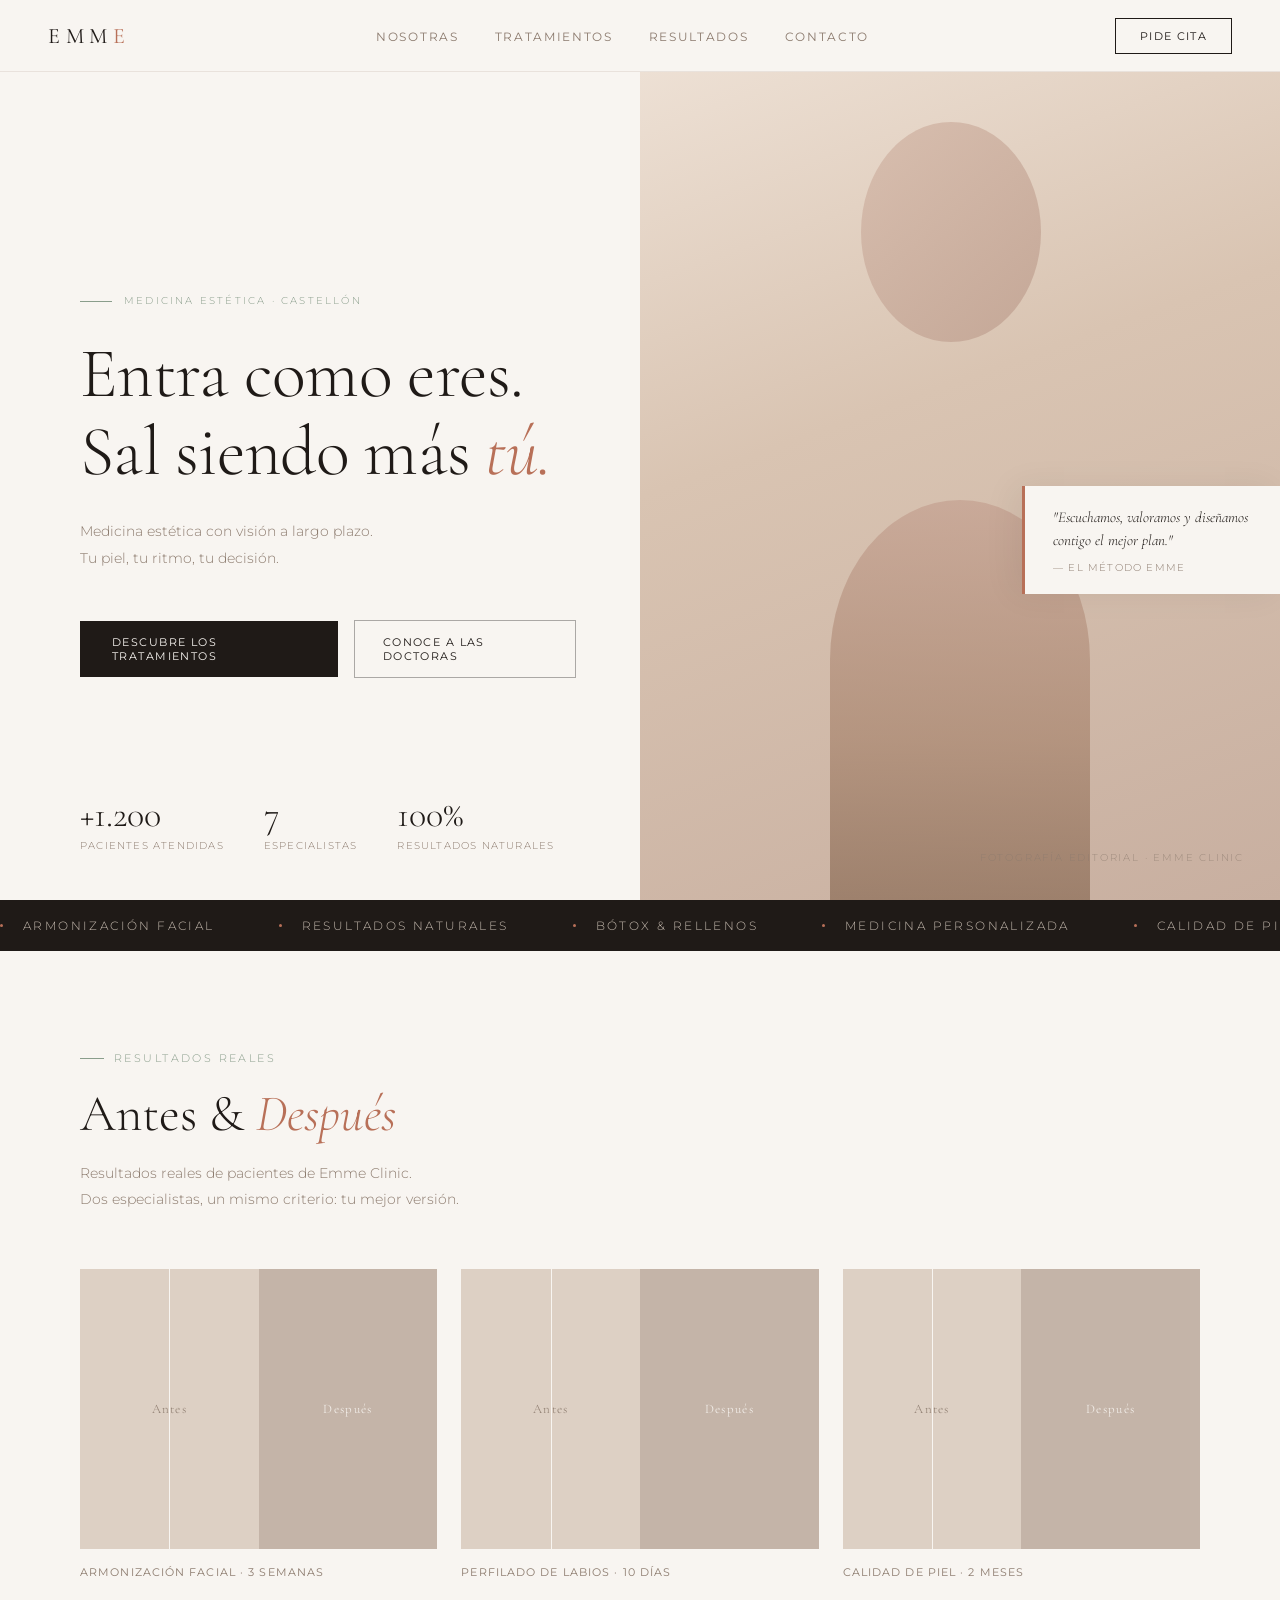
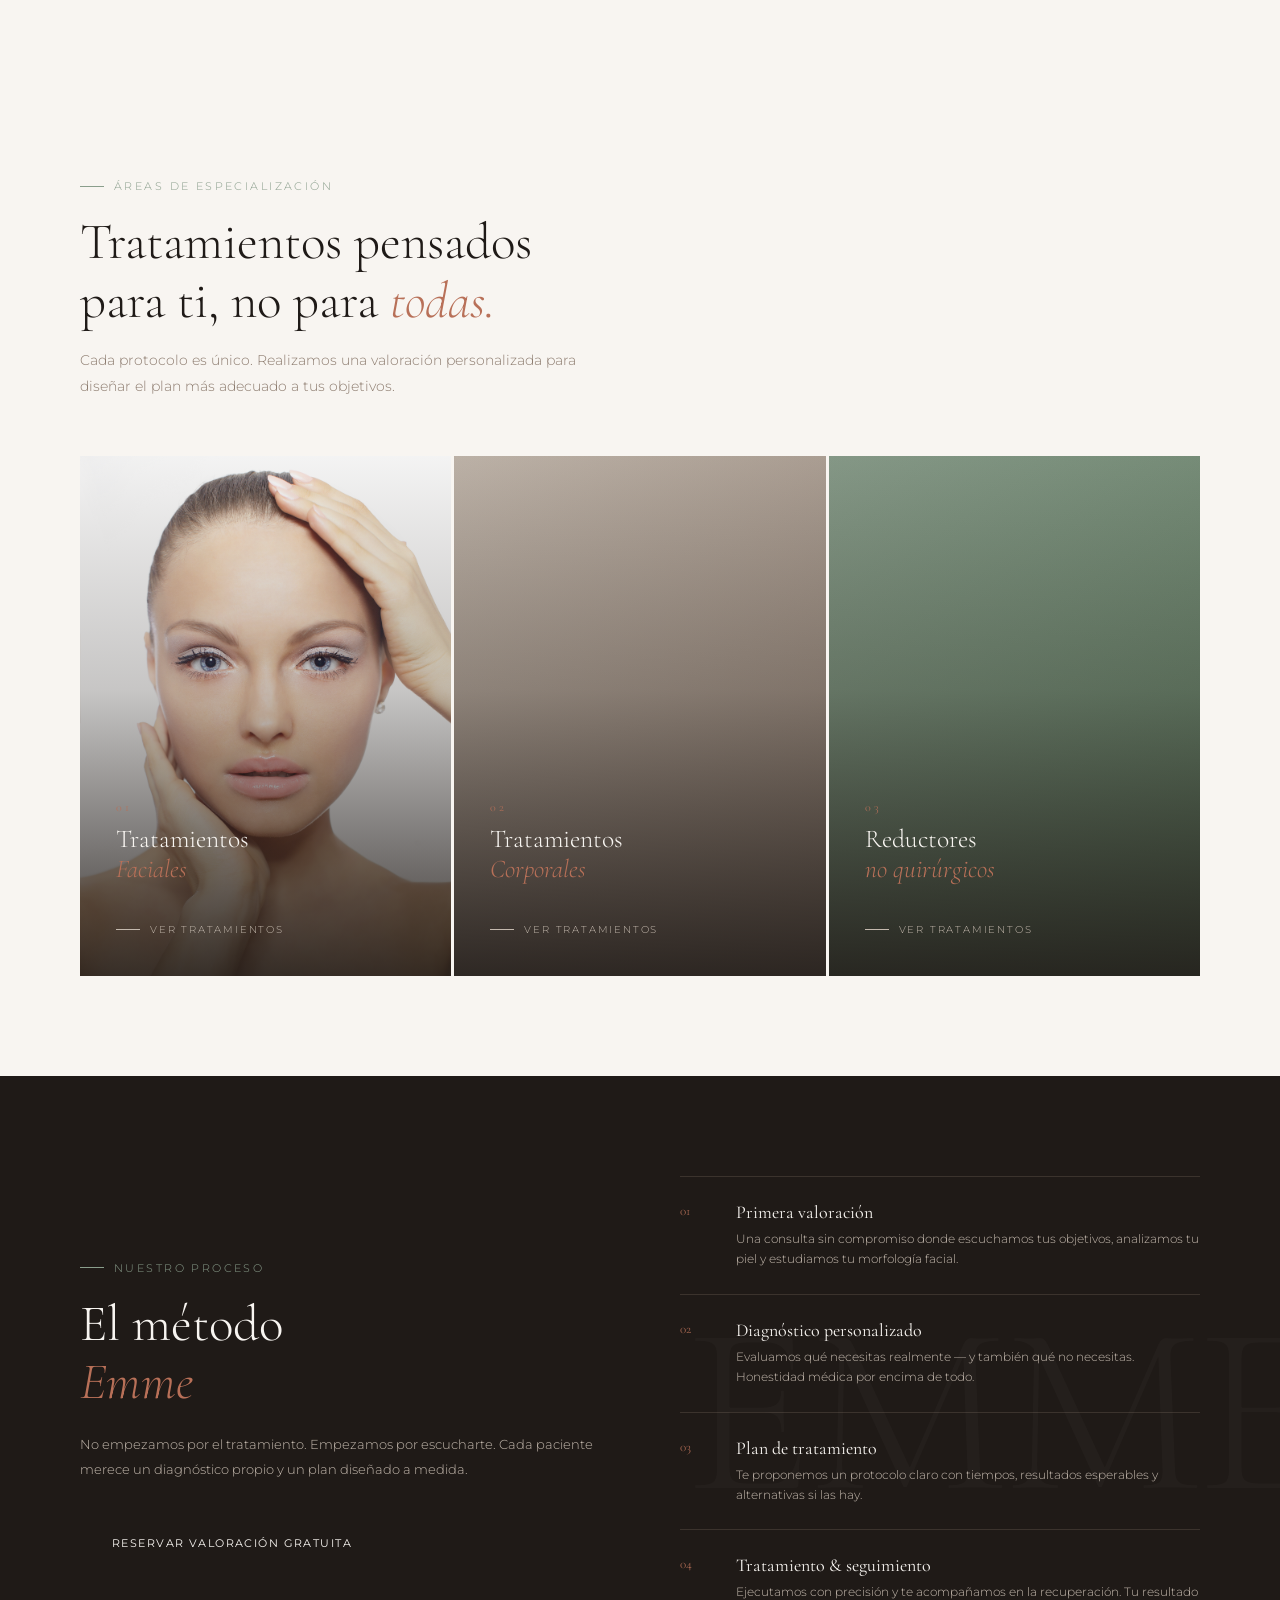
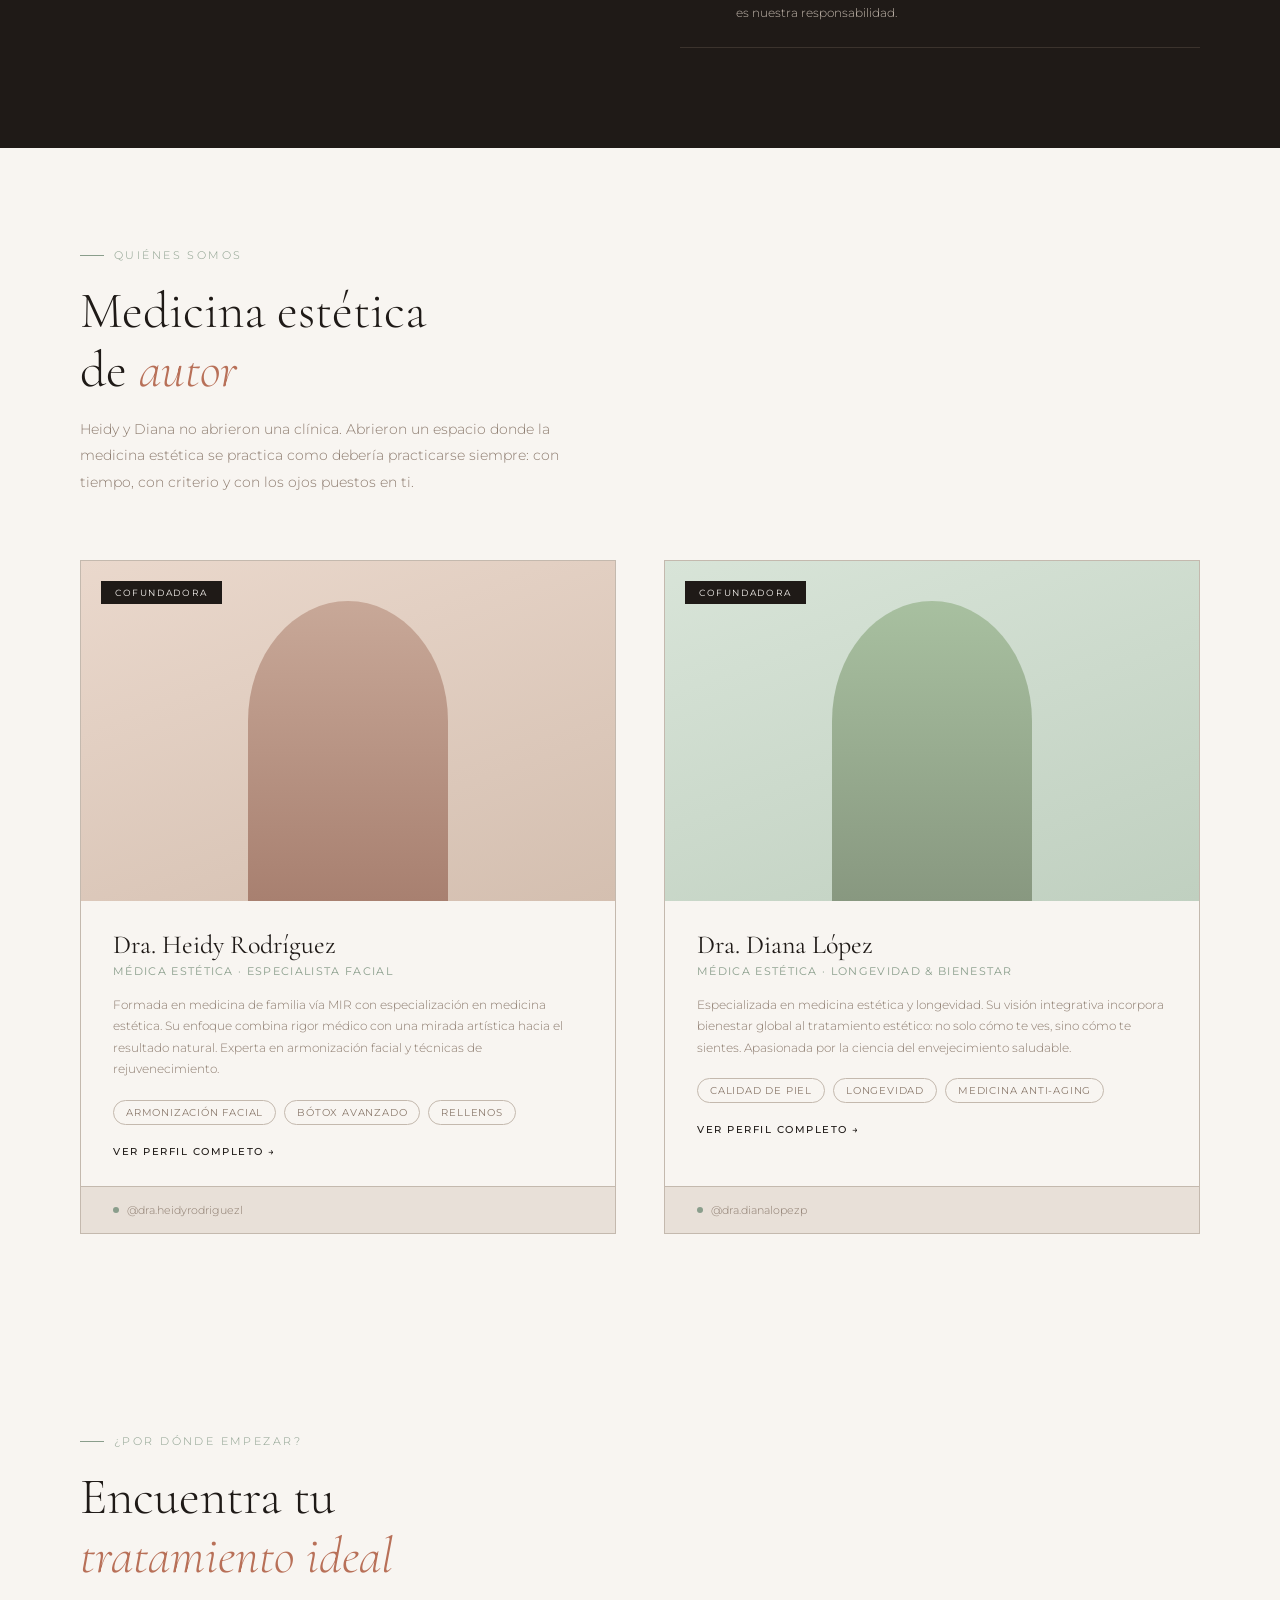
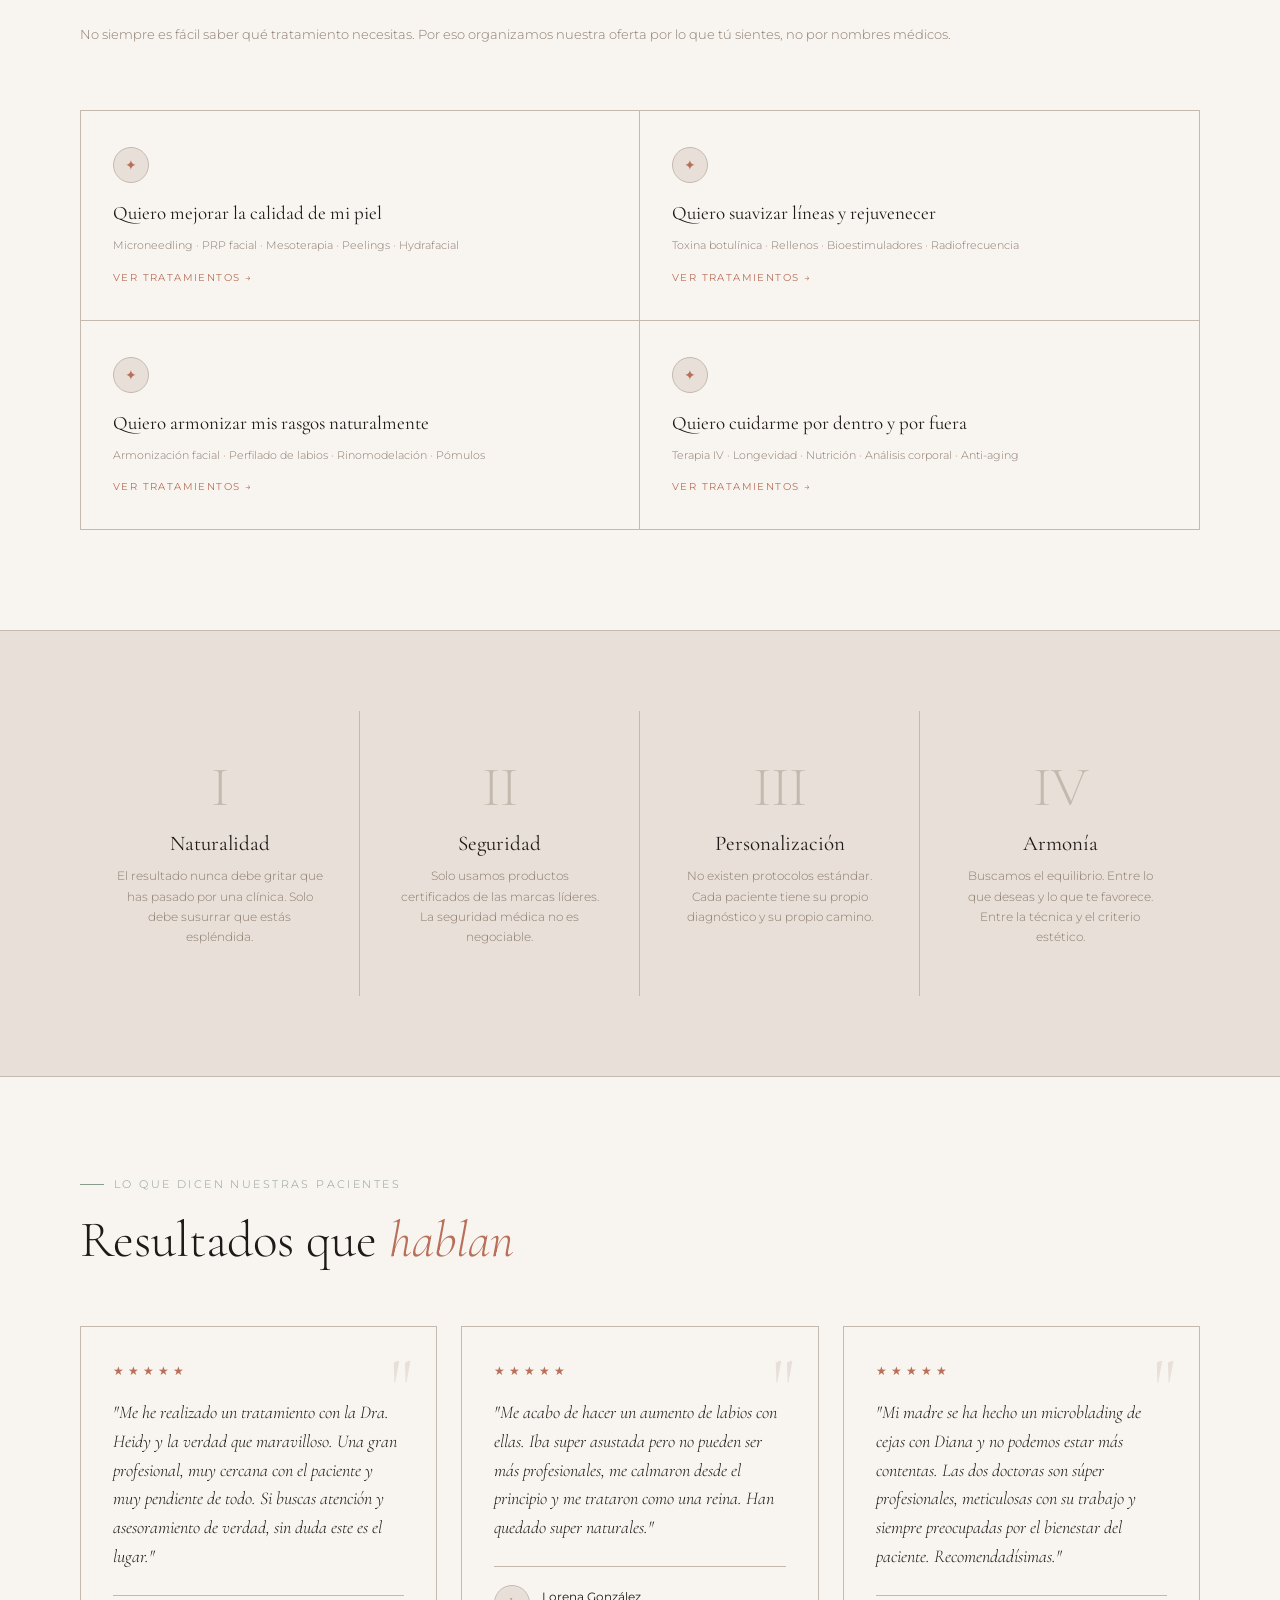
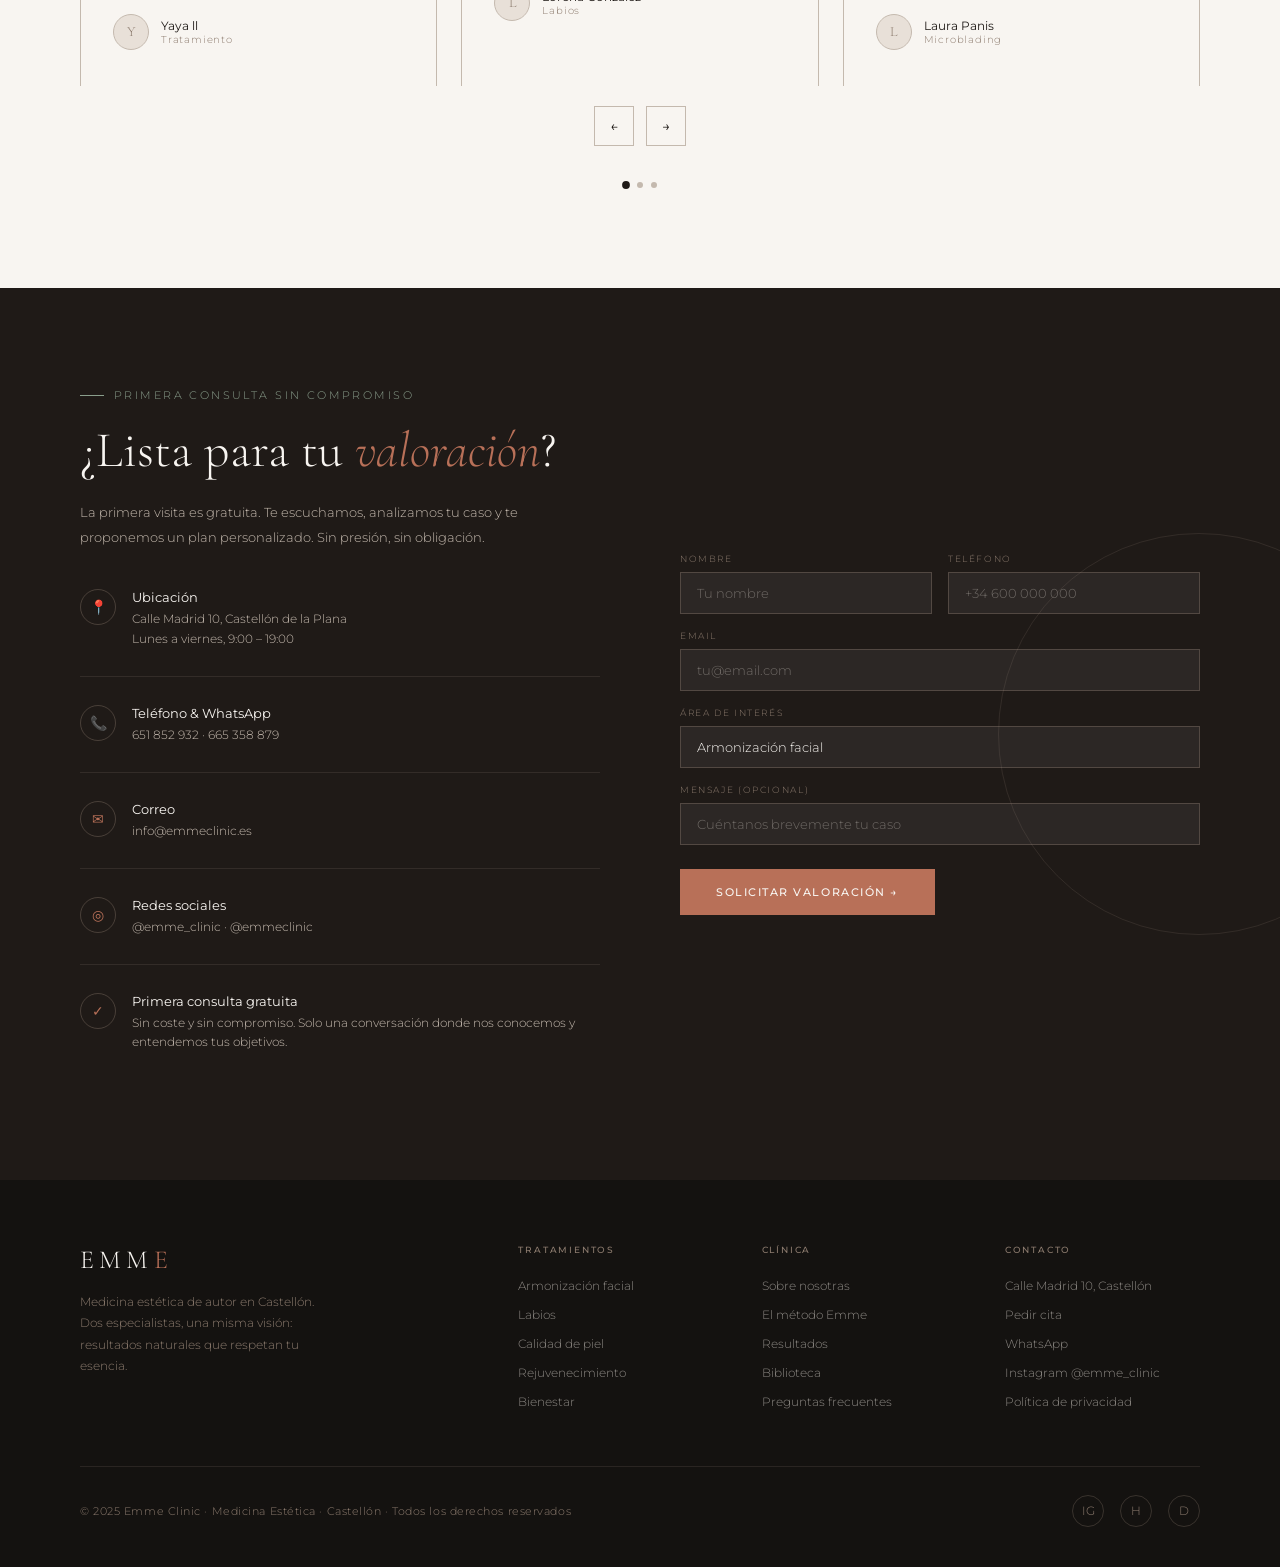
<file: index.html>
<!DOCTYPE html>
<html lang="es">
<head>
<meta charset="UTF-8">
<meta name="viewport" content="width=device-width, initial-scale=1.0">
<title>EMME CLINIC — Medicina Estética de Autor en Castellón de la Plana</title>
<meta name="description" content="Clínica de medicina estética en Castellón. Armonización facial, bótox, rellenos, calidad de piel y longevidad. Dra. Heidy Rodríguez y Dra. Diana López. Primera consulta gratuita.">
<meta name="keywords" content="clínica medicina estética Castellón, armonización facial Castellón, bótox Castellón, rellenos ácido hialurónico Castellón, microneedling Castellón, medicina estética natural Castellón">
<meta name="robots" content="index, follow">
<meta name="author" content="Emme Clinic">
<link rel="canonical" href="https://emmeclinic.es/">

<!-- Open Graph -->
<meta property="og:type" content="website">
<meta property="og:url" content="https://emmeclinic.es/">
<meta property="og:title" content="EMME CLINIC — Medicina Estética de Autor en Castellón">
<meta property="og:description" content="Medicina estética con criterio, escucha y resultados naturales. Armonización facial, bótox, calidad de piel y longevidad. Primera consulta gratuita en Castellón.">
<!-- TODO: Añadir imagen OG (1200x630px) -->
<meta property="og:image" content="https://emmeclinic.es/img/og-home.jpg">
<meta property="og:locale" content="es_ES">
<meta property="og:site_name" content="Emme Clinic">

<!-- Twitter Card -->
<meta name="twitter:card" content="summary_large_image">
<meta name="twitter:title" content="EMME CLINIC — Medicina Estética de Autor en Castellón">
<meta name="twitter:description" content="Medicina estética con criterio, escucha y resultados naturales. Primera consulta gratuita.">
<!-- TODO: Añadir imagen Twitter -->
<meta name="twitter:image" content="https://emmeclinic.es/img/og-home.jpg">

<!-- Schema.org: MedicalClinic -->
<script type="application/ld+json">
{
  "@context": "https://schema.org",
  "@type": "MedicalClinic",
  "name": "Emme Clinic",
  "description": "Clínica de medicina estética de autor en Castellón de la Plana. Armonización facial, bótox, rellenos, calidad de piel, tratamientos corporales y medicina de longevidad.",
  "url": "https://emmeclinic.es",
  "telephone": "+34600000000",
  "address": {
    "@type": "PostalAddress",
    "streetAddress": "Calle Madrid 10",
    "addressLocality": "Castellón de la Plana",
    "addressRegion": "Comunidad Valenciana",
    "postalCode": "12001",
    "addressCountry": "ES"
  },
  "geo": {
    "@type": "GeoCoordinates",
    "latitude": "39.9864",
    "longitude": "-0.0513"
  },
  "openingHoursSpecification": [
    {
      "@type": "OpeningHoursSpecification",
      "dayOfWeek": ["Monday","Tuesday","Wednesday","Thursday","Friday"],
      "opens": "09:00",
      "closes": "19:00"
    }
  ],
  "sameAs": [
    "https://www.instagram.com/emme_clinic/"
  ],
  "medicalSpecialty": "Aesthetic Medicine",
  "availableService": [
    {"@type": "MedicalProcedure", "name": "Armonización facial"},
    {"@type": "MedicalProcedure", "name": "Toxina botulínica (Bótox)"},
    {"@type": "MedicalProcedure", "name": "Rellenos de ácido hialurónico"},
    {"@type": "MedicalProcedure", "name": "Microneedling"},
    {"@type": "MedicalProcedure", "name": "PRP facial"},
    {"@type": "MedicalProcedure", "name": "Mesoterapia facial"},
    {"@type": "MedicalProcedure", "name": "Terapia IV vitamínica"},
    {"@type": "MedicalProcedure", "name": "Depilación láser"}
  ]
}
</script>

<!-- Schema.org: Physicians -->
<script type="application/ld+json">
[
  {
    "@context": "https://schema.org",
    "@type": "Physician",
    "name": "Dra. Heidy Rodríguez",
    "description": "Especialista en armonización facial, bótox avanzado y rellenos. Formación en medicina de familia vía MIR con especialización en medicina estética.",
    "worksFor": {"@type": "MedicalClinic", "name": "Emme Clinic"},
    "sameAs": ["https://www.instagram.com/dra.heidyrodriguezl/"],
    "medicalSpecialty": "Aesthetic Medicine"
  },
  {
    "@context": "https://schema.org",
    "@type": "Physician",
    "name": "Dra. Diana López",
    "description": "Especialista en calidad de piel, longevidad y medicina anti-aging. Enfoque integrativo que combina estética y bienestar global.",
    "worksFor": {"@type": "MedicalClinic", "name": "Emme Clinic"},
    "sameAs": ["https://www.instagram.com/dra.dianalopezp/"],
    "medicalSpecialty": "Aesthetic Medicine"
  }
]
</script>
<link href="https://fonts.googleapis.com/css2?family=Cormorant+Garamond:ital,wght@0,300;0,400;0,500;1,300;1,400&family=Montserrat:wght@300;400;500;600&display=swap" rel="stylesheet">
<style>
  :root {
    --crema: #F8F5F1;
    --marfil: #E8E0D8;
    --arena: #C4B9AE;
    --topo: #8C7B6E;
    --salvia: #8A9E8C;
    --burdeos: #7A4A38;
    --carbon: #1F1A17;
    --blanco: #F8F5F1;
    --gold: #B87058;
    --font-display: 'Cormorant Garamond', serif;
    --font-body: 'Montserrat', sans-serif;
  }

  * { margin: 0; padding: 0; box-sizing: border-box; }

  html { scroll-behavior: smooth; }

  body {
    background: var(--blanco);
    color: var(--carbon);
    font-family: var(--font-body);
    font-weight: 300;
    overflow-x: hidden;
  }

  /* ─── NAV ─── */
  nav {
    position: fixed; top: 0; left: 0; right: 0; z-index: 100;
    display: flex; align-items: center; justify-content: space-between;
    padding: 0 48px;
    height: 72px;
    background: rgba(248, 245, 241, 0.92);
    backdrop-filter: blur(12px);
    border-bottom: 0.5px solid rgba(168,149,133,0.2);
  }

  .nav-logo {
    font-family: var(--font-display);
    font-size: 22px;
    font-weight: 400;
    letter-spacing: 0.25em;
    color: var(--carbon);
    text-decoration: none;
  }
  .nav-logo span { color: var(--gold); }

  .nav-links {
    display: flex; gap: 36px; list-style: none;
  }
  .nav-links a {
    font-size: 12px; letter-spacing: 0.14em; text-transform: uppercase;
    color: var(--topo); text-decoration: none; font-weight: 400;
    transition: color .25s;
  }
  .nav-links a:hover { color: var(--carbon); }

  .nav-cta {
    font-size: 11px; letter-spacing: 0.12em; text-transform: uppercase;
    padding: 10px 24px; border: 0.5px solid var(--carbon);
    background: transparent; color: var(--carbon); cursor: pointer;
    font-family: var(--font-body); font-weight: 400;
    transition: all .25s; text-decoration: none;
  }
  .nav-cta:hover { background: var(--carbon); color: var(--blanco); }

  /* ─── HERO ─── */
  .hero {
    height: 100vh; min-height: 700px;
    display: grid; grid-template-columns: 1fr 1fr;
    padding-top: 72px;
    position: relative;
    overflow: hidden;
  }

  .hero-left {
    display: flex; flex-direction: column; justify-content: center;
    padding: 80px 64px 80px 80px;
    position: relative; z-index: 2;
  }

  .hero-tag {
    font-size: 10px; letter-spacing: 0.22em; text-transform: uppercase;
    color: var(--salvia); margin-bottom: 28px;
    display: flex; align-items: center; gap: 12px;
  }
  .hero-tag::before {
    content: ''; display: block; width: 32px; height: 0.5px; background: var(--salvia);
  }

  .hero-title {
    font-family: var(--font-display);
    font-size: clamp(46px, 5.5vw, 72px);
    font-weight: 300; line-height: 1.1;
    color: var(--carbon); margin-bottom: 28px;
    letter-spacing: -0.01em;
  }
  .hero-title em {
    font-style: italic; color: var(--gold);
  }

  .hero-sub {
    font-size: 14px; color: var(--topo); line-height: 1.9;
    max-width: 380px; margin-bottom: 48px; font-weight: 300;
  }

  .hero-actions { display: flex; gap: 16px; align-items: center; }

  .btn-primary {
    font-size: 11px; letter-spacing: 0.13em; text-transform: uppercase;
    padding: 14px 32px; background: var(--carbon); color: var(--blanco);
    border: none; cursor: pointer; font-family: var(--font-body);
    font-weight: 400; transition: all .3s; text-decoration: none; display: inline-block;
  }
  .btn-primary:hover { background: var(--burdeos); }

  .btn-ghost {
    font-size: 11px; letter-spacing: 0.13em; text-transform: uppercase;
    padding: 14px 28px; background: transparent; color: var(--carbon);
    border: 0.5px solid rgba(30,26,24,0.35); cursor: pointer;
    font-family: var(--font-body); font-weight: 400;
    transition: all .3s; text-decoration: none; display: inline-block;
  }
  .btn-ghost:hover { border-color: var(--carbon); }

  .hero-right {
    position: relative; overflow: hidden;
    background: var(--marfil);
  }

  .hero-img-placeholder {
    width: 100%; height: 100%;
    background: linear-gradient(160deg, #EDE0D4 0%, #D9C4B2 40%, #C8AFA0 100%);
    display: flex; flex-direction: column;
    align-items: center; justify-content: center;
    position: relative;
  }

  /* Foto simulada con formas abstractas */
  .hero-silhouette {
    width: 260px; height: 400px;
    background: linear-gradient(180deg, #C4A090 0%, #A8856E 60%, #8A6B55 100%);
    border-radius: 50% 50% 0 0 / 40% 40% 0 0;
    position: absolute; bottom: 0; left: 50%; transform: translateX(-50%);
    opacity: 0.7;
  }
  .hero-oval {
    width: 180px; height: 220px;
    background: linear-gradient(135deg, #D4B8A8 0%, #BFA090 100%);
    border-radius: 50%;
    position: absolute; top: 50px; left: 50%; transform: translateX(-55%);
    opacity: 0.8;
  }

  .hero-img-label {
    position: absolute; bottom: 36px; right: 36px;
    font-size: 10px; letter-spacing: 0.18em; text-transform: uppercase;
    color: var(--topo); opacity: 0.7;
  }

  .hero-stats {
    position: absolute; bottom: 48px; left: 80px;
    display: flex; gap: 40px;
  }
  .stat-item { }
  .stat-num {
    font-family: var(--font-display); font-size: 36px; font-weight: 300;
    color: var(--carbon); line-height: 1;
  }
  .stat-label {
    font-size: 10px; letter-spacing: 0.12em; text-transform: uppercase;
    color: var(--topo); margin-top: 6px;
  }

  .hero-badge {
    position: absolute; top: 50%; right: -1px;
    transform: translateY(-50%);
    background: var(--blanco);
    padding: 20px 28px;
    border-left: 3px solid var(--gold);
    z-index: 3;
    box-shadow: -8px 0 32px rgba(0,0,0,0.06);
  }
  .hero-badge p {
    font-family: var(--font-display); font-size: 15px; font-style: italic;
    color: var(--carbon); line-height: 1.5; max-width: 200px;
  }
  .hero-badge span {
    font-size: 10px; letter-spacing: 0.12em; text-transform: uppercase;
    color: var(--topo); margin-top: 10px; display: block;
  }

  /* ─── TAGLINE STRIP ─── */
  .strip {
    background: var(--carbon);
    padding: 18px 0;
    overflow: hidden;
  }
  .strip-inner {
    display: flex; gap: 64px;
    animation: marquee 28s linear infinite;
    white-space: nowrap;
  }
  @keyframes marquee {
    from { transform: translateX(0); }
    to { transform: translateX(-50%); }
  }
  @media (max-width: 900px) {
    .strip-inner { animation-duration: 14s; }
  }
  .strip-item {
    font-size: 12px; letter-spacing: 0.2em; text-transform: uppercase;
    color: var(--arena); display: flex; align-items: center; gap: 20px;
    flex-shrink: 0;
  }
  .strip-dot {
    width: 3px; height: 3px; border-radius: 50%; background: var(--gold);
  }

  /* ─── ESPECIALIDADES ─── */
  .section { padding: 100px 80px; }
  .section-sm { padding: 72px 80px; }

  .label-tag {
    font-size: 11px; letter-spacing: 0.22em; text-transform: uppercase;
    color: var(--salvia); margin-bottom: 20px;
    display: flex; align-items: center; gap: 10px;
  }
  .label-tag::before {
    content: ''; display: block; width: 24px; height: 0.5px; background: var(--salvia);
  }

  .section-title {
    font-family: var(--font-display); font-size: clamp(34px, 4vw, 54px);
    font-weight: 300; line-height: 1.15; color: var(--carbon);
    margin-bottom: 16px;
  }
  .section-title em { font-style: italic; color: var(--gold); }

  .section-sub {
    font-size: 14px; color: var(--topo); line-height: 1.9; max-width: 520px;
    margin-bottom: 56px; font-weight: 300;
  }

  /* Especialidades grid */
  .esp-grid {
    display: grid; grid-template-columns: repeat(4, 1fr); gap: 0;
    border: 0.5px solid var(--arena);
    margin-top: 56px;
  }

  .esp-card {
    padding: 40px 32px;
    border-right: 0.5px solid var(--arena);
    position: relative; overflow: hidden;
    cursor: pointer; transition: background .3s;
  }
  .esp-card:last-child { border-right: none; }
  .esp-card:hover { background: var(--marfil); }

  /* ─── Facial card: foto de fondo ─── */
  .esp-card:first-child {
    background-image: url('Fotos_tratamientos/foto_facial.jpg');
    background-size: cover; background-position: center top;
  }
  .esp-card:first-child::before {
    content: ''; position: absolute; inset: 0;
    background: rgba(248, 245, 241, 0.82); z-index: 0;
    transition: background .3s;
  }
  .esp-card:first-child:hover::before { background: rgba(232, 224, 216, 0.80); }
  .esp-card:first-child > * { position: relative; z-index: 1; }

  .esp-number {
    font-family: var(--font-display); font-size: 48px; font-weight: 300;
    color: var(--arena); line-height: 1; margin-bottom: 20px;
  }

  .esp-name {
    font-family: var(--font-display); font-size: 22px; font-weight: 400;
    color: var(--carbon); margin-bottom: 12px;
  }

  .esp-list {
    list-style: none; padding: 0;
  }
  .esp-list li {
    font-size: 11px; color: var(--topo); padding: 5px 0;
    border-bottom: 0.5px solid var(--arena);
    font-weight: 300; letter-spacing: 0.02em;
    display: flex; align-items: center; gap: 8px;
  }
  .esp-list li::before { content: '—'; color: var(--gold); font-size: 10px; }
  .esp-list li:last-child { border-bottom: none; }

  .esp-arrow {
    position: absolute; bottom: 28px; right: 28px;
    font-size: 18px; color: var(--arena); transition: all .3s;
  }
  .esp-card:hover .esp-arrow { color: var(--gold); transform: translate(4px, -4px); }

  /* ─── TRATAMIENTOS BLOQUES ─── */
  .trat-blocks {
    display: grid; grid-template-columns: repeat(3, 1fr);
    gap: 3px; margin-top: 52px;
  }
  .trat-block {
    position: relative; height: 520px; overflow: hidden;
    text-decoration: none; display: block;
  }
  .trat-block-img {
    position: absolute; inset: 0;
    background: var(--marfil); background-size: cover; background-position: center;
    transition: transform .7s ease;
  }
  .trat-block:hover .trat-block-img { transform: scale(1.06); }
  .trat-block-overlay {
    position: absolute; inset: 0;
    background: linear-gradient(to top, rgba(31,26,23,0.88) 0%, rgba(31,26,23,0.25) 55%, rgba(31,26,23,0.05) 100%);
    transition: background .4s;
  }
  .trat-block:hover .trat-block-overlay {
    background: linear-gradient(to top, rgba(31,26,23,0.92) 0%, rgba(31,26,23,0.45) 60%, rgba(31,26,23,0.15) 100%);
  }
  .trat-block-content {
    position: absolute; bottom: 0; left: 0; right: 0; padding: 40px 36px;
  }
  .trat-block-num {
    font-family: var(--font-display); font-size: 12px;
    letter-spacing: 0.25em; color: var(--gold); display: block; margin-bottom: 10px;
  }
  .trat-block-title {
    font-family: var(--font-display); font-size: clamp(22px, 2vw, 32px);
    font-weight: 300; color: var(--crema); line-height: 1.2; margin-bottom: 18px;
  }
  .trat-block-title em { font-style: italic; color: var(--gold); }
  .trat-block-tags {
    display: flex; flex-wrap: wrap; gap: 6px; margin-bottom: 20px;
    max-height: 0; overflow: hidden; transition: max-height .4s ease, opacity .4s;
    opacity: 0;
  }
  .trat-block:hover .trat-block-tags { max-height: 120px; opacity: 1; }
  .trat-block-tag {
    font-size: 9px; letter-spacing: 0.16em; text-transform: uppercase;
    color: var(--arena); border: 0.5px solid rgba(196,185,174,0.35);
    padding: 4px 10px;
  }
  .trat-block-cta {
    font-size: 10px; letter-spacing: 0.18em; text-transform: uppercase;
    color: var(--arena); display: flex; align-items: center; gap: 10px;
    transition: color .3s;
  }
  .trat-block:hover .trat-block-cta { color: var(--gold); }
  .trat-block-cta::before { content: ''; display: block; width: 24px; height: 0.5px; background: currentColor; }

  /* ─── MÉTODO EMME ─── */
  .metodo-section {
    padding: 100px 80px;
    background: var(--carbon); color: var(--crema);
    position: relative; overflow: hidden;
  }

  .metodo-section::before {
    content: 'EMME';
    font-family: var(--font-display); font-size: 240px; font-weight: 300;
    color: rgba(255,255,255,0.025);
    position: absolute; top: 50%; right: -40px; transform: translateY(-50%);
    letter-spacing: -0.02em; line-height: 1; pointer-events: none;
  }

  .metodo-grid {
    display: grid; grid-template-columns: 1fr 1fr; gap: 80px;
    align-items: center;
  }

  .metodo-label { color: var(--salvia); }
  .metodo-label::before { background: var(--salvia); }

  .metodo-title {
    font-family: var(--font-display); font-size: clamp(34px, 4vw, 52px);
    font-weight: 300; color: var(--crema); margin-bottom: 20px; line-height: 1.15;
  }
  .metodo-title em { font-style: italic; color: var(--gold); }

  .metodo-desc {
    font-size: 13px; color: var(--arena); line-height: 1.9; margin-bottom: 40px;
    font-weight: 300;
  }

  .metodo-steps {
    display: flex; flex-direction: column; gap: 0;
  }

  .step {
    display: flex; gap: 28px; padding: 24px 0;
    border-bottom: 0.5px solid rgba(168,149,133,0.2);
    position: relative;
  }
  .step:first-child { border-top: 0.5px solid rgba(168,149,133,0.2); }

  .step-num {
    font-family: var(--font-display); font-size: 13px; font-weight: 300;
    color: var(--gold); min-width: 28px; padding-top: 2px;
  }

  .step-content h4 {
    font-family: var(--font-display); font-size: 18px; font-weight: 400;
    color: var(--crema); margin-bottom: 6px;
  }
  .step-content p {
    font-size: 12px; color: var(--arena); line-height: 1.7; font-weight: 300;
  }

  /* ─── FUNDADORAS ─── */
  .fundadoras-section {
    padding: 100px 80px;
    background: var(--crema);
  }

  .fundadoras-grid {
    display: grid; grid-template-columns: 1fr 1fr; gap: 48px; margin-top: 64px;
  }

  .dra-card {
    display: grid; grid-template-rows: auto 1fr auto;
    border: 0.5px solid var(--arena); overflow: hidden;
    cursor: pointer; transition: all .3s;
    position: relative;
  }
  .dra-card:hover { box-shadow: 0 24px 64px rgba(0,0,0,0.08); }
  /* Stretched link — toda la card es clicable */
  .dra-link::after {
    content: ''; position: absolute; inset: 0; z-index: 0;
  }
  .dra-footer { position: relative; z-index: 1; }

  .dra-photo {
    height: 340px;
    position: relative; overflow: hidden;
  }

  .dra-photo-bg {
    width: 100%; height: 100%;
    display: flex; align-items: flex-end; justify-content: center;
    padding-bottom: 0;
  }

  .dra-silhouette {
    width: 200px; height: 300px;
    border-radius: 50% 50% 0 0 / 40% 40% 0 0;
    margin-bottom: 0;
  }

  .dra-tag {
    position: absolute; top: 20px; left: 20px;
    background: var(--carbon); color: var(--crema);
    font-size: 9px; letter-spacing: 0.18em; text-transform: uppercase;
    padding: 6px 14px; font-weight: 400;
  }

  .dra-info {
    padding: 28px 32px;
  }

  .dra-name {
    font-family: var(--font-display); font-size: 26px; font-weight: 400;
    color: var(--carbon); margin-bottom: 4px;
  }

  .dra-role {
    font-size: 11px; letter-spacing: 0.12em; text-transform: uppercase;
    color: var(--salvia); margin-bottom: 16px; font-weight: 400;
  }

  .dra-bio {
    font-size: 12px; color: var(--topo); line-height: 1.8; font-weight: 300;
    margin-bottom: 20px;
  }

  .dra-tags {
    display: flex; gap: 8px; flex-wrap: wrap; margin-bottom: 20px;
  }
  .dra-pill {
    font-size: 10px; letter-spacing: 0.08em; text-transform: uppercase;
    padding: 5px 12px; border: 0.5px solid var(--arena);
    color: var(--topo); font-weight: 400;
    border-radius: 20px;
  }

  .dra-link {
    font-size: 10px; letter-spacing: 0.15em; text-transform: uppercase;
    color: var(--carbon); text-decoration: none; font-weight: 500;
    display: flex; align-items: center; gap: 8px; transition: gap .25s;
  }
  .dra-link:hover { gap: 14px; }

  .dra-footer {
    padding: 16px 32px;
    background: var(--marfil);
    border-top: 0.5px solid var(--arena);
    display: flex; align-items: center; justify-content: space-between;
  }

  .dra-insta {
    font-size: 11px; color: var(--topo); font-weight: 300;
    text-decoration: none; display: flex; align-items: center; gap: 8px;
  }
  .insta-dot {
    width: 6px; height: 6px; border-radius: 50%; background: var(--salvia);
  }

  /* ─── DIAGNÓSTICO POR NECESIDAD ─── */
  .necesidad-section {
    padding: 100px 80px;
    background: var(--blanco);
  }

  .nec-header {
    display: flex; flex-direction: column; gap: 20px;
    margin-bottom: 64px;
  }

  .nec-grid {
    display: grid; grid-template-columns: repeat(2, 1fr); gap: 0;
    border: 0.5px solid var(--arena);
  }

  .nec-item {
    padding: 36px 32px;
    border-right: 0.5px solid var(--arena);
    border-bottom: 0.5px solid var(--arena);
    cursor: pointer; transition: background .3s;
    position: relative;
  }
  .nec-item:nth-child(2n) { border-right: none; }
  .nec-item:nth-child(3), .nec-item:nth-child(4) { border-bottom: none; }
  .nec-item:hover { background: var(--crema); }

  .nec-icon {
    width: 36px; height: 36px; border-radius: 50%;
    background: var(--marfil); border: 0.5px solid var(--arena);
    display: flex; align-items: center; justify-content: center;
    font-size: 14px; margin-bottom: 18px;
    color: var(--gold);
  }

  .nec-q {
    font-family: var(--font-display); font-size: 19px; font-weight: 400;
    color: var(--carbon); margin-bottom: 10px; line-height: 1.3;
  }

  .nec-tratamientos {
    font-size: 11px; color: var(--topo); line-height: 1.7; font-weight: 300;
  }

  .nec-cta {
    font-size: 10px; letter-spacing: 0.14em; text-transform: uppercase;
    color: var(--gold); margin-top: 16px; display: block;
    font-weight: 400;
  }

  /* ─── FILOSOFÍA PILARES ─── */
  .filosofia-section {
    padding: 80px;
    background: var(--marfil);
    display: grid; grid-template-columns: repeat(4,1fr); gap: 0;
    border-top: 0.5px solid var(--arena);
    border-bottom: 0.5px solid var(--arena);
  }

  .pilar {
    padding: 48px 36px;
    border-right: 0.5px solid var(--arena);
    text-align: center;
  }
  .pilar:last-child { border-right: none; }

  .pilar-num {
    font-family: var(--font-display); font-size: 56px; font-weight: 300;
    color: var(--arena); line-height: 1; margin-bottom: 16px;
  }

  .pilar-name {
    font-family: var(--font-display); font-size: 21px; font-weight: 400;
    color: var(--carbon); margin-bottom: 10px;
  }

  .pilar-desc {
    font-size: 12px; color: var(--topo); line-height: 1.7; font-weight: 300;
  }

  /* ─── TESTIMONIOS CARRUSEL ─── */
  .testi-section {
    padding: 100px 80px; background: var(--blanco); overflow: hidden;
  }
  .testi-carousel-wrap { position: relative; margin-top: 56px; }
  .testi-track-outer { overflow: hidden; }
  .testi-track {
    display: flex;
    transition: transform 0.6s cubic-bezier(0.25, 0.46, 0.45, 0.94);
    will-change: transform;
  }
  .testi-card {
    padding: 36px 32px;
    border: 0.5px solid var(--arena); position: relative;
    flex: 0 0 calc(33.333% - 16px);
    margin-right: 24px;
    box-sizing: border-box;
  }

  .testi-stars {
    color: var(--gold); font-size: 12px; letter-spacing: 4px; margin-bottom: 20px;
  }

  .testi-text {
    font-family: var(--font-display); font-size: 18px; font-style: italic;
    font-weight: 300; color: var(--carbon); line-height: 1.6; margin-bottom: 24px;
  }

  .testi-footer {
    display: flex; align-items: center; gap: 12px;
    border-top: 0.5px solid var(--arena); padding-top: 18px;
  }

  .testi-avatar {
    width: 36px; height: 36px; border-radius: 50%;
    background: var(--marfil); border: 0.5px solid var(--arena);
    display: flex; align-items: center; justify-content: center;
    font-family: var(--font-display); font-size: 14px; color: var(--topo);
  }

  .testi-name { font-size: 12px; font-weight: 400; color: var(--carbon); }
  .testi-tratamiento { font-size: 10px; color: var(--topo); letter-spacing: 0.08em; }

  .quote-mark {
    position: absolute; top: 20px; right: 24px;
    font-family: var(--font-display); font-size: 80px; font-weight: 300;
    color: var(--marfil); line-height: 1;
  }

  .testi-dots {
    display: flex; justify-content: center; gap: 8px; margin-top: 36px;
  }
  .testi-dot {
    width: 6px; height: 6px; border-radius: 50%;
    background: var(--arena); cursor: pointer;
    transition: background .3s, transform .3s;
    border: none; padding: 0;
  }
  .testi-dot.active { background: var(--carbon); transform: scale(1.3); }
  .testi-arrows {
    display: flex; justify-content: center; gap: 12px; margin-top: 20px;
  }
  .testi-arrow {
    width: 40px; height: 40px; border: 0.5px solid var(--arena);
    background: transparent; cursor: pointer; display: flex;
    align-items: center; justify-content: center;
    font-family: var(--font-body); font-size: 14px; color: var(--carbon);
    transition: all .25s;
  }
  .testi-arrow:hover { background: var(--carbon); color: var(--blanco); border-color: var(--carbon); }

  /* ─── ANTES / DESPUÉS ─── */
  .resultados-section {
    padding: 100px 80px; background: var(--crema);
  }

  .ab-grid {
    display: grid; grid-template-columns: repeat(3,1fr); gap: 24px; margin-top: 56px;
  }

  .ab-card {
    position: relative; overflow: hidden; cursor: pointer;
  }

  .ab-image {
    height: 280px;
    display: flex; overflow: hidden;
  }

  .ab-before, .ab-after {
    flex: 1; display: flex; align-items: center; justify-content: center;
    font-family: var(--font-display); font-size: 13px; letter-spacing: 0.1em;
    font-weight: 300; position: relative;
  }

  .ab-before {
    background: #DDD0C4;
    color: var(--topo);
  }

  .ab-after {
    background: #C4B4A8;
    color: var(--blanco);
  }

  .ab-divider {
    width: 1px; background: var(--blanco);
    position: absolute; left: 50%; top: 0; bottom: 0;
    z-index: 2;
  }

  .ab-tag {
    padding: 16px 0 0;
    font-size: 11px; letter-spacing: 0.1em; text-transform: uppercase;
    color: var(--topo); font-weight: 400;
  }

  /* ─── BLOG / BIBLIOTECA ─── */
  .blog-section {
    padding: 100px 80px; background: var(--blanco);
  }

  .blog-grid {
    display: grid; grid-template-columns: 2fr 1fr 1fr; gap: 24px;
    margin-top: 56px;
  }

  .blog-card {
    cursor: pointer; overflow: hidden; border: 0.5px solid var(--arena);
    transition: all .3s;
  }
  .blog-card:hover { box-shadow: 0 16px 40px rgba(0,0,0,0.07); }

  .blog-img {
    height: 220px;
    background: var(--marfil);
    display: flex; align-items: center; justify-content: center;
    font-family: var(--font-display); font-size: 13px;
    color: var(--topo); position: relative; overflow: hidden;
  }

  .blog-card.featured .blog-img { height: 320px; }

  .blog-img-pattern {
    position: absolute; inset: 0;
    background: repeating-linear-gradient(
      45deg, transparent, transparent 24px,
      rgba(168,149,133,0.08) 24px, rgba(168,149,133,0.08) 25px
    );
  }

  .blog-info { padding: 24px; }

  .blog-cat {
    font-size: 9px; letter-spacing: 0.2em; text-transform: uppercase;
    color: var(--salvia); margin-bottom: 10px; font-weight: 500;
  }

  .blog-title {
    font-family: var(--font-display); font-size: 19px; font-weight: 400;
    color: var(--carbon); line-height: 1.3; margin-bottom: 10px;
  }

  .blog-card.small .blog-title { font-size: 16px; }

  .blog-excerpt {
    font-size: 12px; color: var(--topo); line-height: 1.7; font-weight: 300;
    margin-bottom: 16px;
  }

  .blog-read {
    font-size: 10px; letter-spacing: 0.14em; text-transform: uppercase;
    color: var(--carbon); font-weight: 400; text-decoration: none;
    display: flex; align-items: center; gap: 8px;
    transition: gap .25s;
  }
  .blog-read:hover { gap: 14px; }

  /* ─── CTA RESERVA ─── */
  .reserva-section {
    padding: 100px 80px;
    background: var(--carbon); color: var(--crema);
    display: grid; grid-template-columns: 1fr 1fr; gap: 80px;
    align-items: center;
    position: relative; overflow: hidden;
  }

  .reserva-section::after {
    content: '';
    position: absolute; right: -120px; top: 50%; transform: translateY(-50%);
    width: 400px; height: 400px; border-radius: 50%;
    border: 0.5px solid rgba(168,149,133,0.15);
  }

  .reserva-title {
    font-family: var(--font-display); font-size: clamp(32px, 4vw, 50px);
    font-weight: 300; line-height: 1.15; margin-bottom: 20px;
  }
  .reserva-title em { font-style: italic; color: var(--gold); }

  .reserva-sub {
    font-size: 13px; color: var(--arena); line-height: 1.9; font-weight: 300;
    margin-bottom: 36px;
  }

  .form-grid { display: flex; flex-direction: column; gap: 16px; }

  .form-row { display: grid; grid-template-columns: 1fr 1fr; gap: 16px; }

  .form-field {
    display: flex; flex-direction: column; gap: 8px;
  }

  .form-label {
    font-size: 9px; letter-spacing: 0.18em; text-transform: uppercase;
    color: var(--topo);
  }

  .form-input, .form-select {
    background: rgba(255,255,255,0.06); border: 0.5px solid rgba(168,149,133,0.3);
    color: var(--crema); padding: 12px 16px; font-size: 13px;
    font-family: var(--font-body); font-weight: 300; outline: none;
    transition: border-color .25s;
    -webkit-appearance: none;
  }
  .form-input::placeholder { color: rgba(237,232,224,0.35); }
  .form-input:focus, .form-select:focus { border-color: var(--gold); }
  .form-select option { background: var(--carbon); }

  .form-submit {
    padding: 16px 36px; background: var(--gold); border: none;
    color: var(--blanco); font-size: 11px; letter-spacing: 0.14em;
    text-transform: uppercase; cursor: pointer; font-family: var(--font-body);
    font-weight: 500; transition: all .3s; align-self: flex-start;
    margin-top: 8px;
  }
  .form-submit:hover { background: #C9845A; }

  .reserva-info {
    display: flex; flex-direction: column; gap: 28px; margin-top: 40px;
  }

  .info-row {
    display: flex; gap: 16px; align-items: flex-start;
    padding-bottom: 28px; border-bottom: 0.5px solid rgba(168,149,133,0.15);
  }
  .info-row:last-child { border-bottom: none; }

  .info-icon {
    width: 36px; height: 36px; border-radius: 50%;
    border: 0.5px solid rgba(168,149,133,0.3);
    display: flex; align-items: center; justify-content: center;
    font-size: 14px; flex-shrink: 0; color: var(--gold);
  }

  .info-content h4 {
    font-size: 13px; font-weight: 400; color: var(--crema); margin-bottom: 4px;
  }
  .info-content p {
    font-size: 12px; color: var(--arena); line-height: 1.6; font-weight: 300;
  }

  /* ─── FOOTER ─── */
  footer {
    background: #141210;
    padding: 64px 80px 40px;
  }

  .footer-grid {
    display: grid; grid-template-columns: 2fr 1fr 1fr 1fr;
    gap: 48px; margin-bottom: 56px;
  }

  .footer-logo {
    font-family: var(--font-display); font-size: 26px; font-weight: 300;
    letter-spacing: 0.2em; color: var(--crema); margin-bottom: 16px;
    display: block;
  }
  .footer-logo span { color: var(--gold); }

  .footer-desc {
    font-size: 12px; color: var(--topo); line-height: 1.8; font-weight: 300;
    max-width: 240px;
  }

  .footer-col h5 {
    font-size: 9px; letter-spacing: 0.2em; text-transform: uppercase;
    color: var(--topo); margin-bottom: 20px; font-weight: 500;
  }

  .footer-col ul { list-style: none; display: flex; flex-direction: column; gap: 10px; }
  .footer-col a {
    font-size: 12px; color: rgba(237,232,224,0.55); text-decoration: none;
    font-weight: 300; transition: color .25s;
  }
  .footer-col a:hover { color: var(--crema); }

  .footer-bottom {
    border-top: 0.5px solid rgba(168,149,133,0.15);
    padding-top: 28px;
    display: flex; justify-content: space-between; align-items: center;
  }

  .footer-copy {
    font-size: 11px; color: var(--topo); font-weight: 300; letter-spacing: 0.05em;
  }

  .footer-social {
    display: flex; gap: 16px;
  }
  .social-link {
    width: 32px; height: 32px; border-radius: 50%;
    border: 0.5px solid rgba(168,149,133,0.25);
    display: flex; align-items: center; justify-content: center;
    font-size: 12px; color: var(--topo); text-decoration: none;
    transition: all .25s;
  }
  .social-link:hover { border-color: var(--gold); color: var(--gold); }

  /* ─── WHATSAPP FLOTANTE ─── */
  .wa-float {
    position: fixed; bottom: 28px; right: 28px; z-index: 200;
    width: 52px; height: 52px; border-radius: 50%;
    background: #25D366; color: white;
    display: flex; align-items: center; justify-content: center;
    font-size: 22px; cursor: pointer;
    box-shadow: 0 8px 24px rgba(37,211,102,0.35);
    transition: all .3s; text-decoration: none;
  }
  .wa-float:hover { transform: scale(1.1); box-shadow: 0 12px 32px rgba(37,211,102,0.45); }

  /* ─── ANIMATIONS ─── */
  @keyframes fadeUp {
    from { opacity: 0; transform: translateY(32px); }
    to { opacity: 1; transform: translateY(0); }
  }

  .hero-left > * {
    opacity: 0;
    animation: fadeUp 0.8s ease forwards;
  }
  .hero-tag { animation-delay: 0.1s; }
  .hero-title { animation-delay: 0.25s; }
  .hero-sub { animation-delay: 0.4s; }
  .hero-actions { animation-delay: 0.55s; }
  .hero-stats { animation-delay: 0.7s; }

  .hero-right, .hero-badge {
    opacity: 0;
    animation: fadeUp 1s ease 0.3s forwards;
  }

  /* ─── UTILES ─── */
  .text-right { text-align: right; }
  .mb0 { margin-bottom: 0; }

  /* ─── NAV HAMBURGER ─── */
  .nav-hamburger {
    display: none;
    flex-direction: column;
    gap: 5px;
    cursor: pointer;
    background: none;
    border: none;
    padding: 8px;
    z-index: 101;
  }
  .nav-hamburger span {
    display: block;
    width: 22px;
    height: 1px;
    background: var(--carbon);
    transition: all .3s;
  }
  .nav-hamburger.open span:nth-child(1) { transform: translateY(6px) rotate(45deg); }
  .nav-hamburger.open span:nth-child(2) { opacity: 0; }
  .nav-hamburger.open span:nth-child(3) { transform: translateY(-6px) rotate(-45deg); }

  .nav-mobile {
    display: none;
    position: fixed;
    top: 72px;
    left: 0; right: 0;
    height: auto !important;
    background: var(--carbon);
    z-index: 99;
    flex-direction: column;
    align-items: stretch;
    padding: 8px 0 16px;
    box-shadow: 0 12px 40px rgba(0,0,0,0.25);
  }
  .nav-mobile.open { display: flex; }
  .nav-mobile a {
    font-size: 12px; letter-spacing: 0.18em; text-transform: uppercase;
    color: var(--arena); text-decoration: none; font-weight: 300;
    padding: 18px 32px;
    border-bottom: 0.5px solid rgba(196,185,174,0.10);
    transition: all .2s;
    display: flex; align-items: center; justify-content: space-between;
  }
  .nav-mobile a::after { content: "—"; color: var(--gold); font-size: 10px; opacity: 0; transition: opacity .2s; }
  .nav-mobile a:hover { color: var(--blanco); padding-left: 40px; }
  .nav-mobile a:hover::after { opacity: 1; }
  .nav-mobile a:last-child { border-bottom: none; color: var(--gold); font-weight: 500; letter-spacing: 0.22em; }
  .nav-mobile a:last-child:hover { color: var(--blanco); }

  /* ─── RESPONSIVE ─── */
  /* ══════════════════════════════════════════
     MOBILE — diseño prioritario
     ══════════════════════════════════════════ */
  @media (max-width: 900px) {
    /* ─── NAV ─── */
    nav { padding: 0 20px; height: 64px; }
    .nav-links, .nav-cta { display: none; }
    .nav-hamburger { display: flex; }

    /* ─── HERO ─── */
    .hero {
      grid-template-columns: 1fr;
      height: auto; min-height: unset;
      padding-top: 64px;
    }
    /* Texto primero, imagen debajo, stats al final */
    .hero-left {
      padding: 40px 24px 32px;
      min-height: unset;
      justify-content: flex-start;
      order: 1;
    }
    .hero-right {
      display: flex;
      order: 2;
      height: 64vw;
      min-height: 240px;
      max-height: 320px;
      border-radius: 0;
    }
    .hero-img-placeholder { border-radius: 0; }
    .hero-oval {
      width: 44vw; height: 44vw;
      max-width: 165px; max-height: 165px;
    }
    .hero-silhouette {
      width: 36vw; max-width: 135px;
    }
    .hero-badge { display: none; }
    .hero-img-label { display: none; }

    .hero-tag { margin-bottom: 16px; }
    .hero-title { font-size: clamp(36px, 10vw, 52px); margin-bottom: 16px; line-height: 1.05; }
    .hero-sub { font-size: 13px; margin-bottom: 28px; max-width: 100%; }
    .hero-actions {
      flex-direction: column;
      gap: 10px;
      width: 100%;
    }
    .hero-actions .btn-primary,
    .hero-actions .btn-ghost {
      width: 100%; text-align: center;
      padding: 16px 24px; font-size: 11px;
    }

    .hero-stats {
      order: 3;
      position: static;
      display: grid;
      grid-template-columns: repeat(3, 1fr);
      padding: 0;
      background: var(--marfil);
      margin: 0;
      gap: 0;
    }
    .stat-item {
      text-align: center;
      padding: 20px 8px;
      border-right: 0.5px solid var(--arena);
    }
    .stat-item:last-child { border-right: none; }
    .stat-num { font-size: 22px; }
    .stat-label { font-size: 9px; }

    /* ─── SECCIONES — padding ─── */
    .section, .section-sm         { padding: 56px 20px; }
    .metodo-section                { padding: 60px 20px; }
    .fundadoras-section            { padding: 56px 20px; }
    .necesidad-section             { padding: 56px 20px; }
    .filosofia-section             { padding: 0; grid-template-columns: 1fr 1fr; }
    .testi-section                 { padding: 56px 20px; }
    .resultados-section            { padding: 56px 20px; }
    .blog-section                  { padding: 56px 20px; }
    .reserva-section               { grid-template-columns: 1fr; gap: 40px; padding: 60px 20px; }

    /* ─── TÍTULOS ─── */
    .section-title { font-size: clamp(30px, 8vw, 44px); }
    .section-sub   { font-size: 13px; }

    /* ─── RESULTADOS (antes/después) ─── */
    .ab-grid { grid-template-columns: 1fr; gap: 4px; }
    .ab-card { width: 100%; }
    .ab-image { height: 64vw; }

    /* ─── ESPECIALIDADES ─── */
    .esp-grid { grid-template-columns: 1fr 1fr; }
    .esp-card:nth-child(2) { border-right: none; }
    .esp-card:nth-child(1), .esp-card:nth-child(2) { border-bottom: 0.5px solid var(--arena); }

    /* ─── MÉTODO ─── */
    .metodo-grid { grid-template-columns: 1fr; gap: 40px; }
    .metodo-section::before { font-size: 120px; right: -20px; }
    .metodo-title { font-size: clamp(36px, 10vw, 52px); }

    /* ─── FUNDADORAS ─── */
    .fundadoras-grid { grid-template-columns: 1fr; gap: 24px; }
    .dra-card { border: 0.5px solid var(--arena); }
    .dra-photo { height: 56vw; min-height: 220px; max-height: 280px; }
    .dra-photo-bg { height: 100%; }
    .dra-info { padding: 24px 20px 16px; }
    .dra-name { font-size: 22px; }
    .dra-bio { font-size: 12px; line-height: 1.8; }
    .dra-footer { padding: 16px 20px; }

    /* ─── TRATAMIENTOS ─── */
    .trat-blocks { grid-template-columns: 1fr; gap: 3px; margin-top: 32px; }
    .trat-block { height: 300px; }
    .trat-block-content { padding: 28px 24px; }
    .trat-block-tags { max-height: none !important; opacity: 1 !important; }

    /* ─── DIAGNÓSTICO ─── */
    .nec-header { grid-template-columns: 1fr; gap: 16px; margin-bottom: 32px; }
    .nec-grid { grid-template-columns: 1fr 1fr; }

    /* ─── TESTIMONIOS ─── */
    .testi-card { padding: 28px 20px; flex: 0 0 100%; margin-right: 0; }

    /* ─── BLOG ─── */
    .blog-grid { grid-template-columns: 1fr; }
    .blog-card.featured .blog-img { height: 200px; }

    /* ─── RESERVA ─── */
    .reserva-title { font-size: clamp(30px, 8vw, 44px); }

    /* ─── FOOTER ─── */
    footer { padding: 48px 20px 32px; }
    .footer-grid { grid-template-columns: 1fr 1fr; gap: 28px; }
    .footer-bottom { flex-direction: column; gap: 12px; text-align: center; }
  }

  /* ══════════════════════════════════════════
     SMALL MOBILE — 375px y menos
     ══════════════════════════════════════════ */
  @media (max-width: 540px) {
    /* Especialidades: 1 columna */
    .esp-grid { grid-template-columns: 1fr; }
    .esp-card { border-right: none !important; border-bottom: 0.5px solid var(--arena); }
    .esp-card:last-child { border-bottom: none; }

    /* Filosofía: 1 columna */
    .filosofia-section { grid-template-columns: 1fr; }
    .pilar { border-right: none !important; border-bottom: 0.5px solid var(--arena); }
    .pilar:last-child { border-bottom: none; }

    /* Diagnóstico: 1 columna */
    .nec-grid { grid-template-columns: 1fr; }
    .nec-item { border-right: none !important; }
    .nec-item:nth-child(3) { border-bottom: 0.5px solid var(--arena) !important; }

    /* Formulario */
    .form-row { grid-template-columns: 1fr; }

    /* Footer */
    .footer-grid { grid-template-columns: 1fr 1fr; gap: 16px; }

    /* Hero imagen más compacta */
    .hero-right { height: 44vw; }
  }
</style>
</head>
<body>

<!-- NAV -->
<nav>
  <a href="#" class="nav-logo">EMM<span>E</span></a>
  <ul class="nav-links">
    <li><a href="#fundadoras">Nosotras</a></li>
    <li><a href="#tratamientos">Tratamientos</a></li>
    <li><a href="#resultados">Resultados</a></li>
    <li><a href="#reserva">Contacto</a></li>
  </ul>
  <a href="#reserva" class="nav-cta">Pide cita</a>
  <button class="nav-hamburger" id="hamburger" aria-label="Abrir menú">
    <span></span><span></span><span></span>
  </button>
</nav>
<nav class="nav-mobile" id="navMobile">
  <a href="#fundadoras" class="nav-mobile-close">Nosotras</a>
  <a href="#tratamientos" class="nav-mobile-close">Tratamientos</a>
  <a href="#resultados" class="nav-mobile-close">Resultados</a>
  <a href="#reserva" class="nav-mobile-close">Contacto</a>
  <a href="#reserva" class="nav-mobile-close">Pide cita →</a>
</nav>

<!-- HERO -->
<section class="hero">
  <div class="hero-left">
    <p class="hero-tag">Medicina Estética · Castellón</p>
    <h1 class="hero-title">
      Entra como eres.<br>Sal siendo más <em>tú.</em>
    </h1>
    <p class="hero-sub">
      Medicina estética con visión a largo plazo. <br> Tu piel, tu ritmo, tu decisión. 
    </p>
    <div class="hero-actions">
      <a href="#tratamientos" class="btn-primary">Descubre los tratamientos</a>
      <a href="#fundadoras" class="btn-ghost">Conoce a las doctoras</a>
    </div>
  </div>

  <div class="hero-right">
    <div class="hero-img-placeholder">
      <div class="hero-oval"></div>
      <div class="hero-silhouette"></div>
      <p class="hero-img-label">Fotografía editorial · Emme Clinic</p>
    </div>

    <div class="hero-badge">
      <p>"Escuchamos, valoramos y diseñamos contigo el mejor plan."</p>
      <span>— El método Emme</span>
    </div>
  </div>

  <div class="hero-stats">
    <div class="stat-item">
      <div class="stat-num">+1.200</div>
      <div class="stat-label">Pacientes atendidas</div>
    </div>
    <div class="stat-item">
      <div class="stat-num">7</div>
      <div class="stat-label">Especialistas</div>
    </div>
    <div class="stat-item">
      <div class="stat-num">100%</div>
      <div class="stat-label">Resultados naturales</div>
    </div>
  </div>
</section>

<!-- STRIP -->
<div class="strip">
  <div class="strip-inner">
    <span class="strip-item"><span class="strip-dot"></span> Armonización facial</span>
    <span class="strip-item"><span class="strip-dot"></span> Resultados naturales</span>
    <span class="strip-item"><span class="strip-dot"></span> Bótox & rellenos</span>
    <span class="strip-item"><span class="strip-dot"></span> Medicina personalizada</span>
    <span class="strip-item"><span class="strip-dot"></span> Calidad de piel</span>
    <span class="strip-item"><span class="strip-dot"></span> Longevidad & bienestar</span>
    <span class="strip-item"><span class="strip-dot"></span> Microneedling</span>
    <span class="strip-item"><span class="strip-dot"></span> Diagnóstico experto</span>
    <!-- duplicado para marquee infinito -->
    <span class="strip-item"><span class="strip-dot"></span> Armonización facial</span>
    <span class="strip-item"><span class="strip-dot"></span> Resultados naturales</span>
    <span class="strip-item"><span class="strip-dot"></span> Bótox & rellenos</span>
    <span class="strip-item"><span class="strip-dot"></span> Medicina personalizada</span>
    <span class="strip-item"><span class="strip-dot"></span> Calidad de piel</span>
    <span class="strip-item"><span class="strip-dot"></span> Longevidad & bienestar</span>
    <span class="strip-item"><span class="strip-dot"></span> Microneedling</span>
    <span class="strip-item"><span class="strip-dot"></span> Diagnóstico experto</span>
  </div>
</div>

<!-- ANTES / DESPUÉS -->
<section class="resultados-section" id="resultados">
  <div class="label-tag">Resultados reales</div>
  <h2 class="section-title">Antes & <em>Después</em></h2>
  <p class="section-sub">Resultados reales de pacientes de Emme Clinic.<br> Dos especialistas, un mismo criterio: tu mejor versión.</p>

  <div class="ab-grid">
    <div class="ab-card">
      <div class="ab-image">
        <div class="ab-before">Antes<div class="ab-divider"></div></div>
        <div class="ab-after">Después</div>
      </div>
      <p class="ab-tag">Armonización facial · 3 semanas</p>
    </div>
    <div class="ab-card">
      <div class="ab-image">
        <div class="ab-before">Antes<div class="ab-divider"></div></div>
        <div class="ab-after">Después</div>
      </div>
      <p class="ab-tag">Perfilado de labios · 10 días</p>
    </div>
    <div class="ab-card">
      <div class="ab-image">
        <div class="ab-before">Antes<div class="ab-divider"></div></div>
        <div class="ab-after">Después</div>
      </div>
      <p class="ab-tag">Calidad de piel · 2 meses</p>
    </div>
  </div>
</section>

<!-- ESPECIALIDADES -->
<section class="section" id="tratamientos">
  <div class="label-tag">Áreas de especialización</div>
  <h2 class="section-title">Tratamientos pensados<br>para ti, no para <em>todas.</em></h2>
  <p class="section-sub">Cada protocolo es único. Realizamos una valoración personalizada para diseñar el plan más adecuado a tus objetivos.</p>

  <div class="trat-blocks">

    <!-- BLOQUE 01: FACIAL -->
    <a href="tratamientos/facial.html" class="trat-block">
      <div class="trat-block-img" style="background-image:url('Fotos_tratamientos/foto_facial.jpg'); background-position: center top;"></div>
      <div class="trat-block-overlay"></div>
      <div class="trat-block-content">
        <span class="trat-block-num">01</span>
        <h3 class="trat-block-title">Tratamientos<br><em>Faciales</em></h3>
        <div class="trat-block-tags">
          <span class="trat-block-tag">Armonización</span>
          <span class="trat-block-tag">Bótox</span>
          <span class="trat-block-tag">Rellenos</span>
          <span class="trat-block-tag">Skinboosters</span>
          <span class="trat-block-tag">IPL · RF</span>
        </div>
        <span class="trat-block-cta">Ver tratamientos</span>
      </div>
    </a>

    <!-- BLOQUE 02: CORPORAL -->
    <a href="tratamientos/corporal.html" class="trat-block">
      <div class="trat-block-img" style="background: linear-gradient(145deg, #C4B9AE 0%, #8C7B6E 100%);"></div>
      <div class="trat-block-overlay"></div>
      <div class="trat-block-content">
        <span class="trat-block-num">02</span>
        <h3 class="trat-block-title">Tratamientos<br><em>Corporales</em></h3>
        <div class="trat-block-tags">
          <span class="trat-block-tag">Radiofrecuencia</span>
          <span class="trat-block-tag">Carboxiterapia</span>
          <span class="trat-block-tag">Endoliften</span>
        </div>
        <span class="trat-block-cta">Ver tratamientos</span>
      </div>
    </a>

    <!-- BLOQUE 03: REDUCTORES -->
    <a href="tratamientos/reductores.html" class="trat-block">
      <div class="trat-block-img" style="background: linear-gradient(145deg, #8A9E8C 0%, #5C7A5E 100%);"></div>
      <div class="trat-block-overlay"></div>
      <div class="trat-block-content">
        <span class="trat-block-num">03</span>
        <h3 class="trat-block-title">Reductores<br><em>no quirúrgicos</em></h3>
        <div class="trat-block-tags">
          <span class="trat-block-tag">Mesoterapia</span>
          <span class="trat-block-tag">Maderoterapia</span>
          <span class="trat-block-tag">Colombian Sculpting</span>
          <span class="trat-block-tag">Drenaje linfático</span>
        </div>
        <span class="trat-block-cta">Ver tratamientos</span>
      </div>
    </a>

  </div>
</section>

<!-- MÉTODO EMME -->
<section class="metodo-section">
  <div class="metodo-grid">
    <div>
      <p class="label-tag metodo-label">Nuestro proceso</p>
      <h2 class="metodo-title">El método<br><em>Emme</em></h2>
      <p class="metodo-desc">No empezamos por el tratamiento. Empezamos por escucharte. Cada paciente merece un diagnóstico propio y un plan diseñado a medida.</p>
      <a href="#reserva" class="btn-primary">Reservar valoración gratuita</a>
    </div>
    <div class="metodo-steps">
      <div class="step">
        <div class="step-num">01</div>
        <div class="step-content">
          <h4>Primera valoración</h4>
          <p>Una consulta sin compromiso donde escuchamos tus objetivos, analizamos tu piel y estudiamos tu morfología facial.</p>
        </div>
      </div>
      <div class="step">
        <div class="step-num">02</div>
        <div class="step-content">
          <h4>Diagnóstico personalizado</h4>
          <p>Evaluamos qué necesitas realmente — y también qué no necesitas. Honestidad médica por encima de todo.</p>
        </div>
      </div>
      <div class="step">
        <div class="step-num">03</div>
        <div class="step-content">
          <h4>Plan de tratamiento</h4>
          <p>Te proponemos un protocolo claro con tiempos, resultados esperables y alternativas si las hay.</p>
        </div>
      </div>
      <div class="step">
        <div class="step-num">04</div>
        <div class="step-content">
          <h4>Tratamiento & seguimiento</h4>
          <p>Ejecutamos con precisión y te acompañamos en la recuperación. Tu resultado es nuestra responsabilidad.</p>
        </div>
      </div>
    </div>
  </div>
</section>

<!-- FUNDADORAS -->
<section class="fundadoras-section" id="fundadoras">
  <div class="label-tag">Quiénes somos</div>
  <h2 class="section-title">Medicina estética<br>de <em>autor</em></h2>
  <p class="section-sub">Heidy y Diana no abrieron una clínica. Abrieron un espacio donde la medicina estética se practica como debería practicarse siempre: con tiempo, con criterio y con los ojos puestos en ti.
</p>

  <div class="fundadoras-grid">
    <!-- DRA 1 -->
    <div class="dra-card">
      <div class="dra-photo">
        <div class="dra-photo-bg" style="background: linear-gradient(160deg,#EAD8CC 0%,#D4BFB0 100%)">
          <div class="dra-silhouette" style="background: linear-gradient(180deg,#C8A898 0%,#A88070 100%)"></div>
        </div>
        <span class="dra-tag">Cofundadora</span>
      </div>
      <div class="dra-info">
        <h3 class="dra-name">Dra. Heidy Rodríguez</h3>
        <p class="dra-role">Médica Estética · Especialista Facial</p>
        <p class="dra-bio">Formada en medicina de familia vía MIR con especialización en medicina estética. Su enfoque combina rigor médico con una mirada artística hacia el resultado natural. Experta en armonización facial y técnicas de rejuvenecimiento.</p>
        <div class="dra-tags">
          <span class="dra-pill">Armonización facial</span>
          <span class="dra-pill">Bótox avanzado</span>
          <span class="dra-pill">Rellenos</span>
        </div>
        <a href="nosotras/heidy.html" class="dra-link">Ver perfil completo →</a>
      </div>
      <div class="dra-footer">
        <a href="https://www.instagram.com/dra.heidyrodriguezl/" class="dra-insta" target="_blank">
          <span class="insta-dot"></span> @dra.heidyrodriguezl
        </a>
      </div>
    </div>

    <!-- DRA 2 -->
    <div class="dra-card">
      <div class="dra-photo">
        <div class="dra-photo-bg" style="background: linear-gradient(160deg,#D8E4D8 0%,#C0D0C0 100%)">
          <div class="dra-silhouette" style="background: linear-gradient(180deg,#A8C0A0 0%,#889880 100%)"></div>
        </div>
        <span class="dra-tag">Cofundadora</span>
      </div>
      <div class="dra-info">
        <h3 class="dra-name">Dra. Diana López</h3>
        <p class="dra-role">Médica Estética · Longevidad & Bienestar</p>
        <p class="dra-bio">Especializada en medicina estética y longevidad. Su visión integrativa incorpora bienestar global al tratamiento estético: no solo cómo te ves, sino cómo te sientes. Apasionada por la ciencia del envejecimiento saludable.</p>
        <div class="dra-tags">
          <span class="dra-pill">Calidad de piel</span>
          <span class="dra-pill">Longevidad</span>
          <span class="dra-pill">Medicina anti-aging</span>
        </div>
        <a href="nosotras/diana.html" class="dra-link">Ver perfil completo →</a>
      </div>
      <div class="dra-footer">
        <a href="https://www.instagram.com/dra.dianalopezp/" class="dra-insta" target="_blank">
          <span class="insta-dot"></span> @dra.dianalopezp
        </a>
      </div>
    </div>
  </div>
</section>

<!-- DIAGNÓSTICO POR NECESIDAD -->
<section class="necesidad-section">
  <div class="nec-header">
    <div>
      <div class="label-tag">¿Por dónde empezar?</div>
      <h2 class="section-title">Encuentra tu<br><em>tratamiento ideal</em></h2>
    </div>
    <p style="font-size:13px;color:var(--topo);line-height:1.9;font-weight:300;">No siempre es fácil saber qué tratamiento necesitas. Por eso organizamos nuestra oferta por lo que tú sientes, no por nombres médicos.</p>
  </div>

  <div class="nec-grid">
    <div class="nec-item">
      <div class="nec-icon">✦</div>
      <p class="nec-q">Quiero mejorar la calidad de mi piel</p>
      <p class="nec-tratamientos">Microneedling · PRP facial · Mesoterapia · Peelings · Hydrafacial</p>
      <span class="nec-cta">Ver tratamientos →</span>
    </div>
    <div class="nec-item">
      <div class="nec-icon">✦</div>
      <p class="nec-q">Quiero suavizar líneas y rejuvenecer</p>
      <p class="nec-tratamientos">Toxina botulínica · Rellenos · Bioestimuladores · Radiofrecuencia</p>
      <span class="nec-cta">Ver tratamientos →</span>
    </div>
    <div class="nec-item">
      <div class="nec-icon">✦</div>
      <p class="nec-q">Quiero armonizar mis rasgos naturalmente</p>
      <p class="nec-tratamientos">Armonización facial · Perfilado de labios · Rinomodelación · Pómulos</p>
      <span class="nec-cta">Ver tratamientos →</span>
    </div>
    <div class="nec-item">
      <div class="nec-icon">✦</div>
      <p class="nec-q">Quiero cuidarme por dentro y por fuera</p>
      <p class="nec-tratamientos">Terapia IV · Longevidad · Nutrición · Análisis corporal · Anti-aging</p>
      <span class="nec-cta">Ver tratamientos →</span>
    </div>
  </div>
</section>

<!-- FILOSOFÍA -->
<div class="filosofia-section">
  <div class="pilar">
    <div class="pilar-num">I</div>
    <div class="pilar-name">Naturalidad</div>
    <p class="pilar-desc">El resultado nunca debe gritar que has pasado por una clínica. Solo debe susurrar que estás espléndida.</p>
  </div>
  <div class="pilar">
    <div class="pilar-num">II</div>
    <div class="pilar-name">Seguridad</div>
    <p class="pilar-desc">Solo usamos productos certificados de las marcas líderes. La seguridad médica no es negociable.</p>
  </div>
  <div class="pilar">
    <div class="pilar-num">III</div>
    <div class="pilar-name">Personalización</div>
    <p class="pilar-desc">No existen protocolos estándar. Cada paciente tiene su propio diagnóstico y su propio camino.</p>
  </div>
  <div class="pilar">
    <div class="pilar-num">IV</div>
    <div class="pilar-name">Armonía</div>
    <p class="pilar-desc">Buscamos el equilibrio. Entre lo que deseas y lo que te favorece. Entre la técnica y el criterio estético.</p>
  </div>
</div>

<!-- TESTIMONIOS -->
<section class="testi-section">
  <div class="label-tag">Lo que dicen nuestras pacientes</div>
  <h2 class="section-title">Resultados que <em>hablan</em></h2>

  <div class="testi-carousel-wrap">
    <div class="testi-track-outer">
      <div class="testi-track" id="testiTrack">

        <div class="testi-card">
          <div class="quote-mark">"</div>
          <div class="testi-stars">&#9733;&#9733;&#9733;&#9733;&#9733;</div>
          <p class="testi-text">"Me he realizado un tratamiento con la Dra. Heidy y la verdad que maravilloso. Una gran profesional, muy cercana con el paciente y muy pendiente de todo. Si buscas atenci&#243;n y asesoramiento de verdad, sin duda este es el lugar."</p>
          <div class="testi-footer">
            <div class="testi-avatar">Y</div>
            <div>
              <p class="testi-name">Yaya ll</p>
              <p class="testi-tratamiento">Tratamiento</p>
            </div>
          </div>
        </div>

        <div class="testi-card">
          <div class="quote-mark">"</div>
          <div class="testi-stars">&#9733;&#9733;&#9733;&#9733;&#9733;</div>
          <p class="testi-text">"Me acabo de hacer un aumento de labios con ellas. Iba super asustada pero no pueden ser m&#225;s profesionales, me calmaron desde el principio y me trataron como una reina. Han quedado super naturales."</p>
          <div class="testi-footer">
            <div class="testi-avatar">L</div>
            <div>
              <p class="testi-name">Lorena Gonz&#225;lez</p>
              <p class="testi-tratamiento">Labios</p>
            </div>
          </div>
        </div>

        <div class="testi-card">
          <div class="quote-mark">"</div>
          <div class="testi-stars">&#9733;&#9733;&#9733;&#9733;&#9733;</div>
          <p class="testi-text">"Mi madre se ha hecho un microblading de cejas con Diana y no podemos estar m&#225;s contentas. Las dos doctoras son s&#250;per profesionales, meticulosas con su trabajo y siempre preocupadas por el bienestar del paciente. Recomendad&#237;simas."</p>
          <div class="testi-footer">
            <div class="testi-avatar">L</div>
            <div>
              <p class="testi-name">Laura Panis</p>
              <p class="testi-tratamiento">Microblading</p>
            </div>
          </div>
        </div>

        <div class="testi-card">
          <div class="quote-mark">"</div>
          <div class="testi-stars">&#9733;&#9733;&#9733;&#9733;&#9733;</div>
          <p class="testi-text">"He ido ya unas 3 veces a hacerme peeling con dermapen y estoy encantada. La Dra. Heidy Rodr&#237;guez es muy profesional, cercana y est&#225; muy pendiente de que est&#233;s c&#243;moda. Los resultados: inmejorables."</p>
          <div class="testi-footer">
            <div class="testi-avatar">S</div>
            <div>
              <p class="testi-name">Sarita CD</p>
              <p class="testi-tratamiento">Peeling Dermapen</p>
            </div>
          </div>
        </div>

        <div class="testi-card">
          <div class="quote-mark">"</div>
          <div class="testi-stars">&#9733;&#9733;&#9733;&#9733;&#9733;</div>
          <p class="testi-text">"Una cl&#237;nica que ofrece varios servicios y tratamientos. Me ayudan con los temas de la piel, siempre tienen en cuenta tu caso y son muy atentas. Adem&#225;s de profesionales, por supuesto. Muchas gracias."</p>
          <div class="testi-footer">
            <div class="testi-avatar">O</div>
            <div>
              <p class="testi-name">Olga Malinauskaite</p>
              <p class="testi-tratamiento">Piel</p>
            </div>
          </div>
        </div>

      </div>
    </div>
    <div class="testi-arrows">
      <button class="testi-arrow" id="testiPrev">&#8592;</button>
      <button class="testi-arrow" id="testiNext">&#8594;</button>
    </div>
    <div class="testi-dots" id="testiDots"></div>
  </div>
</section>

<!-- CTA RESERVA -->
<section class="reserva-section" id="reserva">
  <div>
    <p class="label-tag" style="color:var(--salvia)">Primera consulta sin compromiso</p>
    <h2 class="reserva-title">¿Lista para tu <em>valoración</em>?</h2>
    <p class="reserva-sub">La primera visita es gratuita. Te escuchamos, analizamos tu caso y te proponemos un plan personalizado. Sin presión, sin obligación.</p>

    <div class="reserva-info">
      <div class="info-row">
        <div class="info-icon">📍</div>
        <div class="info-content">
          <h4>Ubicación</h4>
          <p>Calle Madrid 10, Castellón de la Plana<br>Lunes a viernes, 9:00 – 19:00</p>
        </div>
      </div>
      <div class="info-row">
        <div class="info-icon">📞</div>
        <div class="info-content">
          <h4>Teléfono &amp; WhatsApp</h4>
          <p><a href="tel:+34651852932" style="color:inherit;text-decoration:none">651 852 932</a> · <a href="tel:+34665358879" style="color:inherit;text-decoration:none">665 358 879</a></p>
        </div>
      </div>
      <div class="info-row">
        <div class="info-icon">✉</div>
        <div class="info-content">
          <h4>Correo</h4>
          <p><a href="mailto:info@emmeclinic.es" style="color:inherit;text-decoration:none">info@emmeclinic.es</a></p>
        </div>
      </div>
      <div class="info-row">
        <div class="info-icon">◎</div>
        <div class="info-content">
          <h4>Redes sociales</h4>
          <p><a href="https://www.instagram.com/emme_clinic/" target="_blank" style="color:inherit;text-decoration:none">@emme_clinic</a> · <a href="https://www.tiktok.com/@emmeclinic" target="_blank" style="color:inherit;text-decoration:none">@emmeclinic</a></p>
        </div>
      </div>
      <div class="info-row">
        <div class="info-icon">✓</div>
        <div class="info-content">
          <h4>Primera consulta gratuita</h4>
          <p>Sin coste y sin compromiso. Solo una conversación donde nos conocemos y entendemos tus objetivos.</p>
        </div>
      </div>
    </div>
  </div>

  <div>
    <div class="form-grid">
      <div class="form-row">
        <div class="form-field">
          <label class="form-label">Nombre</label>
          <input type="text" class="form-input" placeholder="Tu nombre">
        </div>
        <div class="form-field">
          <label class="form-label">Teléfono</label>
          <input type="tel" class="form-input" placeholder="+34 600 000 000">
        </div>
      </div>
      <div class="form-field">
        <label class="form-label">Email</label>
        <input type="email" class="form-input" placeholder="tu@email.com">
      </div>
      <div class="form-field">
        <label class="form-label">Área de interés</label>
        <select class="form-select form-input">
          <option>Armonización facial</option>
          <option>Labios & perfilado</option>
          <option>Calidad de piel</option>
          <option>Bótox & líneas</option>
          <option>Tratamientos corporales</option>
          <option>Bienestar & longevidad</option>
          <option>No lo sé todavía — necesito orientación</option>
        </select>
      </div>
      <div class="form-field">
        <label class="form-label">Mensaje (opcional)</label>
        <input type="text" class="form-input" placeholder="Cuéntanos brevemente tu caso">
      </div>
      <button class="form-submit">Solicitar valoración →</button>
    </div>
  </div>
</section>

<!-- FOOTER -->
<footer>
  <div class="footer-grid">
    <div>
      <span class="footer-logo">EMM<span>E</span></span>
      <p class="footer-desc">Medicina estética de autor en Castellón. Dos especialistas, una misma visión: resultados naturales que respetan tu esencia.</p>
    </div>
    <div class="footer-col">
      <h5>Tratamientos</h5>
      <ul>
        <li><a href="#">Armonización facial</a></li>
        <li><a href="#">Labios</a></li>
        <li><a href="#">Calidad de piel</a></li>
        <li><a href="#">Rejuvenecimiento</a></li>
        <li><a href="#">Bienestar</a></li>
      </ul>
    </div>
    <div class="footer-col">
      <h5>Clínica</h5>
      <ul>
        <li><a href="#">Sobre nosotras</a></li>
        <li><a href="#">El método Emme</a></li>
        <li><a href="#">Resultados</a></li>
        <li><a href="#">Biblioteca</a></li>
        <li><a href="#">Preguntas frecuentes</a></li>
      </ul>
    </div>
    <div class="footer-col">
      <h5>Contacto</h5>
      <ul>
        <li><a href="#">Calle Madrid 10, Castellón</a></li>
        <li><a href="#">Pedir cita</a></li>
        <li><a href="#">WhatsApp</a></li>
        <li><a href="#">Instagram @emme_clinic</a></li>
        <li><a href="#">Política de privacidad</a></li>
      </ul>
    </div>
  </div>
  <div class="footer-bottom">
    <p class="footer-copy">© 2025 Emme Clinic · Medicina Estética · Castellón · Todos los derechos reservados</p>
    <div class="footer-social">
      <a href="https://www.instagram.com/emme_clinic/" class="social-link" target="_blank">IG</a>
      <a href="https://www.instagram.com/dra.heidyrodriguezl/" class="social-link" target="_blank">H</a>
      <a href="https://www.instagram.com/dra.dianalopezp/" class="social-link" target="_blank">D</a>
    </div>
  </div>
</footer>



<script>

  // Carrusel testimonios
  (function() {
    var track   = document.getElementById('testiTrack');
    var dotsEl  = document.getElementById('testiDots');
    var prevBtn = document.getElementById('testiPrev');
    var nextBtn = document.getElementById('testiNext');
    if (!track) return;

    var cards   = Array.from(track.children);
    var total   = cards.length;
    var current = 0;
    var timer;
    var dots    = [];

    function perView() { return window.innerWidth <= 900 ? 1 : 3; }
    function maxIndex() { return Math.max(0, total - perView()); }
    function gap() { return window.innerWidth <= 900 ? 0 : 24; }
    function cardWidth() { return cards[0].offsetWidth + gap(); }

    function goTo(idx) {
      idx = Math.max(0, Math.min(idx, maxIndex()));
      current = idx;
      track.style.transform = 'translateX(-' + (cardWidth() * current) + 'px)';
      dots.forEach(function(d, i) { d.classList.toggle('active', i === current); });
    }

    function buildDots() {
      dotsEl.innerHTML = '';
      dots = [];
      for (var i = 0; i <= maxIndex(); i++) {
        (function(i) {
          var d = document.createElement('button');
          d.className = 'testi-dot' + (i === current ? ' active' : '');
          d.addEventListener('click', function() { goTo(i); resetTimer(); });
          dotsEl.appendChild(d);
          dots.push(d);
        })(i);
      }
    }

    prevBtn.addEventListener('click', function() { goTo(current - 1); resetTimer(); });
    nextBtn.addEventListener('click', function() { goTo(current + 1); resetTimer(); });

    function autoNext() { goTo(current >= maxIndex() ? 0 : current + 1); }
    function startTimer() { timer = setInterval(autoNext, 4500); }
    function resetTimer() { clearInterval(timer); startTimer(); }

    window.addEventListener('resize', function() { buildDots(); goTo(Math.min(current, maxIndex())); });

    var touchStartX = 0;
    track.addEventListener('touchstart', function(e) { touchStartX = e.touches[0].clientX; }, {passive:true});
    track.addEventListener('touchend', function(e) {
      var diff = touchStartX - e.changedTouches[0].clientX;
      if (Math.abs(diff) > 40) { diff > 0 ? goTo(current + 1) : goTo(current - 1); resetTimer(); }
    });

    buildDots();
    goTo(0);
    startTimer();
  })();

  const hamburger = document.getElementById('hamburger');
  const navMobile = document.getElementById('navMobile');
  hamburger.addEventListener('click', () => {
    hamburger.classList.toggle('open');
    navMobile.classList.toggle('open');
  });
  document.querySelectorAll('.nav-mobile-close').forEach(link => {
    link.addEventListener('click', () => {
      hamburger.classList.remove('open');
      navMobile.classList.remove('open');
    });
  });
</script>
</body>
</html>
</file>
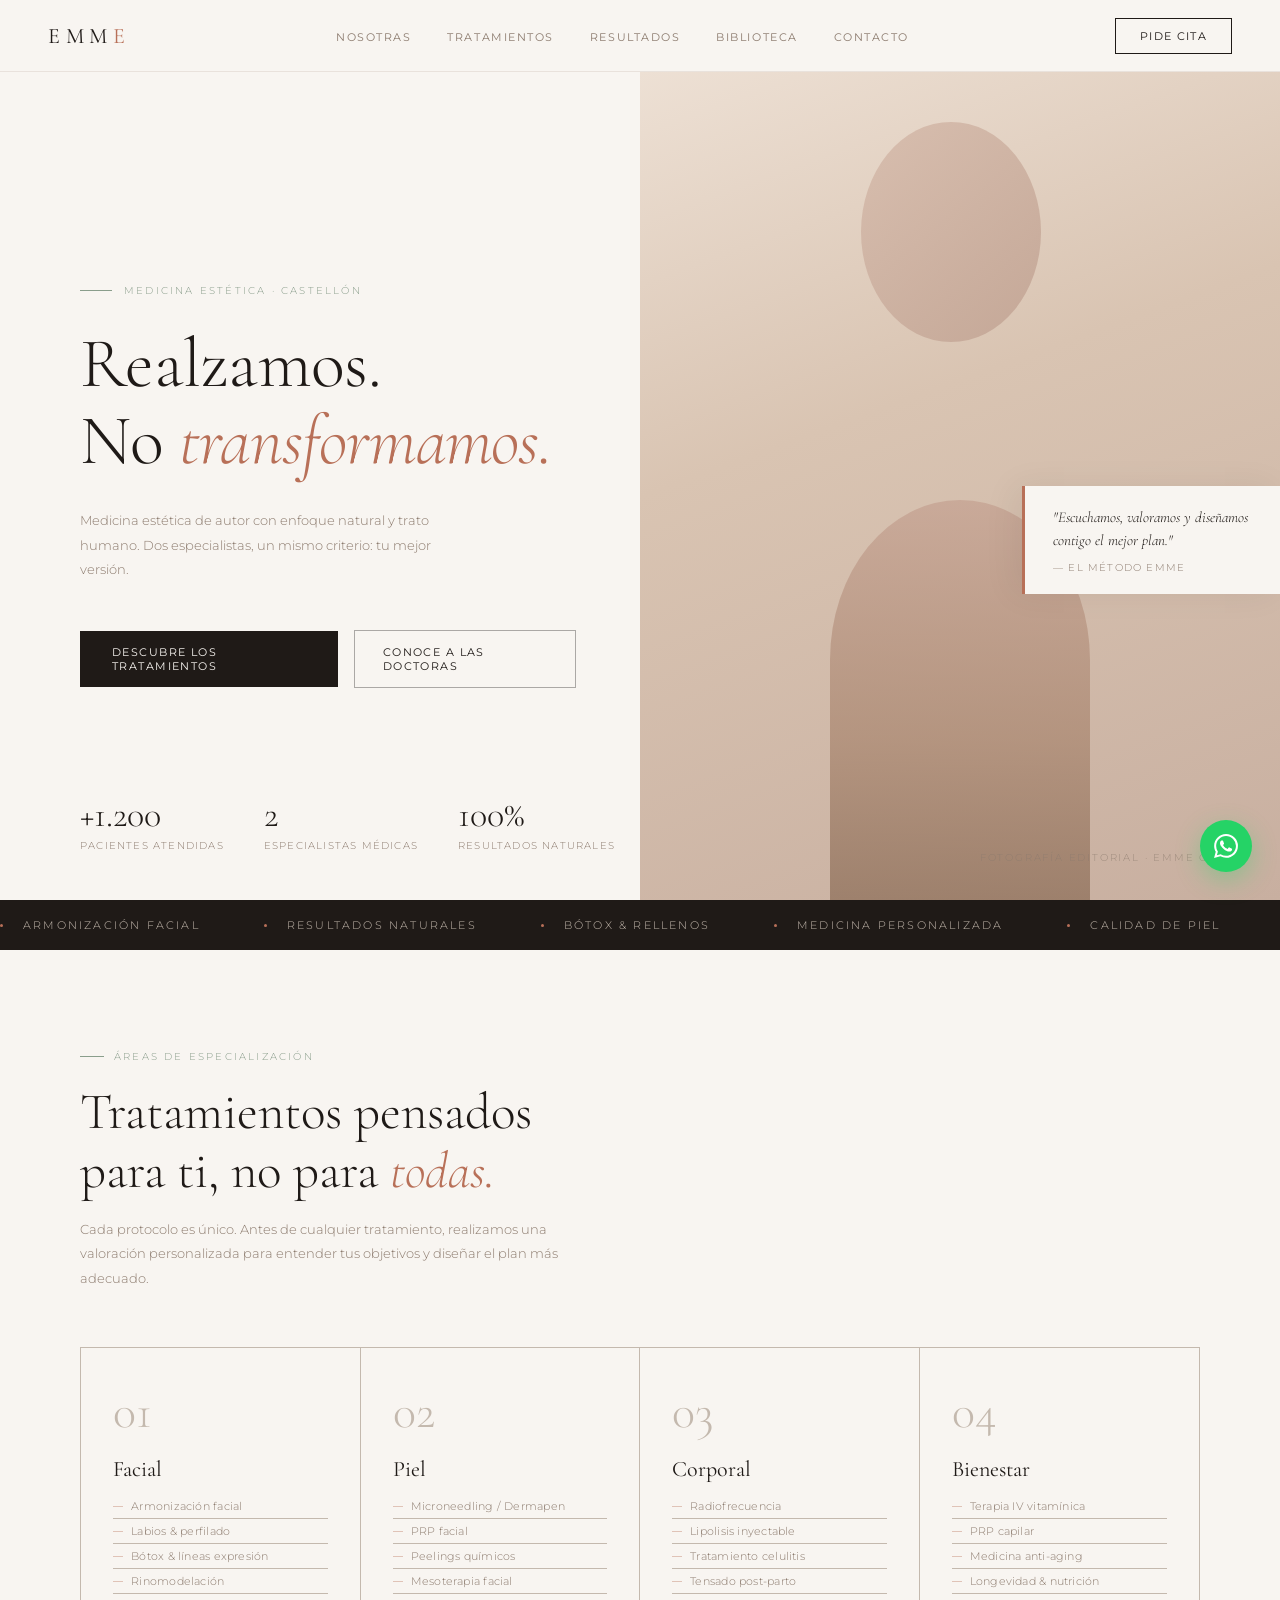
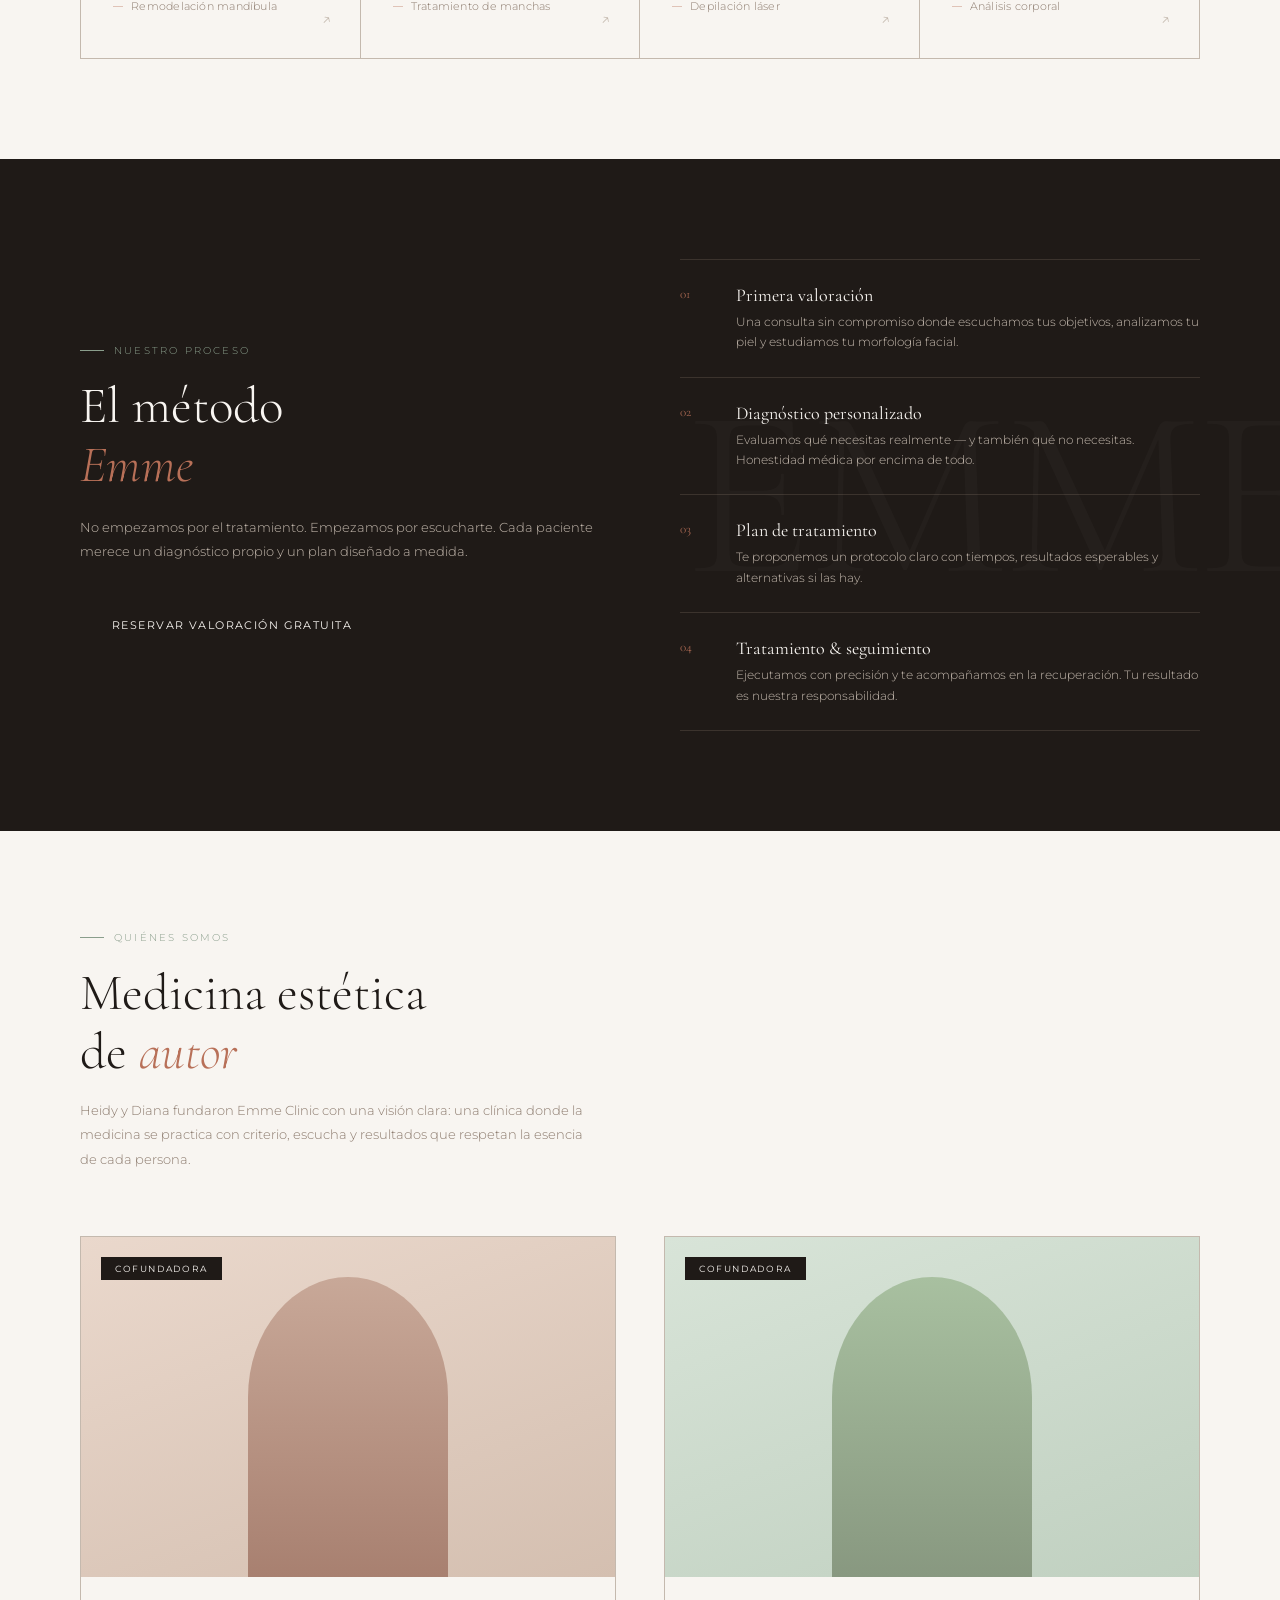
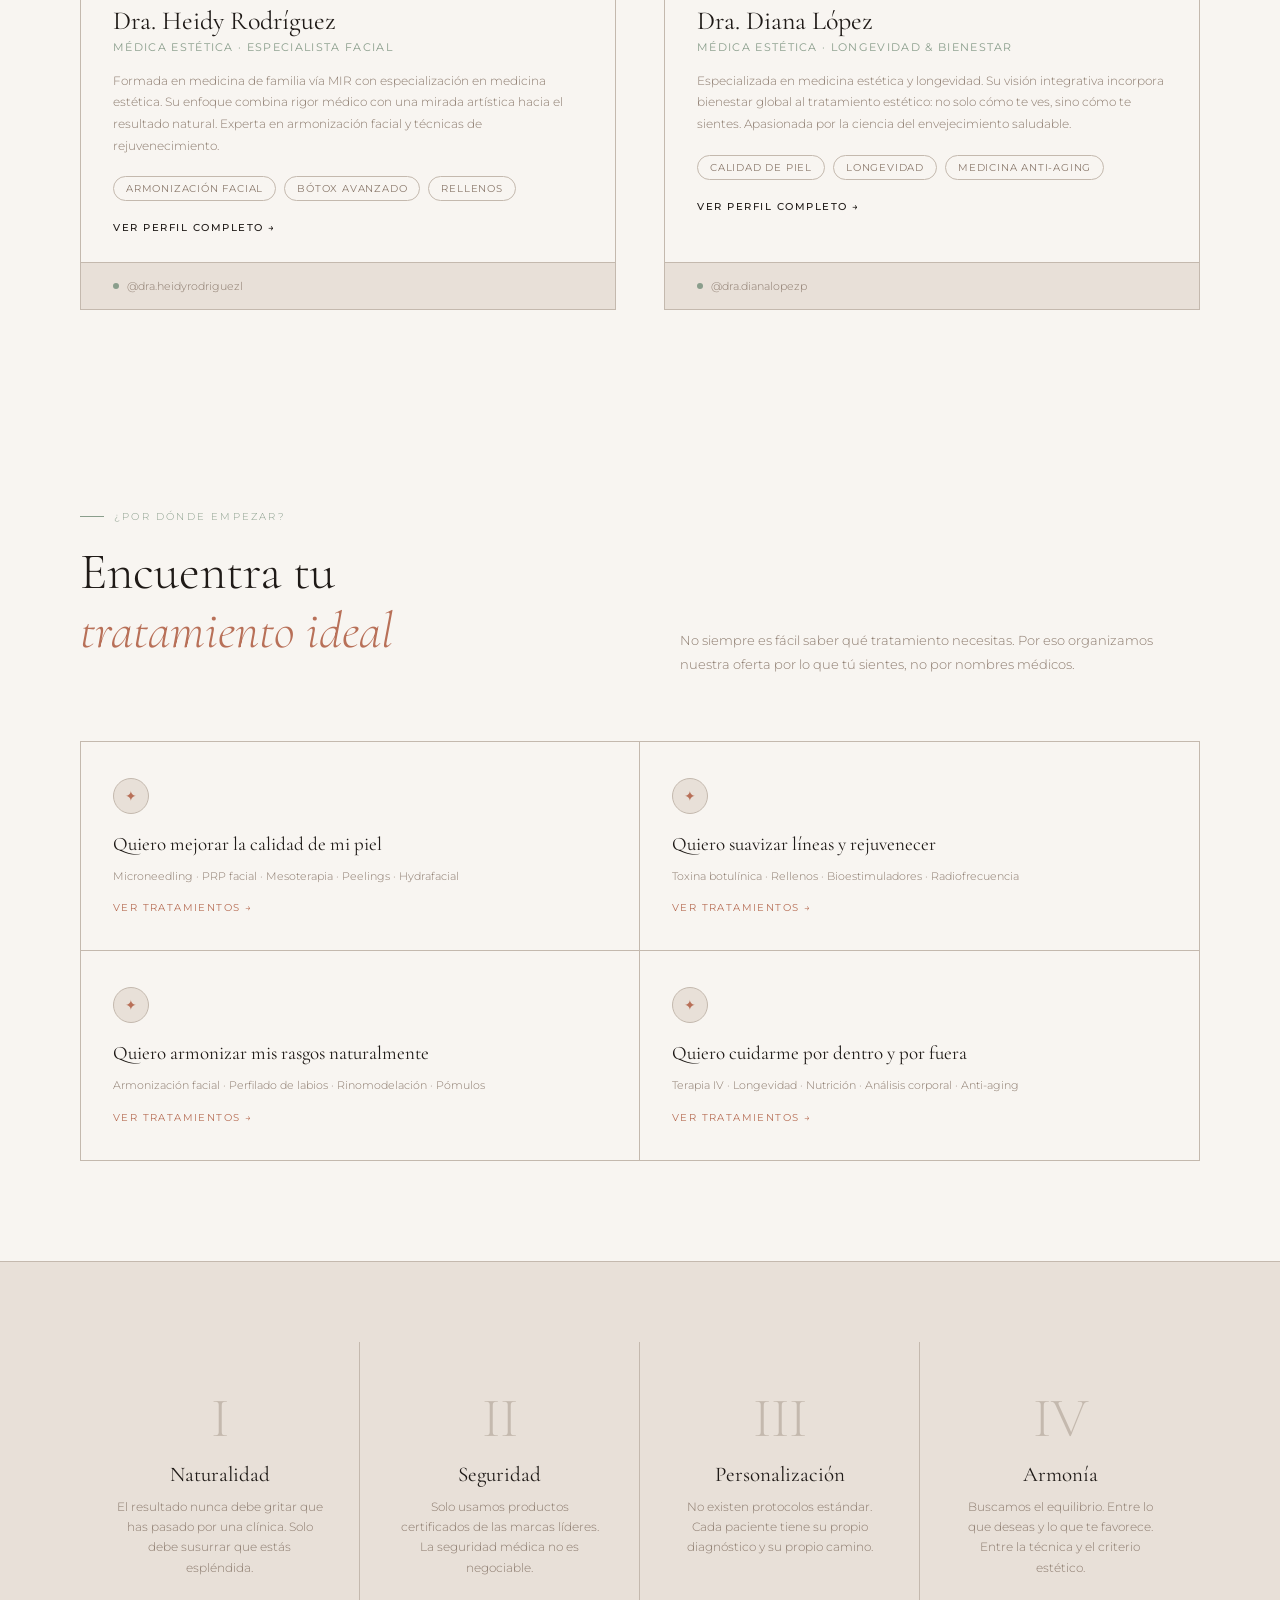
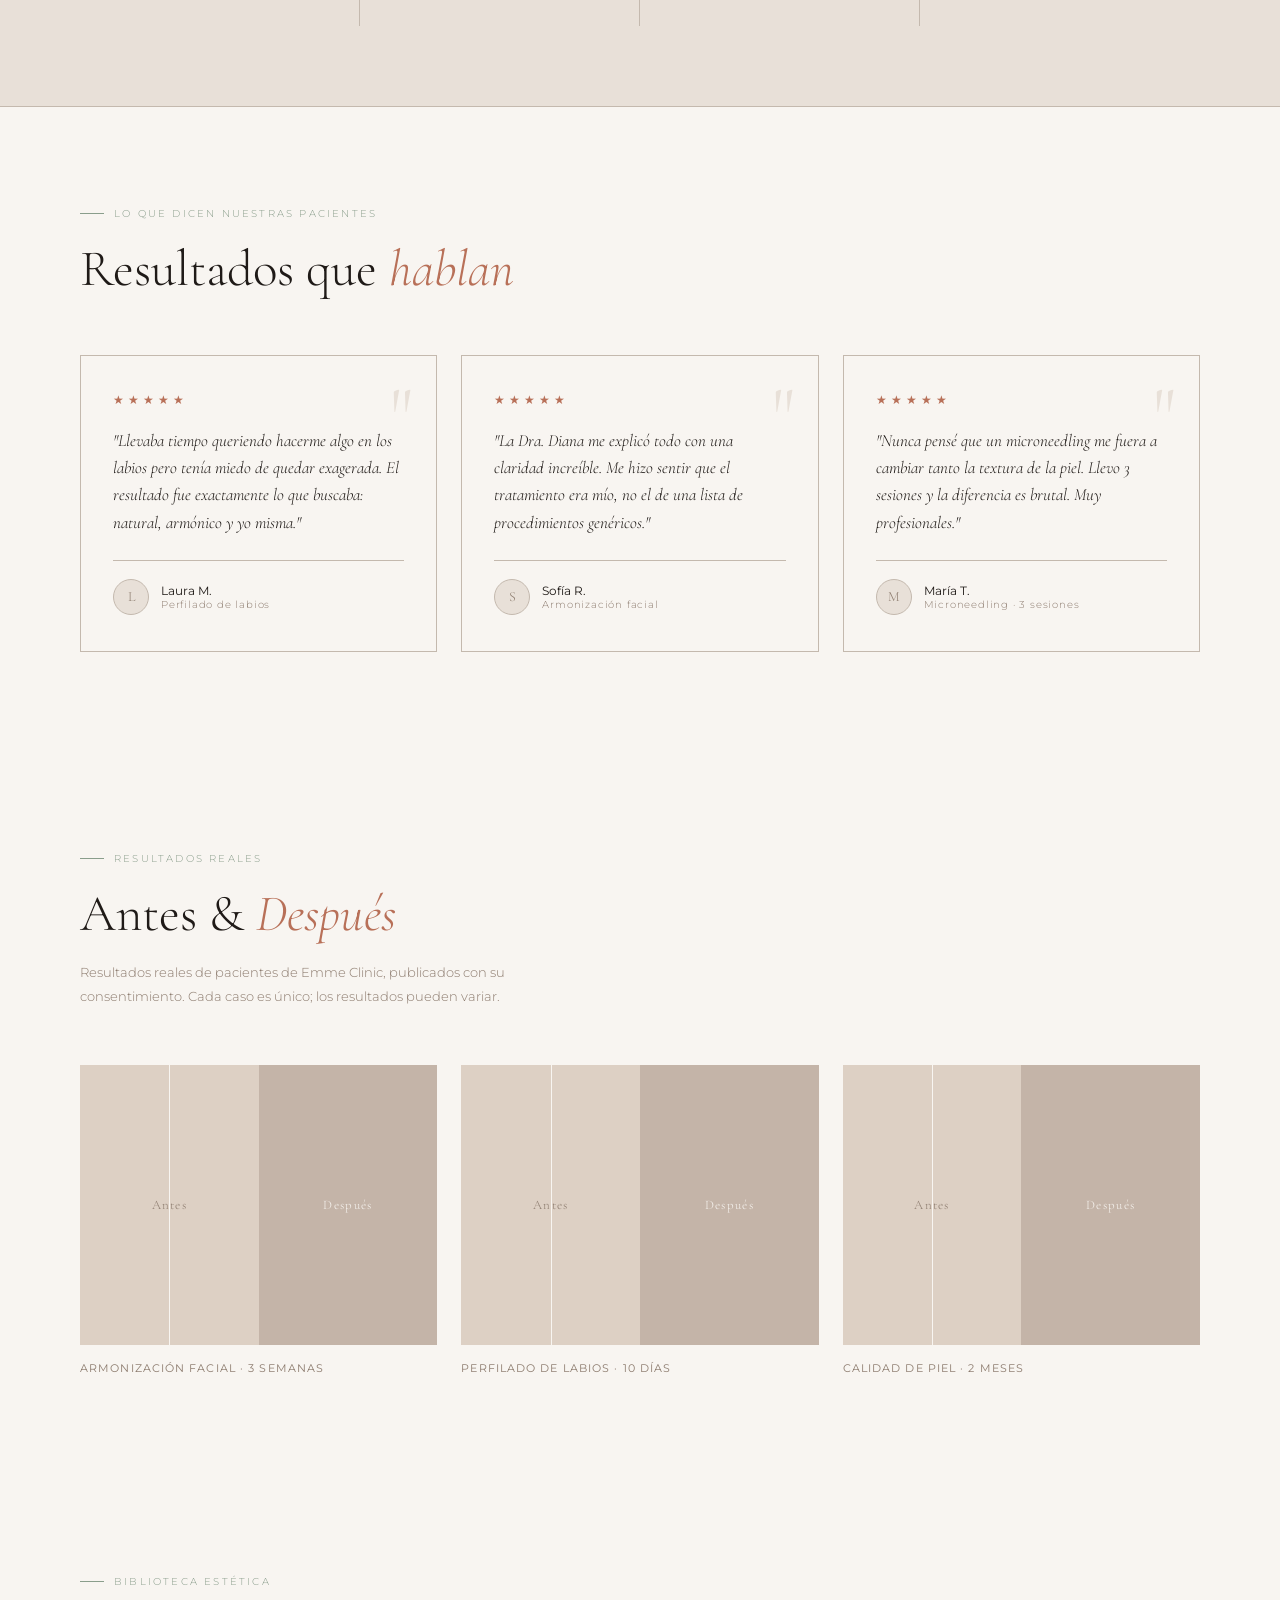
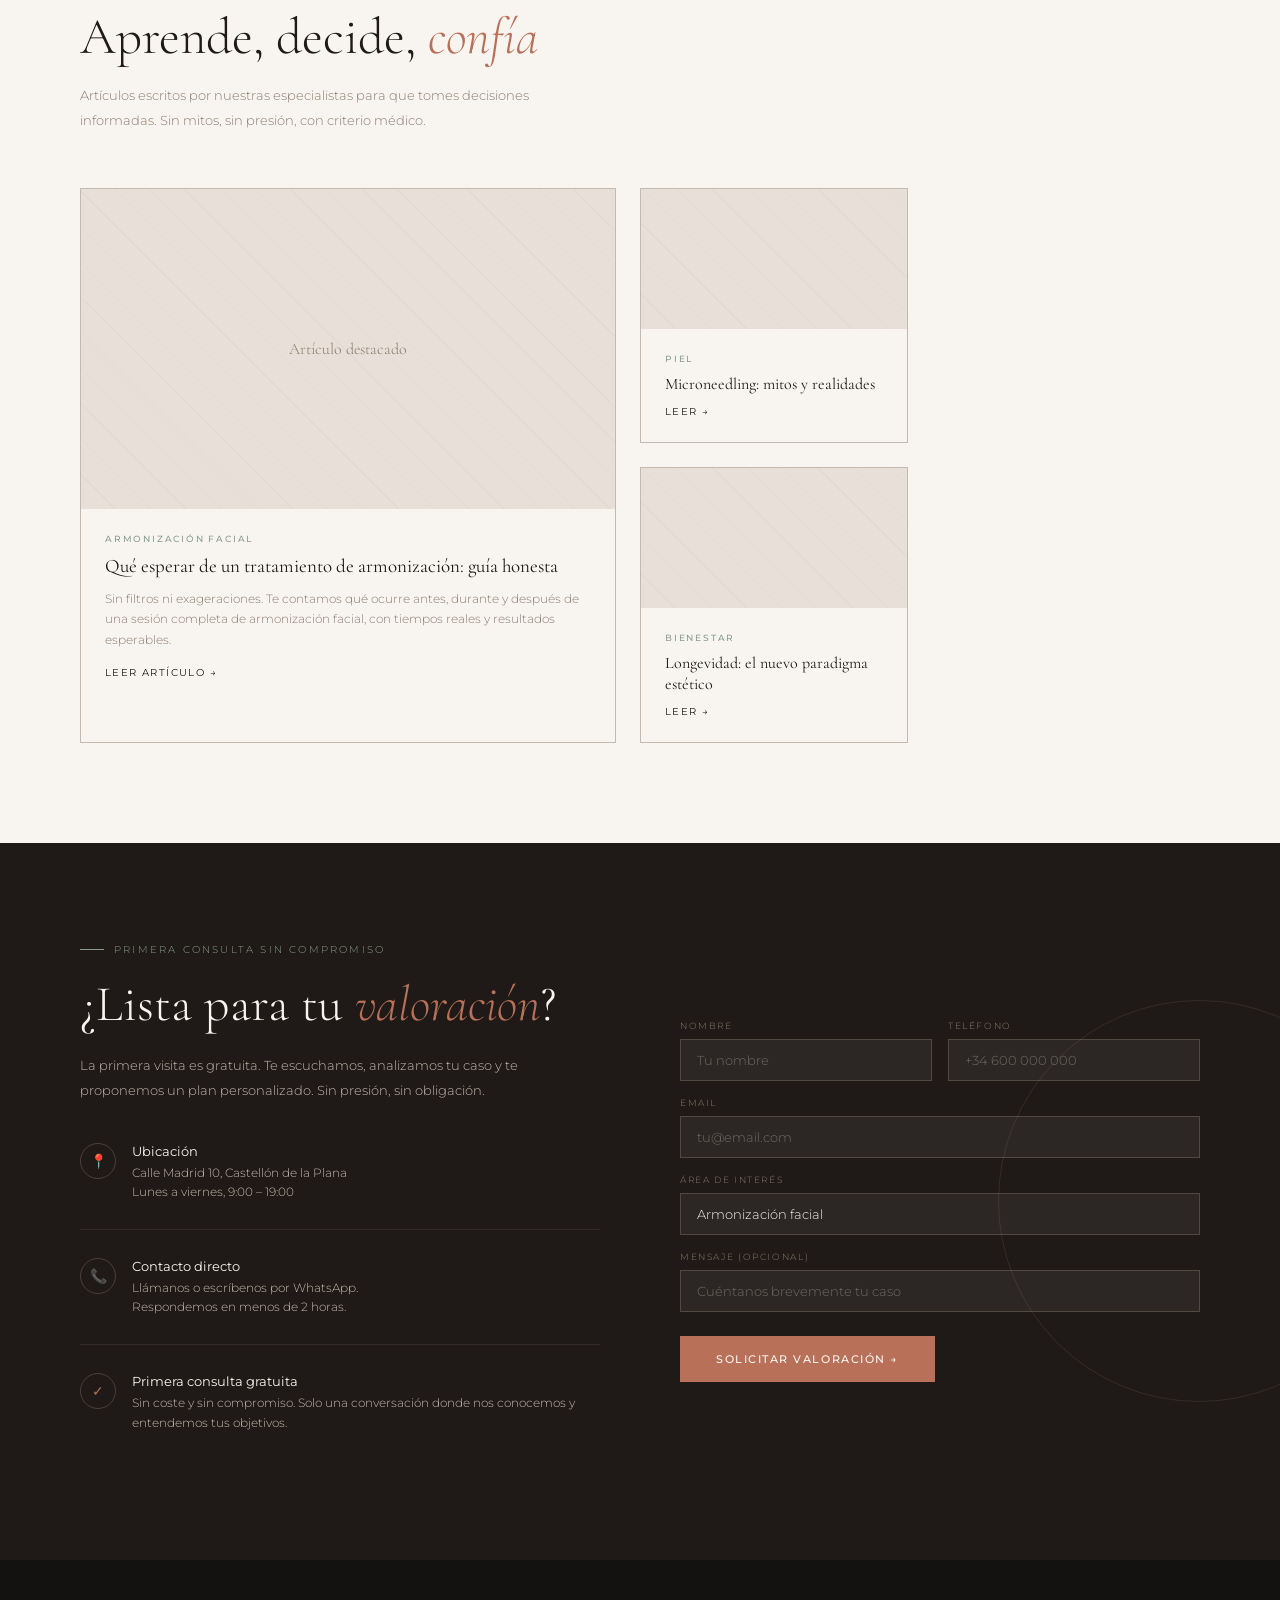
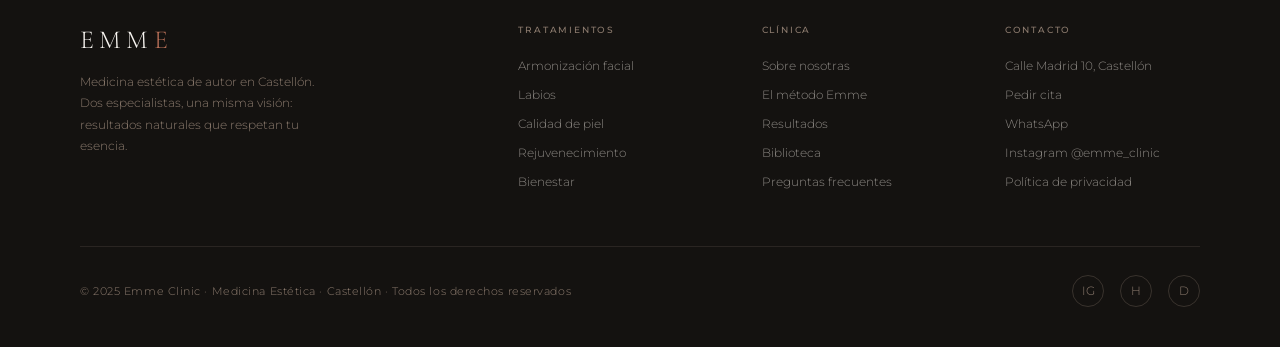
<file: emme-clinic-A.html>
<!DOCTYPE html>
<html lang="es">
<head>
<meta charset="UTF-8">
<meta name="viewport" content="width=device-width, initial-scale=1.0">
<title>EMME CLINIC — Medicina Estética de Autor en Castellón de la Plana</title>
<meta name="description" content="Clínica de medicina estética en Castellón. Armonización facial, bótox, rellenos, calidad de piel y longevidad. Dra. Heidy Rodríguez y Dra. Diana López. Primera consulta gratuita.">
<meta name="keywords" content="clínica medicina estética Castellón, armonización facial Castellón, bótox Castellón, rellenos ácido hialurónico Castellón, microneedling Castellón, medicina estética natural Castellón">
<meta name="robots" content="index, follow">
<meta name="author" content="Emme Clinic">
<link rel="canonical" href="https://emmeclinic.es/">

<!-- Open Graph -->
<meta property="og:type" content="website">
<meta property="og:url" content="https://emmeclinic.es/">
<meta property="og:title" content="EMME CLINIC — Medicina Estética de Autor en Castellón">
<meta property="og:description" content="Medicina estética con criterio, escucha y resultados naturales. Armonización facial, bótox, calidad de piel y longevidad. Primera consulta gratuita en Castellón.">
<!-- TODO: Añadir imagen OG (1200x630px) -->
<meta property="og:image" content="https://emmeclinic.es/img/og-home.jpg">
<meta property="og:locale" content="es_ES">
<meta property="og:site_name" content="Emme Clinic">

<!-- Twitter Card -->
<meta name="twitter:card" content="summary_large_image">
<meta name="twitter:title" content="EMME CLINIC — Medicina Estética de Autor en Castellón">
<meta name="twitter:description" content="Medicina estética con criterio, escucha y resultados naturales. Primera consulta gratuita.">
<!-- TODO: Añadir imagen Twitter -->
<meta name="twitter:image" content="https://emmeclinic.es/img/og-home.jpg">

<!-- Schema.org: MedicalClinic -->
<script type="application/ld+json">
{
  "@context": "https://schema.org",
  "@type": "MedicalClinic",
  "name": "Emme Clinic",
  "description": "Clínica de medicina estética de autor en Castellón de la Plana. Armonización facial, bótox, rellenos, calidad de piel, tratamientos corporales y medicina de longevidad.",
  "url": "https://emmeclinic.es",
  "telephone": "+34600000000",
  "address": {
    "@type": "PostalAddress",
    "streetAddress": "Calle Madrid 10",
    "addressLocality": "Castellón de la Plana",
    "addressRegion": "Comunidad Valenciana",
    "postalCode": "12001",
    "addressCountry": "ES"
  },
  "geo": {
    "@type": "GeoCoordinates",
    "latitude": "39.9864",
    "longitude": "-0.0513"
  },
  "openingHoursSpecification": [
    {
      "@type": "OpeningHoursSpecification",
      "dayOfWeek": ["Monday","Tuesday","Wednesday","Thursday","Friday"],
      "opens": "09:00",
      "closes": "19:00"
    }
  ],
  "sameAs": [
    "https://www.instagram.com/emme_clinic/"
  ],
  "medicalSpecialty": "Aesthetic Medicine",
  "availableService": [
    {"@type": "MedicalProcedure", "name": "Armonización facial"},
    {"@type": "MedicalProcedure", "name": "Toxina botulínica (Bótox)"},
    {"@type": "MedicalProcedure", "name": "Rellenos de ácido hialurónico"},
    {"@type": "MedicalProcedure", "name": "Microneedling"},
    {"@type": "MedicalProcedure", "name": "PRP facial"},
    {"@type": "MedicalProcedure", "name": "Mesoterapia facial"},
    {"@type": "MedicalProcedure", "name": "Terapia IV vitamínica"},
    {"@type": "MedicalProcedure", "name": "Depilación láser"}
  ]
}
</script>

<!-- Schema.org: Physicians -->
<script type="application/ld+json">
[
  {
    "@context": "https://schema.org",
    "@type": "Physician",
    "name": "Dra. Heidy Rodríguez",
    "description": "Especialista en armonización facial, bótox avanzado y rellenos. Formación en medicina de familia vía MIR con especialización en medicina estética.",
    "worksFor": {"@type": "MedicalClinic", "name": "Emme Clinic"},
    "sameAs": ["https://www.instagram.com/dra.heidyrodriguezl/"],
    "medicalSpecialty": "Aesthetic Medicine"
  },
  {
    "@context": "https://schema.org",
    "@type": "Physician",
    "name": "Dra. Diana López",
    "description": "Especialista en calidad de piel, longevidad y medicina anti-aging. Enfoque integrativo que combina estética y bienestar global.",
    "worksFor": {"@type": "MedicalClinic", "name": "Emme Clinic"},
    "sameAs": ["https://www.instagram.com/dra.dianalopezp/"],
    "medicalSpecialty": "Aesthetic Medicine"
  }
]
</script>
<link href="https://fonts.googleapis.com/css2?family=Cormorant+Garamond:ital,wght@0,300;0,400;0,500;1,300;1,400&family=Montserrat:wght@300;400;500;600&display=swap" rel="stylesheet">
<style>
  :root {
    --crema: #F8F5F1;
    --marfil: #E8E0D8;
    --arena: #C4B9AE;
    --topo: #8C7B6E;
    --salvia: #8A9E8C;
    --burdeos: #7A4A38;
    --carbon: #1F1A17;
    --blanco: #F8F5F1;
    --gold: #B87058;
    --font-display: 'Cormorant Garamond', serif;
    --font-body: 'Montserrat', sans-serif;
  }

  * { margin: 0; padding: 0; box-sizing: border-box; }

  html { scroll-behavior: smooth; }

  body {
    background: var(--blanco);
    color: var(--carbon);
    font-family: var(--font-body);
    font-weight: 300;
    overflow-x: hidden;
  }

  /* ─── NAV ─── */
  nav {
    position: fixed; top: 0; left: 0; right: 0; z-index: 100;
    display: flex; align-items: center; justify-content: space-between;
    padding: 0 48px;
    height: 72px;
    background: rgba(248, 245, 241, 0.92);
    backdrop-filter: blur(12px);
    border-bottom: 0.5px solid rgba(168,149,133,0.2);
  }

  .nav-logo {
    font-family: var(--font-display);
    font-size: 22px;
    font-weight: 400;
    letter-spacing: 0.25em;
    color: var(--carbon);
    text-decoration: none;
  }
  .nav-logo span { color: var(--gold); }

  .nav-links {
    display: flex; gap: 36px; list-style: none;
  }
  .nav-links a {
    font-size: 11px; letter-spacing: 0.14em; text-transform: uppercase;
    color: var(--topo); text-decoration: none; font-weight: 400;
    transition: color .25s;
  }
  .nav-links a:hover { color: var(--carbon); }

  .nav-cta {
    font-size: 11px; letter-spacing: 0.12em; text-transform: uppercase;
    padding: 10px 24px; border: 0.5px solid var(--carbon);
    background: transparent; color: var(--carbon); cursor: pointer;
    font-family: var(--font-body); font-weight: 400;
    transition: all .25s; text-decoration: none;
  }
  .nav-cta:hover { background: var(--carbon); color: var(--blanco); }

  /* ─── HERO ─── */
  .hero {
    height: 100vh; min-height: 700px;
    display: grid; grid-template-columns: 1fr 1fr;
    padding-top: 72px;
    position: relative;
    overflow: hidden;
  }

  .hero-left {
    display: flex; flex-direction: column; justify-content: center;
    padding: 80px 64px 80px 80px;
    position: relative; z-index: 2;
  }

  .hero-tag {
    font-size: 10px; letter-spacing: 0.22em; text-transform: uppercase;
    color: var(--salvia); margin-bottom: 28px;
    display: flex; align-items: center; gap: 12px;
  }
  .hero-tag::before {
    content: ''; display: block; width: 32px; height: 0.5px; background: var(--salvia);
  }

  .hero-title {
    font-family: var(--font-display);
    font-size: clamp(46px, 5.5vw, 72px);
    font-weight: 300; line-height: 1.1;
    color: var(--carbon); margin-bottom: 28px;
    letter-spacing: -0.01em;
  }
  .hero-title em {
    font-style: italic; color: var(--gold);
  }

  .hero-sub {
    font-size: 13px; color: var(--topo); line-height: 1.9;
    max-width: 380px; margin-bottom: 48px; font-weight: 300;
  }

  .hero-actions { display: flex; gap: 16px; align-items: center; }

  .btn-primary {
    font-size: 11px; letter-spacing: 0.13em; text-transform: uppercase;
    padding: 14px 32px; background: var(--carbon); color: var(--blanco);
    border: none; cursor: pointer; font-family: var(--font-body);
    font-weight: 400; transition: all .3s; text-decoration: none; display: inline-block;
  }
  .btn-primary:hover { background: var(--burdeos); }

  .btn-ghost {
    font-size: 11px; letter-spacing: 0.13em; text-transform: uppercase;
    padding: 14px 28px; background: transparent; color: var(--carbon);
    border: 0.5px solid rgba(30,26,24,0.35); cursor: pointer;
    font-family: var(--font-body); font-weight: 400;
    transition: all .3s; text-decoration: none; display: inline-block;
  }
  .btn-ghost:hover { border-color: var(--carbon); }

  .hero-right {
    position: relative; overflow: hidden;
    background: var(--marfil);
  }

  .hero-img-placeholder {
    width: 100%; height: 100%;
    background: linear-gradient(160deg, #EDE0D4 0%, #D9C4B2 40%, #C8AFA0 100%);
    display: flex; flex-direction: column;
    align-items: center; justify-content: center;
    position: relative;
  }

  /* Foto simulada con formas abstractas */
  .hero-silhouette {
    width: 260px; height: 400px;
    background: linear-gradient(180deg, #C4A090 0%, #A8856E 60%, #8A6B55 100%);
    border-radius: 50% 50% 0 0 / 40% 40% 0 0;
    position: absolute; bottom: 0; left: 50%; transform: translateX(-50%);
    opacity: 0.7;
  }
  .hero-oval {
    width: 180px; height: 220px;
    background: linear-gradient(135deg, #D4B8A8 0%, #BFA090 100%);
    border-radius: 50%;
    position: absolute; top: 50px; left: 50%; transform: translateX(-55%);
    opacity: 0.8;
  }

  .hero-img-label {
    position: absolute; bottom: 36px; right: 36px;
    font-size: 10px; letter-spacing: 0.18em; text-transform: uppercase;
    color: var(--topo); opacity: 0.7;
  }

  .hero-stats {
    position: absolute; bottom: 48px; left: 80px;
    display: flex; gap: 40px;
  }
  .stat-item { }
  .stat-num {
    font-family: var(--font-display); font-size: 36px; font-weight: 300;
    color: var(--carbon); line-height: 1;
  }
  .stat-label {
    font-size: 10px; letter-spacing: 0.12em; text-transform: uppercase;
    color: var(--topo); margin-top: 6px;
  }

  .hero-badge {
    position: absolute; top: 50%; right: -1px;
    transform: translateY(-50%);
    background: var(--blanco);
    padding: 20px 28px;
    border-left: 3px solid var(--gold);
    z-index: 3;
    box-shadow: -8px 0 32px rgba(0,0,0,0.06);
  }
  .hero-badge p {
    font-family: var(--font-display); font-size: 15px; font-style: italic;
    color: var(--carbon); line-height: 1.5; max-width: 200px;
  }
  .hero-badge span {
    font-size: 10px; letter-spacing: 0.12em; text-transform: uppercase;
    color: var(--topo); margin-top: 10px; display: block;
  }

  /* ─── TAGLINE STRIP ─── */
  .strip {
    background: var(--carbon);
    padding: 18px 0;
    overflow: hidden;
  }
  .strip-inner {
    display: flex; gap: 64px;
    animation: marquee 24s linear infinite;
    white-space: nowrap;
  }
  @keyframes marquee {
    from { transform: translateX(0); }
    to { transform: translateX(-50%); }
  }
  .strip-item {
    font-size: 11px; letter-spacing: 0.2em; text-transform: uppercase;
    color: var(--arena); display: flex; align-items: center; gap: 20px;
    flex-shrink: 0;
  }
  .strip-dot {
    width: 3px; height: 3px; border-radius: 50%; background: var(--gold);
  }

  /* ─── ESPECIALIDADES ─── */
  .section { padding: 100px 80px; }
  .section-sm { padding: 72px 80px; }

  .label-tag {
    font-size: 10px; letter-spacing: 0.22em; text-transform: uppercase;
    color: var(--salvia); margin-bottom: 20px;
    display: flex; align-items: center; gap: 10px;
  }
  .label-tag::before {
    content: ''; display: block; width: 24px; height: 0.5px; background: var(--salvia);
  }

  .section-title {
    font-family: var(--font-display); font-size: clamp(34px, 4vw, 54px);
    font-weight: 300; line-height: 1.15; color: var(--carbon);
    margin-bottom: 16px;
  }
  .section-title em { font-style: italic; color: var(--gold); }

  .section-sub {
    font-size: 13px; color: var(--topo); line-height: 1.9; max-width: 520px;
    margin-bottom: 56px; font-weight: 300;
  }

  /* Especialidades grid */
  .esp-grid {
    display: grid; grid-template-columns: repeat(4, 1fr); gap: 0;
    border: 0.5px solid var(--arena);
    margin-top: 56px;
  }

  .esp-card {
    padding: 40px 32px;
    border-right: 0.5px solid var(--arena);
    position: relative; overflow: hidden;
    cursor: pointer; transition: background .3s;
  }
  .esp-card:last-child { border-right: none; }
  .esp-card:hover { background: var(--marfil); }

  .esp-number {
    font-family: var(--font-display); font-size: 48px; font-weight: 300;
    color: var(--arena); line-height: 1; margin-bottom: 20px;
  }

  .esp-name {
    font-family: var(--font-display); font-size: 22px; font-weight: 400;
    color: var(--carbon); margin-bottom: 12px;
  }

  .esp-list {
    list-style: none; padding: 0;
  }
  .esp-list li {
    font-size: 11px; color: var(--topo); padding: 5px 0;
    border-bottom: 0.5px solid var(--arena);
    font-weight: 300; letter-spacing: 0.02em;
    display: flex; align-items: center; gap: 8px;
  }
  .esp-list li::before { content: '—'; color: var(--gold); font-size: 10px; }
  .esp-list li:last-child { border-bottom: none; }

  .esp-arrow {
    position: absolute; bottom: 28px; right: 28px;
    font-size: 18px; color: var(--arena); transition: all .3s;
  }
  .esp-card:hover .esp-arrow { color: var(--gold); transform: translate(4px, -4px); }

  /* ─── MÉTODO EMME ─── */
  .metodo-section {
    padding: 100px 80px;
    background: var(--carbon); color: var(--crema);
    position: relative; overflow: hidden;
  }

  .metodo-section::before {
    content: 'EMME';
    font-family: var(--font-display); font-size: 240px; font-weight: 300;
    color: rgba(255,255,255,0.025);
    position: absolute; top: 50%; right: -40px; transform: translateY(-50%);
    letter-spacing: -0.02em; line-height: 1; pointer-events: none;
  }

  .metodo-grid {
    display: grid; grid-template-columns: 1fr 1fr; gap: 80px;
    align-items: center;
  }

  .metodo-label { color: var(--salvia); }
  .metodo-label::before { background: var(--salvia); }

  .metodo-title {
    font-family: var(--font-display); font-size: clamp(34px, 4vw, 52px);
    font-weight: 300; color: var(--crema); margin-bottom: 20px; line-height: 1.15;
  }
  .metodo-title em { font-style: italic; color: var(--gold); }

  .metodo-desc {
    font-size: 13px; color: var(--arena); line-height: 1.9; margin-bottom: 40px;
    font-weight: 300;
  }

  .metodo-steps {
    display: flex; flex-direction: column; gap: 0;
  }

  .step {
    display: flex; gap: 28px; padding: 24px 0;
    border-bottom: 0.5px solid rgba(168,149,133,0.2);
    position: relative;
  }
  .step:first-child { border-top: 0.5px solid rgba(168,149,133,0.2); }

  .step-num {
    font-family: var(--font-display); font-size: 13px; font-weight: 300;
    color: var(--gold); min-width: 28px; padding-top: 2px;
  }

  .step-content h4 {
    font-family: var(--font-display); font-size: 18px; font-weight: 400;
    color: var(--crema); margin-bottom: 6px;
  }
  .step-content p {
    font-size: 12px; color: var(--arena); line-height: 1.7; font-weight: 300;
  }

  /* ─── FUNDADORAS ─── */
  .fundadoras-section {
    padding: 100px 80px;
    background: var(--crema);
  }

  .fundadoras-grid {
    display: grid; grid-template-columns: 1fr 1fr; gap: 48px; margin-top: 64px;
  }

  .dra-card {
    display: grid; grid-template-rows: auto 1fr auto;
    border: 0.5px solid var(--arena); overflow: hidden;
    cursor: pointer; transition: all .3s;
  }
  .dra-card:hover { box-shadow: 0 24px 64px rgba(0,0,0,0.08); }

  .dra-photo {
    height: 340px;
    position: relative; overflow: hidden;
  }

  .dra-photo-bg {
    width: 100%; height: 100%;
    display: flex; align-items: flex-end; justify-content: center;
    padding-bottom: 0;
  }

  .dra-silhouette {
    width: 200px; height: 300px;
    border-radius: 50% 50% 0 0 / 40% 40% 0 0;
    margin-bottom: 0;
  }

  .dra-tag {
    position: absolute; top: 20px; left: 20px;
    background: var(--carbon); color: var(--crema);
    font-size: 9px; letter-spacing: 0.18em; text-transform: uppercase;
    padding: 6px 14px; font-weight: 400;
  }

  .dra-info {
    padding: 28px 32px;
  }

  .dra-name {
    font-family: var(--font-display); font-size: 26px; font-weight: 400;
    color: var(--carbon); margin-bottom: 4px;
  }

  .dra-role {
    font-size: 11px; letter-spacing: 0.12em; text-transform: uppercase;
    color: var(--salvia); margin-bottom: 16px; font-weight: 400;
  }

  .dra-bio {
    font-size: 12px; color: var(--topo); line-height: 1.8; font-weight: 300;
    margin-bottom: 20px;
  }

  .dra-tags {
    display: flex; gap: 8px; flex-wrap: wrap; margin-bottom: 20px;
  }
  .dra-pill {
    font-size: 10px; letter-spacing: 0.08em; text-transform: uppercase;
    padding: 5px 12px; border: 0.5px solid var(--arena);
    color: var(--topo); font-weight: 400;
    border-radius: 20px;
  }

  .dra-link {
    font-size: 10px; letter-spacing: 0.15em; text-transform: uppercase;
    color: var(--carbon); text-decoration: none; font-weight: 500;
    display: flex; align-items: center; gap: 8px; transition: gap .25s;
  }
  .dra-link:hover { gap: 14px; }

  .dra-footer {
    padding: 16px 32px;
    background: var(--marfil);
    border-top: 0.5px solid var(--arena);
    display: flex; align-items: center; justify-content: space-between;
  }

  .dra-insta {
    font-size: 11px; color: var(--topo); font-weight: 300;
    text-decoration: none; display: flex; align-items: center; gap: 8px;
  }
  .insta-dot {
    width: 6px; height: 6px; border-radius: 50%; background: var(--salvia);
  }

  /* ─── DIAGNÓSTICO POR NECESIDAD ─── */
  .necesidad-section {
    padding: 100px 80px;
    background: var(--blanco);
  }

  .nec-header {
    display: grid; grid-template-columns: 1fr 1fr; gap: 80px;
    margin-bottom: 64px; align-items: end;
  }

  .nec-grid {
    display: grid; grid-template-columns: repeat(2, 1fr); gap: 0;
    border: 0.5px solid var(--arena);
  }

  .nec-item {
    padding: 36px 32px;
    border-right: 0.5px solid var(--arena);
    border-bottom: 0.5px solid var(--arena);
    cursor: pointer; transition: background .3s;
    position: relative;
  }
  .nec-item:nth-child(2n) { border-right: none; }
  .nec-item:nth-child(3), .nec-item:nth-child(4) { border-bottom: none; }
  .nec-item:hover { background: var(--crema); }

  .nec-icon {
    width: 36px; height: 36px; border-radius: 50%;
    background: var(--marfil); border: 0.5px solid var(--arena);
    display: flex; align-items: center; justify-content: center;
    font-size: 14px; margin-bottom: 18px;
    color: var(--gold);
  }

  .nec-q {
    font-family: var(--font-display); font-size: 19px; font-weight: 400;
    color: var(--carbon); margin-bottom: 10px; line-height: 1.3;
  }

  .nec-tratamientos {
    font-size: 11px; color: var(--topo); line-height: 1.7; font-weight: 300;
  }

  .nec-cta {
    font-size: 10px; letter-spacing: 0.14em; text-transform: uppercase;
    color: var(--gold); margin-top: 16px; display: block;
    font-weight: 400;
  }

  /* ─── FILOSOFÍA PILARES ─── */
  .filosofia-section {
    padding: 80px;
    background: var(--marfil);
    display: grid; grid-template-columns: repeat(4,1fr); gap: 0;
    border-top: 0.5px solid var(--arena);
    border-bottom: 0.5px solid var(--arena);
  }

  .pilar {
    padding: 48px 36px;
    border-right: 0.5px solid var(--arena);
    text-align: center;
  }
  .pilar:last-child { border-right: none; }

  .pilar-num {
    font-family: var(--font-display); font-size: 56px; font-weight: 300;
    color: var(--arena); line-height: 1; margin-bottom: 16px;
  }

  .pilar-name {
    font-family: var(--font-display); font-size: 21px; font-weight: 400;
    color: var(--carbon); margin-bottom: 10px;
  }

  .pilar-desc {
    font-size: 12px; color: var(--topo); line-height: 1.7; font-weight: 300;
  }

  /* ─── TESTIMONIOS ─── */
  .testi-section {
    padding: 100px 80px; background: var(--blanco);
  }

  .testi-grid {
    display: grid; grid-template-columns: repeat(3,1fr); gap: 24px;
    margin-top: 56px;
  }

  .testi-card {
    padding: 36px 32px;
    border: 0.5px solid var(--arena); position: relative;
  }

  .testi-stars {
    color: var(--gold); font-size: 12px; letter-spacing: 4px; margin-bottom: 20px;
  }

  .testi-text {
    font-family: var(--font-display); font-size: 17px; font-style: italic;
    font-weight: 300; color: var(--carbon); line-height: 1.6; margin-bottom: 24px;
  }

  .testi-footer {
    display: flex; align-items: center; gap: 12px;
    border-top: 0.5px solid var(--arena); padding-top: 18px;
  }

  .testi-avatar {
    width: 36px; height: 36px; border-radius: 50%;
    background: var(--marfil); border: 0.5px solid var(--arena);
    display: flex; align-items: center; justify-content: center;
    font-family: var(--font-display); font-size: 14px; color: var(--topo);
  }

  .testi-name { font-size: 12px; font-weight: 400; color: var(--carbon); }
  .testi-tratamiento { font-size: 10px; color: var(--topo); letter-spacing: 0.08em; }

  .quote-mark {
    position: absolute; top: 20px; right: 24px;
    font-family: var(--font-display); font-size: 80px; font-weight: 300;
    color: var(--marfil); line-height: 1;
  }

  /* ─── ANTES / DESPUÉS ─── */
  .resultados-section {
    padding: 100px 80px; background: var(--crema);
  }

  .ab-grid {
    display: grid; grid-template-columns: repeat(3,1fr); gap: 24px; margin-top: 56px;
  }

  .ab-card {
    position: relative; overflow: hidden; cursor: pointer;
  }

  .ab-image {
    height: 280px;
    display: flex; overflow: hidden;
  }

  .ab-before, .ab-after {
    flex: 1; display: flex; align-items: center; justify-content: center;
    font-family: var(--font-display); font-size: 13px; letter-spacing: 0.1em;
    font-weight: 300; position: relative;
  }

  .ab-before {
    background: #DDD0C4;
    color: var(--topo);
  }

  .ab-after {
    background: #C4B4A8;
    color: var(--blanco);
  }

  .ab-divider {
    width: 1px; background: var(--blanco);
    position: absolute; left: 50%; top: 0; bottom: 0;
    z-index: 2;
  }

  .ab-tag {
    padding: 16px 0 0;
    font-size: 11px; letter-spacing: 0.1em; text-transform: uppercase;
    color: var(--topo); font-weight: 400;
  }

  /* ─── BLOG / BIBLIOTECA ─── */
  .blog-section {
    padding: 100px 80px; background: var(--blanco);
  }

  .blog-grid {
    display: grid; grid-template-columns: 2fr 1fr 1fr; gap: 24px;
    margin-top: 56px;
  }

  .blog-card {
    cursor: pointer; overflow: hidden; border: 0.5px solid var(--arena);
    transition: all .3s;
  }
  .blog-card:hover { box-shadow: 0 16px 40px rgba(0,0,0,0.07); }

  .blog-img {
    height: 220px;
    background: var(--marfil);
    display: flex; align-items: center; justify-content: center;
    font-family: var(--font-display); font-size: 13px;
    color: var(--topo); position: relative; overflow: hidden;
  }

  .blog-card.featured .blog-img { height: 320px; }

  .blog-img-pattern {
    position: absolute; inset: 0;
    background: repeating-linear-gradient(
      45deg, transparent, transparent 24px,
      rgba(168,149,133,0.08) 24px, rgba(168,149,133,0.08) 25px
    );
  }

  .blog-info { padding: 24px; }

  .blog-cat {
    font-size: 9px; letter-spacing: 0.2em; text-transform: uppercase;
    color: var(--salvia); margin-bottom: 10px; font-weight: 500;
  }

  .blog-title {
    font-family: var(--font-display); font-size: 19px; font-weight: 400;
    color: var(--carbon); line-height: 1.3; margin-bottom: 10px;
  }

  .blog-card.small .blog-title { font-size: 16px; }

  .blog-excerpt {
    font-size: 12px; color: var(--topo); line-height: 1.7; font-weight: 300;
    margin-bottom: 16px;
  }

  .blog-read {
    font-size: 10px; letter-spacing: 0.14em; text-transform: uppercase;
    color: var(--carbon); font-weight: 400; text-decoration: none;
    display: flex; align-items: center; gap: 8px;
    transition: gap .25s;
  }
  .blog-read:hover { gap: 14px; }

  /* ─── CTA RESERVA ─── */
  .reserva-section {
    padding: 100px 80px;
    background: var(--carbon); color: var(--crema);
    display: grid; grid-template-columns: 1fr 1fr; gap: 80px;
    align-items: center;
    position: relative; overflow: hidden;
  }

  .reserva-section::after {
    content: '';
    position: absolute; right: -120px; top: 50%; transform: translateY(-50%);
    width: 400px; height: 400px; border-radius: 50%;
    border: 0.5px solid rgba(168,149,133,0.15);
  }

  .reserva-title {
    font-family: var(--font-display); font-size: clamp(32px, 4vw, 50px);
    font-weight: 300; line-height: 1.15; margin-bottom: 20px;
  }
  .reserva-title em { font-style: italic; color: var(--gold); }

  .reserva-sub {
    font-size: 13px; color: var(--arena); line-height: 1.9; font-weight: 300;
    margin-bottom: 36px;
  }

  .form-grid { display: flex; flex-direction: column; gap: 16px; }

  .form-row { display: grid; grid-template-columns: 1fr 1fr; gap: 16px; }

  .form-field {
    display: flex; flex-direction: column; gap: 8px;
  }

  .form-label {
    font-size: 9px; letter-spacing: 0.18em; text-transform: uppercase;
    color: var(--topo);
  }

  .form-input, .form-select {
    background: rgba(255,255,255,0.06); border: 0.5px solid rgba(168,149,133,0.3);
    color: var(--crema); padding: 12px 16px; font-size: 13px;
    font-family: var(--font-body); font-weight: 300; outline: none;
    transition: border-color .25s;
    -webkit-appearance: none;
  }
  .form-input::placeholder { color: rgba(237,232,224,0.35); }
  .form-input:focus, .form-select:focus { border-color: var(--gold); }
  .form-select option { background: var(--carbon); }

  .form-submit {
    padding: 16px 36px; background: var(--gold); border: none;
    color: var(--blanco); font-size: 11px; letter-spacing: 0.14em;
    text-transform: uppercase; cursor: pointer; font-family: var(--font-body);
    font-weight: 500; transition: all .3s; align-self: flex-start;
    margin-top: 8px;
  }
  .form-submit:hover { background: #C9845A; }

  .reserva-info {
    display: flex; flex-direction: column; gap: 28px; margin-top: 40px;
  }

  .info-row {
    display: flex; gap: 16px; align-items: flex-start;
    padding-bottom: 28px; border-bottom: 0.5px solid rgba(168,149,133,0.15);
  }
  .info-row:last-child { border-bottom: none; }

  .info-icon {
    width: 36px; height: 36px; border-radius: 50%;
    border: 0.5px solid rgba(168,149,133,0.3);
    display: flex; align-items: center; justify-content: center;
    font-size: 14px; flex-shrink: 0; color: var(--gold);
  }

  .info-content h4 {
    font-size: 13px; font-weight: 400; color: var(--crema); margin-bottom: 4px;
  }
  .info-content p {
    font-size: 12px; color: var(--arena); line-height: 1.6; font-weight: 300;
  }

  /* ─── FOOTER ─── */
  footer {
    background: #141210;
    padding: 64px 80px 40px;
  }

  .footer-grid {
    display: grid; grid-template-columns: 2fr 1fr 1fr 1fr;
    gap: 48px; margin-bottom: 56px;
  }

  .footer-logo {
    font-family: var(--font-display); font-size: 26px; font-weight: 300;
    letter-spacing: 0.2em; color: var(--crema); margin-bottom: 16px;
    display: block;
  }
  .footer-logo span { color: var(--gold); }

  .footer-desc {
    font-size: 12px; color: var(--topo); line-height: 1.8; font-weight: 300;
    max-width: 240px;
  }

  .footer-col h5 {
    font-size: 9px; letter-spacing: 0.2em; text-transform: uppercase;
    color: var(--topo); margin-bottom: 20px; font-weight: 500;
  }

  .footer-col ul { list-style: none; display: flex; flex-direction: column; gap: 10px; }
  .footer-col a {
    font-size: 12px; color: rgba(237,232,224,0.55); text-decoration: none;
    font-weight: 300; transition: color .25s;
  }
  .footer-col a:hover { color: var(--crema); }

  .footer-bottom {
    border-top: 0.5px solid rgba(168,149,133,0.15);
    padding-top: 28px;
    display: flex; justify-content: space-between; align-items: center;
  }

  .footer-copy {
    font-size: 11px; color: var(--topo); font-weight: 300; letter-spacing: 0.05em;
  }

  .footer-social {
    display: flex; gap: 16px;
  }
  .social-link {
    width: 32px; height: 32px; border-radius: 50%;
    border: 0.5px solid rgba(168,149,133,0.25);
    display: flex; align-items: center; justify-content: center;
    font-size: 12px; color: var(--topo); text-decoration: none;
    transition: all .25s;
  }
  .social-link:hover { border-color: var(--gold); color: var(--gold); }

  /* ─── WHATSAPP FLOTANTE ─── */
  .wa-float {
    position: fixed; bottom: 28px; right: 28px; z-index: 200;
    width: 52px; height: 52px; border-radius: 50%;
    background: #25D366; color: white;
    display: flex; align-items: center; justify-content: center;
    font-size: 22px; cursor: pointer;
    box-shadow: 0 8px 24px rgba(37,211,102,0.35);
    transition: all .3s; text-decoration: none;
  }
  .wa-float:hover { transform: scale(1.1); box-shadow: 0 12px 32px rgba(37,211,102,0.45); }

  /* ─── ANIMATIONS ─── */
  @keyframes fadeUp {
    from { opacity: 0; transform: translateY(32px); }
    to { opacity: 1; transform: translateY(0); }
  }

  .hero-left > * {
    opacity: 0;
    animation: fadeUp 0.8s ease forwards;
  }
  .hero-tag { animation-delay: 0.1s; }
  .hero-title { animation-delay: 0.25s; }
  .hero-sub { animation-delay: 0.4s; }
  .hero-actions { animation-delay: 0.55s; }
  .hero-stats { animation-delay: 0.7s; }

  .hero-right, .hero-badge {
    opacity: 0;
    animation: fadeUp 1s ease 0.3s forwards;
  }

  /* ─── UTILES ─── */
  .text-right { text-align: right; }
  .mb0 { margin-bottom: 0; }

  /* ─── NAV HAMBURGER ─── */
  .nav-hamburger {
    display: none;
    flex-direction: column;
    gap: 5px;
    cursor: pointer;
    background: none;
    border: none;
    padding: 8px;
    z-index: 101;
  }
  .nav-hamburger span {
    display: block;
    width: 22px;
    height: 1px;
    background: var(--carbon);
    transition: all .3s;
  }
  .nav-hamburger.open span:nth-child(1) { transform: translateY(6px) rotate(45deg); }
  .nav-hamburger.open span:nth-child(2) { opacity: 0; }
  .nav-hamburger.open span:nth-child(3) { transform: translateY(-6px) rotate(-45deg); }

  .nav-mobile {
    display: none;
    position: fixed;
    top: 72px;
    left: 0; right: 0;
    background: rgba(253,250,247,0.97);
    backdrop-filter: blur(16px);
    padding: 16px 24px 24px;
    border-bottom: 0.5px solid rgba(168,149,133,0.2);
    z-index: 99;
    flex-direction: column;
    gap: 0;
  }
  .nav-mobile.open { display: flex; }
  .nav-mobile a {
    font-size: 12px; letter-spacing: 0.14em; text-transform: uppercase;
    color: var(--topo); text-decoration: none; font-weight: 400;
    padding: 14px 0; border-bottom: 0.5px solid rgba(168,149,133,0.15);
    transition: color .25s;
  }
  .nav-mobile a:last-child { border-bottom: none; color: var(--carbon); font-weight: 500; }
  .nav-mobile a:hover { color: var(--carbon); }

  /* ─── RESPONSIVE ─── */
  @media (max-width: 900px) {
    nav { padding: 0 24px; }
    .nav-links, .nav-cta { display: none; }
    .nav-hamburger { display: flex; }

    .section, .section-sm { padding: 64px 24px; }
    .metodo-section { padding: 72px 24px; }
    .fundadoras-section { padding: 72px 24px; }
    .necesidad-section { padding: 72px 24px; }
    .filosofia-section { padding: 40px 24px; grid-template-columns: 1fr 1fr; }
    .testi-section { padding: 72px 24px; }
    .resultados-section { padding: 72px 24px; }
    .blog-section { padding: 72px 24px; }
    footer { padding: 48px 24px 32px; }

    /* Hero */
    .hero { grid-template-columns: 1fr; height: auto; min-height: 100svh; }
    .hero-right { display: none; }
    .hero-badge { display: none; }
    .hero-left { padding: 120px 24px 100px; min-height: 100svh; justify-content: center; }
    .hero-stats { position: static; margin-top: 48px; gap: 24px; flex-wrap: wrap; }

    /* Especialidades */
    .esp-grid { grid-template-columns: 1fr 1fr; }
    .esp-card:nth-child(2) { border-right: none; }
    .esp-card:nth-child(1), .esp-card:nth-child(2) { border-bottom: 0.5px solid var(--arena); }

    /* Método */
    .metodo-grid { grid-template-columns: 1fr; gap: 48px; }
    .metodo-section::before { font-size: 120px; right: -20px; }

    /* Fundadoras */
    .fundadoras-grid { grid-template-columns: 1fr; }

    /* Diagnóstico */
    .nec-header { grid-template-columns: 1fr; gap: 20px; margin-bottom: 40px; }

    /* Testimonios */
    .testi-grid { grid-template-columns: 1fr; }

    /* Antes/después */
    .ab-grid { grid-template-columns: 1fr; }

    /* Blog */
    .blog-grid { grid-template-columns: 1fr; }
    .blog-card.featured .blog-img { height: 220px; }

    /* Reserva */
    .reserva-section { grid-template-columns: 1fr; gap: 48px; padding: 72px 24px; }

    /* Footer */
    .footer-grid { grid-template-columns: 1fr 1fr; gap: 32px; }
    .footer-bottom { flex-direction: column; gap: 16px; text-align: center; }
  }

  @media (max-width: 540px) {
    .esp-grid { grid-template-columns: 1fr; }
    .esp-card:nth-child(2) { border-right: none; }
    .esp-card { border-right: none !important; border-bottom: 0.5px solid var(--arena); }
    .esp-card:last-child { border-bottom: none; }

    .filosofia-section { grid-template-columns: 1fr; }
    .pilar { border-right: none !important; border-bottom: 0.5px solid var(--arena); }
    .pilar:last-child { border-bottom: none; }

    .nec-grid { grid-template-columns: 1fr; }
    .nec-item { border-right: none !important; }
    .nec-item:nth-child(3) { border-bottom: 0.5px solid var(--arena) !important; }

    .form-row { grid-template-columns: 1fr; }
    .hero-actions { flex-direction: column; align-items: flex-start; gap: 12px; }
    .hero-actions .btn-primary, .hero-actions .btn-ghost { width: 100%; text-align: center; }
    .stat-num { font-size: 28px; }

    .footer-grid { grid-template-columns: 1fr; }
  }
</style>
</head>
<body>

<!-- NAV -->
<nav>
  <a href="#" class="nav-logo">EMM<span>E</span></a>
  <ul class="nav-links">
    <li><a href="nosotras.html">Nosotras</a></li>
    <li><a href="#tratamientos">Tratamientos</a></li>
    <li><a href="#resultados">Resultados</a></li>
    <li><a href="#biblioteca">Biblioteca</a></li>
    <li><a href="#reserva">Contacto</a></li>
  </ul>
  <a href="#reserva" class="nav-cta">Pide cita</a>
  <button class="nav-hamburger" id="hamburger" aria-label="Abrir menú">
    <span></span><span></span><span></span>
  </button>
</nav>
<nav class="nav-mobile" id="navMobile">
  <a href="nosotras.html">Nosotras</a>
  <a href="#tratamientos" class="nav-mobile-close">Tratamientos</a>
  <a href="#resultados" class="nav-mobile-close">Resultados</a>
  <a href="#biblioteca" class="nav-mobile-close">Biblioteca</a>
  <a href="#reserva" class="nav-mobile-close">Contacto</a>
  <a href="#reserva" class="nav-mobile-close">Pide cita →</a>
</nav>

<!-- HERO -->
<section class="hero">
  <div class="hero-left">
    <p class="hero-tag">Medicina Estética · Castellón</p>
    <h1 class="hero-title">
      Realzamos.<br>No <em>transformamos.</em>
    </h1>
    <p class="hero-sub">
      Medicina estética de autor con enfoque natural y trato humano. 
      Dos especialistas, un mismo criterio: tu mejor versión.
    </p>
    <div class="hero-actions">
      <a href="#tratamientos" class="btn-primary">Descubre los tratamientos</a>
      <a href="#fundadoras" class="btn-ghost">Conoce a las doctoras</a>
    </div>
  </div>

  <div class="hero-right">
    <div class="hero-img-placeholder">
      <div class="hero-oval"></div>
      <div class="hero-silhouette"></div>
      <p class="hero-img-label">Fotografía editorial · Emme Clinic</p>
    </div>

    <div class="hero-badge">
      <p>"Escuchamos, valoramos y diseñamos contigo el mejor plan."</p>
      <span>— El método Emme</span>
    </div>
  </div>

  <div class="hero-stats">
    <div class="stat-item">
      <div class="stat-num">+1.200</div>
      <div class="stat-label">Pacientes atendidas</div>
    </div>
    <div class="stat-item">
      <div class="stat-num">2</div>
      <div class="stat-label">Especialistas médicas</div>
    </div>
    <div class="stat-item">
      <div class="stat-num">100%</div>
      <div class="stat-label">Resultados naturales</div>
    </div>
  </div>
</section>

<!-- STRIP -->
<div class="strip">
  <div class="strip-inner">
    <span class="strip-item"><span class="strip-dot"></span> Armonización facial</span>
    <span class="strip-item"><span class="strip-dot"></span> Resultados naturales</span>
    <span class="strip-item"><span class="strip-dot"></span> Bótox & rellenos</span>
    <span class="strip-item"><span class="strip-dot"></span> Medicina personalizada</span>
    <span class="strip-item"><span class="strip-dot"></span> Calidad de piel</span>
    <span class="strip-item"><span class="strip-dot"></span> Longevidad & bienestar</span>
    <span class="strip-item"><span class="strip-dot"></span> Microneedling</span>
    <span class="strip-item"><span class="strip-dot"></span> Diagnóstico experto</span>
    <!-- duplicado para marquee infinito -->
    <span class="strip-item"><span class="strip-dot"></span> Armonización facial</span>
    <span class="strip-item"><span class="strip-dot"></span> Resultados naturales</span>
    <span class="strip-item"><span class="strip-dot"></span> Bótox & rellenos</span>
    <span class="strip-item"><span class="strip-dot"></span> Medicina personalizada</span>
    <span class="strip-item"><span class="strip-dot"></span> Calidad de piel</span>
    <span class="strip-item"><span class="strip-dot"></span> Longevidad & bienestar</span>
    <span class="strip-item"><span class="strip-dot"></span> Microneedling</span>
    <span class="strip-item"><span class="strip-dot"></span> Diagnóstico experto</span>
  </div>
</div>

<!-- ESPECIALIDADES -->
<section class="section" id="tratamientos">
  <div class="label-tag">Áreas de especialización</div>
  <h2 class="section-title">Tratamientos pensados<br>para ti, no para <em>todas.</em></h2>
  <p class="section-sub">Cada protocolo es único. Antes de cualquier tratamiento, realizamos una valoración personalizada para entender tus objetivos y diseñar el plan más adecuado.</p>

  <div class="esp-grid">
    <a class="esp-card" href="tratamientos/facial.html" style="text-decoration:none;color:inherit">
      <div class="esp-number">01</div>
      <div class="esp-name">Facial</div>
      <ul class="esp-list">
        <li>Armonización facial</li>
        <li>Labios & perfilado</li>
        <li>Bótox & líneas expresión</li>
        <li>Rinomodelación</li>
        <li>Remodelación mandíbula</li>
      </ul>
      <div class="esp-arrow">↗</div>
    </a>
    <a class="esp-card" href="tratamientos/piel.html" style="text-decoration:none;color:inherit">
      <div class="esp-number">02</div>
      <div class="esp-name">Piel</div>
      <ul class="esp-list">
        <li>Microneedling / Dermapen</li>
        <li>PRP facial</li>
        <li>Peelings químicos</li>
        <li>Mesoterapia facial</li>
        <li>Tratamiento de manchas</li>
      </ul>
      <div class="esp-arrow">↗</div>
    </a>
    <a class="esp-card" href="tratamientos/corporal.html" style="text-decoration:none;color:inherit">
      <div class="esp-number">03</div>
      <div class="esp-name">Corporal</div>
      <ul class="esp-list">
        <li>Radiofrecuencia</li>
        <li>Lipolisis inyectable</li>
        <li>Tratamiento celulitis</li>
        <li>Tensado post-parto</li>
        <li>Depilación láser</li>
      </ul>
      <div class="esp-arrow">↗</div>
    </a>
    <a class="esp-card" href="tratamientos/bienestar.html" style="text-decoration:none;color:inherit">
      <div class="esp-number">04</div>
      <div class="esp-name">Bienestar</div>
      <ul class="esp-list">
        <li>Terapia IV vitamínica</li>
        <li>PRP capilar</li>
        <li>Medicina anti-aging</li>
        <li>Longevidad & nutrición</li>
        <li>Análisis corporal</li>
      </ul>
      <div class="esp-arrow">↗</div>
    </a>
  </div>
</section>

<!-- MÉTODO EMME -->
<section class="metodo-section">
  <div class="metodo-grid">
    <div>
      <p class="label-tag metodo-label">Nuestro proceso</p>
      <h2 class="metodo-title">El método<br><em>Emme</em></h2>
      <p class="metodo-desc">No empezamos por el tratamiento. Empezamos por escucharte. Cada paciente merece un diagnóstico propio y un plan diseñado a medida.</p>
      <a href="#reserva" class="btn-primary">Reservar valoración gratuita</a>
    </div>
    <div class="metodo-steps">
      <div class="step">
        <div class="step-num">01</div>
        <div class="step-content">
          <h4>Primera valoración</h4>
          <p>Una consulta sin compromiso donde escuchamos tus objetivos, analizamos tu piel y estudiamos tu morfología facial.</p>
        </div>
      </div>
      <div class="step">
        <div class="step-num">02</div>
        <div class="step-content">
          <h4>Diagnóstico personalizado</h4>
          <p>Evaluamos qué necesitas realmente — y también qué no necesitas. Honestidad médica por encima de todo.</p>
        </div>
      </div>
      <div class="step">
        <div class="step-num">03</div>
        <div class="step-content">
          <h4>Plan de tratamiento</h4>
          <p>Te proponemos un protocolo claro con tiempos, resultados esperables y alternativas si las hay.</p>
        </div>
      </div>
      <div class="step">
        <div class="step-num">04</div>
        <div class="step-content">
          <h4>Tratamiento & seguimiento</h4>
          <p>Ejecutamos con precisión y te acompañamos en la recuperación. Tu resultado es nuestra responsabilidad.</p>
        </div>
      </div>
    </div>
  </div>
</section>

<!-- FUNDADORAS -->
<section class="fundadoras-section" id="fundadoras">
  <div class="label-tag">Quiénes somos</div>
  <h2 class="section-title">Medicina estética<br>de <em>autor</em></h2>
  <p class="section-sub">Heidy y Diana fundaron Emme Clinic con una visión clara: una clínica donde la medicina se practica con criterio, escucha y resultados que respetan la esencia de cada persona.</p>

  <div class="fundadoras-grid">
    <!-- DRA 1 -->
    <div class="dra-card">
      <div class="dra-photo">
        <div class="dra-photo-bg" style="background: linear-gradient(160deg,#EAD8CC 0%,#D4BFB0 100%)">
          <div class="dra-silhouette" style="background: linear-gradient(180deg,#C8A898 0%,#A88070 100%)"></div>
        </div>
        <span class="dra-tag">Cofundadora</span>
      </div>
      <div class="dra-info">
        <h3 class="dra-name">Dra. Heidy Rodríguez</h3>
        <p class="dra-role">Médica Estética · Especialista Facial</p>
        <p class="dra-bio">Formada en medicina de familia vía MIR con especialización en medicina estética. Su enfoque combina rigor médico con una mirada artística hacia el resultado natural. Experta en armonización facial y técnicas de rejuvenecimiento.</p>
        <div class="dra-tags">
          <span class="dra-pill">Armonización facial</span>
          <span class="dra-pill">Bótox avanzado</span>
          <span class="dra-pill">Rellenos</span>
        </div>
        <a href="#" class="dra-link">Ver perfil completo →</a>
      </div>
      <div class="dra-footer">
        <a href="https://www.instagram.com/dra.heidyrodriguezl/" class="dra-insta" target="_blank">
          <span class="insta-dot"></span> @dra.heidyrodriguezl
        </a>
      </div>
    </div>

    <!-- DRA 2 -->
    <div class="dra-card">
      <div class="dra-photo">
        <div class="dra-photo-bg" style="background: linear-gradient(160deg,#D8E4D8 0%,#C0D0C0 100%)">
          <div class="dra-silhouette" style="background: linear-gradient(180deg,#A8C0A0 0%,#889880 100%)"></div>
        </div>
        <span class="dra-tag">Cofundadora</span>
      </div>
      <div class="dra-info">
        <h3 class="dra-name">Dra. Diana López</h3>
        <p class="dra-role">Médica Estética · Longevidad & Bienestar</p>
        <p class="dra-bio">Especializada en medicina estética y longevidad. Su visión integrativa incorpora bienestar global al tratamiento estético: no solo cómo te ves, sino cómo te sientes. Apasionada por la ciencia del envejecimiento saludable.</p>
        <div class="dra-tags">
          <span class="dra-pill">Calidad de piel</span>
          <span class="dra-pill">Longevidad</span>
          <span class="dra-pill">Medicina anti-aging</span>
        </div>
        <a href="#" class="dra-link">Ver perfil completo →</a>
      </div>
      <div class="dra-footer">
        <a href="https://www.instagram.com/dra.dianalopezp/" class="dra-insta" target="_blank">
          <span class="insta-dot"></span> @dra.dianalopezp
        </a>
      </div>
    </div>
  </div>
</section>

<!-- DIAGNÓSTICO POR NECESIDAD -->
<section class="necesidad-section">
  <div class="nec-header">
    <div>
      <div class="label-tag">¿Por dónde empezar?</div>
      <h2 class="section-title">Encuentra tu<br><em>tratamiento ideal</em></h2>
    </div>
    <p style="font-size:13px;color:var(--topo);line-height:1.9;font-weight:300;">No siempre es fácil saber qué tratamiento necesitas. Por eso organizamos nuestra oferta por lo que tú sientes, no por nombres médicos.</p>
  </div>

  <div class="nec-grid">
    <div class="nec-item">
      <div class="nec-icon">✦</div>
      <p class="nec-q">Quiero mejorar la calidad de mi piel</p>
      <p class="nec-tratamientos">Microneedling · PRP facial · Mesoterapia · Peelings · Hydrafacial</p>
      <span class="nec-cta">Ver tratamientos →</span>
    </div>
    <div class="nec-item">
      <div class="nec-icon">✦</div>
      <p class="nec-q">Quiero suavizar líneas y rejuvenecer</p>
      <p class="nec-tratamientos">Toxina botulínica · Rellenos · Bioestimuladores · Radiofrecuencia</p>
      <span class="nec-cta">Ver tratamientos →</span>
    </div>
    <div class="nec-item">
      <div class="nec-icon">✦</div>
      <p class="nec-q">Quiero armonizar mis rasgos naturalmente</p>
      <p class="nec-tratamientos">Armonización facial · Perfilado de labios · Rinomodelación · Pómulos</p>
      <span class="nec-cta">Ver tratamientos →</span>
    </div>
    <div class="nec-item">
      <div class="nec-icon">✦</div>
      <p class="nec-q">Quiero cuidarme por dentro y por fuera</p>
      <p class="nec-tratamientos">Terapia IV · Longevidad · Nutrición · Análisis corporal · Anti-aging</p>
      <span class="nec-cta">Ver tratamientos →</span>
    </div>
  </div>
</section>

<!-- FILOSOFÍA -->
<div class="filosofia-section">
  <div class="pilar">
    <div class="pilar-num">I</div>
    <div class="pilar-name">Naturalidad</div>
    <p class="pilar-desc">El resultado nunca debe gritar que has pasado por una clínica. Solo debe susurrar que estás espléndida.</p>
  </div>
  <div class="pilar">
    <div class="pilar-num">II</div>
    <div class="pilar-name">Seguridad</div>
    <p class="pilar-desc">Solo usamos productos certificados de las marcas líderes. La seguridad médica no es negociable.</p>
  </div>
  <div class="pilar">
    <div class="pilar-num">III</div>
    <div class="pilar-name">Personalización</div>
    <p class="pilar-desc">No existen protocolos estándar. Cada paciente tiene su propio diagnóstico y su propio camino.</p>
  </div>
  <div class="pilar">
    <div class="pilar-num">IV</div>
    <div class="pilar-name">Armonía</div>
    <p class="pilar-desc">Buscamos el equilibrio. Entre lo que deseas y lo que te favorece. Entre la técnica y el criterio estético.</p>
  </div>
</div>

<!-- TESTIMONIOS -->
<section class="testi-section">
  <div class="label-tag">Lo que dicen nuestras pacientes</div>
  <h2 class="section-title">Resultados que <em>hablan</em></h2>

  <div class="testi-grid">
    <div class="testi-card">
      <div class="quote-mark">"</div>
      <div class="testi-stars">★★★★★</div>
      <p class="testi-text">"Llevaba tiempo queriendo hacerme algo en los labios pero tenía miedo de quedar exagerada. El resultado fue exactamente lo que buscaba: natural, armónico y yo misma."</p>
      <div class="testi-footer">
        <div class="testi-avatar">L</div>
        <div>
          <p class="testi-name">Laura M.</p>
          <p class="testi-tratamiento">Perfilado de labios</p>
        </div>
      </div>
    </div>
    <div class="testi-card">
      <div class="quote-mark">"</div>
      <div class="testi-stars">★★★★★</div>
      <p class="testi-text">"La Dra. Diana me explicó todo con una claridad increíble. Me hizo sentir que el tratamiento era mío, no el de una lista de procedimientos genéricos."</p>
      <div class="testi-footer">
        <div class="testi-avatar">S</div>
        <div>
          <p class="testi-name">Sofía R.</p>
          <p class="testi-tratamiento">Armonización facial</p>
        </div>
      </div>
    </div>
    <div class="testi-card">
      <div class="quote-mark">"</div>
      <div class="testi-stars">★★★★★</div>
      <p class="testi-text">"Nunca pensé que un microneedling me fuera a cambiar tanto la textura de la piel. Llevo 3 sesiones y la diferencia es brutal. Muy profesionales."</p>
      <div class="testi-footer">
        <div class="testi-avatar">M</div>
        <div>
          <p class="testi-name">María T.</p>
          <p class="testi-tratamiento">Microneedling · 3 sesiones</p>
        </div>
      </div>
    </div>
  </div>
</section>

<!-- ANTES / DESPUÉS -->
<section class="resultados-section" id="resultados">
  <div class="label-tag">Resultados reales</div>
  <h2 class="section-title">Antes & <em>Después</em></h2>
  <p class="section-sub">Resultados reales de pacientes de Emme Clinic, publicados con su consentimiento. Cada caso es único; los resultados pueden variar.</p>

  <div class="ab-grid">
    <div class="ab-card">
      <div class="ab-image">
        <div class="ab-before">Antes<div class="ab-divider"></div></div>
        <div class="ab-after">Después</div>
      </div>
      <p class="ab-tag">Armonización facial · 3 semanas</p>
    </div>
    <div class="ab-card">
      <div class="ab-image">
        <div class="ab-before">Antes<div class="ab-divider"></div></div>
        <div class="ab-after">Después</div>
      </div>
      <p class="ab-tag">Perfilado de labios · 10 días</p>
    </div>
    <div class="ab-card">
      <div class="ab-image">
        <div class="ab-before">Antes<div class="ab-divider"></div></div>
        <div class="ab-after">Después</div>
      </div>
      <p class="ab-tag">Calidad de piel · 2 meses</p>
    </div>
  </div>
</section>

<!-- BIBLIOTECA -->
<section class="blog-section" id="biblioteca">
  <div class="label-tag">Biblioteca estética</div>
  <h2 class="section-title">Aprende, decide, <em>confía</em></h2>
  <p class="section-sub">Artículos escritos por nuestras especialistas para que tomes decisiones informadas. Sin mitos, sin presión, con criterio médico.</p>

  <div class="blog-grid">
    <div class="blog-card featured">
      <div class="blog-img">
        <div class="blog-img-pattern"></div>
        <span style="position:relative;z-index:1;font-family:var(--font-display);font-size:16px;color:var(--topo)">Artículo destacado</span>
      </div>
      <div class="blog-info">
        <p class="blog-cat">Armonización facial</p>
        <h3 class="blog-title">Qué esperar de un tratamiento de armonización: guía honesta</h3>
        <p class="blog-excerpt">Sin filtros ni exageraciones. Te contamos qué ocurre antes, durante y después de una sesión completa de armonización facial, con tiempos reales y resultados esperables.</p>
        <a href="#" class="blog-read">Leer artículo →</a>
      </div>
    </div>
    <div>
      <div class="blog-card small" style="margin-bottom:24px">
        <div class="blog-img" style="height:140px">
          <div class="blog-img-pattern"></div>
        </div>
        <div class="blog-info">
          <p class="blog-cat">Piel</p>
          <h3 class="blog-title">Microneedling: mitos y realidades</h3>
          <a href="#" class="blog-read" style="margin-top:8px;display:flex">Leer →</a>
        </div>
      </div>
      <div class="blog-card small">
        <div class="blog-img" style="height:140px">
          <div class="blog-img-pattern"></div>
        </div>
        <div class="blog-info">
          <p class="blog-cat">Bienestar</p>
          <h3 class="blog-title">Longevidad: el nuevo paradigma estético</h3>
          <a href="#" class="blog-read" style="margin-top:8px;display:flex">Leer →</a>
        </div>
      </div>
    </div>
  </div>
</section>

<!-- CTA RESERVA -->
<section class="reserva-section" id="reserva">
  <div>
    <p class="label-tag" style="color:var(--salvia)">Primera consulta sin compromiso</p>
    <h2 class="reserva-title">¿Lista para tu <em>valoración</em>?</h2>
    <p class="reserva-sub">La primera visita es gratuita. Te escuchamos, analizamos tu caso y te proponemos un plan personalizado. Sin presión, sin obligación.</p>

    <div class="reserva-info">
      <div class="info-row">
        <div class="info-icon">📍</div>
        <div class="info-content">
          <h4>Ubicación</h4>
          <p>Calle Madrid 10, Castellón de la Plana<br>Lunes a viernes, 9:00 – 19:00</p>
        </div>
      </div>
      <div class="info-row">
        <div class="info-icon">📞</div>
        <div class="info-content">
          <h4>Contacto directo</h4>
          <p>Llámanos o escríbenos por WhatsApp.<br>Respondemos en menos de 2 horas.</p>
        </div>
      </div>
      <div class="info-row">
        <div class="info-icon">✓</div>
        <div class="info-content">
          <h4>Primera consulta gratuita</h4>
          <p>Sin coste y sin compromiso. Solo una conversación donde nos conocemos y entendemos tus objetivos.</p>
        </div>
      </div>
    </div>
  </div>

  <div>
    <div class="form-grid">
      <div class="form-row">
        <div class="form-field">
          <label class="form-label">Nombre</label>
          <input type="text" class="form-input" placeholder="Tu nombre">
        </div>
        <div class="form-field">
          <label class="form-label">Teléfono</label>
          <input type="tel" class="form-input" placeholder="+34 600 000 000">
        </div>
      </div>
      <div class="form-field">
        <label class="form-label">Email</label>
        <input type="email" class="form-input" placeholder="tu@email.com">
      </div>
      <div class="form-field">
        <label class="form-label">Área de interés</label>
        <select class="form-select form-input">
          <option>Armonización facial</option>
          <option>Labios & perfilado</option>
          <option>Calidad de piel</option>
          <option>Bótox & líneas</option>
          <option>Tratamientos corporales</option>
          <option>Bienestar & longevidad</option>
          <option>No lo sé todavía — necesito orientación</option>
        </select>
      </div>
      <div class="form-field">
        <label class="form-label">Mensaje (opcional)</label>
        <input type="text" class="form-input" placeholder="Cuéntanos brevemente tu caso">
      </div>
      <button class="form-submit">Solicitar valoración →</button>
    </div>
  </div>
</section>

<!-- FOOTER -->
<footer>
  <div class="footer-grid">
    <div>
      <span class="footer-logo">EMM<span>E</span></span>
      <p class="footer-desc">Medicina estética de autor en Castellón. Dos especialistas, una misma visión: resultados naturales que respetan tu esencia.</p>
    </div>
    <div class="footer-col">
      <h5>Tratamientos</h5>
      <ul>
        <li><a href="#">Armonización facial</a></li>
        <li><a href="#">Labios</a></li>
        <li><a href="#">Calidad de piel</a></li>
        <li><a href="#">Rejuvenecimiento</a></li>
        <li><a href="#">Bienestar</a></li>
      </ul>
    </div>
    <div class="footer-col">
      <h5>Clínica</h5>
      <ul>
        <li><a href="#">Sobre nosotras</a></li>
        <li><a href="#">El método Emme</a></li>
        <li><a href="#">Resultados</a></li>
        <li><a href="#">Biblioteca</a></li>
        <li><a href="#">Preguntas frecuentes</a></li>
      </ul>
    </div>
    <div class="footer-col">
      <h5>Contacto</h5>
      <ul>
        <li><a href="#">Calle Madrid 10, Castellón</a></li>
        <li><a href="#">Pedir cita</a></li>
        <li><a href="#">WhatsApp</a></li>
        <li><a href="#">Instagram @emme_clinic</a></li>
        <li><a href="#">Política de privacidad</a></li>
      </ul>
    </div>
  </div>
  <div class="footer-bottom">
    <p class="footer-copy">© 2025 Emme Clinic · Medicina Estética · Castellón · Todos los derechos reservados</p>
    <div class="footer-social">
      <a href="https://www.instagram.com/emme_clinic/" class="social-link" target="_blank">IG</a>
      <a href="https://www.instagram.com/dra.heidyrodriguezl/" class="social-link" target="_blank">H</a>
      <a href="https://www.instagram.com/dra.dianalopezp/" class="social-link" target="_blank">D</a>
    </div>
  </div>
</footer>

<!-- WHATSAPP FLOTANTE -->
<a href="https://wa.me/34600000000" class="wa-float" target="_blank" title="Escríbenos por WhatsApp">
  <svg width="24" height="24" viewBox="0 0 24 24" fill="white"><path d="M17.472 14.382c-.297-.149-1.758-.867-2.03-.967-.273-.099-.471-.148-.67.15-.197.297-.767.966-.94 1.164-.173.199-.347.223-.644.075-.297-.15-1.255-.463-2.39-1.475-.883-.788-1.48-1.761-1.653-2.059-.173-.297-.018-.458.13-.606.134-.133.298-.347.446-.52.149-.174.198-.298.298-.497.099-.198.05-.371-.025-.52-.075-.149-.669-1.612-.916-2.207-.242-.579-.487-.5-.669-.51-.173-.008-.371-.01-.57-.01-.198 0-.52.074-.792.372-.272.297-1.04 1.016-1.04 2.479 0 1.462 1.065 2.875 1.213 3.074.149.198 2.096 3.2 5.077 4.487.709.306 1.262.489 1.694.625.712.227 1.36.195 1.871.118.571-.085 1.758-.719 2.006-1.413.248-.694.248-1.289.173-1.413-.074-.124-.272-.198-.57-.347m-5.421 7.403h-.004a9.87 9.87 0 01-5.031-1.378l-.361-.214-3.741.982.998-3.648-.235-.374a9.86 9.86 0 01-1.51-5.26c.001-5.45 4.436-9.884 9.888-9.884 2.64 0 5.122 1.03 6.988 2.898a9.825 9.825 0 012.893 6.994c-.003 5.45-4.437 9.884-9.885 9.884m8.413-18.297A11.815 11.815 0 0012.05 0C5.495 0 .16 5.335.157 11.892c0 2.096.547 4.142 1.588 5.945L.057 24l6.305-1.654a11.882 11.882 0 005.683 1.448h.005c6.554 0 11.89-5.335 11.893-11.893a11.821 11.821 0 00-3.48-8.413Z"/></svg>
</a>

<script>
  const hamburger = document.getElementById('hamburger');
  const navMobile = document.getElementById('navMobile');
  hamburger.addEventListener('click', () => {
    hamburger.classList.toggle('open');
    navMobile.classList.toggle('open');
  });
  document.querySelectorAll('.nav-mobile-close').forEach(link => {
    link.addEventListener('click', () => {
      hamburger.classList.remove('open');
      navMobile.classList.remove('open');
    });
  });
</script>
</body>
</html>
</file>
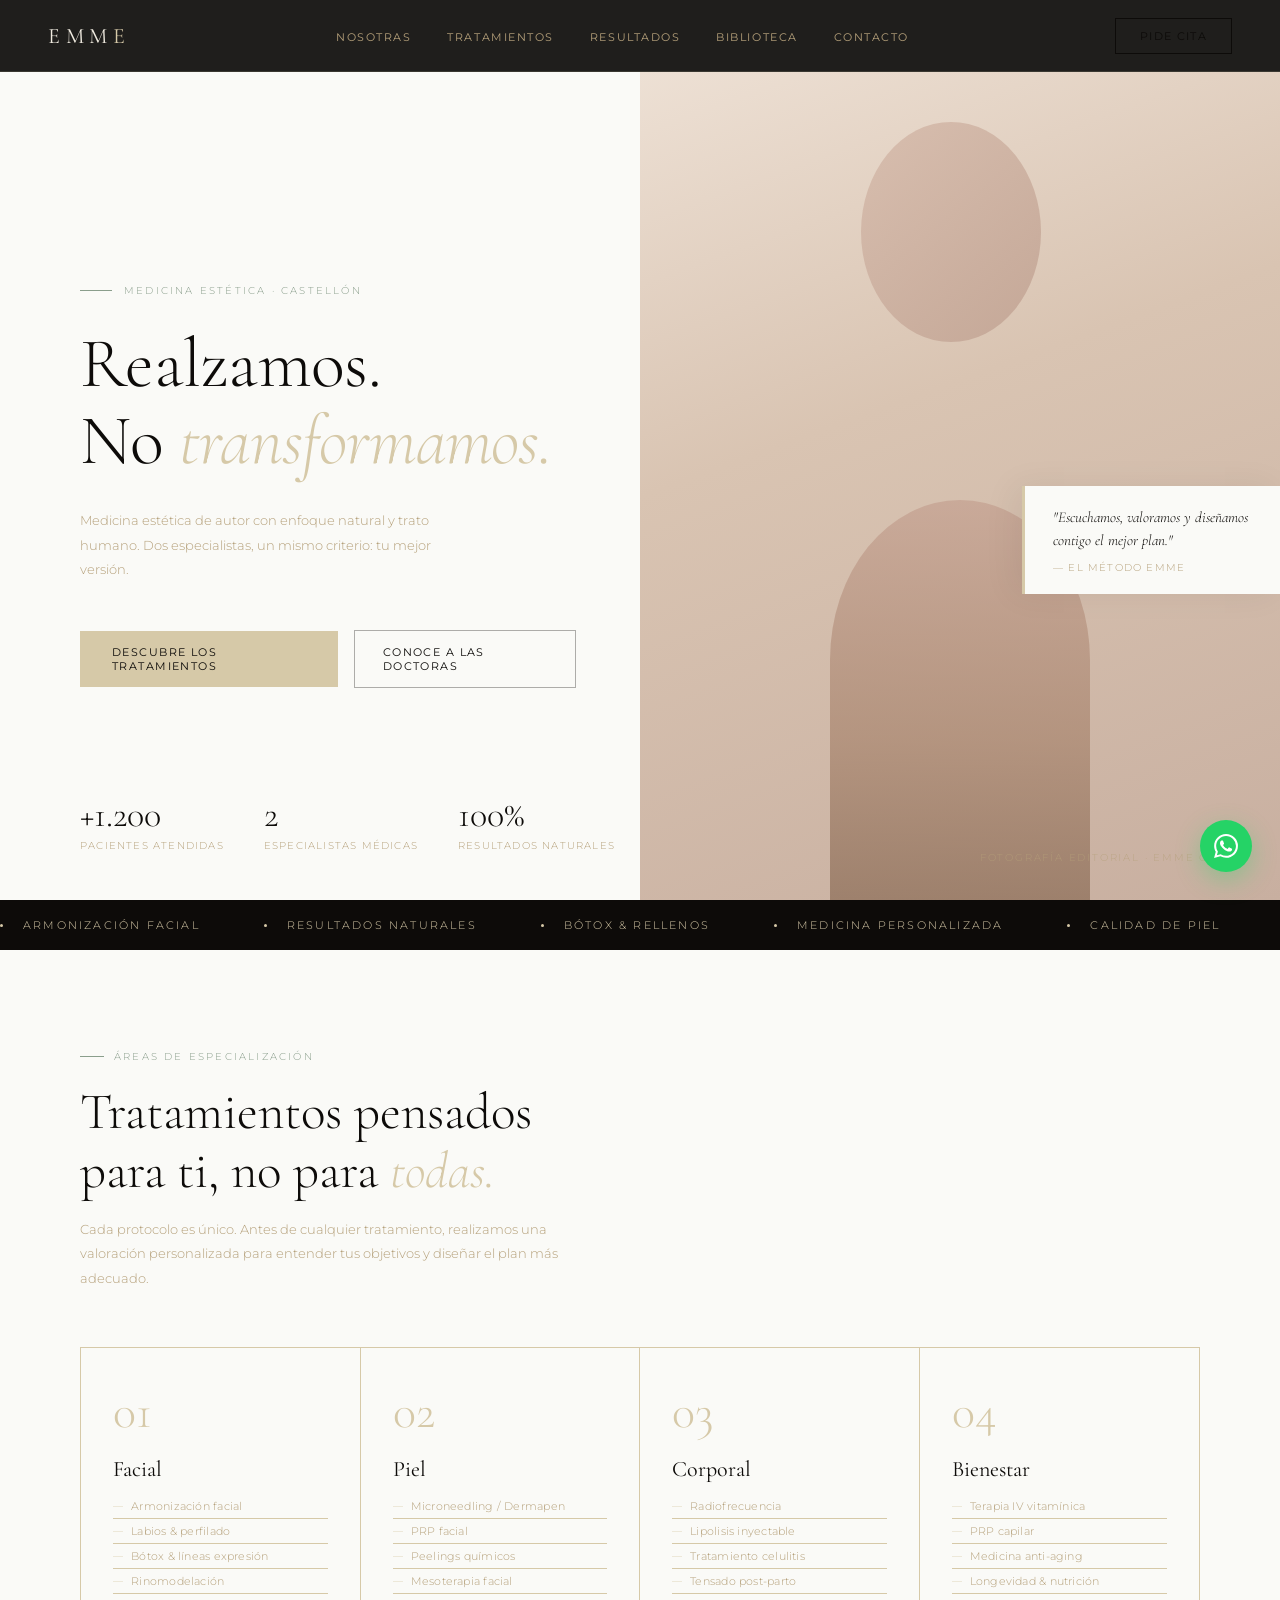
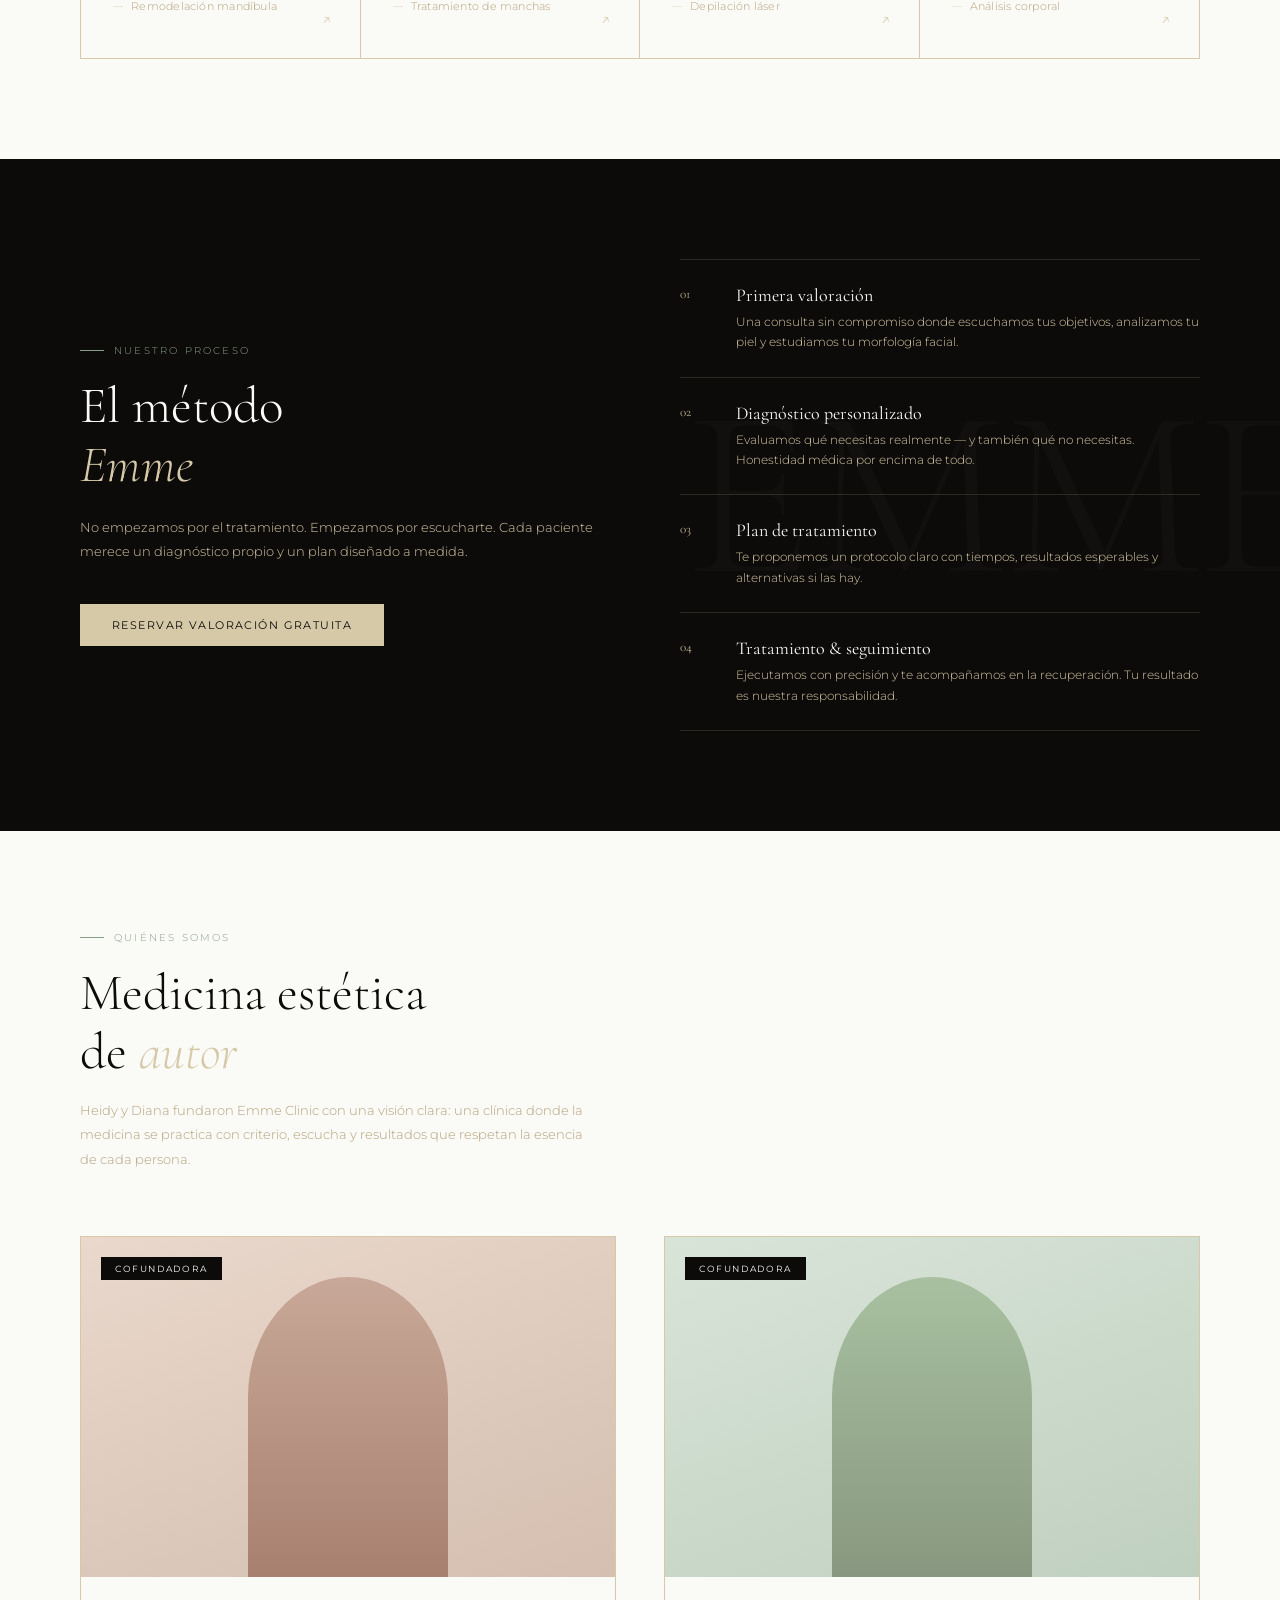
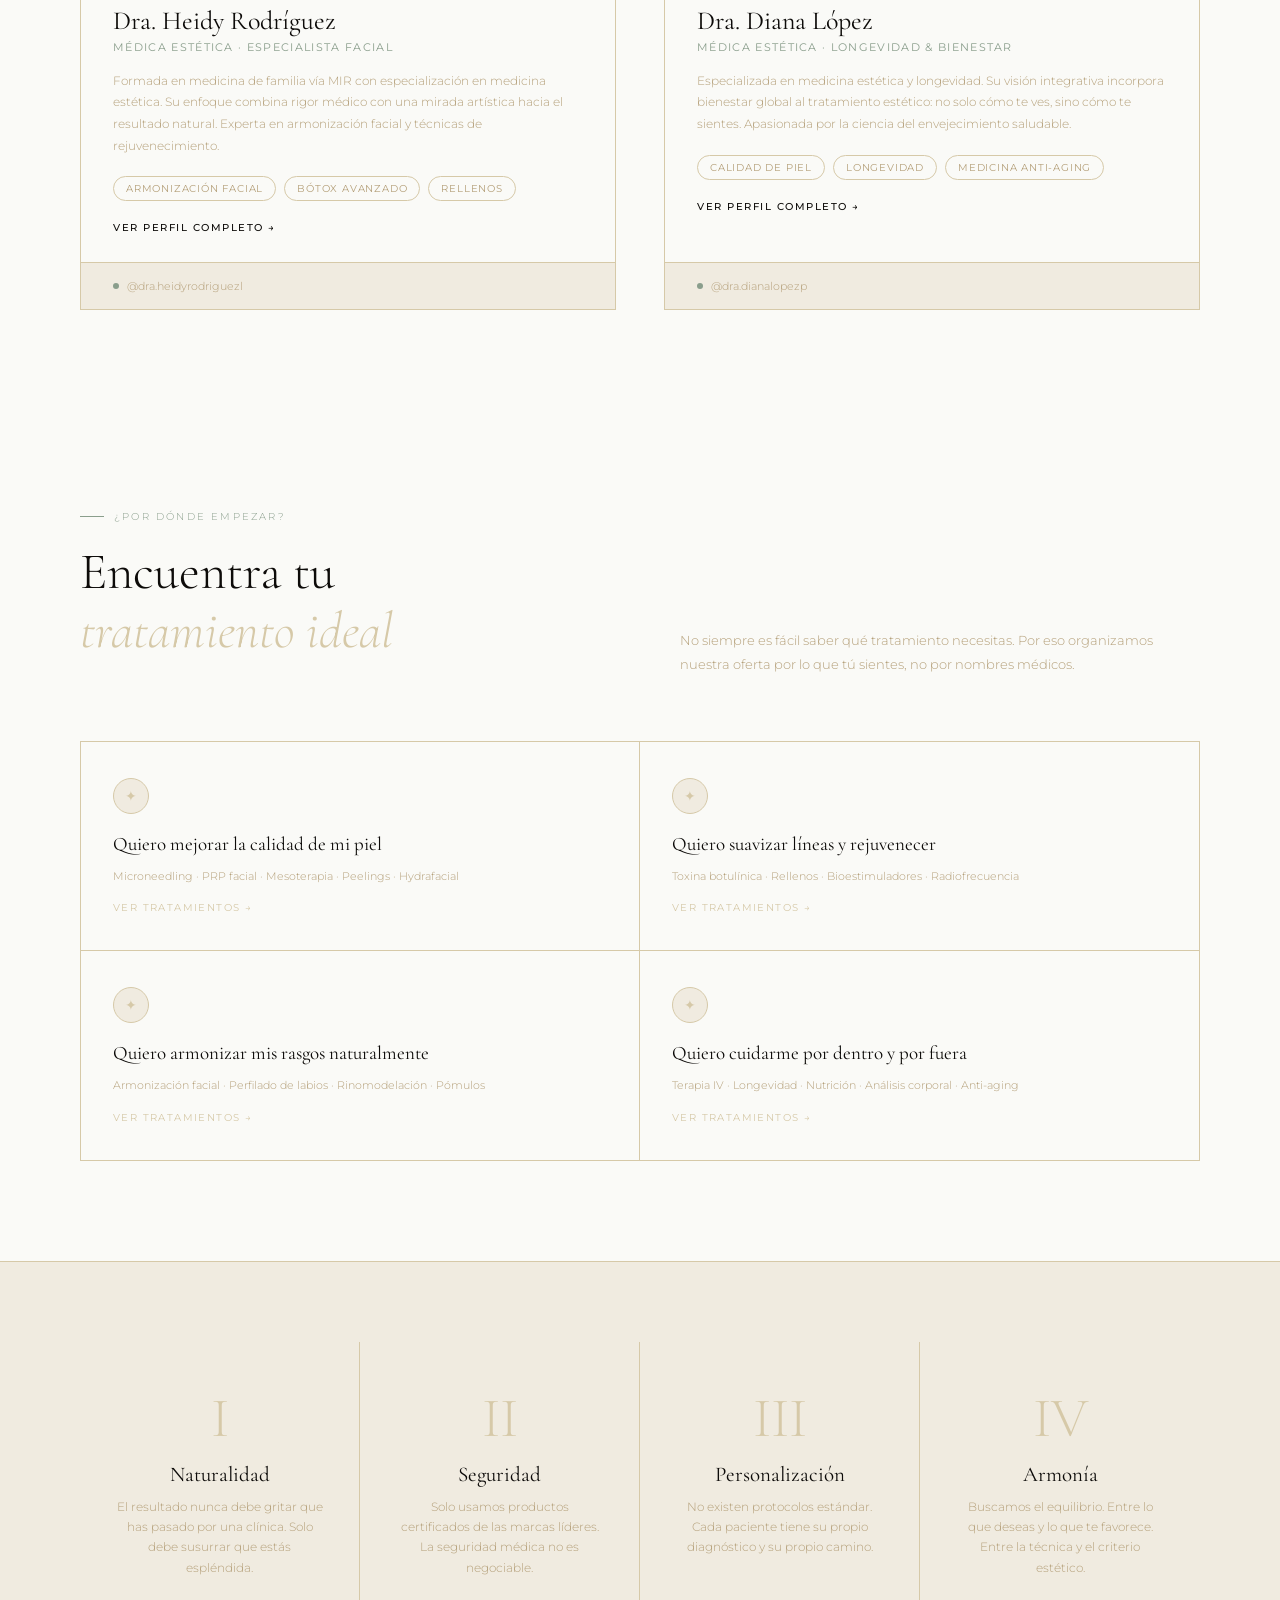
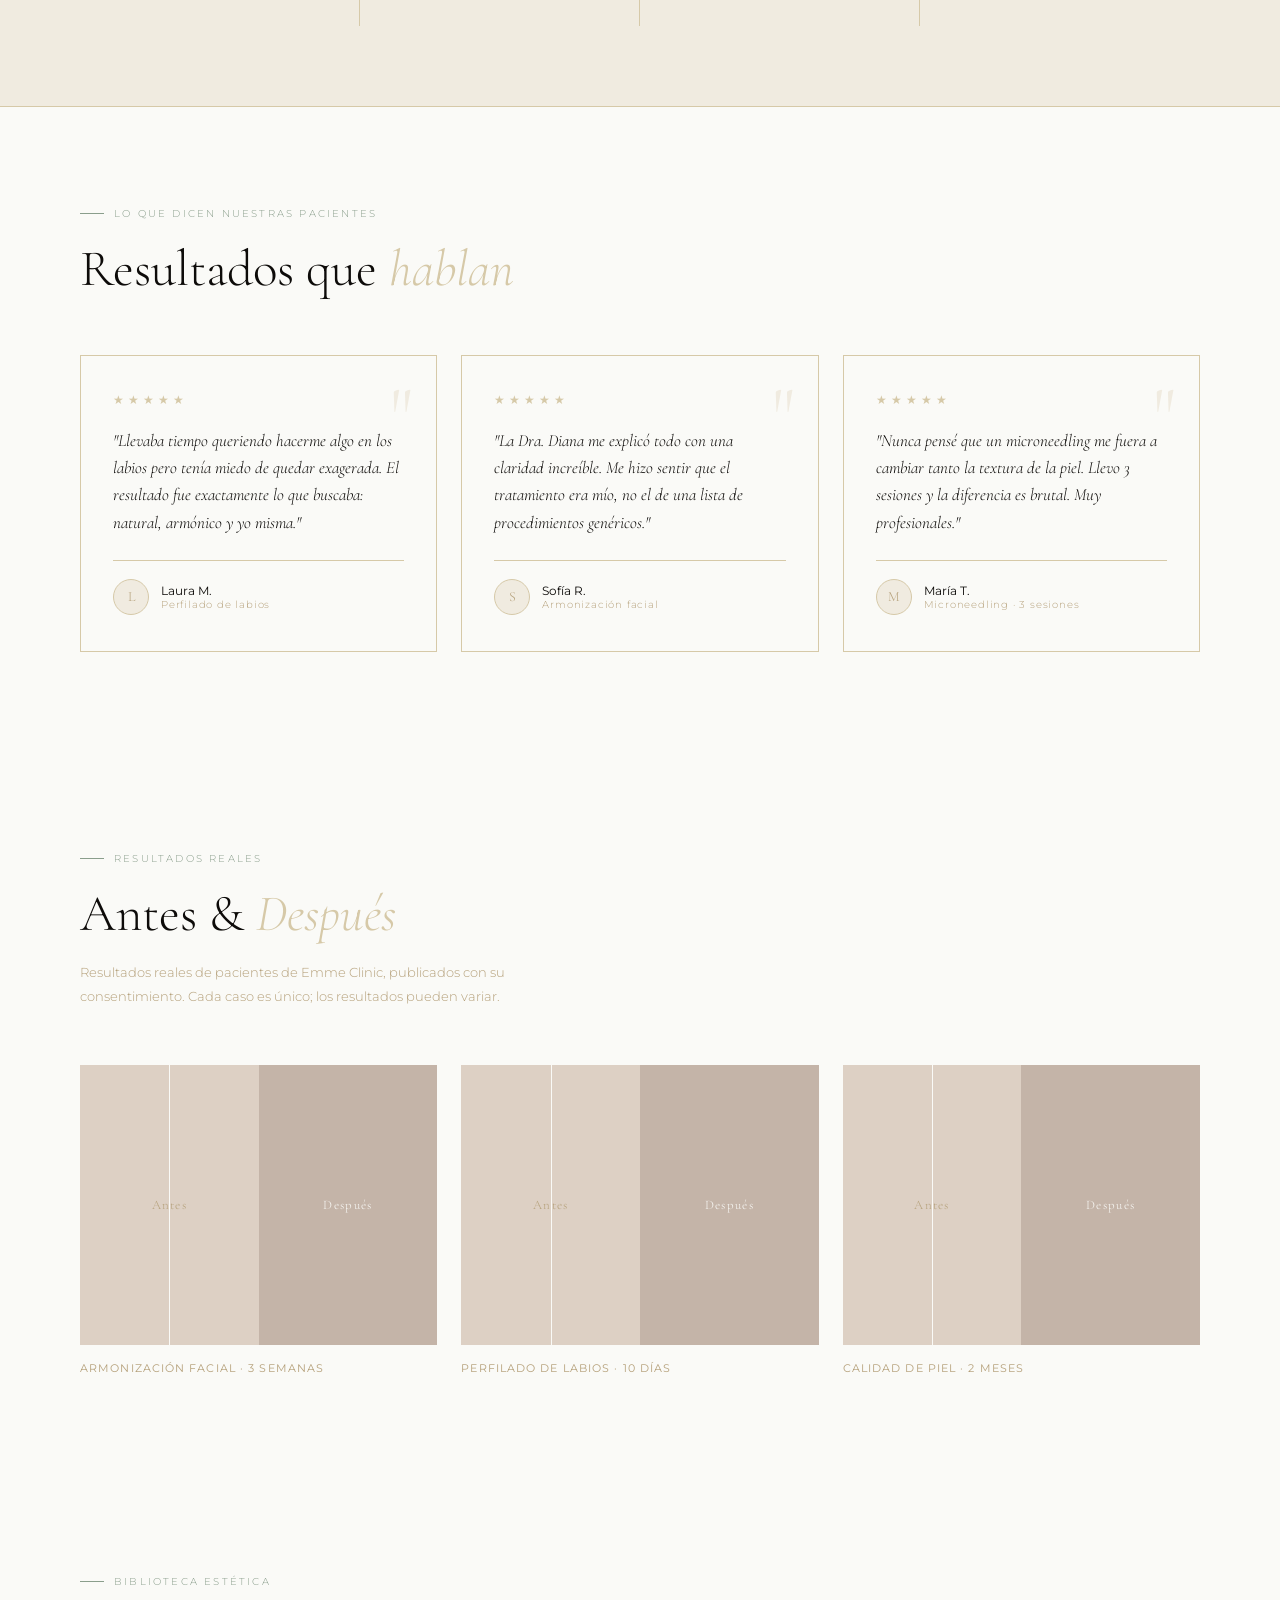
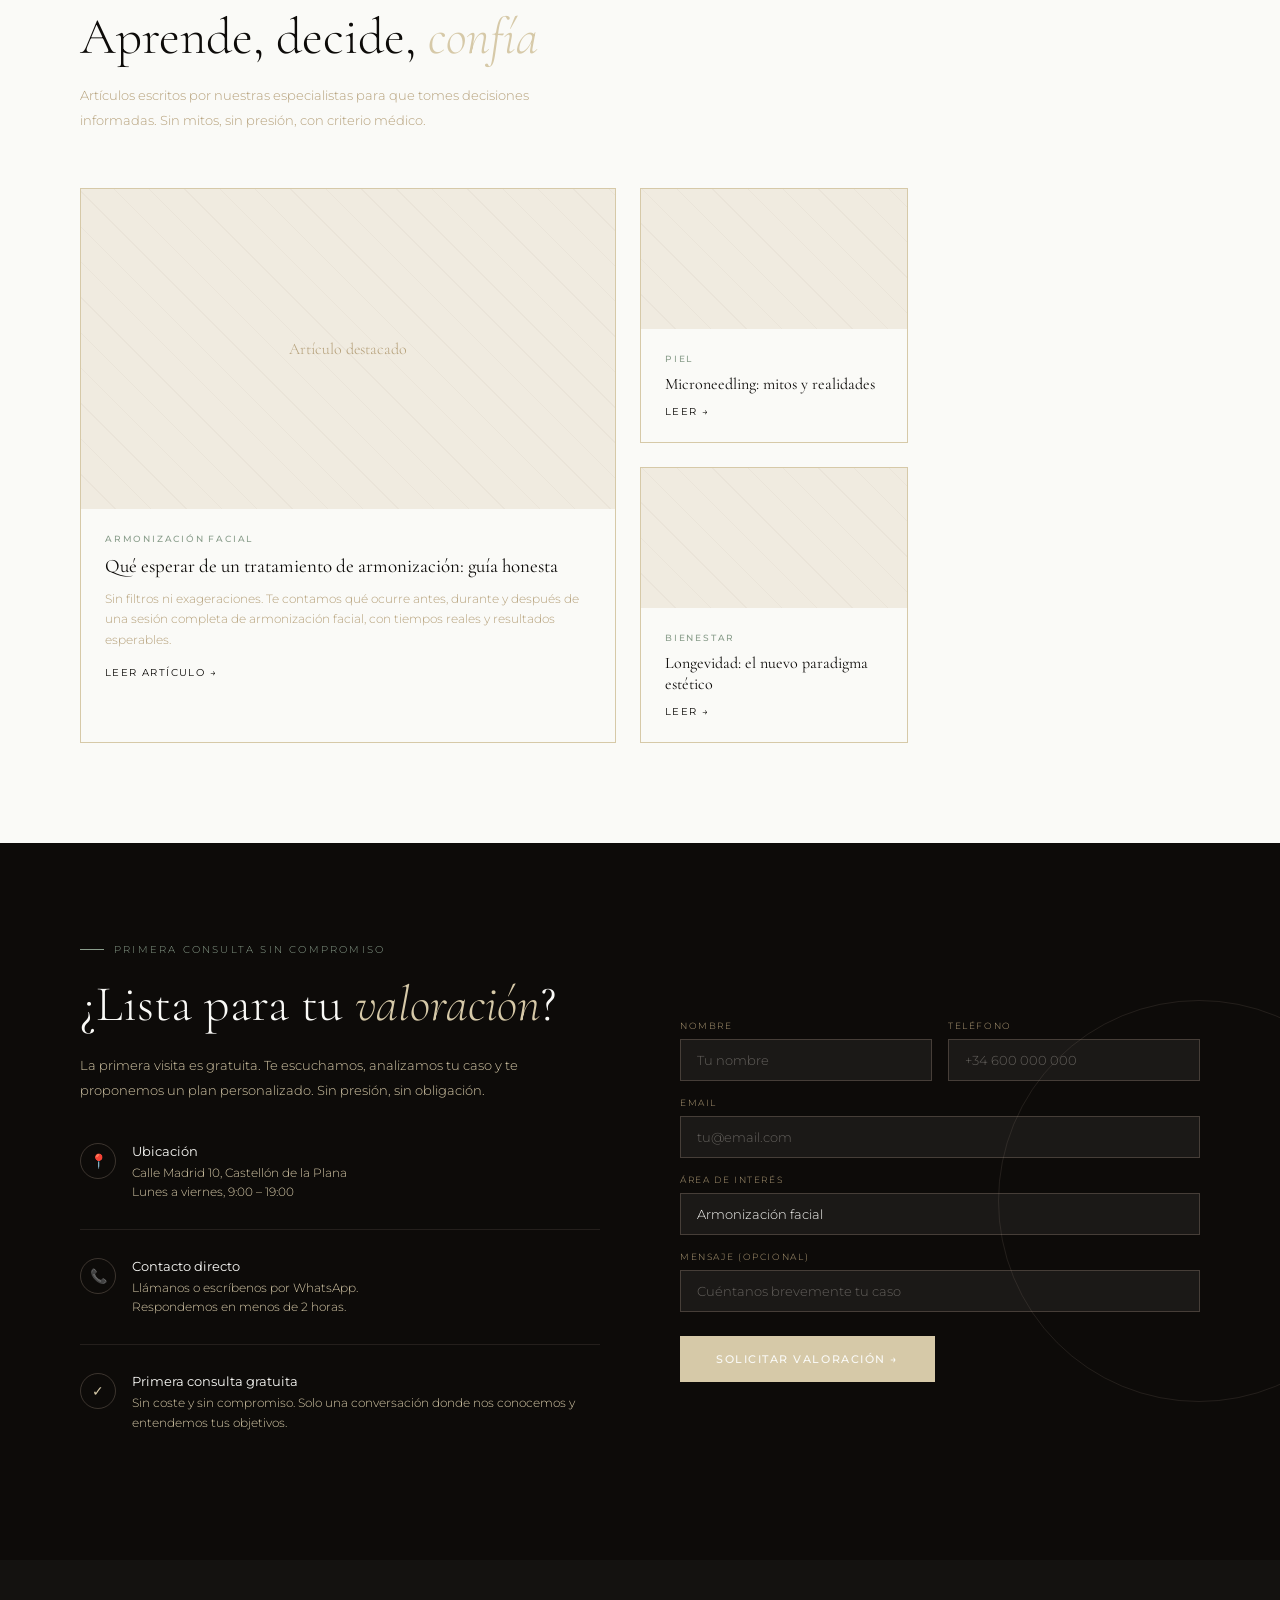
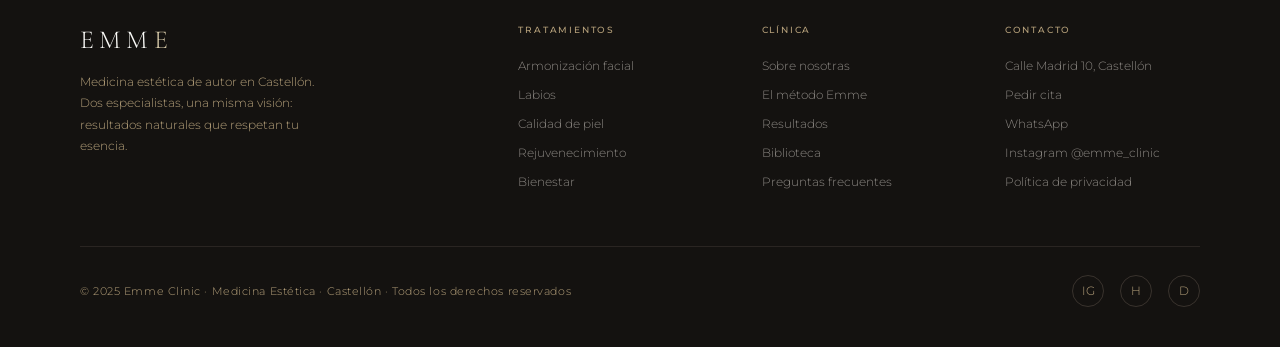
<file: emme-clinic-B.html>
<!DOCTYPE html>
<html lang="es">
<head>
<meta charset="UTF-8">
<meta name="viewport" content="width=device-width, initial-scale=1.0">
<title>EMME CLINIC — Medicina Estética de Autor en Castellón de la Plana</title>
<meta name="description" content="Clínica de medicina estética en Castellón. Armonización facial, bótox, rellenos, calidad de piel y longevidad. Dra. Heidy Rodríguez y Dra. Diana López. Primera consulta gratuita.">
<meta name="keywords" content="clínica medicina estética Castellón, armonización facial Castellón, bótox Castellón, rellenos ácido hialurónico Castellón, microneedling Castellón, medicina estética natural Castellón">
<meta name="robots" content="index, follow">
<meta name="author" content="Emme Clinic">
<link rel="canonical" href="https://emmeclinic.es/">

<!-- Open Graph -->
<meta property="og:type" content="website">
<meta property="og:url" content="https://emmeclinic.es/">
<meta property="og:title" content="EMME CLINIC — Medicina Estética de Autor en Castellón">
<meta property="og:description" content="Medicina estética con criterio, escucha y resultados naturales. Armonización facial, bótox, calidad de piel y longevidad. Primera consulta gratuita en Castellón.">
<!-- TODO: Añadir imagen OG (1200x630px) -->
<meta property="og:image" content="https://emmeclinic.es/img/og-home.jpg">
<meta property="og:locale" content="es_ES">
<meta property="og:site_name" content="Emme Clinic">

<!-- Twitter Card -->
<meta name="twitter:card" content="summary_large_image">
<meta name="twitter:title" content="EMME CLINIC — Medicina Estética de Autor en Castellón">
<meta name="twitter:description" content="Medicina estética con criterio, escucha y resultados naturales. Primera consulta gratuita.">
<!-- TODO: Añadir imagen Twitter -->
<meta name="twitter:image" content="https://emmeclinic.es/img/og-home.jpg">

<!-- Schema.org: MedicalClinic -->
<script type="application/ld+json">
{
  "@context": "https://schema.org",
  "@type": "MedicalClinic",
  "name": "Emme Clinic",
  "description": "Clínica de medicina estética de autor en Castellón de la Plana. Armonización facial, bótox, rellenos, calidad de piel, tratamientos corporales y medicina de longevidad.",
  "url": "https://emmeclinic.es",
  "telephone": "+34600000000",
  "address": {
    "@type": "PostalAddress",
    "streetAddress": "Calle Madrid 10",
    "addressLocality": "Castellón de la Plana",
    "addressRegion": "Comunidad Valenciana",
    "postalCode": "12001",
    "addressCountry": "ES"
  },
  "geo": {
    "@type": "GeoCoordinates",
    "latitude": "39.9864",
    "longitude": "-0.0513"
  },
  "openingHoursSpecification": [
    {
      "@type": "OpeningHoursSpecification",
      "dayOfWeek": ["Monday","Tuesday","Wednesday","Thursday","Friday"],
      "opens": "09:00",
      "closes": "19:00"
    }
  ],
  "sameAs": [
    "https://www.instagram.com/emme_clinic/"
  ],
  "medicalSpecialty": "Aesthetic Medicine",
  "availableService": [
    {"@type": "MedicalProcedure", "name": "Armonización facial"},
    {"@type": "MedicalProcedure", "name": "Toxina botulínica (Bótox)"},
    {"@type": "MedicalProcedure", "name": "Rellenos de ácido hialurónico"},
    {"@type": "MedicalProcedure", "name": "Microneedling"},
    {"@type": "MedicalProcedure", "name": "PRP facial"},
    {"@type": "MedicalProcedure", "name": "Mesoterapia facial"},
    {"@type": "MedicalProcedure", "name": "Terapia IV vitamínica"},
    {"@type": "MedicalProcedure", "name": "Depilación láser"}
  ]
}
</script>

<!-- Schema.org: Physicians -->
<script type="application/ld+json">
[
  {
    "@context": "https://schema.org",
    "@type": "Physician",
    "name": "Dra. Heidy Rodríguez",
    "description": "Especialista en armonización facial, bótox avanzado y rellenos. Formación en medicina de familia vía MIR con especialización en medicina estética.",
    "worksFor": {"@type": "MedicalClinic", "name": "Emme Clinic"},
    "sameAs": ["https://www.instagram.com/dra.heidyrodriguezl/"],
    "medicalSpecialty": "Aesthetic Medicine"
  },
  {
    "@context": "https://schema.org",
    "@type": "Physician",
    "name": "Dra. Diana López",
    "description": "Especialista en calidad de piel, longevidad y medicina anti-aging. Enfoque integrativo que combina estética y bienestar global.",
    "worksFor": {"@type": "MedicalClinic", "name": "Emme Clinic"},
    "sameAs": ["https://www.instagram.com/dra.dianalopezp/"],
    "medicalSpecialty": "Aesthetic Medicine"
  }
]
</script>
<link href="https://fonts.googleapis.com/css2?family=Cormorant+Garamond:ital,wght@0,300;0,400;0,500;1,300;1,400&family=Montserrat:wght@300;400;500;600&display=swap" rel="stylesheet">
<style>
  :root {
    --crema: #FAFAF7;
    --marfil: #F0EBE0;
    --arena: #D6C9A8;
    --topo: #B5A07A;
    --salvia: #8A9E8C;
    --burdeos: #3D3830;
    --carbon: #0D0B09;
    --blanco: #FAFAF7;
    --gold: #D6C9A8;
    --font-display: 'Cormorant Garamond', serif;
    --font-body: 'Montserrat', sans-serif;
  }

  * { margin: 0; padding: 0; box-sizing: border-box; }

  html { scroll-behavior: smooth; }

  body {
    background: var(--blanco);
    color: var(--marfil);
    font-family: var(--font-body);
    font-weight: 300;
    overflow-x: hidden;
  }

  /* ─── NAV ─── */
  nav {
    position: fixed; top: 0; left: 0; right: 0; z-index: 100;
    display: flex; align-items: center; justify-content: space-between;
    padding: 0 48px;
    height: 72px;
    background: rgba(13, 11, 9, 0.92);
    backdrop-filter: blur(12px);
    border-bottom: 0.5px solid rgba(214,201,168,0.15);
  }

  .nav-logo {
    font-family: var(--font-display);
    font-size: 22px;
    font-weight: 400;
    letter-spacing: 0.25em;
    color: var(--carbon);
    text-decoration: none;
  }
  .nav-logo span { color: var(--gold); }
  .nav-logo { color: var(--marfil); }
  .nav-links a { color: var(--topo); }

  .nav-links {
    display: flex; gap: 36px; list-style: none;
  }
  .nav-links a {
    font-size: 11px; letter-spacing: 0.14em; text-transform: uppercase;
    color: var(--topo); text-decoration: none; font-weight: 400;
    transition: color .25s;
  }
  .nav-links a:hover { color: var(--carbon); }

  .nav-cta {
    font-size: 11px; letter-spacing: 0.12em; text-transform: uppercase;
    padding: 10px 24px; border: 0.5px solid var(--carbon);
    background: transparent; color: var(--carbon); cursor: pointer;
    font-family: var(--font-body); font-weight: 400;
    transition: all .25s; text-decoration: none;
  }
  .nav-cta:hover { background: var(--carbon); color: var(--blanco); }

  /* ─── HERO ─── */
  .hero {
    height: 100vh; min-height: 700px;
    display: grid; grid-template-columns: 1fr 1fr;
    padding-top: 72px;
    position: relative;
    overflow: hidden;
  }

  .hero-left {
    display: flex; flex-direction: column; justify-content: center;
    padding: 80px 64px 80px 80px;
    position: relative; z-index: 2;
  }

  .hero-tag {
    font-size: 10px; letter-spacing: 0.22em; text-transform: uppercase;
    color: var(--salvia); margin-bottom: 28px;
    display: flex; align-items: center; gap: 12px;
  }
  .hero-tag::before {
    content: ''; display: block; width: 32px; height: 0.5px; background: var(--salvia);
  }

  .hero-title {
    font-family: var(--font-display);
    font-size: clamp(46px, 5.5vw, 72px);
    font-weight: 300; line-height: 1.1;
    color: var(--carbon); margin-bottom: 28px;
    letter-spacing: -0.01em;
  }
  .hero-title em {
    font-style: italic; color: var(--gold);
  }

  .hero-sub {
    font-size: 13px; color: var(--topo); line-height: 1.9;
    max-width: 380px; margin-bottom: 48px; font-weight: 300;
  }

  .hero-actions { display: flex; gap: 16px; align-items: center; }

  .btn-primary {
    font-size: 11px; letter-spacing: 0.13em; text-transform: uppercase;
    padding: 14px 32px; background: var(--gold); color: #0D0B09;
    border: none; cursor: pointer; font-family: var(--font-body);
    font-weight: 400; transition: all .3s; text-decoration: none; display: inline-block;
  }
  .btn-primary:hover { background: var(--burdeos); }

  .btn-ghost {
    font-size: 11px; letter-spacing: 0.13em; text-transform: uppercase;
    padding: 14px 28px; background: transparent; color: var(--carbon);
    border: 0.5px solid rgba(30,26,24,0.35); cursor: pointer;
    font-family: var(--font-body); font-weight: 400;
    transition: all .3s; text-decoration: none; display: inline-block;
  }
  .btn-ghost:hover { border-color: var(--carbon); }

  .hero-right {
    position: relative; overflow: hidden;
    background: var(--marfil);
  }

  .hero-img-placeholder {
    width: 100%; height: 100%;
    background: linear-gradient(160deg, #EDE0D4 0%, #D9C4B2 40%, #C8AFA0 100%);
    display: flex; flex-direction: column;
    align-items: center; justify-content: center;
    position: relative;
  }

  /* Foto simulada con formas abstractas */
  .hero-silhouette {
    width: 260px; height: 400px;
    background: linear-gradient(180deg, #C4A090 0%, #A8856E 60%, #8A6B55 100%);
    border-radius: 50% 50% 0 0 / 40% 40% 0 0;
    position: absolute; bottom: 0; left: 50%; transform: translateX(-50%);
    opacity: 0.7;
  }
  .hero-oval {
    width: 180px; height: 220px;
    background: linear-gradient(135deg, #D4B8A8 0%, #BFA090 100%);
    border-radius: 50%;
    position: absolute; top: 50px; left: 50%; transform: translateX(-55%);
    opacity: 0.8;
  }

  .hero-img-label {
    position: absolute; bottom: 36px; right: 36px;
    font-size: 10px; letter-spacing: 0.18em; text-transform: uppercase;
    color: var(--topo); opacity: 0.7;
  }

  .hero-stats {
    position: absolute; bottom: 48px; left: 80px;
    display: flex; gap: 40px;
  }
  .stat-item { }
  .stat-num {
    font-family: var(--font-display); font-size: 36px; font-weight: 300;
    color: var(--carbon); line-height: 1;
  }
  .stat-label {
    font-size: 10px; letter-spacing: 0.12em; text-transform: uppercase;
    color: var(--topo); margin-top: 6px;
  }

  .hero-badge {
    position: absolute; top: 50%; right: -1px;
    transform: translateY(-50%);
    background: var(--blanco);
    padding: 20px 28px;
    border-left: 3px solid var(--gold);
    z-index: 3;
    box-shadow: -8px 0 32px rgba(0,0,0,0.06);
  }
  .hero-badge p {
    font-family: var(--font-display); font-size: 15px; font-style: italic;
    color: var(--carbon); line-height: 1.5; max-width: 200px;
  }
  .hero-badge span {
    font-size: 10px; letter-spacing: 0.12em; text-transform: uppercase;
    color: var(--topo); margin-top: 10px; display: block;
  }

  /* ─── TAGLINE STRIP ─── */
  .strip {
    background: var(--carbon);
    padding: 18px 0;
    overflow: hidden;
  }
  .strip-inner {
    display: flex; gap: 64px;
    animation: marquee 24s linear infinite;
    white-space: nowrap;
  }
  @keyframes marquee {
    from { transform: translateX(0); }
    to { transform: translateX(-50%); }
  }
  .strip-item {
    font-size: 11px; letter-spacing: 0.2em; text-transform: uppercase;
    color: var(--arena); display: flex; align-items: center; gap: 20px;
    flex-shrink: 0;
  }
  .strip-dot {
    width: 3px; height: 3px; border-radius: 50%; background: var(--gold);
  }

  /* ─── ESPECIALIDADES ─── */
  .section { padding: 100px 80px; }
  .section-sm { padding: 72px 80px; }

  .label-tag {
    font-size: 10px; letter-spacing: 0.22em; text-transform: uppercase;
    color: var(--salvia); margin-bottom: 20px;
    display: flex; align-items: center; gap: 10px;
  }
  .label-tag::before {
    content: ''; display: block; width: 24px; height: 0.5px; background: var(--salvia);
  }

  .section-title {
    font-family: var(--font-display); font-size: clamp(34px, 4vw, 54px);
    font-weight: 300; line-height: 1.15; color: var(--carbon);
    margin-bottom: 16px;
  }
  .section-title em { font-style: italic; color: var(--gold); }

  .section-sub {
    font-size: 13px; color: var(--topo); line-height: 1.9; max-width: 520px;
    margin-bottom: 56px; font-weight: 300;
  }

  /* Especialidades grid */
  .esp-grid {
    display: grid; grid-template-columns: repeat(4, 1fr); gap: 0;
    border: 0.5px solid var(--arena);
    margin-top: 56px;
  }

  .esp-card {
    padding: 40px 32px;
    border-right: 0.5px solid var(--arena);
    position: relative; overflow: hidden;
    cursor: pointer; transition: background .3s;
  }
  .esp-card:last-child { border-right: none; }
  .esp-card:hover { background: var(--marfil); }

  .esp-number {
    font-family: var(--font-display); font-size: 48px; font-weight: 300;
    color: var(--arena); line-height: 1; margin-bottom: 20px;
  }

  .esp-name {
    font-family: var(--font-display); font-size: 22px; font-weight: 400;
    color: var(--carbon); margin-bottom: 12px;
  }

  .esp-list {
    list-style: none; padding: 0;
  }
  .esp-list li {
    font-size: 11px; color: var(--topo); padding: 5px 0;
    border-bottom: 0.5px solid var(--arena);
    font-weight: 300; letter-spacing: 0.02em;
    display: flex; align-items: center; gap: 8px;
  }
  .esp-list li::before { content: '—'; color: var(--gold); font-size: 10px; }
  .esp-list li:last-child { border-bottom: none; }

  .esp-arrow {
    position: absolute; bottom: 28px; right: 28px;
    font-size: 18px; color: var(--arena); transition: all .3s;
  }
  .esp-card:hover .esp-arrow { color: var(--gold); transform: translate(4px, -4px); }

  /* ─── MÉTODO EMME ─── */
  .metodo-section {
    padding: 100px 80px;
    background: var(--carbon); color: var(--crema);
    position: relative; overflow: hidden;
  }

  .metodo-section::before {
    content: 'EMME';
    font-family: var(--font-display); font-size: 240px; font-weight: 300;
    color: rgba(255,255,255,0.025);
    position: absolute; top: 50%; right: -40px; transform: translateY(-50%);
    letter-spacing: -0.02em; line-height: 1; pointer-events: none;
  }

  .metodo-grid {
    display: grid; grid-template-columns: 1fr 1fr; gap: 80px;
    align-items: center;
  }

  .metodo-label { color: var(--salvia); }
  .metodo-label::before { background: var(--salvia); }

  .metodo-title {
    font-family: var(--font-display); font-size: clamp(34px, 4vw, 52px);
    font-weight: 300; color: var(--crema); margin-bottom: 20px; line-height: 1.15;
  }
  .metodo-title em { font-style: italic; color: var(--gold); }

  .metodo-desc {
    font-size: 13px; color: var(--arena); line-height: 1.9; margin-bottom: 40px;
    font-weight: 300;
  }

  .metodo-steps {
    display: flex; flex-direction: column; gap: 0;
  }

  .step {
    display: flex; gap: 28px; padding: 24px 0;
    border-bottom: 0.5px solid rgba(214,201,168,0.15);
    position: relative;
  }
  .step:first-child { border-top: 0.5px solid rgba(168,149,133,0.2); }

  .step-num {
    font-family: var(--font-display); font-size: 13px; font-weight: 300;
    color: var(--gold); min-width: 28px; padding-top: 2px;
  }

  .step-content h4 {
    font-family: var(--font-display); font-size: 18px; font-weight: 400;
    color: var(--crema); margin-bottom: 6px;
  }
  .step-content p {
    font-size: 12px; color: var(--arena); line-height: 1.7; font-weight: 300;
  }

  /* ─── FUNDADORAS ─── */
  .fundadoras-section {
    padding: 100px 80px;
    background: var(--crema);
  }

  .fundadoras-grid {
    display: grid; grid-template-columns: 1fr 1fr; gap: 48px; margin-top: 64px;
  }

  .dra-card {
    display: grid; grid-template-rows: auto 1fr auto;
    border: 0.5px solid var(--arena); overflow: hidden;
    cursor: pointer; transition: all .3s;
  }
  .dra-card:hover { box-shadow: 0 24px 64px rgba(0,0,0,0.08); }

  .dra-photo {
    height: 340px;
    position: relative; overflow: hidden;
  }

  .dra-photo-bg {
    width: 100%; height: 100%;
    display: flex; align-items: flex-end; justify-content: center;
    padding-bottom: 0;
  }

  .dra-silhouette {
    width: 200px; height: 300px;
    border-radius: 50% 50% 0 0 / 40% 40% 0 0;
    margin-bottom: 0;
  }

  .dra-tag {
    position: absolute; top: 20px; left: 20px;
    background: var(--carbon); color: var(--crema);
    font-size: 9px; letter-spacing: 0.18em; text-transform: uppercase;
    padding: 6px 14px; font-weight: 400;
  }

  .dra-info {
    padding: 28px 32px;
  }

  .dra-name {
    font-family: var(--font-display); font-size: 26px; font-weight: 400;
    color: var(--carbon); margin-bottom: 4px;
  }

  .dra-role {
    font-size: 11px; letter-spacing: 0.12em; text-transform: uppercase;
    color: var(--salvia); margin-bottom: 16px; font-weight: 400;
  }

  .dra-bio {
    font-size: 12px; color: var(--topo); line-height: 1.8; font-weight: 300;
    margin-bottom: 20px;
  }

  .dra-tags {
    display: flex; gap: 8px; flex-wrap: wrap; margin-bottom: 20px;
  }
  .dra-pill {
    font-size: 10px; letter-spacing: 0.08em; text-transform: uppercase;
    padding: 5px 12px; border: 0.5px solid var(--arena);
    color: var(--topo); font-weight: 400;
    border-radius: 20px;
  }

  .dra-link {
    font-size: 10px; letter-spacing: 0.15em; text-transform: uppercase;
    color: var(--carbon); text-decoration: none; font-weight: 500;
    display: flex; align-items: center; gap: 8px; transition: gap .25s;
  }
  .dra-link:hover { gap: 14px; }

  .dra-footer {
    padding: 16px 32px;
    background: var(--marfil);
    border-top: 0.5px solid var(--arena);
    display: flex; align-items: center; justify-content: space-between;
  }

  .dra-insta {
    font-size: 11px; color: var(--topo); font-weight: 300;
    text-decoration: none; display: flex; align-items: center; gap: 8px;
  }
  .insta-dot {
    width: 6px; height: 6px; border-radius: 50%; background: var(--salvia);
  }

  /* ─── DIAGNÓSTICO POR NECESIDAD ─── */
  .necesidad-section {
    padding: 100px 80px;
    background: var(--blanco);
  }

  .nec-header {
    display: grid; grid-template-columns: 1fr 1fr; gap: 80px;
    margin-bottom: 64px; align-items: end;
  }

  .nec-grid {
    display: grid; grid-template-columns: repeat(2, 1fr); gap: 0;
    border: 0.5px solid var(--arena);
  }

  .nec-item {
    padding: 36px 32px;
    border-right: 0.5px solid var(--arena);
    border-bottom: 0.5px solid var(--arena);
    cursor: pointer; transition: background .3s;
    position: relative;
  }
  .nec-item:nth-child(2n) { border-right: none; }
  .nec-item:nth-child(3), .nec-item:nth-child(4) { border-bottom: none; }
  .nec-item:hover { background: var(--crema); }

  .nec-icon {
    width: 36px; height: 36px; border-radius: 50%;
    background: var(--marfil); border: 0.5px solid var(--arena);
    display: flex; align-items: center; justify-content: center;
    font-size: 14px; margin-bottom: 18px;
    color: var(--gold);
  }

  .nec-q {
    font-family: var(--font-display); font-size: 19px; font-weight: 400;
    color: var(--carbon); margin-bottom: 10px; line-height: 1.3;
  }

  .nec-tratamientos {
    font-size: 11px; color: var(--topo); line-height: 1.7; font-weight: 300;
  }

  .nec-cta {
    font-size: 10px; letter-spacing: 0.14em; text-transform: uppercase;
    color: var(--gold); margin-top: 16px; display: block;
    font-weight: 400;
  }

  /* ─── FILOSOFÍA PILARES ─── */
  .filosofia-section {
    padding: 80px;
    background: var(--marfil);
    display: grid; grid-template-columns: repeat(4,1fr); gap: 0;
    border-top: 0.5px solid var(--arena);
    border-bottom: 0.5px solid var(--arena);
  }

  .pilar {
    padding: 48px 36px;
    border-right: 0.5px solid var(--arena);
    text-align: center;
  }
  .pilar:last-child { border-right: none; }

  .pilar-num {
    font-family: var(--font-display); font-size: 56px; font-weight: 300;
    color: var(--arena); line-height: 1; margin-bottom: 16px;
  }

  .pilar-name {
    font-family: var(--font-display); font-size: 21px; font-weight: 400;
    color: var(--carbon); margin-bottom: 10px;
  }

  .pilar-desc {
    font-size: 12px; color: var(--topo); line-height: 1.7; font-weight: 300;
  }

  /* ─── TESTIMONIOS ─── */
  .testi-section {
    padding: 100px 80px; background: var(--blanco);
  }

  .testi-grid {
    display: grid; grid-template-columns: repeat(3,1fr); gap: 24px;
    margin-top: 56px;
  }

  .testi-card {
    padding: 36px 32px;
    border: 0.5px solid var(--arena); position: relative;
  }

  .testi-stars {
    color: var(--gold); font-size: 12px; letter-spacing: 4px; margin-bottom: 20px;
  }

  .testi-text {
    font-family: var(--font-display); font-size: 17px; font-style: italic;
    font-weight: 300; color: var(--carbon); line-height: 1.6; margin-bottom: 24px;
  }

  .testi-footer {
    display: flex; align-items: center; gap: 12px;
    border-top: 0.5px solid var(--arena); padding-top: 18px;
  }

  .testi-avatar {
    width: 36px; height: 36px; border-radius: 50%;
    background: var(--marfil); border: 0.5px solid var(--arena);
    display: flex; align-items: center; justify-content: center;
    font-family: var(--font-display); font-size: 14px; color: var(--topo);
  }

  .testi-name { font-size: 12px; font-weight: 400; color: var(--carbon); }
  .testi-tratamiento { font-size: 10px; color: var(--topo); letter-spacing: 0.08em; }

  .quote-mark {
    position: absolute; top: 20px; right: 24px;
    font-family: var(--font-display); font-size: 80px; font-weight: 300;
    color: var(--marfil); line-height: 1;
  }

  /* ─── ANTES / DESPUÉS ─── */
  .resultados-section {
    padding: 100px 80px; background: var(--crema);
  }

  .ab-grid {
    display: grid; grid-template-columns: repeat(3,1fr); gap: 24px; margin-top: 56px;
  }

  .ab-card {
    position: relative; overflow: hidden; cursor: pointer;
  }

  .ab-image {
    height: 280px;
    display: flex; overflow: hidden;
  }

  .ab-before, .ab-after {
    flex: 1; display: flex; align-items: center; justify-content: center;
    font-family: var(--font-display); font-size: 13px; letter-spacing: 0.1em;
    font-weight: 300; position: relative;
  }

  .ab-before {
    background: #DDD0C4;
    color: var(--topo);
  }

  .ab-after {
    background: #C4B4A8;
    color: var(--blanco);
  }

  .ab-divider {
    width: 1px; background: var(--blanco);
    position: absolute; left: 50%; top: 0; bottom: 0;
    z-index: 2;
  }

  .ab-tag {
    padding: 16px 0 0;
    font-size: 11px; letter-spacing: 0.1em; text-transform: uppercase;
    color: var(--topo); font-weight: 400;
  }

  /* ─── BLOG / BIBLIOTECA ─── */
  .blog-section {
    padding: 100px 80px; background: var(--blanco);
  }

  .blog-grid {
    display: grid; grid-template-columns: 2fr 1fr 1fr; gap: 24px;
    margin-top: 56px;
  }

  .blog-card {
    cursor: pointer; overflow: hidden; border: 0.5px solid var(--arena);
    transition: all .3s;
  }
  .blog-card:hover { box-shadow: 0 16px 40px rgba(0,0,0,0.07); }

  .blog-img {
    height: 220px;
    background: var(--marfil);
    display: flex; align-items: center; justify-content: center;
    font-family: var(--font-display); font-size: 13px;
    color: var(--topo); position: relative; overflow: hidden;
  }

  .blog-card.featured .blog-img { height: 320px; }

  .blog-img-pattern {
    position: absolute; inset: 0;
    background: repeating-linear-gradient(
      45deg, transparent, transparent 24px,
      rgba(168,149,133,0.08) 24px, rgba(168,149,133,0.08) 25px
    );
  }

  .blog-info { padding: 24px; }

  .blog-cat {
    font-size: 9px; letter-spacing: 0.2em; text-transform: uppercase;
    color: var(--salvia); margin-bottom: 10px; font-weight: 500;
  }

  .blog-title {
    font-family: var(--font-display); font-size: 19px; font-weight: 400;
    color: var(--carbon); line-height: 1.3; margin-bottom: 10px;
  }

  .blog-card.small .blog-title { font-size: 16px; }

  .blog-excerpt {
    font-size: 12px; color: var(--topo); line-height: 1.7; font-weight: 300;
    margin-bottom: 16px;
  }

  .blog-read {
    font-size: 10px; letter-spacing: 0.14em; text-transform: uppercase;
    color: var(--carbon); font-weight: 400; text-decoration: none;
    display: flex; align-items: center; gap: 8px;
    transition: gap .25s;
  }
  .blog-read:hover { gap: 14px; }

  /* ─── CTA RESERVA ─── */
  .reserva-section {
    padding: 100px 80px;
    background: var(--carbon); color: var(--crema);
    display: grid; grid-template-columns: 1fr 1fr; gap: 80px;
    align-items: center;
    position: relative; overflow: hidden;
  }

  .reserva-section::after {
    content: '';
    position: absolute; right: -120px; top: 50%; transform: translateY(-50%);
    width: 400px; height: 400px; border-radius: 50%;
    border: 0.5px solid rgba(168,149,133,0.15);
  }

  .reserva-title {
    font-family: var(--font-display); font-size: clamp(32px, 4vw, 50px);
    font-weight: 300; line-height: 1.15; margin-bottom: 20px;
  }
  .reserva-title em { font-style: italic; color: var(--gold); }

  .reserva-sub {
    font-size: 13px; color: var(--arena); line-height: 1.9; font-weight: 300;
    margin-bottom: 36px;
  }

  .form-grid { display: flex; flex-direction: column; gap: 16px; }

  .form-row { display: grid; grid-template-columns: 1fr 1fr; gap: 16px; }

  .form-field {
    display: flex; flex-direction: column; gap: 8px;
  }

  .form-label {
    font-size: 9px; letter-spacing: 0.18em; text-transform: uppercase;
    color: var(--topo);
  }

  .form-input, .form-select {
    background: rgba(255,255,255,0.06); border: 0.5px solid rgba(168,149,133,0.3);
    color: var(--crema); padding: 12px 16px; font-size: 13px;
    font-family: var(--font-body); font-weight: 300; outline: none;
    transition: border-color .25s;
    -webkit-appearance: none;
  }
  .form-input::placeholder { color: rgba(237,232,224,0.35); }
  .form-input:focus, .form-select:focus { border-color: var(--gold); }
  .form-select option { background: var(--carbon); }

  .form-submit {
    padding: 16px 36px; background: var(--gold); border: none;
    color: var(--blanco); font-size: 11px; letter-spacing: 0.14em;
    text-transform: uppercase; cursor: pointer; font-family: var(--font-body);
    font-weight: 500; transition: all .3s; align-self: flex-start;
    margin-top: 8px;
  }
  .form-submit:hover { background: #B5A07A; }

  .reserva-info {
    display: flex; flex-direction: column; gap: 28px; margin-top: 40px;
  }

  .info-row {
    display: flex; gap: 16px; align-items: flex-start;
    padding-bottom: 28px; border-bottom: 0.5px solid rgba(168,149,133,0.15);
  }
  .info-row:last-child { border-bottom: none; }

  .info-icon {
    width: 36px; height: 36px; border-radius: 50%;
    border: 0.5px solid rgba(168,149,133,0.3);
    display: flex; align-items: center; justify-content: center;
    font-size: 14px; flex-shrink: 0; color: var(--gold);
  }

  .info-content h4 {
    font-size: 13px; font-weight: 400; color: var(--crema); margin-bottom: 4px;
  }
  .info-content p {
    font-size: 12px; color: var(--arena); line-height: 1.6; font-weight: 300;
  }

  /* ─── FOOTER ─── */
  footer {
    background: #141210;
    padding: 64px 80px 40px;
  }

  .footer-grid {
    display: grid; grid-template-columns: 2fr 1fr 1fr 1fr;
    gap: 48px; margin-bottom: 56px;
  }

  .footer-logo {
    font-family: var(--font-display); font-size: 26px; font-weight: 300;
    letter-spacing: 0.2em; color: var(--crema); margin-bottom: 16px;
    display: block;
  }
  .footer-logo span { color: var(--gold); }

  .footer-desc {
    font-size: 12px; color: var(--topo); line-height: 1.8; font-weight: 300;
    max-width: 240px;
  }

  .footer-col h5 {
    font-size: 9px; letter-spacing: 0.2em; text-transform: uppercase;
    color: var(--topo); margin-bottom: 20px; font-weight: 500;
  }

  .footer-col ul { list-style: none; display: flex; flex-direction: column; gap: 10px; }
  .footer-col a {
    font-size: 12px; color: rgba(237,232,224,0.55); text-decoration: none;
    font-weight: 300; transition: color .25s;
  }
  .footer-col a:hover { color: var(--crema); }

  .footer-bottom {
    border-top: 0.5px solid rgba(168,149,133,0.15);
    padding-top: 28px;
    display: flex; justify-content: space-between; align-items: center;
  }

  .footer-copy {
    font-size: 11px; color: var(--topo); font-weight: 300; letter-spacing: 0.05em;
  }

  .footer-social {
    display: flex; gap: 16px;
  }
  .social-link {
    width: 32px; height: 32px; border-radius: 50%;
    border: 0.5px solid rgba(168,149,133,0.25);
    display: flex; align-items: center; justify-content: center;
    font-size: 12px; color: var(--topo); text-decoration: none;
    transition: all .25s;
  }
  .social-link:hover { border-color: var(--gold); color: var(--gold); }

  /* ─── WHATSAPP FLOTANTE ─── */
  .wa-float {
    position: fixed; bottom: 28px; right: 28px; z-index: 200;
    width: 52px; height: 52px; border-radius: 50%;
    background: #25D366; color: white;
    display: flex; align-items: center; justify-content: center;
    font-size: 22px; cursor: pointer;
    box-shadow: 0 8px 24px rgba(37,211,102,0.35);
    transition: all .3s; text-decoration: none;
  }
  .wa-float:hover { transform: scale(1.1); box-shadow: 0 12px 32px rgba(37,211,102,0.45); }

  /* ─── ANIMATIONS ─── */
  @keyframes fadeUp {
    from { opacity: 0; transform: translateY(32px); }
    to { opacity: 1; transform: translateY(0); }
  }

  .hero-left > * {
    opacity: 0;
    animation: fadeUp 0.8s ease forwards;
  }
  .hero-tag { animation-delay: 0.1s; }
  .hero-title { animation-delay: 0.25s; }
  .hero-sub { animation-delay: 0.4s; }
  .hero-actions { animation-delay: 0.55s; }
  .hero-stats { animation-delay: 0.7s; }

  .hero-right, .hero-badge {
    opacity: 0;
    animation: fadeUp 1s ease 0.3s forwards;
  }

  /* ─── UTILES ─── */
  .text-right { text-align: right; }
  .mb0 { margin-bottom: 0; }

  /* ─── NAV HAMBURGER ─── */
  .nav-hamburger {
    display: none;
    flex-direction: column;
    gap: 5px;
    cursor: pointer;
    background: none;
    border: none;
    padding: 8px;
    z-index: 101;
  }
  .nav-hamburger span {
    display: block;
    width: 22px;
    height: 1px;
    background: var(--carbon);
    transition: all .3s;
  }
  .nav-hamburger.open span:nth-child(1) { transform: translateY(6px) rotate(45deg); }
  .nav-hamburger.open span:nth-child(2) { opacity: 0; }
  .nav-hamburger.open span:nth-child(3) { transform: translateY(-6px) rotate(-45deg); }

  .nav-mobile {
    display: none;
    position: fixed;
    top: 72px;
    left: 0; right: 0;
    background: rgba(253,250,247,0.97);
    backdrop-filter: blur(16px);
    padding: 16px 24px 24px;
    border-bottom: 0.5px solid rgba(214,201,168,0.15);
    z-index: 99;
    flex-direction: column;
    gap: 0;
  }
  .nav-mobile.open { display: flex; }
  .nav-mobile a {
    font-size: 12px; letter-spacing: 0.14em; text-transform: uppercase;
    color: var(--topo); text-decoration: none; font-weight: 400;
    padding: 14px 0; border-bottom: 0.5px solid rgba(168,149,133,0.15);
    transition: color .25s;
  }
  .nav-mobile a:last-child { border-bottom: none; color: var(--carbon); font-weight: 500; }
  .nav-mobile a:hover { color: var(--carbon); }

  /* ─── RESPONSIVE ─── */
  @media (max-width: 900px) {
    nav { padding: 0 24px; }
    .nav-links, .nav-cta { display: none; }
    .nav-hamburger { display: flex; }

    .section, .section-sm { padding: 64px 24px; }
    .metodo-section { padding: 72px 24px; }
    .fundadoras-section { padding: 72px 24px; }
    .necesidad-section { padding: 72px 24px; }
    .filosofia-section { padding: 40px 24px; grid-template-columns: 1fr 1fr; }
    .testi-section { padding: 72px 24px; }
    .resultados-section { padding: 72px 24px; }
    .blog-section { padding: 72px 24px; }
    footer { padding: 48px 24px 32px; }

    /* Hero */
    .hero { grid-template-columns: 1fr; height: auto; min-height: 100svh; }
    .hero-right { display: none; }
    .hero-badge { display: none; }
    .hero-left { padding: 120px 24px 100px; min-height: 100svh; justify-content: center; }
    .hero-stats { position: static; margin-top: 48px; gap: 24px; flex-wrap: wrap; }

    /* Especialidades */
    .esp-grid { grid-template-columns: 1fr 1fr; }
    .esp-card:nth-child(2) { border-right: none; }
    .esp-card:nth-child(1), .esp-card:nth-child(2) { border-bottom: 0.5px solid var(--arena); }

    /* Método */
    .metodo-grid { grid-template-columns: 1fr; gap: 48px; }
    .metodo-section::before { font-size: 120px; right: -20px; }

    /* Fundadoras */
    .fundadoras-grid { grid-template-columns: 1fr; }

    /* Diagnóstico */
    .nec-header { grid-template-columns: 1fr; gap: 20px; margin-bottom: 40px; }

    /* Testimonios */
    .testi-grid { grid-template-columns: 1fr; }

    /* Antes/después */
    .ab-grid { grid-template-columns: 1fr; }

    /* Blog */
    .blog-grid { grid-template-columns: 1fr; }
    .blog-card.featured .blog-img { height: 220px; }

    /* Reserva */
    .reserva-section { grid-template-columns: 1fr; gap: 48px; padding: 72px 24px; }

    /* Footer */
    .footer-grid { grid-template-columns: 1fr 1fr; gap: 32px; }
    .footer-bottom { flex-direction: column; gap: 16px; text-align: center; }
  }

  @media (max-width: 540px) {
    .esp-grid { grid-template-columns: 1fr; }
    .esp-card:nth-child(2) { border-right: none; }
    .esp-card { border-right: none !important; border-bottom: 0.5px solid var(--arena); }
    .esp-card:last-child { border-bottom: none; }

    .filosofia-section { grid-template-columns: 1fr; }
    .pilar { border-right: none !important; border-bottom: 0.5px solid var(--arena); }
    .pilar:last-child { border-bottom: none; }

    .nec-grid { grid-template-columns: 1fr; }
    .nec-item { border-right: none !important; }
    .nec-item:nth-child(3) { border-bottom: 0.5px solid var(--arena) !important; }

    .form-row { grid-template-columns: 1fr; }
    .hero-actions { flex-direction: column; align-items: flex-start; gap: 12px; }
    .hero-actions .btn-primary, .hero-actions .btn-ghost { width: 100%; text-align: center; }
    .stat-num { font-size: 28px; }

    .footer-grid { grid-template-columns: 1fr; }
  }
</style>
</head>
<body>

<!-- NAV -->
<nav>
  <a href="#" class="nav-logo">EMM<span>E</span></a>
  <ul class="nav-links">
    <li><a href="nosotras.html">Nosotras</a></li>
    <li><a href="#tratamientos">Tratamientos</a></li>
    <li><a href="#resultados">Resultados</a></li>
    <li><a href="#biblioteca">Biblioteca</a></li>
    <li><a href="#reserva">Contacto</a></li>
  </ul>
  <a href="#reserva" class="nav-cta">Pide cita</a>
  <button class="nav-hamburger" id="hamburger" aria-label="Abrir menú">
    <span></span><span></span><span></span>
  </button>
</nav>
<nav class="nav-mobile" id="navMobile">
  <a href="nosotras.html">Nosotras</a>
  <a href="#tratamientos" class="nav-mobile-close">Tratamientos</a>
  <a href="#resultados" class="nav-mobile-close">Resultados</a>
  <a href="#biblioteca" class="nav-mobile-close">Biblioteca</a>
  <a href="#reserva" class="nav-mobile-close">Contacto</a>
  <a href="#reserva" class="nav-mobile-close">Pide cita →</a>
</nav>

<!-- HERO -->
<section class="hero">
  <div class="hero-left">
    <p class="hero-tag">Medicina Estética · Castellón</p>
    <h1 class="hero-title">
      Realzamos.<br>No <em>transformamos.</em>
    </h1>
    <p class="hero-sub">
      Medicina estética de autor con enfoque natural y trato humano. 
      Dos especialistas, un mismo criterio: tu mejor versión.
    </p>
    <div class="hero-actions">
      <a href="#tratamientos" class="btn-primary">Descubre los tratamientos</a>
      <a href="#fundadoras" class="btn-ghost">Conoce a las doctoras</a>
    </div>
  </div>

  <div class="hero-right">
    <div class="hero-img-placeholder">
      <div class="hero-oval"></div>
      <div class="hero-silhouette"></div>
      <p class="hero-img-label">Fotografía editorial · Emme Clinic</p>
    </div>

    <div class="hero-badge">
      <p>"Escuchamos, valoramos y diseñamos contigo el mejor plan."</p>
      <span>— El método Emme</span>
    </div>
  </div>

  <div class="hero-stats">
    <div class="stat-item">
      <div class="stat-num">+1.200</div>
      <div class="stat-label">Pacientes atendidas</div>
    </div>
    <div class="stat-item">
      <div class="stat-num">2</div>
      <div class="stat-label">Especialistas médicas</div>
    </div>
    <div class="stat-item">
      <div class="stat-num">100%</div>
      <div class="stat-label">Resultados naturales</div>
    </div>
  </div>
</section>

<!-- STRIP -->
<div class="strip">
  <div class="strip-inner">
    <span class="strip-item"><span class="strip-dot"></span> Armonización facial</span>
    <span class="strip-item"><span class="strip-dot"></span> Resultados naturales</span>
    <span class="strip-item"><span class="strip-dot"></span> Bótox & rellenos</span>
    <span class="strip-item"><span class="strip-dot"></span> Medicina personalizada</span>
    <span class="strip-item"><span class="strip-dot"></span> Calidad de piel</span>
    <span class="strip-item"><span class="strip-dot"></span> Longevidad & bienestar</span>
    <span class="strip-item"><span class="strip-dot"></span> Microneedling</span>
    <span class="strip-item"><span class="strip-dot"></span> Diagnóstico experto</span>
    <!-- duplicado para marquee infinito -->
    <span class="strip-item"><span class="strip-dot"></span> Armonización facial</span>
    <span class="strip-item"><span class="strip-dot"></span> Resultados naturales</span>
    <span class="strip-item"><span class="strip-dot"></span> Bótox & rellenos</span>
    <span class="strip-item"><span class="strip-dot"></span> Medicina personalizada</span>
    <span class="strip-item"><span class="strip-dot"></span> Calidad de piel</span>
    <span class="strip-item"><span class="strip-dot"></span> Longevidad & bienestar</span>
    <span class="strip-item"><span class="strip-dot"></span> Microneedling</span>
    <span class="strip-item"><span class="strip-dot"></span> Diagnóstico experto</span>
  </div>
</div>

<!-- ESPECIALIDADES -->
<section class="section" id="tratamientos">
  <div class="label-tag">Áreas de especialización</div>
  <h2 class="section-title">Tratamientos pensados<br>para ti, no para <em>todas.</em></h2>
  <p class="section-sub">Cada protocolo es único. Antes de cualquier tratamiento, realizamos una valoración personalizada para entender tus objetivos y diseñar el plan más adecuado.</p>

  <div class="esp-grid">
    <a class="esp-card" href="tratamientos/facial.html" style="text-decoration:none;color:inherit">
      <div class="esp-number">01</div>
      <div class="esp-name">Facial</div>
      <ul class="esp-list">
        <li>Armonización facial</li>
        <li>Labios & perfilado</li>
        <li>Bótox & líneas expresión</li>
        <li>Rinomodelación</li>
        <li>Remodelación mandíbula</li>
      </ul>
      <div class="esp-arrow">↗</div>
    </a>
    <a class="esp-card" href="tratamientos/piel.html" style="text-decoration:none;color:inherit">
      <div class="esp-number">02</div>
      <div class="esp-name">Piel</div>
      <ul class="esp-list">
        <li>Microneedling / Dermapen</li>
        <li>PRP facial</li>
        <li>Peelings químicos</li>
        <li>Mesoterapia facial</li>
        <li>Tratamiento de manchas</li>
      </ul>
      <div class="esp-arrow">↗</div>
    </a>
    <a class="esp-card" href="tratamientos/corporal.html" style="text-decoration:none;color:inherit">
      <div class="esp-number">03</div>
      <div class="esp-name">Corporal</div>
      <ul class="esp-list">
        <li>Radiofrecuencia</li>
        <li>Lipolisis inyectable</li>
        <li>Tratamiento celulitis</li>
        <li>Tensado post-parto</li>
        <li>Depilación láser</li>
      </ul>
      <div class="esp-arrow">↗</div>
    </a>
    <a class="esp-card" href="tratamientos/bienestar.html" style="text-decoration:none;color:inherit">
      <div class="esp-number">04</div>
      <div class="esp-name">Bienestar</div>
      <ul class="esp-list">
        <li>Terapia IV vitamínica</li>
        <li>PRP capilar</li>
        <li>Medicina anti-aging</li>
        <li>Longevidad & nutrición</li>
        <li>Análisis corporal</li>
      </ul>
      <div class="esp-arrow">↗</div>
    </a>
  </div>
</section>

<!-- MÉTODO EMME -->
<section class="metodo-section">
  <div class="metodo-grid">
    <div>
      <p class="label-tag metodo-label">Nuestro proceso</p>
      <h2 class="metodo-title">El método<br><em>Emme</em></h2>
      <p class="metodo-desc">No empezamos por el tratamiento. Empezamos por escucharte. Cada paciente merece un diagnóstico propio y un plan diseñado a medida.</p>
      <a href="#reserva" class="btn-primary">Reservar valoración gratuita</a>
    </div>
    <div class="metodo-steps">
      <div class="step">
        <div class="step-num">01</div>
        <div class="step-content">
          <h4>Primera valoración</h4>
          <p>Una consulta sin compromiso donde escuchamos tus objetivos, analizamos tu piel y estudiamos tu morfología facial.</p>
        </div>
      </div>
      <div class="step">
        <div class="step-num">02</div>
        <div class="step-content">
          <h4>Diagnóstico personalizado</h4>
          <p>Evaluamos qué necesitas realmente — y también qué no necesitas. Honestidad médica por encima de todo.</p>
        </div>
      </div>
      <div class="step">
        <div class="step-num">03</div>
        <div class="step-content">
          <h4>Plan de tratamiento</h4>
          <p>Te proponemos un protocolo claro con tiempos, resultados esperables y alternativas si las hay.</p>
        </div>
      </div>
      <div class="step">
        <div class="step-num">04</div>
        <div class="step-content">
          <h4>Tratamiento & seguimiento</h4>
          <p>Ejecutamos con precisión y te acompañamos en la recuperación. Tu resultado es nuestra responsabilidad.</p>
        </div>
      </div>
    </div>
  </div>
</section>

<!-- FUNDADORAS -->
<section class="fundadoras-section" id="fundadoras">
  <div class="label-tag">Quiénes somos</div>
  <h2 class="section-title">Medicina estética<br>de <em>autor</em></h2>
  <p class="section-sub">Heidy y Diana fundaron Emme Clinic con una visión clara: una clínica donde la medicina se practica con criterio, escucha y resultados que respetan la esencia de cada persona.</p>

  <div class="fundadoras-grid">
    <!-- DRA 1 -->
    <div class="dra-card">
      <div class="dra-photo">
        <div class="dra-photo-bg" style="background: linear-gradient(160deg,#EAD8CC 0%,#D4BFB0 100%)">
          <div class="dra-silhouette" style="background: linear-gradient(180deg,#C8A898 0%,#A88070 100%)"></div>
        </div>
        <span class="dra-tag">Cofundadora</span>
      </div>
      <div class="dra-info">
        <h3 class="dra-name">Dra. Heidy Rodríguez</h3>
        <p class="dra-role">Médica Estética · Especialista Facial</p>
        <p class="dra-bio">Formada en medicina de familia vía MIR con especialización en medicina estética. Su enfoque combina rigor médico con una mirada artística hacia el resultado natural. Experta en armonización facial y técnicas de rejuvenecimiento.</p>
        <div class="dra-tags">
          <span class="dra-pill">Armonización facial</span>
          <span class="dra-pill">Bótox avanzado</span>
          <span class="dra-pill">Rellenos</span>
        </div>
        <a href="#" class="dra-link">Ver perfil completo →</a>
      </div>
      <div class="dra-footer">
        <a href="https://www.instagram.com/dra.heidyrodriguezl/" class="dra-insta" target="_blank">
          <span class="insta-dot"></span> @dra.heidyrodriguezl
        </a>
      </div>
    </div>

    <!-- DRA 2 -->
    <div class="dra-card">
      <div class="dra-photo">
        <div class="dra-photo-bg" style="background: linear-gradient(160deg,#D8E4D8 0%,#C0D0C0 100%)">
          <div class="dra-silhouette" style="background: linear-gradient(180deg,#A8C0A0 0%,#889880 100%)"></div>
        </div>
        <span class="dra-tag">Cofundadora</span>
      </div>
      <div class="dra-info">
        <h3 class="dra-name">Dra. Diana López</h3>
        <p class="dra-role">Médica Estética · Longevidad & Bienestar</p>
        <p class="dra-bio">Especializada en medicina estética y longevidad. Su visión integrativa incorpora bienestar global al tratamiento estético: no solo cómo te ves, sino cómo te sientes. Apasionada por la ciencia del envejecimiento saludable.</p>
        <div class="dra-tags">
          <span class="dra-pill">Calidad de piel</span>
          <span class="dra-pill">Longevidad</span>
          <span class="dra-pill">Medicina anti-aging</span>
        </div>
        <a href="#" class="dra-link">Ver perfil completo →</a>
      </div>
      <div class="dra-footer">
        <a href="https://www.instagram.com/dra.dianalopezp/" class="dra-insta" target="_blank">
          <span class="insta-dot"></span> @dra.dianalopezp
        </a>
      </div>
    </div>
  </div>
</section>

<!-- DIAGNÓSTICO POR NECESIDAD -->
<section class="necesidad-section">
  <div class="nec-header">
    <div>
      <div class="label-tag">¿Por dónde empezar?</div>
      <h2 class="section-title">Encuentra tu<br><em>tratamiento ideal</em></h2>
    </div>
    <p style="font-size:13px;color:var(--topo);line-height:1.9;font-weight:300;">No siempre es fácil saber qué tratamiento necesitas. Por eso organizamos nuestra oferta por lo que tú sientes, no por nombres médicos.</p>
  </div>

  <div class="nec-grid">
    <div class="nec-item">
      <div class="nec-icon">✦</div>
      <p class="nec-q">Quiero mejorar la calidad de mi piel</p>
      <p class="nec-tratamientos">Microneedling · PRP facial · Mesoterapia · Peelings · Hydrafacial</p>
      <span class="nec-cta">Ver tratamientos →</span>
    </div>
    <div class="nec-item">
      <div class="nec-icon">✦</div>
      <p class="nec-q">Quiero suavizar líneas y rejuvenecer</p>
      <p class="nec-tratamientos">Toxina botulínica · Rellenos · Bioestimuladores · Radiofrecuencia</p>
      <span class="nec-cta">Ver tratamientos →</span>
    </div>
    <div class="nec-item">
      <div class="nec-icon">✦</div>
      <p class="nec-q">Quiero armonizar mis rasgos naturalmente</p>
      <p class="nec-tratamientos">Armonización facial · Perfilado de labios · Rinomodelación · Pómulos</p>
      <span class="nec-cta">Ver tratamientos →</span>
    </div>
    <div class="nec-item">
      <div class="nec-icon">✦</div>
      <p class="nec-q">Quiero cuidarme por dentro y por fuera</p>
      <p class="nec-tratamientos">Terapia IV · Longevidad · Nutrición · Análisis corporal · Anti-aging</p>
      <span class="nec-cta">Ver tratamientos →</span>
    </div>
  </div>
</section>

<!-- FILOSOFÍA -->
<div class="filosofia-section">
  <div class="pilar">
    <div class="pilar-num">I</div>
    <div class="pilar-name">Naturalidad</div>
    <p class="pilar-desc">El resultado nunca debe gritar que has pasado por una clínica. Solo debe susurrar que estás espléndida.</p>
  </div>
  <div class="pilar">
    <div class="pilar-num">II</div>
    <div class="pilar-name">Seguridad</div>
    <p class="pilar-desc">Solo usamos productos certificados de las marcas líderes. La seguridad médica no es negociable.</p>
  </div>
  <div class="pilar">
    <div class="pilar-num">III</div>
    <div class="pilar-name">Personalización</div>
    <p class="pilar-desc">No existen protocolos estándar. Cada paciente tiene su propio diagnóstico y su propio camino.</p>
  </div>
  <div class="pilar">
    <div class="pilar-num">IV</div>
    <div class="pilar-name">Armonía</div>
    <p class="pilar-desc">Buscamos el equilibrio. Entre lo que deseas y lo que te favorece. Entre la técnica y el criterio estético.</p>
  </div>
</div>

<!-- TESTIMONIOS -->
<section class="testi-section">
  <div class="label-tag">Lo que dicen nuestras pacientes</div>
  <h2 class="section-title">Resultados que <em>hablan</em></h2>

  <div class="testi-grid">
    <div class="testi-card">
      <div class="quote-mark">"</div>
      <div class="testi-stars">★★★★★</div>
      <p class="testi-text">"Llevaba tiempo queriendo hacerme algo en los labios pero tenía miedo de quedar exagerada. El resultado fue exactamente lo que buscaba: natural, armónico y yo misma."</p>
      <div class="testi-footer">
        <div class="testi-avatar">L</div>
        <div>
          <p class="testi-name">Laura M.</p>
          <p class="testi-tratamiento">Perfilado de labios</p>
        </div>
      </div>
    </div>
    <div class="testi-card">
      <div class="quote-mark">"</div>
      <div class="testi-stars">★★★★★</div>
      <p class="testi-text">"La Dra. Diana me explicó todo con una claridad increíble. Me hizo sentir que el tratamiento era mío, no el de una lista de procedimientos genéricos."</p>
      <div class="testi-footer">
        <div class="testi-avatar">S</div>
        <div>
          <p class="testi-name">Sofía R.</p>
          <p class="testi-tratamiento">Armonización facial</p>
        </div>
      </div>
    </div>
    <div class="testi-card">
      <div class="quote-mark">"</div>
      <div class="testi-stars">★★★★★</div>
      <p class="testi-text">"Nunca pensé que un microneedling me fuera a cambiar tanto la textura de la piel. Llevo 3 sesiones y la diferencia es brutal. Muy profesionales."</p>
      <div class="testi-footer">
        <div class="testi-avatar">M</div>
        <div>
          <p class="testi-name">María T.</p>
          <p class="testi-tratamiento">Microneedling · 3 sesiones</p>
        </div>
      </div>
    </div>
  </div>
</section>

<!-- ANTES / DESPUÉS -->
<section class="resultados-section" id="resultados">
  <div class="label-tag">Resultados reales</div>
  <h2 class="section-title">Antes & <em>Después</em></h2>
  <p class="section-sub">Resultados reales de pacientes de Emme Clinic, publicados con su consentimiento. Cada caso es único; los resultados pueden variar.</p>

  <div class="ab-grid">
    <div class="ab-card">
      <div class="ab-image">
        <div class="ab-before">Antes<div class="ab-divider"></div></div>
        <div class="ab-after">Después</div>
      </div>
      <p class="ab-tag">Armonización facial · 3 semanas</p>
    </div>
    <div class="ab-card">
      <div class="ab-image">
        <div class="ab-before">Antes<div class="ab-divider"></div></div>
        <div class="ab-after">Después</div>
      </div>
      <p class="ab-tag">Perfilado de labios · 10 días</p>
    </div>
    <div class="ab-card">
      <div class="ab-image">
        <div class="ab-before">Antes<div class="ab-divider"></div></div>
        <div class="ab-after">Después</div>
      </div>
      <p class="ab-tag">Calidad de piel · 2 meses</p>
    </div>
  </div>
</section>

<!-- BIBLIOTECA -->
<section class="blog-section" id="biblioteca">
  <div class="label-tag">Biblioteca estética</div>
  <h2 class="section-title">Aprende, decide, <em>confía</em></h2>
  <p class="section-sub">Artículos escritos por nuestras especialistas para que tomes decisiones informadas. Sin mitos, sin presión, con criterio médico.</p>

  <div class="blog-grid">
    <div class="blog-card featured">
      <div class="blog-img">
        <div class="blog-img-pattern"></div>
        <span style="position:relative;z-index:1;font-family:var(--font-display);font-size:16px;color:var(--topo)">Artículo destacado</span>
      </div>
      <div class="blog-info">
        <p class="blog-cat">Armonización facial</p>
        <h3 class="blog-title">Qué esperar de un tratamiento de armonización: guía honesta</h3>
        <p class="blog-excerpt">Sin filtros ni exageraciones. Te contamos qué ocurre antes, durante y después de una sesión completa de armonización facial, con tiempos reales y resultados esperables.</p>
        <a href="#" class="blog-read">Leer artículo →</a>
      </div>
    </div>
    <div>
      <div class="blog-card small" style="margin-bottom:24px">
        <div class="blog-img" style="height:140px">
          <div class="blog-img-pattern"></div>
        </div>
        <div class="blog-info">
          <p class="blog-cat">Piel</p>
          <h3 class="blog-title">Microneedling: mitos y realidades</h3>
          <a href="#" class="blog-read" style="margin-top:8px;display:flex">Leer →</a>
        </div>
      </div>
      <div class="blog-card small">
        <div class="blog-img" style="height:140px">
          <div class="blog-img-pattern"></div>
        </div>
        <div class="blog-info">
          <p class="blog-cat">Bienestar</p>
          <h3 class="blog-title">Longevidad: el nuevo paradigma estético</h3>
          <a href="#" class="blog-read" style="margin-top:8px;display:flex">Leer →</a>
        </div>
      </div>
    </div>
  </div>
</section>

<!-- CTA RESERVA -->
<section class="reserva-section" id="reserva">
  <div>
    <p class="label-tag" style="color:var(--salvia)">Primera consulta sin compromiso</p>
    <h2 class="reserva-title">¿Lista para tu <em>valoración</em>?</h2>
    <p class="reserva-sub">La primera visita es gratuita. Te escuchamos, analizamos tu caso y te proponemos un plan personalizado. Sin presión, sin obligación.</p>

    <div class="reserva-info">
      <div class="info-row">
        <div class="info-icon">📍</div>
        <div class="info-content">
          <h4>Ubicación</h4>
          <p>Calle Madrid 10, Castellón de la Plana<br>Lunes a viernes, 9:00 – 19:00</p>
        </div>
      </div>
      <div class="info-row">
        <div class="info-icon">📞</div>
        <div class="info-content">
          <h4>Contacto directo</h4>
          <p>Llámanos o escríbenos por WhatsApp.<br>Respondemos en menos de 2 horas.</p>
        </div>
      </div>
      <div class="info-row">
        <div class="info-icon">✓</div>
        <div class="info-content">
          <h4>Primera consulta gratuita</h4>
          <p>Sin coste y sin compromiso. Solo una conversación donde nos conocemos y entendemos tus objetivos.</p>
        </div>
      </div>
    </div>
  </div>

  <div>
    <div class="form-grid">
      <div class="form-row">
        <div class="form-field">
          <label class="form-label">Nombre</label>
          <input type="text" class="form-input" placeholder="Tu nombre">
        </div>
        <div class="form-field">
          <label class="form-label">Teléfono</label>
          <input type="tel" class="form-input" placeholder="+34 600 000 000">
        </div>
      </div>
      <div class="form-field">
        <label class="form-label">Email</label>
        <input type="email" class="form-input" placeholder="tu@email.com">
      </div>
      <div class="form-field">
        <label class="form-label">Área de interés</label>
        <select class="form-select form-input">
          <option>Armonización facial</option>
          <option>Labios & perfilado</option>
          <option>Calidad de piel</option>
          <option>Bótox & líneas</option>
          <option>Tratamientos corporales</option>
          <option>Bienestar & longevidad</option>
          <option>No lo sé todavía — necesito orientación</option>
        </select>
      </div>
      <div class="form-field">
        <label class="form-label">Mensaje (opcional)</label>
        <input type="text" class="form-input" placeholder="Cuéntanos brevemente tu caso">
      </div>
      <button class="form-submit">Solicitar valoración →</button>
    </div>
  </div>
</section>

<!-- FOOTER -->
<footer>
  <div class="footer-grid">
    <div>
      <span class="footer-logo">EMM<span>E</span></span>
      <p class="footer-desc">Medicina estética de autor en Castellón. Dos especialistas, una misma visión: resultados naturales que respetan tu esencia.</p>
    </div>
    <div class="footer-col">
      <h5>Tratamientos</h5>
      <ul>
        <li><a href="#">Armonización facial</a></li>
        <li><a href="#">Labios</a></li>
        <li><a href="#">Calidad de piel</a></li>
        <li><a href="#">Rejuvenecimiento</a></li>
        <li><a href="#">Bienestar</a></li>
      </ul>
    </div>
    <div class="footer-col">
      <h5>Clínica</h5>
      <ul>
        <li><a href="#">Sobre nosotras</a></li>
        <li><a href="#">El método Emme</a></li>
        <li><a href="#">Resultados</a></li>
        <li><a href="#">Biblioteca</a></li>
        <li><a href="#">Preguntas frecuentes</a></li>
      </ul>
    </div>
    <div class="footer-col">
      <h5>Contacto</h5>
      <ul>
        <li><a href="#">Calle Madrid 10, Castellón</a></li>
        <li><a href="#">Pedir cita</a></li>
        <li><a href="#">WhatsApp</a></li>
        <li><a href="#">Instagram @emme_clinic</a></li>
        <li><a href="#">Política de privacidad</a></li>
      </ul>
    </div>
  </div>
  <div class="footer-bottom">
    <p class="footer-copy">© 2025 Emme Clinic · Medicina Estética · Castellón · Todos los derechos reservados</p>
    <div class="footer-social">
      <a href="https://www.instagram.com/emme_clinic/" class="social-link" target="_blank">IG</a>
      <a href="https://www.instagram.com/dra.heidyrodriguezl/" class="social-link" target="_blank">H</a>
      <a href="https://www.instagram.com/dra.dianalopezp/" class="social-link" target="_blank">D</a>
    </div>
  </div>
</footer>

<!-- WHATSAPP FLOTANTE -->
<a href="https://wa.me/34600000000" class="wa-float" target="_blank" title="Escríbenos por WhatsApp">
  <svg width="24" height="24" viewBox="0 0 24 24" fill="white"><path d="M17.472 14.382c-.297-.149-1.758-.867-2.03-.967-.273-.099-.471-.148-.67.15-.197.297-.767.966-.94 1.164-.173.199-.347.223-.644.075-.297-.15-1.255-.463-2.39-1.475-.883-.788-1.48-1.761-1.653-2.059-.173-.297-.018-.458.13-.606.134-.133.298-.347.446-.52.149-.174.198-.298.298-.497.099-.198.05-.371-.025-.52-.075-.149-.669-1.612-.916-2.207-.242-.579-.487-.5-.669-.51-.173-.008-.371-.01-.57-.01-.198 0-.52.074-.792.372-.272.297-1.04 1.016-1.04 2.479 0 1.462 1.065 2.875 1.213 3.074.149.198 2.096 3.2 5.077 4.487.709.306 1.262.489 1.694.625.712.227 1.36.195 1.871.118.571-.085 1.758-.719 2.006-1.413.248-.694.248-1.289.173-1.413-.074-.124-.272-.198-.57-.347m-5.421 7.403h-.004a9.87 9.87 0 01-5.031-1.378l-.361-.214-3.741.982.998-3.648-.235-.374a9.86 9.86 0 01-1.51-5.26c.001-5.45 4.436-9.884 9.888-9.884 2.64 0 5.122 1.03 6.988 2.898a9.825 9.825 0 012.893 6.994c-.003 5.45-4.437 9.884-9.885 9.884m8.413-18.297A11.815 11.815 0 0012.05 0C5.495 0 .16 5.335.157 11.892c0 2.096.547 4.142 1.588 5.945L.057 24l6.305-1.654a11.882 11.882 0 005.683 1.448h.005c6.554 0 11.89-5.335 11.893-11.893a11.821 11.821 0 00-3.48-8.413Z"/></svg>
</a>

<script>
  const hamburger = document.getElementById('hamburger');
  const navMobile = document.getElementById('navMobile');
  hamburger.addEventListener('click', () => {
    hamburger.classList.toggle('open');
    navMobile.classList.toggle('open');
  });
  document.querySelectorAll('.nav-mobile-close').forEach(link => {
    link.addEventListener('click', () => {
      hamburger.classList.remove('open');
      navMobile.classList.remove('open');
    });
  });
</script>
</body>
</html>
</file>
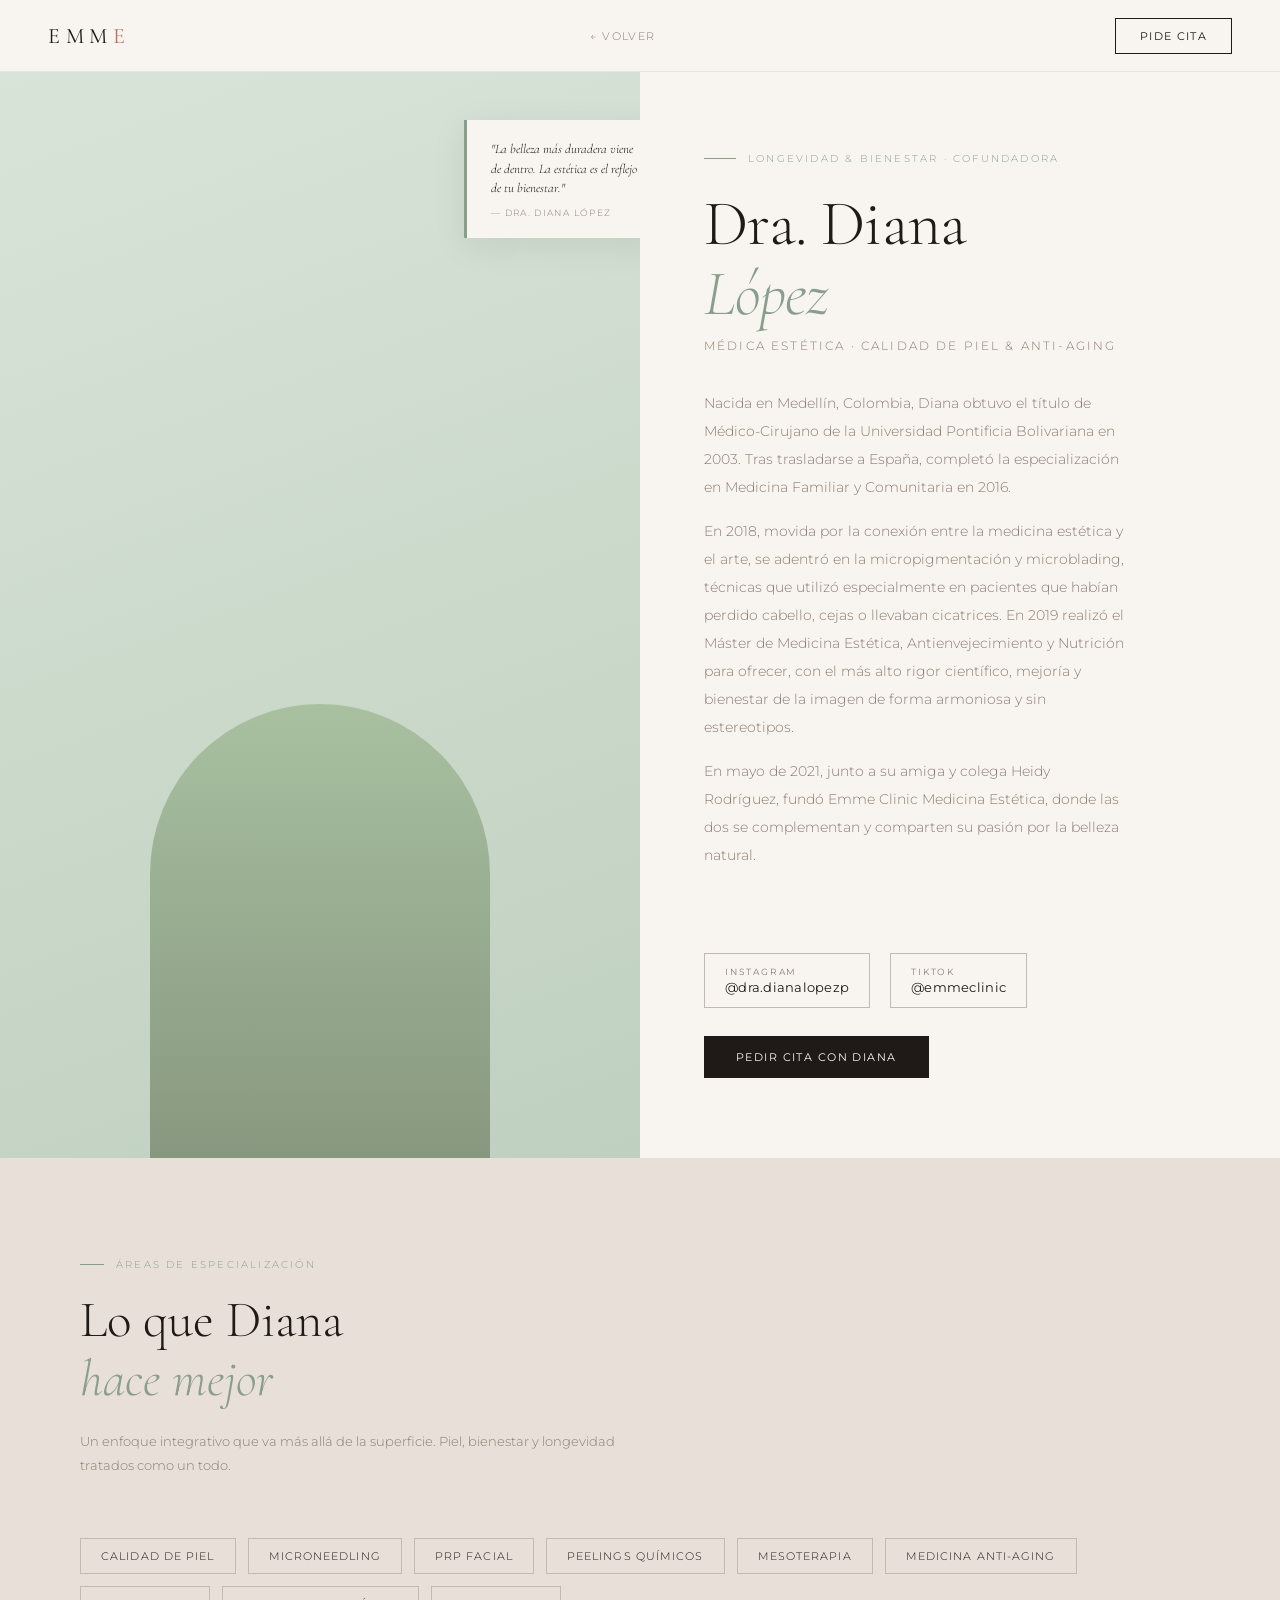
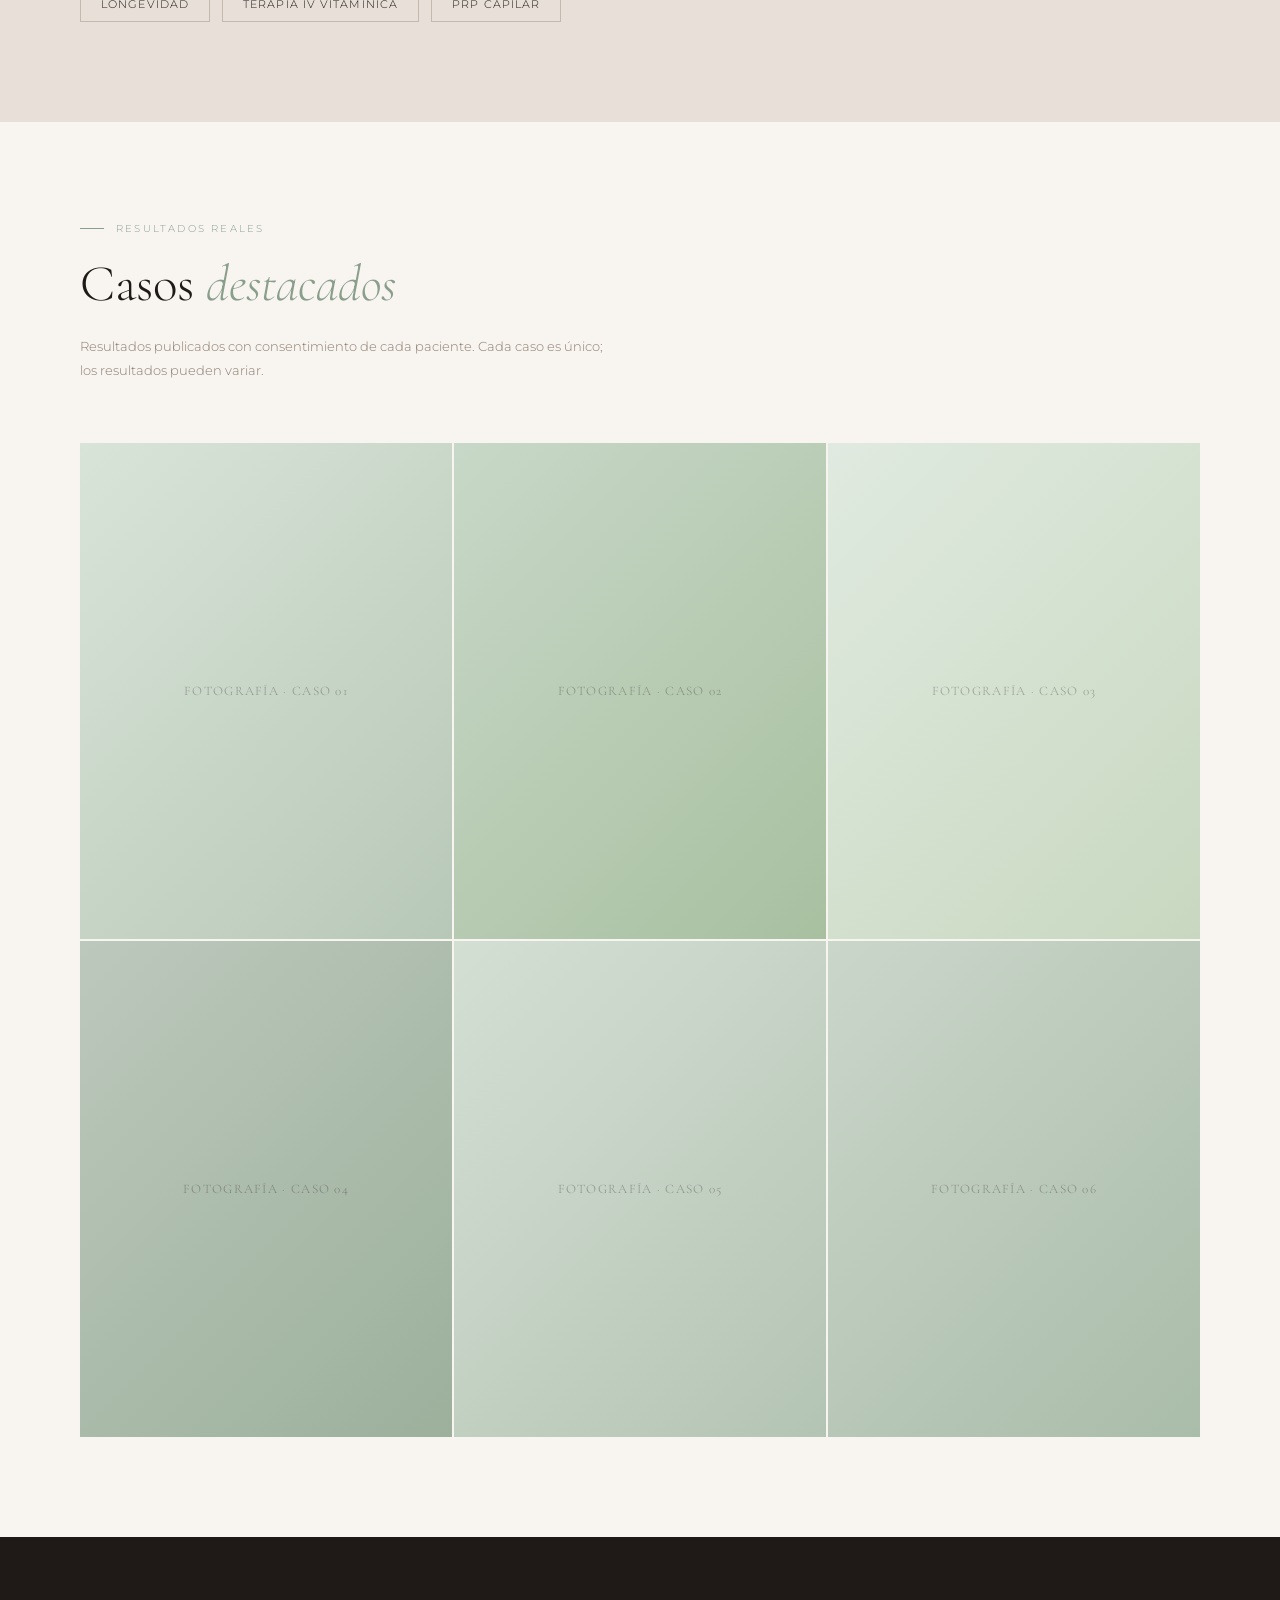
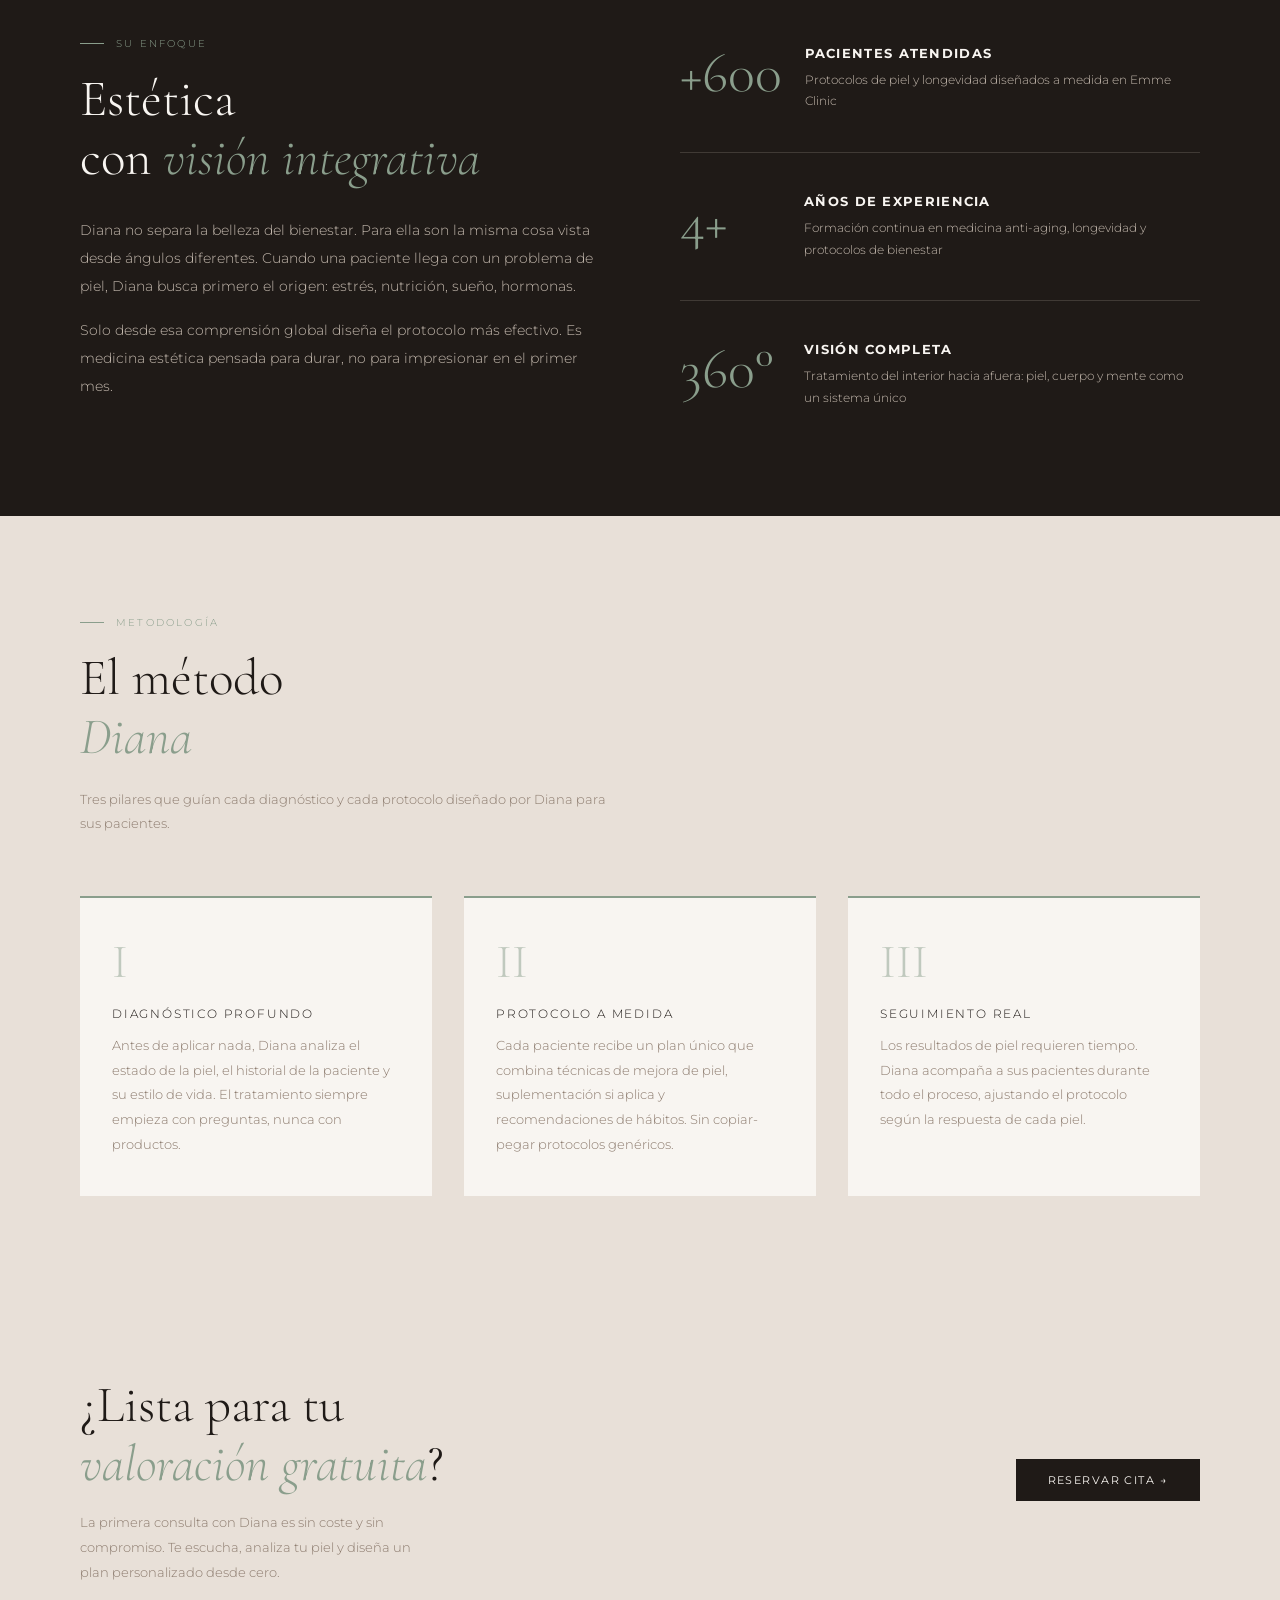
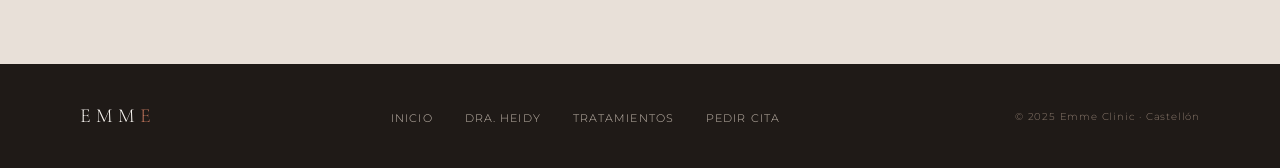
<file: nosotras/diana.html>
<!DOCTYPE html>
<html lang="es">
<head>
<meta charset="UTF-8">
<meta name="viewport" content="width=device-width, initial-scale=1.0">
<title>Dra. Diana López — Emme Clinic</title>
<meta name="description" content="Conoce a la Dra. Diana López, especialista en calidad de piel, longevidad y medicina anti-aging en Emme Clinic, Castellón.">
<link href="https://fonts.googleapis.com/css2?family=Cormorant+Garamond:ital,wght@0,300;0,400;0,500;1,300;1,400&family=Montserrat:wght@300;400;500;600&display=swap" rel="stylesheet">
<style>
  :root {
    --crema:   #F8F5F1;
    --marfil:  #E8E0D8;
    --arena:   #C4B9AE;
    --topo:    #8C7B6E;
    --salvia:  #8A9E8C;
    --burdeos: #7A4A38;
    --carbon:  #1F1A17;
    --blanco:  #F8F5F1;
    --gold:    #B87058;
    --font-display: 'Cormorant Garamond', serif;
    --font-body:    'Montserrat', sans-serif;
  }

  *, *::before, *::after { margin: 0; padding: 0; box-sizing: border-box; }
  html { scroll-behavior: smooth; }
  body {
    background: var(--blanco);
    color: var(--carbon);
    font-family: var(--font-body);
    font-weight: 300;
    overflow-x: hidden;
  }

  /* ─── NAV ─── */
  nav {
    position: fixed; top: 0; left: 0; right: 0; z-index: 100;
    display: flex; align-items: center; justify-content: space-between;
    padding: 0 48px; height: 72px;
    background: rgba(248, 245, 241, 0.95);
    backdrop-filter: blur(12px);
    border-bottom: 0.5px solid rgba(196,185,174,0.3);
  }
  .nav-logo {
    font-family: var(--font-display); font-size: 22px;
    font-weight: 400; letter-spacing: 0.25em;
    color: var(--carbon); text-decoration: none;
  }
  .nav-logo span { color: var(--gold); }
  .nav-back {
    font-size: 11px; letter-spacing: 0.12em; text-transform: uppercase;
    color: var(--topo); text-decoration: none;
    display: flex; align-items: center; gap: 8px;
    transition: color .25s;
  }
  .nav-back:hover { color: var(--carbon); }
  .nav-cta {
    font-size: 11px; letter-spacing: 0.12em; text-transform: uppercase;
    padding: 10px 24px; border: 0.5px solid var(--carbon);
    background: transparent; color: var(--carbon);
    font-family: var(--font-body); font-weight: 400;
    transition: all .25s; text-decoration: none;
  }
  .nav-cta:hover { background: var(--carbon); color: var(--blanco); }

  /* ─── HERO DOCTORA ─── */
  .dra-hero {
    min-height: 100vh;
    display: grid; grid-template-columns: 1fr 1fr;
    padding-top: 72px;
  }
  /* Diana: foto a la izquierda, texto a la derecha */
  .dra-hero-img {
    background: linear-gradient(160deg, #D8E4D8 0%, #C0D0C0 100%);
    position: relative; overflow: hidden;
    display: flex; align-items: flex-end; justify-content: center;
    order: -1;
  }
  .dra-photo-main {
    width: 70%; max-width: 340px;
    aspect-ratio: 3/4;
    background: linear-gradient(180deg, #A8C0A0 0%, #889880 100%);
    border-radius: 200px 200px 0 0;
    position: relative; z-index: 2;
  }
  .dra-hero-badge {
    position: absolute; top: 48px; right: -24px; z-index: 3;
    background: var(--blanco); padding: 20px 24px;
    border-left: 3px solid var(--salvia);
    max-width: 200px;
    box-shadow: 0 8px 32px rgba(31,26,23,0.08);
  }
  .dra-hero-badge p {
    font-family: var(--font-display); font-size: 13px;
    font-style: italic; color: var(--carbon); line-height: 1.5;
  }
  .dra-hero-badge span {
    font-size: 9px; letter-spacing: 0.15em; text-transform: uppercase;
    color: var(--topo); display: block; margin-top: 8px;
  }
  .dra-hero-left {
    display: flex; flex-direction: column; justify-content: center;
    padding: 80px 80px 80px 64px;
  }
  .dra-label {
    font-size: 10px; letter-spacing: 0.22em; text-transform: uppercase;
    color: var(--salvia); margin-bottom: 24px;
    display: flex; align-items: center; gap: 12px;
  }
  .dra-label::before {
    content: ''; display: block; width: 32px; height: 0.5px; background: var(--salvia);
  }
  .dra-hero h1 {
    font-family: var(--font-display); font-size: clamp(42px, 5vw, 68px);
    font-weight: 300; line-height: 1.1; letter-spacing: -0.01em;
    margin-bottom: 8px;
  }
  .dra-hero h1 em { font-style: italic; color: var(--salvia); }
  .dra-role-title {
    font-size: 12px; letter-spacing: 0.18em; text-transform: uppercase;
    color: var(--topo); margin-bottom: 36px;
  }
  .dra-bio-long {
    font-size: 14px; color: var(--topo); line-height: 2;
    max-width: 420px; margin-bottom: 48px;
  }
  .dra-bio-long p { margin-bottom: 16px; }
  .dra-social-links {
    display: flex; gap: 20px; margin: 20px 0 28px;
    flex-wrap: wrap;
  }
  .dra-social-link {
    display: flex; flex-direction: column; gap: 2px;
    text-decoration: none; padding: 12px 20px;
    border: 0.5px solid var(--arena);
    transition: all .25s;
  }
  .dra-social-link:hover { border-color: var(--gold); background: var(--marfil); }
  .dra-social-label {
    font-size: 9px; letter-spacing: 0.2em; text-transform: uppercase;
    color: var(--topo); font-weight: 400;
  }
  .dra-social-handle {
    font-size: 13px; color: var(--carbon); font-weight: 400;
    letter-spacing: 0.02em;
  }
  .contacto-info {
    margin-top: 28px; display: flex; flex-direction: column; gap: 12px;
  }
  .contacto-row {
    display: flex; align-items: baseline; gap: 16px;
  }
  .contacto-label {
    font-size: 9px; letter-spacing: 0.2em; text-transform: uppercase;
    color: var(--topo); min-width: 72px; flex-shrink: 0;
  }
  .contacto-val {
    font-size: 13px; color: var(--carbon); font-weight: 400;
    text-decoration: none;
  }
  .contacto-val:hover { color: var(--gold); }
  .dra-hero-actions { display: flex; gap: 16px; align-items: center; }
  .btn-primary {
    font-size: 11px; letter-spacing: 0.13em; text-transform: uppercase;
    padding: 14px 32px; background: var(--carbon); color: var(--blanco);
    border: none; cursor: pointer; font-family: var(--font-body);
    font-weight: 400; transition: all .3s; text-decoration: none; display: inline-block;
  }
  .btn-primary:hover { background: var(--burdeos); }
  .btn-ghost {
    font-size: 11px; letter-spacing: 0.12em; text-transform: uppercase;
    padding: 14px 28px; background: transparent; color: var(--carbon);
    border: 0.5px solid var(--arena); font-family: var(--font-body);
    font-weight: 400; transition: all .25s; text-decoration: none; display: inline-block;
  }
  .btn-ghost:hover { border-color: var(--carbon); }

  /* ─── ESPECIALIDADES ─── */
  .esp-section {
    padding: 100px 80px;
    background: var(--marfil);
  }
  .label-tag {
    font-size: 10px; letter-spacing: 0.22em; text-transform: uppercase;
    color: var(--salvia); margin-bottom: 20px;
    display: flex; align-items: center; gap: 12px;
  }
  .label-tag::before {
    content: ''; display: block; width: 24px; height: 0.5px; background: var(--salvia);
  }
  .section-title {
    font-family: var(--font-display); font-size: clamp(34px, 4vw, 54px);
    font-weight: 300; line-height: 1.15; margin-bottom: 20px;
  }
  .section-title em { font-style: italic; color: var(--salvia); }
  .section-sub {
    font-size: 13px; color: var(--topo); line-height: 1.9;
    max-width: 540px; margin-bottom: 60px;
  }
  .esp-pills {
    display: flex; flex-wrap: wrap; gap: 12px;
  }
  .esp-pill {
    padding: 10px 20px; border: 0.5px solid var(--arena);
    font-size: 11px; letter-spacing: 0.1em; text-transform: uppercase;
    color: var(--carbon); background: transparent;
    transition: all .25s;
  }
  .esp-pill:hover { background: var(--carbon); color: var(--blanco); border-color: var(--carbon); }

  /* ─── TRABAJOS ─── */
  .trabajos-section {
    padding: 100px 80px;
    background: var(--blanco);
  }
  .trabajos-grid {
    display: grid; grid-template-columns: repeat(3, 1fr);
    gap: 2px; margin-top: 60px;
  }
  .trabajo-card {
    aspect-ratio: 3/4; position: relative; overflow: hidden;
    cursor: pointer;
  }
  .trabajo-bg {
    width: 100%; height: 100%;
    display: flex; align-items: center; justify-content: center;
    transition: transform .5s ease;
  }
  .trabajo-card:hover .trabajo-bg { transform: scale(1.03); }
  .trabajo-overlay {
    position: absolute; inset: 0;
    background: linear-gradient(to top, rgba(31,26,23,0.7) 0%, transparent 50%);
    opacity: 0; transition: opacity .35s;
    display: flex; flex-direction: column;
    justify-content: flex-end; padding: 28px;
  }
  .trabajo-card:hover .trabajo-overlay { opacity: 1; }
  .trabajo-tag {
    font-size: 11px; letter-spacing: 0.14em; text-transform: uppercase;
    color: var(--blanco); margin-bottom: 4px;
  }
  .trabajo-desc {
    font-family: var(--font-display); font-size: 18px;
    font-style: italic; color: rgba(248,245,241,0.85);
  }
  /* Paleta verde-salvia para Diana */
  .t1 { background: linear-gradient(135deg,#D8E4D8,#B8C8B8); }
  .t2 { background: linear-gradient(135deg,#C8D8C8,#A8C0A0); }
  .t3 { background: linear-gradient(135deg,#E0EAE0,#C8D8C0); }
  .t4 { background: linear-gradient(135deg,#BCC8BC,#9CB09C); }
  .t5 { background: linear-gradient(135deg,#D4DFD4,#B4C4B4); }
  .t6 { background: linear-gradient(135deg,#CAD6CA,#AABCAA); }
  .trabajo-inner {
    width: 100%; height: 100%;
    display: flex; align-items: center; justify-content: center;
  }
  .trabajo-placeholder {
    font-family: var(--font-display); font-size: 13px;
    color: rgba(31,26,23,0.35); letter-spacing: 0.1em; text-transform: uppercase;
  }

  /* ─── FILOSOFÍA ─── */
  .filosofia-section {
    padding: 100px 80px;
    background: var(--carbon);
    display: grid; grid-template-columns: 1fr 1fr;
    gap: 80px; align-items: center;
  }
  .filosofia-text .label-tag { color: var(--salvia); }
  .filosofia-text .label-tag::before { background: var(--salvia); }
  .filosofia-title {
    font-family: var(--font-display); font-size: clamp(34px, 4vw, 54px);
    font-weight: 300; color: var(--blanco); line-height: 1.15; margin-bottom: 28px;
  }
  .filosofia-title em { color: var(--salvia); font-style: italic; }
  .filosofia-body {
    font-size: 14px; color: var(--arena); line-height: 2;
  }
  .filosofia-body p { margin-bottom: 16px; }
  .filosofia-stat {
    display: flex; flex-direction: column; gap: 40px;
  }
  .stat-row {
    display: flex; align-items: flex-start; gap: 24px;
    padding-bottom: 40px; border-bottom: 0.5px solid rgba(196,185,174,0.2);
  }
  .stat-row:last-child { border-bottom: none; padding-bottom: 0; }
  .stat-num-big {
    font-family: var(--font-display); font-size: 56px; font-weight: 300;
    color: var(--salvia); line-height: 1; min-width: 100px;
  }
  .stat-info h4 {
    font-size: 13px; letter-spacing: 0.1em; text-transform: uppercase;
    color: var(--blanco); margin-bottom: 8px;
  }
  .stat-info p {
    font-size: 12px; color: var(--arena); line-height: 1.8;
  }

  /* ─── ENFOQUE INTEGRATIVO (sección extra para Diana) ─── */
  .integrativo-section {
    padding: 100px 80px;
    background: var(--marfil);
  }
  .integrativo-grid {
    display: grid; grid-template-columns: repeat(3, 1fr);
    gap: 32px; margin-top: 60px;
  }
  .integrativo-card {
    padding: 40px 32px;
    background: var(--blanco);
    border-top: 2px solid var(--salvia);
  }
  .integrativo-num {
    font-family: var(--font-display); font-size: 48px; font-weight: 300;
    color: var(--salvia); line-height: 1; margin-bottom: 20px; opacity: 0.5;
  }
  .integrativo-name {
    font-size: 12px; letter-spacing: 0.15em; text-transform: uppercase;
    color: var(--carbon); margin-bottom: 12px;
  }
  .integrativo-desc {
    font-size: 13px; color: var(--topo); line-height: 1.9;
  }

  /* ─── REDES ─── */
  .social-section {
    padding: 100px 80px;
    background: var(--blanco);
    text-align: center;
  }
  .social-section .label-tag { justify-content: center; }
  .social-section .label-tag::before { display: none; }
  .social-section .section-title { text-align: center; }
  .social-section .section-sub { text-align: center; margin: 0 auto 60px; }
  .social-grid {
    display: flex; justify-content: center; gap: 24px;
    flex-wrap: wrap; margin-bottom: 60px;
  }
  .social-card {
    display: flex; flex-direction: column; align-items: center; gap: 12px;
    padding: 32px 40px; border: 0.5px solid var(--arena);
    text-decoration: none; color: var(--carbon);
    transition: all .25s; min-width: 160px;
  }
  .social-card:hover { background: var(--carbon); color: var(--blanco); border-color: var(--carbon); }
  .social-icon { font-size: 28px; line-height: 1; }
  .social-name { font-size: 11px; letter-spacing: 0.14em; text-transform: uppercase; }
  .social-handle { font-size: 12px; color: var(--topo); transition: color .25s; }
  .social-card:hover .social-handle { color: var(--arena); }

  .insta-feed-placeholder {
    display: grid; grid-template-columns: repeat(4, 1fr);
    gap: 2px; max-width: 800px; margin: 0 auto;
  }
  .insta-item {
    aspect-ratio: 1; overflow: hidden; position: relative;
  }
  .insta-item-inner { width: 100%; height: 100%; }
  .ip1 { background: linear-gradient(135deg,#D8E4D8,#B8C8B8); }
  .ip2 { background: linear-gradient(135deg,#C8D8C8,#A8C0A0); }
  .ip3 { background: linear-gradient(135deg,#E0EAE0,#C8D8C0); }
  .ip4 { background: linear-gradient(135deg,#BCC8BC,#9CB09C); }

  /* ─── CTA ─── */
  .cta-section {
    padding: 80px; background: var(--marfil);
    display: flex; align-items: center; justify-content: space-between; gap: 48px;
  }
  .cta-section h2 {
    font-family: var(--font-display); font-size: clamp(32px, 4vw, 52px);
    font-weight: 300; line-height: 1.15;
  }
  .cta-section h2 em { font-style: italic; color: var(--salvia); }
  .cta-section p {
    font-size: 13px; color: var(--topo); line-height: 1.9;
    max-width: 360px; margin-top: 16px;
  }

  /* ─── FOOTER ─── */
  footer {
    padding: 40px 80px;
    background: var(--carbon);
    display: flex; align-items: center; justify-content: space-between;
  }
  .footer-logo {
    font-family: var(--font-display); font-size: 20px;
    letter-spacing: 0.25em; color: var(--blanco); text-decoration: none;
  }
  .footer-logo span { color: var(--gold); }
  .footer-links {
    display: flex; gap: 32px; list-style: none;
  }
  .footer-links a {
    font-size: 11px; letter-spacing: 0.1em; text-transform: uppercase;
    color: var(--arena); text-decoration: none; transition: color .25s;
  }
  .footer-links a:hover { color: var(--blanco); }
  .footer-copy {
    font-size: 10px; letter-spacing: 0.08em; color: var(--topo);
  }

  /* ─── RESPONSIVE ─── */
  @media (max-width: 900px) {
    /* Nav */
    nav { padding: 0 16px; height: 60px; gap: 8px; }
    .nav-logo { font-size: 18px; letter-spacing: 0.18em; }
    .nav-back { font-size: 10px; }
    .nav-cta { padding: 8px 14px; font-size: 10px; }

    /* Hero: imagen arriba (mantiene order natural), texto abajo */
    .dra-hero { grid-template-columns: 1fr; padding-top: 60px; }
    .dra-hero-img { height: 72vw; min-height: 260px; max-height: 340px; order: 1; }
    .dra-hero-left { padding: 36px 20px 32px; order: 2; }
    /* Badge dentro del viewport */
    .dra-hero-badge {
      right: 16px !important;
      left: auto !important;
      top: 16px;
      max-width: 180px;
    }
    .dra-label { margin-bottom: 14px; }
    .dra-hero h1 { font-size: clamp(34px, 10vw, 52px); margin-bottom: 8px; }
    .dra-role-title { margin-bottom: 20px; }
    .dra-bio-long { font-size: 13px; margin-bottom: 28px; }
    .dra-hero-actions { flex-direction: column; gap: 10px; }
    .dra-hero-actions .btn-primary,
    .dra-hero-actions .btn-ghost { width: 100%; text-align: center; padding: 15px 20px; }

    /* Especialidades */
    .esp-section { padding: 56px 20px; }
    .section-title { font-size: clamp(28px, 8vw, 42px); }
    .esp-pills { gap: 8px; }
    .esp-pill { font-size: 10px; padding: 9px 14px; }

    /* Galería */
    .trabajos-section { padding: 56px 20px; }
    .trabajos-grid { grid-template-columns: 1fr 1fr; gap: 2px; }

    /* Filosofía oscura */
    .filosofia-section { grid-template-columns: 1fr; padding: 56px 20px; gap: 40px; }
    .stat-row { gap: 16px; padding-bottom: 28px; }
    .stat-num-big { font-size: 42px; min-width: 80px; }

    /* Metodología */
    .integrativo-section { padding: 56px 20px; }
    .integrativo-grid { grid-template-columns: 1fr; gap: 16px; }
    .integrativo-card { padding: 28px 24px; }

    /* Redes */
    .social-section { padding: 56px 20px; }
    .social-grid { gap: 12px; }
    .social-card { padding: 24px 20px; min-width: 100px; }
    .insta-feed-placeholder { grid-template-columns: repeat(2, 1fr); }

    /* Social links */
    .dra-social-links { flex-direction: column; gap: 8px; }

    /* CTA / Contacto */
    .cta-section { flex-direction: column; padding: 56px 20px; align-items: flex-start; gap: 28px; }
    .cta-section h2 { font-size: clamp(28px, 8vw, 42px); }
    .cta-section .btn-primary { width: 100%; text-align: center; }
    .contacto-info { margin-top: 24px; }
    .contacto-row { flex-direction: column; gap: 2px; }

    /* Footer */
    footer { flex-direction: column; gap: 20px; padding: 36px 20px; text-align: center; }
    .footer-links { flex-wrap: wrap; justify-content: center; gap: 16px; }
  }
</style>
</head>
<body>

<!-- NAV -->
<nav>
  <a href="../index.html" class="nav-logo">EMM<span>E</span></a>
  <a href="../index.html#fundadoras" class="nav-back">← Volver</a>
  <a href="../index.html#reserva" class="nav-cta">Pide cita</a>
</nav>

<!-- HERO DOCTORA -->
<section class="dra-hero">
  <div class="dra-hero-img">
    <div class="dra-photo-main"></div>
    <div class="dra-hero-badge">
      <p>"La belleza más duradera viene de dentro. La estética es el reflejo de tu bienestar."</p>
      <span>— Dra. Diana López</span>
    </div>
  </div>
  <div class="dra-hero-left">
    <p class="dra-label">Longevidad & Bienestar · Cofundadora</p>
    <h1>Dra. Diana<br><em>López</em></h1>
    <p class="dra-role-title">Médica Estética · Calidad de Piel & Anti-aging</p>
    <div class="dra-bio-long">
      <p>Nacida en Medellín, Colombia, Diana obtuvo el título de Médico-Cirujano de la Universidad Pontificia Bolivariana en 2003. Tras trasladarse a España, completó la especialización en Medicina Familiar y Comunitaria en 2016.</p>
      <p>En 2018, movida por la conexión entre la medicina estética y el arte, se adentró en la micropigmentación y microblading, técnicas que utilizó especialmente en pacientes que habían perdido cabello, cejas o llevaban cicatrices. En 2019 realizó el Máster de Medicina Estética, Antienvejecimiento y Nutrición para ofrecer, con el más alto rigor científico, mejoría y bienestar de la imagen de forma armoniosa y sin estereotipos.</p>
      <p>En mayo de 2021, junto a su amiga y colega Heidy Rodríguez, fundó Emme Clinic Medicina Estética, donde las dos se complementan y comparten su pasión por la belleza natural.</p>
    </div>
    <div class="dra-social-links">
      <a href="https://www.instagram.com/dra.dianalopezp/" target="_blank" class="dra-social-link">
        <span class="dra-social-label">Instagram</span>
        <span class="dra-social-handle">@dra.dianalopezp</span>
      </a>
      <a href="https://www.tiktok.com/@emmeclinic" target="_blank" class="dra-social-link">
        <span class="dra-social-label">TikTok</span>
        <span class="dra-social-handle">@emmeclinic</span>
      </a>
    </div>
    <div class="dra-hero-actions">
      <a href="../index.html#reserva" class="btn-primary">Pedir cita con Diana</a>
    </div>
  </div>
</section>

<!-- ESPECIALIDADES -->
<section class="esp-section">
  <div class="label-tag">Áreas de especialización</div>
  <h2 class="section-title">Lo que Diana<br><em>hace mejor</em></h2>
  <p class="section-sub">Un enfoque integrativo que va más allá de la superficie. Piel, bienestar y longevidad tratados como un todo.</p>
  <div class="esp-pills">
    <div class="esp-pill">Calidad de piel</div>
    <div class="esp-pill">Microneedling</div>
    <div class="esp-pill">PRP facial</div>
    <div class="esp-pill">Peelings químicos</div>
    <div class="esp-pill">Mesoterapia</div>
    <div class="esp-pill">Medicina anti-aging</div>
    <div class="esp-pill">Longevidad</div>
    <div class="esp-pill">Terapia IV vitamínica</div>
    <div class="esp-pill">PRP capilar</div>
  </div>
</section>

<!-- TRABAJOS -->
<section class="trabajos-section">
  <div class="label-tag">Resultados reales</div>
  <h2 class="section-title">Casos <em>destacados</em></h2>
  <p class="section-sub">Resultados publicados con consentimiento de cada paciente. Cada caso es único; los resultados pueden variar.</p>

  <div class="trabajos-grid">
    <div class="trabajo-card">
      <div class="trabajo-bg t1">
        <div class="trabajo-inner">
          <span class="trabajo-placeholder">Fotografía · Caso 01</span>
        </div>
      </div>
      <div class="trabajo-overlay">
        <p class="trabajo-tag">Calidad de piel</p>
        <p class="trabajo-desc">Resultado a 2 meses</p>
      </div>
    </div>
    <div class="trabajo-card">
      <div class="trabajo-bg t2">
        <div class="trabajo-inner">
          <span class="trabajo-placeholder">Fotografía · Caso 02</span>
        </div>
      </div>
      <div class="trabajo-overlay">
        <p class="trabajo-tag">Microneedling · 3 sesiones</p>
        <p class="trabajo-desc">Resultado a 6 semanas</p>
      </div>
    </div>
    <div class="trabajo-card">
      <div class="trabajo-bg t3">
        <div class="trabajo-inner">
          <span class="trabajo-placeholder">Fotografía · Caso 03</span>
        </div>
      </div>
      <div class="trabajo-overlay">
        <p class="trabajo-tag">PRP facial</p>
        <p class="trabajo-desc">Resultado a 4 semanas</p>
      </div>
    </div>
    <div class="trabajo-card">
      <div class="trabajo-bg t4">
        <div class="trabajo-inner">
          <span class="trabajo-placeholder">Fotografía · Caso 04</span>
        </div>
      </div>
      <div class="trabajo-overlay">
        <p class="trabajo-tag">Mesoterapia</p>
        <p class="trabajo-desc">Resultado a 3 semanas</p>
      </div>
    </div>
    <div class="trabajo-card">
      <div class="trabajo-bg t5">
        <div class="trabajo-inner">
          <span class="trabajo-placeholder">Fotografía · Caso 05</span>
        </div>
      </div>
      <div class="trabajo-overlay">
        <p class="trabajo-tag">Peeling químico</p>
        <p class="trabajo-desc">Resultado a 2 semanas</p>
      </div>
    </div>
    <div class="trabajo-card">
      <div class="trabajo-bg t6">
        <div class="trabajo-inner">
          <span class="trabajo-placeholder">Fotografía · Caso 06</span>
        </div>
      </div>
      <div class="trabajo-overlay">
        <p class="trabajo-tag">Terapia anti-aging</p>
        <p class="trabajo-desc">Resultado a 3 meses</p>
      </div>
    </div>
  </div>
</section>

<!-- FILOSOFÍA -->
<section class="filosofia-section">
  <div class="filosofia-text">
    <div class="label-tag">Su enfoque</div>
    <h2 class="filosofia-title">Estética<br>con <em>visión integrativa</em></h2>
    <div class="filosofia-body">
      <p>Diana no separa la belleza del bienestar. Para ella son la misma cosa vista desde ángulos diferentes. Cuando una paciente llega con un problema de piel, Diana busca primero el origen: estrés, nutrición, sueño, hormonas.</p>
      <p>Solo desde esa comprensión global diseña el protocolo más efectivo. Es medicina estética pensada para durar, no para impresionar en el primer mes.</p>
    </div>
  </div>
  <div class="filosofia-stat">
    <div class="stat-row">
      <div class="stat-num-big">+600</div>
      <div class="stat-info">
        <h4>Pacientes atendidas</h4>
        <p>Protocolos de piel y longevidad diseñados a medida en Emme Clinic</p>
      </div>
    </div>
    <div class="stat-row">
      <div class="stat-num-big">4+</div>
      <div class="stat-info">
        <h4>Años de experiencia</h4>
        <p>Formación continua en medicina anti-aging, longevidad y protocolos de bienestar</p>
      </div>
    </div>
    <div class="stat-row">
      <div class="stat-num-big">360°</div>
      <div class="stat-info">
        <h4>Visión completa</h4>
        <p>Tratamiento del interior hacia afuera: piel, cuerpo y mente como un sistema único</p>
      </div>
    </div>
  </div>
</section>

<!-- ENFOQUE INTEGRATIVO -->
<section class="integrativo-section">
  <div class="label-tag">Metodología</div>
  <h2 class="section-title">El método<br><em>Diana</em></h2>
  <p class="section-sub">Tres pilares que guían cada diagnóstico y cada protocolo diseñado por Diana para sus pacientes.</p>
  <div class="integrativo-grid">
    <div class="integrativo-card">
      <div class="integrativo-num">I</div>
      <div class="integrativo-name">Diagnóstico profundo</div>
      <p class="integrativo-desc">Antes de aplicar nada, Diana analiza el estado de la piel, el historial de la paciente y su estilo de vida. El tratamiento siempre empieza con preguntas, nunca con productos.</p>
    </div>
    <div class="integrativo-card">
      <div class="integrativo-num">II</div>
      <div class="integrativo-name">Protocolo a medida</div>
      <p class="integrativo-desc">Cada paciente recibe un plan único que combina técnicas de mejora de piel, suplementación si aplica y recomendaciones de hábitos. Sin copiar-pegar protocolos genéricos.</p>
    </div>
    <div class="integrativo-card">
      <div class="integrativo-num">III</div>
      <div class="integrativo-name">Seguimiento real</div>
      <p class="integrativo-desc">Los resultados de piel requieren tiempo. Diana acompaña a sus pacientes durante todo el proceso, ajustando el protocolo según la respuesta de cada piel.</p>
    </div>
  </div>
</section>

<!-- CONTACTO -->
<section class="cta-section" id="contacto">
  <div>
    <h2>¿Lista para tu<br><em>valoración gratuita</em>?</h2>
    <p>La primera consulta con Diana es sin coste y sin compromiso. Te escucha, analiza tu piel y diseña un plan personalizado desde cero.</p>
  </div>
  <a href="../index.html#reserva" class="btn-primary" style="white-space:nowrap">Reservar cita →</a>
</section>

<!-- FOOTER -->
<footer>
  <a href="../index.html" class="footer-logo">EMM<span>E</span></a>
  <ul class="footer-links">
    <li><a href="../index.html">Inicio</a></li>
    <li><a href="heidy.html">Dra. Heidy</a></li>
    <li><a href="../index.html#tratamientos">Tratamientos</a></li>
    <li><a href="../index.html#reserva">Pedir cita</a></li>
  </ul>
  <span class="footer-copy">© 2025 Emme Clinic · Castellón</span>
</footer>

</body>
</html>
</file>
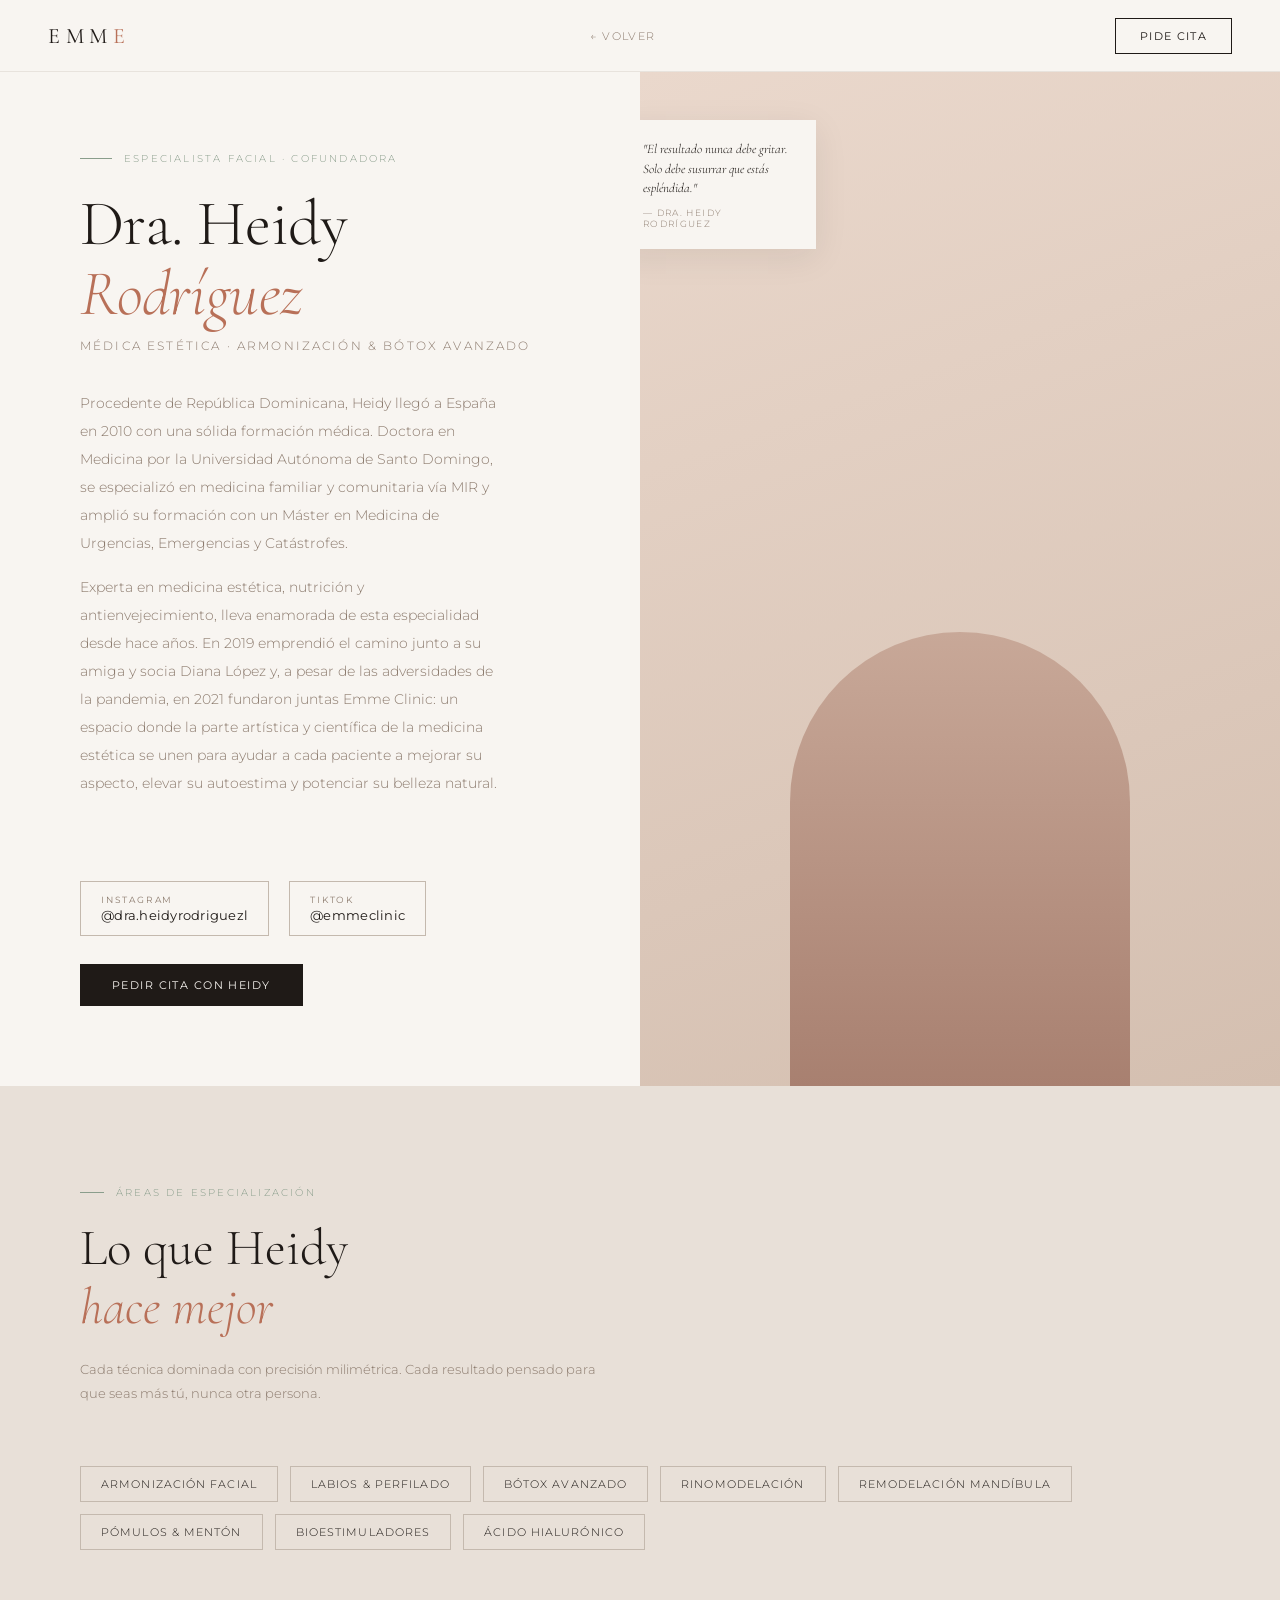
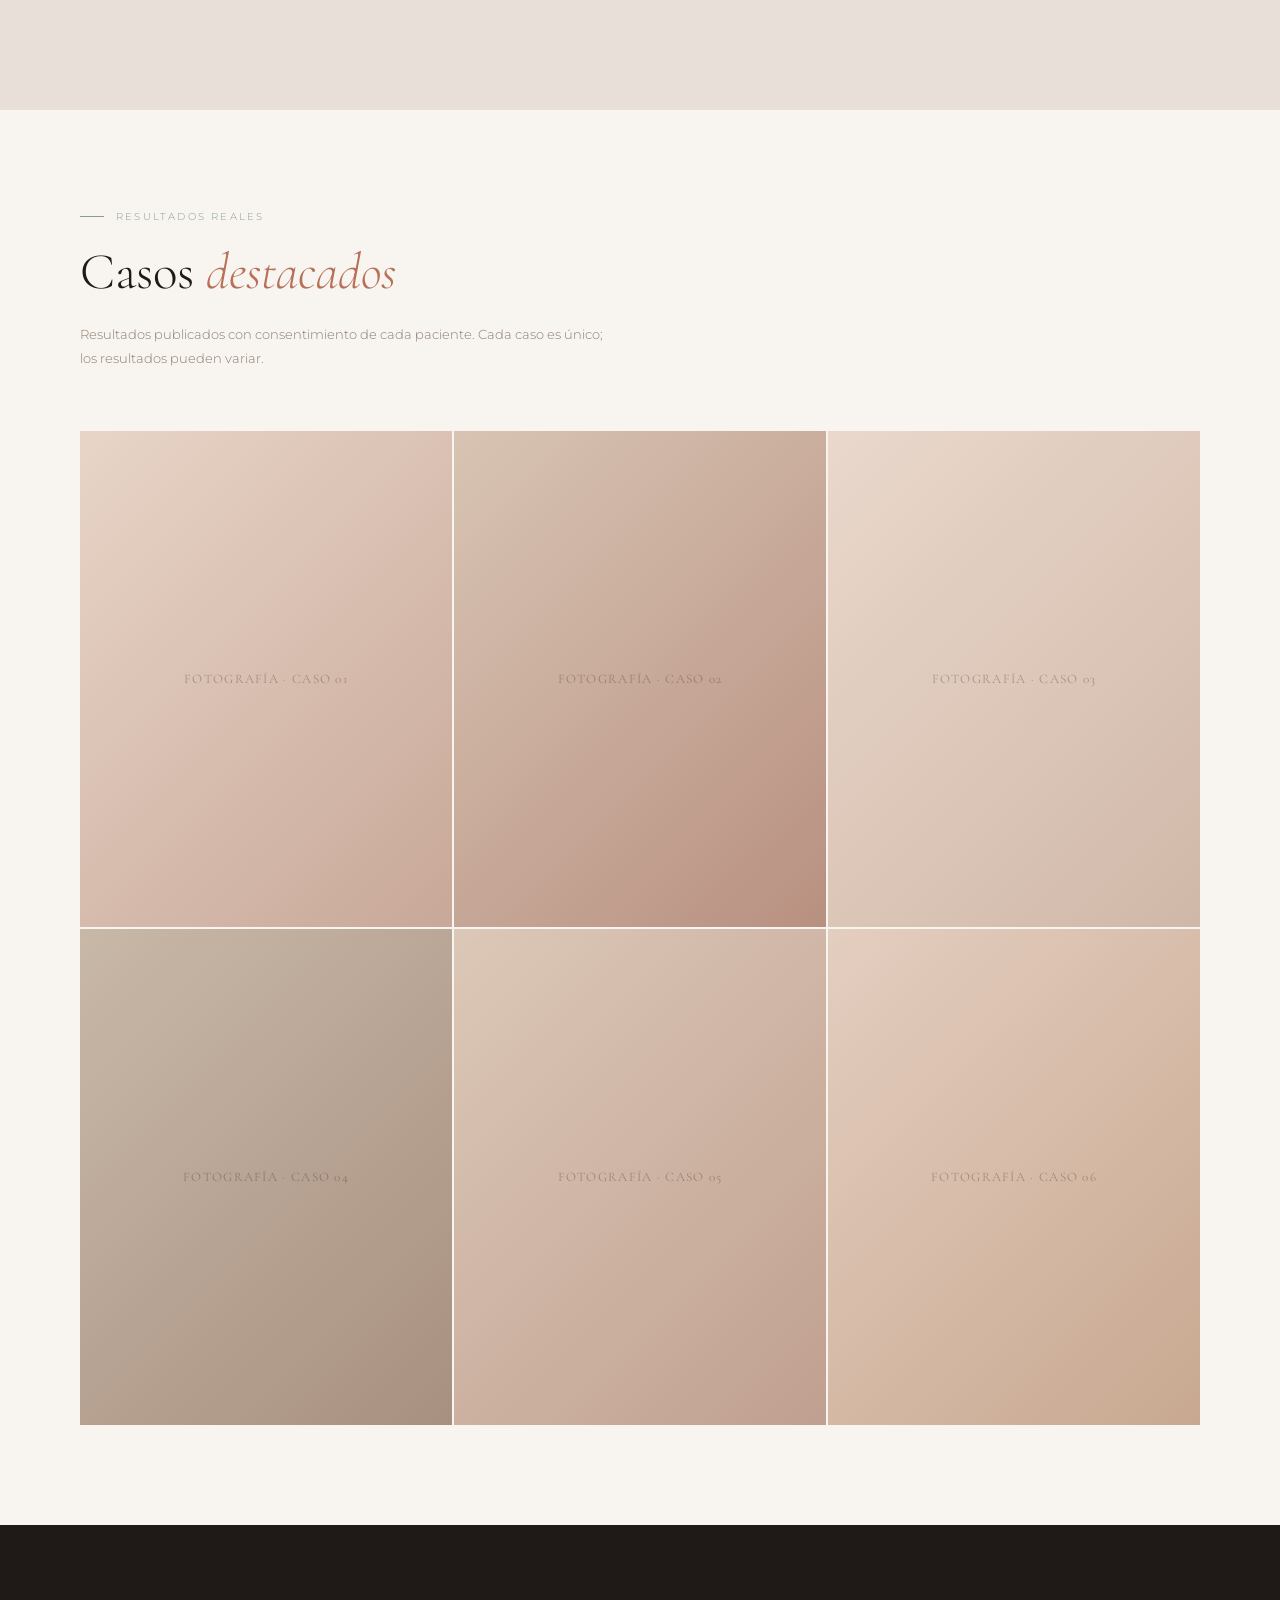
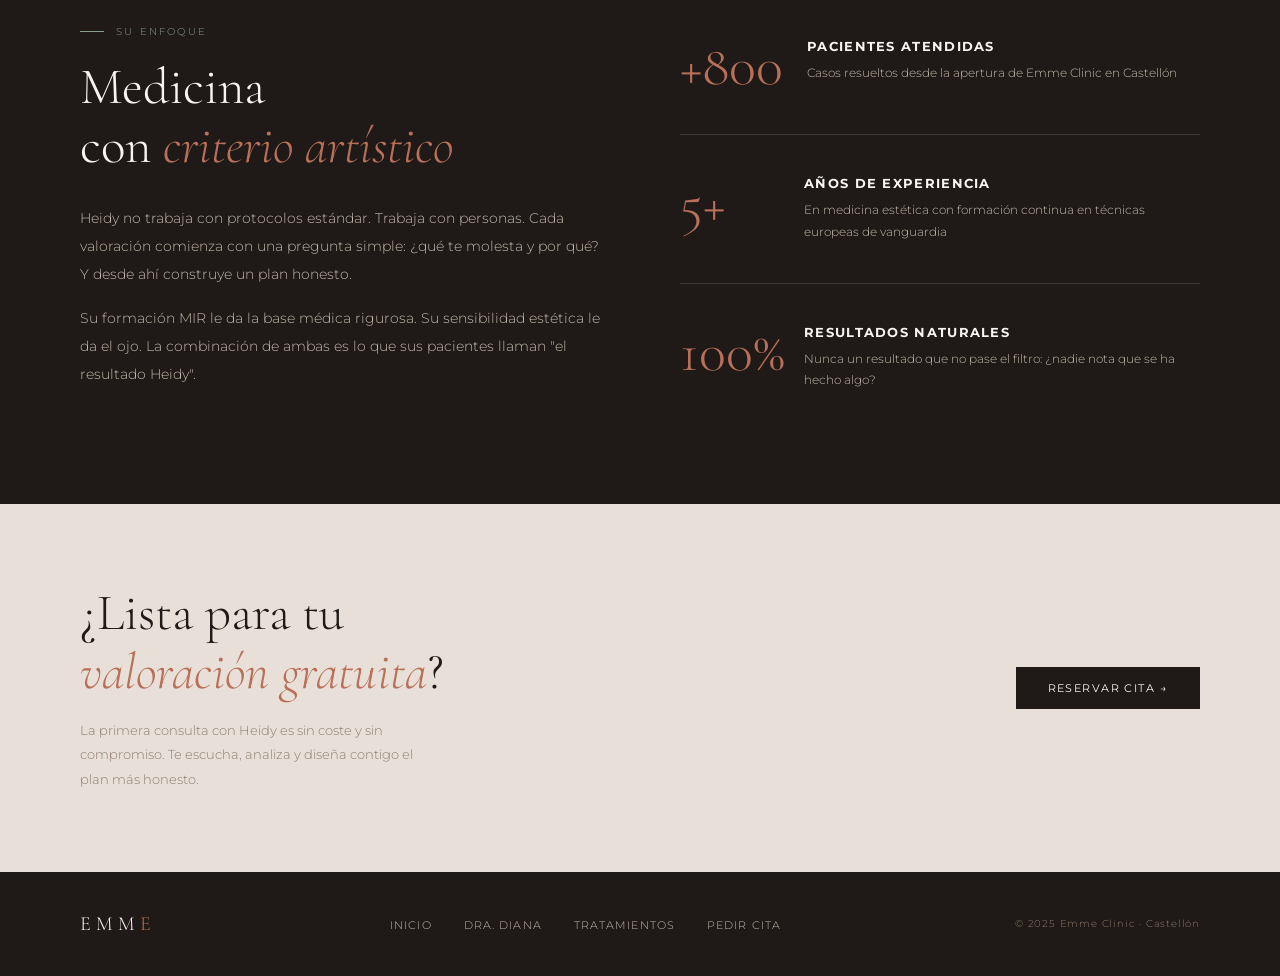
<file: nosotras/heidy.html>
<!DOCTYPE html>
<html lang="es">
<head>
<meta charset="UTF-8">
<meta name="viewport" content="width=device-width, initial-scale=1.0">
<title>Dra. Heidy Rodríguez — Emme Clinic</title>
<meta name="description" content="Conoce a la Dra. Heidy Rodríguez, especialista en armonización facial, bótox avanzado y rellenos en Emme Clinic, Castellón.">
<link href="https://fonts.googleapis.com/css2?family=Cormorant+Garamond:ital,wght@0,300;0,400;0,500;1,300;1,400&family=Montserrat:wght@300;400;500;600&display=swap" rel="stylesheet">
<style>
  :root {
    --crema:   #F8F5F1;
    --marfil:  #E8E0D8;
    --arena:   #C4B9AE;
    --topo:    #8C7B6E;
    --salvia:  #8A9E8C;
    --burdeos: #7A4A38;
    --carbon:  #1F1A17;
    --blanco:  #F8F5F1;
    --gold:    #B87058;
    --font-display: 'Cormorant Garamond', serif;
    --font-body:    'Montserrat', sans-serif;
  }

  *, *::before, *::after { margin: 0; padding: 0; box-sizing: border-box; }
  html { scroll-behavior: smooth; }
  body {
    background: var(--blanco);
    color: var(--carbon);
    font-family: var(--font-body);
    font-weight: 300;
    overflow-x: hidden;
  }

  /* ─── NAV ─── */
  nav {
    position: fixed; top: 0; left: 0; right: 0; z-index: 100;
    display: flex; align-items: center; justify-content: space-between;
    padding: 0 48px; height: 72px;
    background: rgba(248, 245, 241, 0.95);
    backdrop-filter: blur(12px);
    border-bottom: 0.5px solid rgba(196,185,174,0.3);
  }
  .nav-logo {
    font-family: var(--font-display); font-size: 22px;
    font-weight: 400; letter-spacing: 0.25em;
    color: var(--carbon); text-decoration: none;
  }
  .nav-logo span { color: var(--gold); }
  .nav-back {
    font-size: 11px; letter-spacing: 0.12em; text-transform: uppercase;
    color: var(--topo); text-decoration: none;
    display: flex; align-items: center; gap: 8px;
    transition: color .25s;
  }
  .nav-back:hover { color: var(--carbon); }
  .nav-cta {
    font-size: 11px; letter-spacing: 0.12em; text-transform: uppercase;
    padding: 10px 24px; border: 0.5px solid var(--carbon);
    background: transparent; color: var(--carbon);
    font-family: var(--font-body); font-weight: 400;
    transition: all .25s; text-decoration: none;
  }
  .nav-cta:hover { background: var(--carbon); color: var(--blanco); }

  /* ─── HERO DOCTORA ─── */
  .dra-hero {
    min-height: 100vh;
    display: grid; grid-template-columns: 1fr 1fr;
    padding-top: 72px;
  }
  .dra-hero-left {
    display: flex; flex-direction: column; justify-content: center;
    padding: 80px 64px 80px 80px;
  }
  .dra-label {
    font-size: 10px; letter-spacing: 0.22em; text-transform: uppercase;
    color: var(--salvia); margin-bottom: 24px;
    display: flex; align-items: center; gap: 12px;
  }
  .dra-label::before {
    content: ''; display: block; width: 32px; height: 0.5px; background: var(--salvia);
  }
  .dra-hero h1 {
    font-family: var(--font-display); font-size: clamp(42px, 5vw, 68px);
    font-weight: 300; line-height: 1.1; letter-spacing: -0.01em;
    margin-bottom: 8px;
  }
  .dra-hero h1 em { font-style: italic; color: var(--gold); }
  .dra-role-title {
    font-size: 12px; letter-spacing: 0.18em; text-transform: uppercase;
    color: var(--topo); margin-bottom: 36px;
  }
  .dra-bio-long {
    font-size: 14px; color: var(--topo); line-height: 2;
    max-width: 420px; margin-bottom: 48px;
  }
  .dra-bio-long p { margin-bottom: 16px; }
  .dra-social-links {
    display: flex; gap: 20px; margin: 20px 0 28px;
    flex-wrap: wrap;
  }
  .dra-social-link {
    display: flex; flex-direction: column; gap: 2px;
    text-decoration: none; padding: 12px 20px;
    border: 0.5px solid var(--arena);
    transition: all .25s;
  }
  .dra-social-link:hover { border-color: var(--gold); background: var(--marfil); }
  .dra-social-label {
    font-size: 9px; letter-spacing: 0.2em; text-transform: uppercase;
    color: var(--topo); font-weight: 400;
  }
  .dra-social-handle {
    font-size: 13px; color: var(--carbon); font-weight: 400;
    letter-spacing: 0.02em;
  }
  .contacto-info {
    margin-top: 28px; display: flex; flex-direction: column; gap: 12px;
  }
  .contacto-row {
    display: flex; align-items: baseline; gap: 16px;
  }
  .contacto-label {
    font-size: 9px; letter-spacing: 0.2em; text-transform: uppercase;
    color: var(--topo); min-width: 72px; flex-shrink: 0;
  }
  .contacto-val {
    font-size: 13px; color: var(--carbon); font-weight: 400;
    text-decoration: none;
  }
  .contacto-val:hover { color: var(--gold); }
  .dra-hero-actions { display: flex; gap: 16px; align-items: center; }
  .btn-primary {
    font-size: 11px; letter-spacing: 0.13em; text-transform: uppercase;
    padding: 14px 32px; background: var(--carbon); color: var(--blanco);
    border: none; cursor: pointer; font-family: var(--font-body);
    font-weight: 400; transition: all .3s; text-decoration: none; display: inline-block;
  }
  .btn-primary:hover { background: var(--burdeos); }
  .btn-ghost {
    font-size: 11px; letter-spacing: 0.12em; text-transform: uppercase;
    padding: 14px 28px; background: transparent; color: var(--carbon);
    border: 0.5px solid var(--arena); font-family: var(--font-body);
    font-weight: 400; transition: all .25s; text-decoration: none; display: inline-block;
  }
  .btn-ghost:hover { border-color: var(--carbon); }

  .dra-hero-right {
    background: linear-gradient(160deg, #EAD8CC 0%, #D4BFB0 100%);
    position: relative; overflow: hidden;
    display: flex; align-items: flex-end; justify-content: center;
  }
  .dra-photo-main {
    width: 70%; max-width: 340px;
    aspect-ratio: 3/4;
    background: linear-gradient(180deg, #C8A898 0%, #A88070 100%);
    border-radius: 200px 200px 0 0;
    position: relative; z-index: 2;
    margin-bottom: 0;
  }
  .dra-hero-badge {
    position: absolute; top: 48px; left: -24px; z-index: 3;
    background: var(--blanco); padding: 20px 24px;
    border-left: 3px solid var(--gold);
    max-width: 200px;
    box-shadow: 0 8px 32px rgba(31,26,23,0.08);
  }
  .dra-hero-badge p {
    font-family: var(--font-display); font-size: 13px;
    font-style: italic; color: var(--carbon); line-height: 1.5;
  }
  .dra-hero-badge span {
    font-size: 9px; letter-spacing: 0.15em; text-transform: uppercase;
    color: var(--topo); display: block; margin-top: 8px;
  }

  /* ─── ESPECIALIDADES ─── */
  .esp-section {
    padding: 100px 80px;
    background: var(--marfil);
  }
  .label-tag {
    font-size: 10px; letter-spacing: 0.22em; text-transform: uppercase;
    color: var(--salvia); margin-bottom: 20px;
    display: flex; align-items: center; gap: 12px;
  }
  .label-tag::before {
    content: ''; display: block; width: 24px; height: 0.5px; background: var(--salvia);
  }
  .section-title {
    font-family: var(--font-display); font-size: clamp(34px, 4vw, 54px);
    font-weight: 300; line-height: 1.15; margin-bottom: 20px;
  }
  .section-title em { font-style: italic; color: var(--gold); }
  .section-sub {
    font-size: 13px; color: var(--topo); line-height: 1.9;
    max-width: 540px; margin-bottom: 60px;
  }
  .esp-pills {
    display: flex; flex-wrap: wrap; gap: 12px; margin-bottom: 60px;
  }
  .esp-pill {
    padding: 10px 20px; border: 0.5px solid var(--arena);
    font-size: 11px; letter-spacing: 0.1em; text-transform: uppercase;
    color: var(--carbon); background: transparent;
    transition: all .25s;
  }
  .esp-pill:hover { background: var(--carbon); color: var(--blanco); border-color: var(--carbon); }

  /* ─── TRABAJOS / GALERÍA ─── */
  .trabajos-section {
    padding: 100px 80px;
    background: var(--blanco);
  }
  .trabajos-grid {
    display: grid; grid-template-columns: repeat(3, 1fr);
    gap: 2px; margin-top: 60px;
  }
  .trabajo-card {
    aspect-ratio: 3/4; position: relative; overflow: hidden;
    background: var(--marfil);
    cursor: pointer;
  }
  .trabajo-bg {
    width: 100%; height: 100%;
    display: flex; align-items: center; justify-content: center;
    transition: transform .5s ease;
  }
  .trabajo-card:hover .trabajo-bg { transform: scale(1.03); }
  .trabajo-overlay {
    position: absolute; inset: 0;
    background: linear-gradient(to top, rgba(31,26,23,0.7) 0%, transparent 50%);
    opacity: 0; transition: opacity .35s;
    display: flex; flex-direction: column;
    justify-content: flex-end; padding: 28px;
  }
  .trabajo-card:hover .trabajo-overlay { opacity: 1; }
  .trabajo-tag {
    font-size: 11px; letter-spacing: 0.14em; text-transform: uppercase;
    color: var(--blanco); margin-bottom: 4px;
  }
  .trabajo-desc {
    font-family: var(--font-display); font-size: 18px;
    font-style: italic; color: rgba(248,245,241,0.85);
  }
  /* Placeholders con gradientes diferentes para cada trabajo */
  .t1 { background: linear-gradient(135deg,#E8D5C8 0%,#C8A898 100%); }
  .t2 { background: linear-gradient(135deg,#D8C4B4 0%,#B89080 100%); }
  .t3 { background: linear-gradient(135deg,#EAD8CC 0%,#D0B8A8 100%); }
  .t4 { background: linear-gradient(135deg,#C8B8A8 0%,#A89080 100%); }
  .t5 { background: linear-gradient(135deg,#DCC8B8 0%,#C0A090 100%); }
  .t6 { background: linear-gradient(135deg,#E4CEC0 0%,#C8A890 100%); }
  .trabajo-inner {
    width: 100%; height: 100%;
    display: flex; align-items: center; justify-content: center;
  }
  .trabajo-placeholder {
    font-family: var(--font-display); font-size: 13px;
    color: rgba(31,26,23,0.35); letter-spacing: 0.1em;
    text-transform: uppercase;
  }

  /* ─── FILOSOFÍA PERSONAL ─── */
  .filosofia-section {
    padding: 100px 80px;
    background: var(--carbon);
    display: grid; grid-template-columns: 1fr 1fr;
    gap: 80px; align-items: center;
  }
  .filosofia-text .label-tag { color: var(--salvia); }
  .filosofia-text .label-tag::before { background: var(--salvia); }
  .filosofia-title {
    font-family: var(--font-display); font-size: clamp(34px, 4vw, 54px);
    font-weight: 300; color: var(--blanco); line-height: 1.15; margin-bottom: 28px;
  }
  .filosofia-title em { color: var(--gold); font-style: italic; }
  .filosofia-body {
    font-size: 14px; color: var(--arena); line-height: 2;
  }
  .filosofia-body p { margin-bottom: 16px; }
  .filosofia-stat {
    display: flex; flex-direction: column; gap: 40px;
  }
  .stat-row {
    display: flex; align-items: flex-start; gap: 24px;
    padding-bottom: 40px; border-bottom: 0.5px solid rgba(196,185,174,0.2);
  }
  .stat-row:last-child { border-bottom: none; padding-bottom: 0; }
  .stat-num-big {
    font-family: var(--font-display); font-size: 56px; font-weight: 300;
    color: var(--gold); line-height: 1; min-width: 100px;
  }
  .stat-info h4 {
    font-size: 13px; letter-spacing: 0.1em; text-transform: uppercase;
    color: var(--blanco); margin-bottom: 8px;
  }
  .stat-info p {
    font-size: 12px; color: var(--arena); line-height: 1.8;
  }

  /* ─── REDES SOCIALES ─── */
  .social-section {
    padding: 100px 80px;
    background: var(--blanco);
    text-align: center;
  }
  .social-section .label-tag { justify-content: center; }
  .social-section .label-tag::before { display: none; }
  .social-section .section-title { text-align: center; }
  .social-section .section-sub { text-align: center; margin: 0 auto 60px; }

  .social-grid {
    display: flex; justify-content: center; gap: 24px;
    flex-wrap: wrap; margin-bottom: 60px;
  }
  .social-card {
    display: flex; flex-direction: column; align-items: center; gap: 12px;
    padding: 32px 40px; border: 0.5px solid var(--arena);
    text-decoration: none; color: var(--carbon);
    transition: all .25s; min-width: 160px;
  }
  .social-card:hover { background: var(--carbon); color: var(--blanco); border-color: var(--carbon); }
  .social-icon {
    font-size: 28px; line-height: 1;
  }
  .social-name {
    font-size: 11px; letter-spacing: 0.14em; text-transform: uppercase;
  }
  .social-handle {
    font-size: 12px; color: var(--topo);
    transition: color .25s;
  }
  .social-card:hover .social-handle { color: var(--arena); }

  .insta-feed-placeholder {
    display: grid; grid-template-columns: repeat(4, 1fr);
    gap: 2px; max-width: 800px; margin: 0 auto;
  }
  .insta-item {
    aspect-ratio: 1; background: var(--marfil);
    display: flex; align-items: center; justify-content: center;
    overflow: hidden; position: relative;
  }
  .insta-item-inner {
    width: 100%; height: 100%;
    display: flex; align-items: center; justify-content: center;
  }
  .ip1 { background: linear-gradient(135deg,#E8D5C8,#C8A898); }
  .ip2 { background: linear-gradient(135deg,#D8C4B4,#B89080); }
  .ip3 { background: linear-gradient(135deg,#EAD8CC,#D0B8A8); }
  .ip4 { background: linear-gradient(135deg,#C8B8A8,#A89080); }

  /* ─── CTA ─── */
  .cta-section {
    padding: 80px; background: var(--marfil);
    display: flex; align-items: center; justify-content: space-between; gap: 48px;
  }
  .cta-section h2 {
    font-family: var(--font-display); font-size: clamp(32px, 4vw, 52px);
    font-weight: 300; line-height: 1.15;
  }
  .cta-section h2 em { font-style: italic; color: var(--gold); }
  .cta-section p {
    font-size: 13px; color: var(--topo); line-height: 1.9;
    max-width: 360px; margin-top: 16px;
  }

  /* ─── FOOTER MÍNIMO ─── */
  footer {
    padding: 40px 80px;
    background: var(--carbon);
    display: flex; align-items: center; justify-content: space-between;
  }
  .footer-logo {
    font-family: var(--font-display); font-size: 20px;
    letter-spacing: 0.25em; color: var(--blanco); text-decoration: none;
  }
  .footer-logo span { color: var(--gold); }
  .footer-links {
    display: flex; gap: 32px; list-style: none;
  }
  .footer-links a {
    font-size: 11px; letter-spacing: 0.1em; text-transform: uppercase;
    color: var(--arena); text-decoration: none; transition: color .25s;
  }
  .footer-links a:hover { color: var(--blanco); }
  .footer-copy {
    font-size: 10px; letter-spacing: 0.08em; color: var(--topo);
  }

  /* ─── RESPONSIVE ─── */
  @media (max-width: 900px) {
    /* Nav */
    nav { padding: 0 16px; height: 60px; gap: 8px; }
    .nav-logo { font-size: 18px; letter-spacing: 0.18em; }
    .nav-back { font-size: 10px; }
    .nav-cta { padding: 8px 14px; font-size: 10px; }

    /* Hero: texto arriba, imagen debajo */
    .dra-hero { grid-template-columns: 1fr; padding-top: 60px; }
    .dra-hero-left { padding: 36px 20px 32px; order: 1; }
    .dra-hero-right { height: 72vw; min-height: 260px; max-height: 340px; order: 2; }
    /* Badge visible y dentro del viewport */
    .dra-hero-badge {
      left: 16px !important;
      right: auto !important;
      top: 16px;
      max-width: 200px;
    }
    .dra-label { margin-bottom: 14px; }
    .dra-hero h1 { font-size: clamp(34px, 10vw, 52px); margin-bottom: 8px; }
    .dra-role-title { margin-bottom: 20px; }
    .dra-bio-long { font-size: 13px; margin-bottom: 28px; }
    .dra-hero-actions { flex-direction: column; gap: 10px; }
    .dra-hero-actions .btn-primary,
    .dra-hero-actions .btn-ghost { width: 100%; text-align: center; padding: 15px 20px; }

    /* Especialidades */
    .esp-section { padding: 56px 20px; }
    .section-title { font-size: clamp(28px, 8vw, 42px); }
    .esp-pills { gap: 8px; }
    .esp-pill { font-size: 10px; padding: 9px 14px; }

    /* Galería de trabajos */
    .trabajos-section { padding: 56px 20px; }
    .trabajos-grid { grid-template-columns: 1fr 1fr; gap: 2px; }

    /* Filosofía oscura */
    .filosofia-section { grid-template-columns: 1fr; padding: 56px 20px; gap: 40px; }
    .stat-row { gap: 16px; padding-bottom: 28px; }
    .stat-num-big { font-size: 42px; min-width: 80px; }

    /* Redes sociales */
    .social-section { padding: 56px 20px; }
    .social-grid { gap: 12px; }
    .social-card { padding: 24px 20px; min-width: 100px; }
    .insta-feed-placeholder { grid-template-columns: repeat(2, 1fr); }

    /* Social links */
    .dra-social-links { flex-direction: column; gap: 8px; }

    /* CTA */
    .cta-section { flex-direction: column; padding: 56px 20px; align-items: flex-start; gap: 28px; }
    .cta-section h2 { font-size: clamp(28px, 8vw, 42px); }
    .cta-section .btn-primary { width: 100%; text-align: center; }
    .contacto-info { margin-top: 24px; }
    .contacto-row { flex-direction: column; gap: 2px; }

    /* Footer */
    footer { flex-direction: column; gap: 20px; padding: 36px 20px; text-align: center; }
    .footer-links { flex-wrap: wrap; justify-content: center; gap: 16px; }
  }
</style>
</head>
<body>

<!-- NAV -->
<nav>
  <a href="../index.html" class="nav-logo">EMM<span>E</span></a>
  <a href="../index.html#fundadoras" class="nav-back">← Volver</a>
  <a href="../index.html#reserva" class="nav-cta">Pide cita</a>
</nav>

<!-- HERO DOCTORA -->
<section class="dra-hero">
  <div class="dra-hero-left">
    <p class="dra-label">Especialista Facial · Cofundadora</p>
    <h1>Dra. Heidy<br><em>Rodríguez</em></h1>
    <p class="dra-role-title">Médica Estética · Armonización & Bótox Avanzado</p>
    <div class="dra-bio-long">
      <p>Procedente de República Dominicana, Heidy llegó a España en 2010 con una sólida formación médica. Doctora en Medicina por la Universidad Autónoma de Santo Domingo, se especializó en medicina familiar y comunitaria vía MIR y amplió su formación con un Máster en Medicina de Urgencias, Emergencias y Catástrofes.</p>
      <p>Experta en medicina estética, nutrición y antienvejecimiento, lleva enamorada de esta especialidad desde hace años. En 2019 emprendió el camino junto a su amiga y socia Diana López y, a pesar de las adversidades de la pandemia, en 2021 fundaron juntas Emme Clinic: un espacio donde la parte artística y científica de la medicina estética se unen para ayudar a cada paciente a mejorar su aspecto, elevar su autoestima y potenciar su belleza natural.</p>
    </div>
    <div class="dra-social-links">
      <a href="https://www.instagram.com/dra.heidyrodriguezl/" target="_blank" class="dra-social-link">
        <span class="dra-social-label">Instagram</span>
        <span class="dra-social-handle">@dra.heidyrodriguezl</span>
      </a>
      <a href="https://www.tiktok.com/@emmeclinic" target="_blank" class="dra-social-link">
        <span class="dra-social-label">TikTok</span>
        <span class="dra-social-handle">@emmeclinic</span>
      </a>
    </div>
    <div class="dra-hero-actions">
      <a href="../index.html#reserva" class="btn-primary">Pedir cita con Heidy</a>
    </div>
  </div>
  <div class="dra-hero-right">
    <div class="dra-photo-main"></div>
    <div class="dra-hero-badge">
      <p>"El resultado nunca debe gritar. Solo debe susurrar que estás espléndida."</p>
      <span>— Dra. Heidy Rodríguez</span>
    </div>
  </div>
</section>

<!-- ESPECIALIDADES -->
<section class="esp-section">
  <div class="label-tag">Áreas de especialización</div>
  <h2 class="section-title">Lo que Heidy<br><em>hace mejor</em></h2>
  <p class="section-sub">Cada técnica dominada con precisión milimétrica. Cada resultado pensado para que seas más tú, nunca otra persona.</p>
  <div class="esp-pills">
    <div class="esp-pill">Armonización facial</div>
    <div class="esp-pill">Labios & perfilado</div>
    <div class="esp-pill">Bótox avanzado</div>
    <div class="esp-pill">Rinomodelación</div>
    <div class="esp-pill">Remodelación mandíbula</div>
    <div class="esp-pill">Pómulos & mentón</div>
    <div class="esp-pill">Bioestimuladores</div>
    <div class="esp-pill">Ácido hialurónico</div>
  </div>
</section>

<!-- TRABAJOS -->
<section class="trabajos-section">
  <div class="label-tag">Resultados reales</div>
  <h2 class="section-title">Casos <em>destacados</em></h2>
  <p class="section-sub">Resultados publicados con consentimiento de cada paciente. Cada caso es único; los resultados pueden variar.</p>

  <div class="trabajos-grid">
    <div class="trabajo-card">
      <div class="trabajo-bg t1">
        <div class="trabajo-inner">
          <span class="trabajo-placeholder">Fotografía · Caso 01</span>
        </div>
      </div>
      <div class="trabajo-overlay">
        <p class="trabajo-tag">Armonización facial</p>
        <p class="trabajo-desc">Resultado a 3 semanas</p>
      </div>
    </div>
    <div class="trabajo-card">
      <div class="trabajo-bg t2">
        <div class="trabajo-inner">
          <span class="trabajo-placeholder">Fotografía · Caso 02</span>
        </div>
      </div>
      <div class="trabajo-overlay">
        <p class="trabajo-tag">Perfilado de labios</p>
        <p class="trabajo-desc">Resultado a 10 días</p>
      </div>
    </div>
    <div class="trabajo-card">
      <div class="trabajo-bg t3">
        <div class="trabajo-inner">
          <span class="trabajo-placeholder">Fotografía · Caso 03</span>
        </div>
      </div>
      <div class="trabajo-overlay">
        <p class="trabajo-tag">Rinomodelación</p>
        <p class="trabajo-desc">Resultado inmediato</p>
      </div>
    </div>
    <div class="trabajo-card">
      <div class="trabajo-bg t4">
        <div class="trabajo-inner">
          <span class="trabajo-placeholder">Fotografía · Caso 04</span>
        </div>
      </div>
      <div class="trabajo-overlay">
        <p class="trabajo-tag">Bótox avanzado</p>
        <p class="trabajo-desc">Resultado a 2 semanas</p>
      </div>
    </div>
    <div class="trabajo-card">
      <div class="trabajo-bg t5">
        <div class="trabajo-inner">
          <span class="trabajo-placeholder">Fotografía · Caso 05</span>
        </div>
      </div>
      <div class="trabajo-overlay">
        <p class="trabajo-tag">Pómulos & mentón</p>
        <p class="trabajo-desc">Resultado a 3 semanas</p>
      </div>
    </div>
    <div class="trabajo-card">
      <div class="trabajo-bg t6">
        <div class="trabajo-inner">
          <span class="trabajo-placeholder">Fotografía · Caso 06</span>
        </div>
      </div>
      <div class="trabajo-overlay">
        <p class="trabajo-tag">Mandíbula & jawline</p>
        <p class="trabajo-desc">Resultado a 1 mes</p>
      </div>
    </div>
  </div>
</section>

<!-- FILOSOFÍA -->
<section class="filosofia-section">
  <div class="filosofia-text">
    <div class="label-tag">Su enfoque</div>
    <h2 class="filosofia-title">Medicina<br>con <em>criterio artístico</em></h2>
    <div class="filosofia-body">
      <p>Heidy no trabaja con protocolos estándar. Trabaja con personas. Cada valoración comienza con una pregunta simple: ¿qué te molesta y por qué? Y desde ahí construye un plan honesto.</p>
      <p>Su formación MIR le da la base médica rigurosa. Su sensibilidad estética le da el ojo. La combinación de ambas es lo que sus pacientes llaman "el resultado Heidy".</p>
    </div>
  </div>
  <div class="filosofia-stat">
    <div class="stat-row">
      <div class="stat-num-big">+800</div>
      <div class="stat-info">
        <h4>Pacientes atendidas</h4>
        <p>Casos resueltos desde la apertura de Emme Clinic en Castellón</p>
      </div>
    </div>
    <div class="stat-row">
      <div class="stat-num-big">5+</div>
      <div class="stat-info">
        <h4>Años de experiencia</h4>
        <p>En medicina estética con formación continua en técnicas europeas de vanguardia</p>
      </div>
    </div>
    <div class="stat-row">
      <div class="stat-num-big">100%</div>
      <div class="stat-info">
        <h4>Resultados naturales</h4>
        <p>Nunca un resultado que no pase el filtro: ¿nadie nota que se ha hecho algo?</p>
      </div>
    </div>
  </div>
</section>

<!-- CONTACTO -->
<section class="cta-section" id="contacto">
  <div>
    <h2>¿Lista para tu<br><em>valoración gratuita</em>?</h2>
    <p>La primera consulta con Heidy es sin coste y sin compromiso. Te escucha, analiza y diseña contigo el plan más honesto.</p>
  </div>
  <a href="../index.html#reserva" class="btn-primary" style="white-space:nowrap">Reservar cita →</a>
</section>

<!-- FOOTER -->
<footer>
  <a href="../index.html" class="footer-logo">EMM<span>E</span></a>
  <ul class="footer-links">
    <li><a href="../index.html">Inicio</a></li>
    <li><a href="diana.html">Dra. Diana</a></li>
    <li><a href="../index.html#tratamientos">Tratamientos</a></li>
    <li><a href="../index.html#reserva">Pedir cita</a></li>
  </ul>
  <span class="footer-copy">© 2025 Emme Clinic · Castellón</span>
</footer>

</body>
</html>
</file>
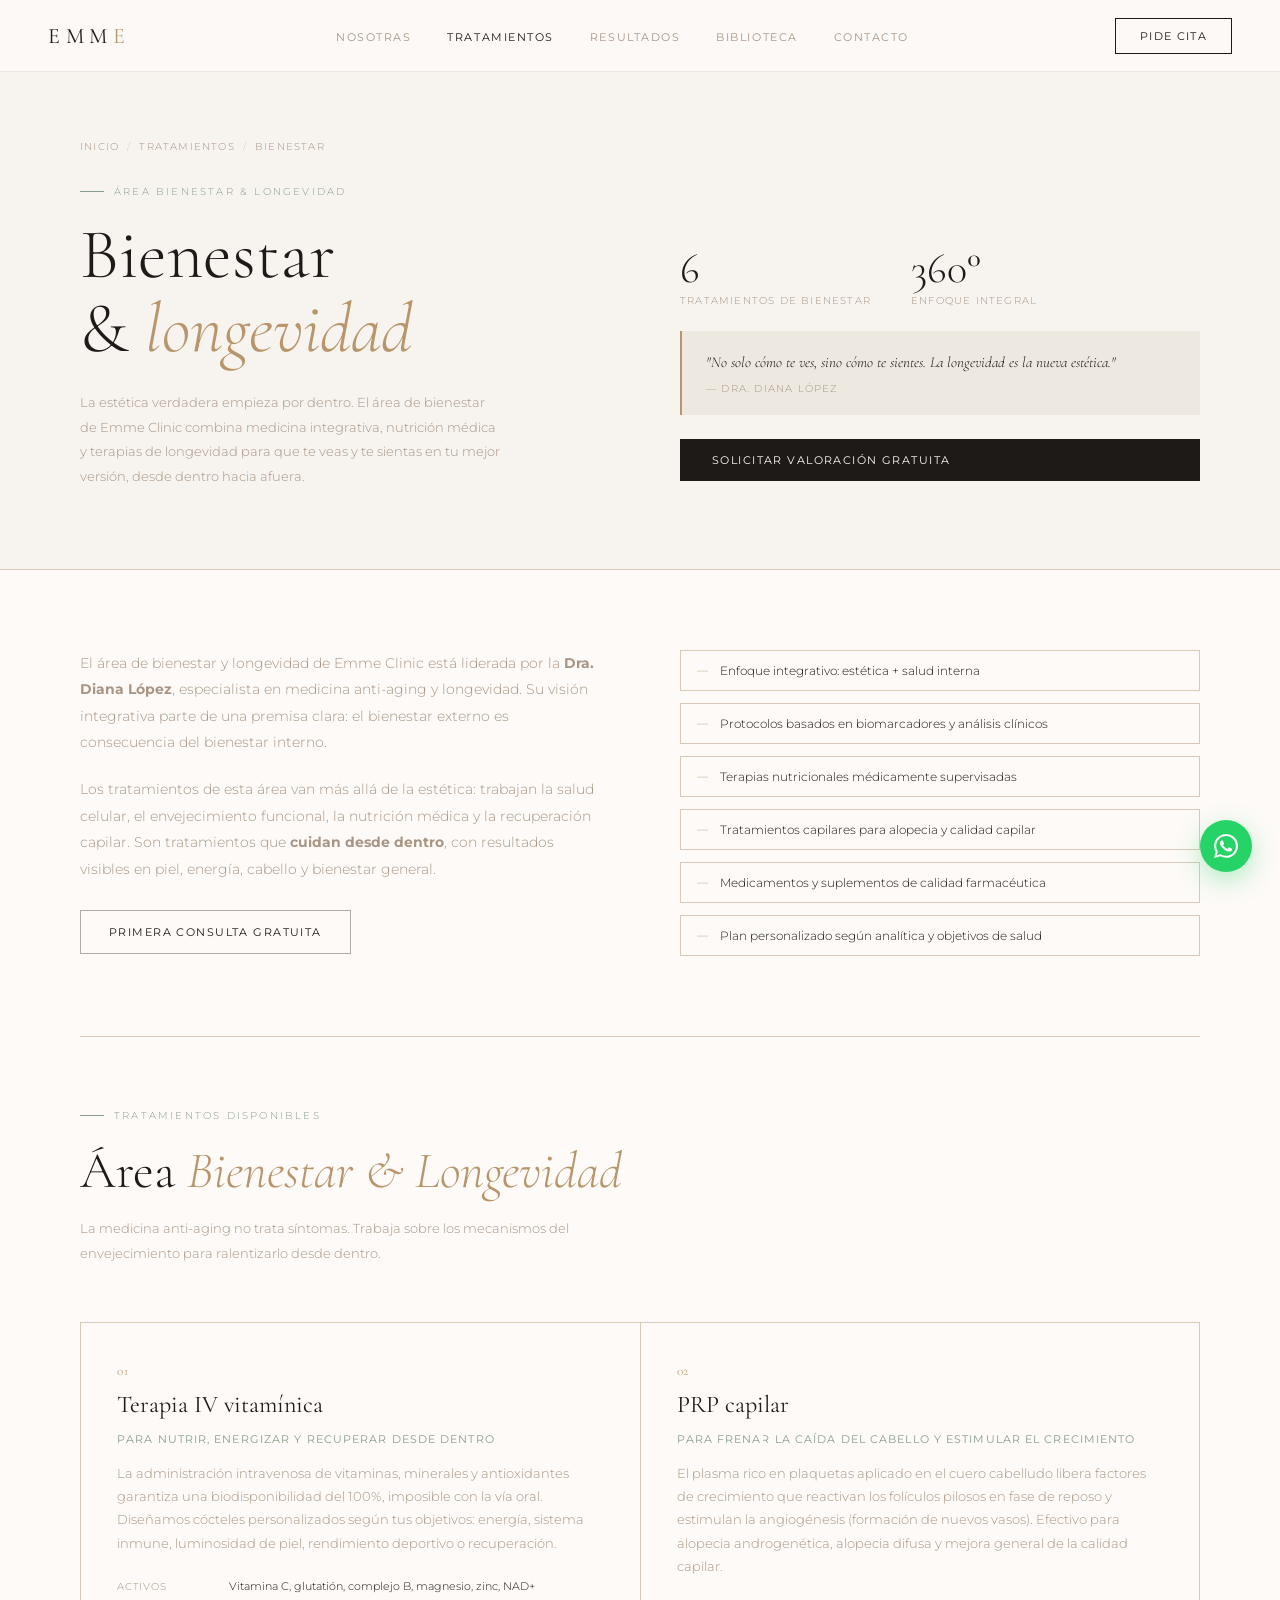
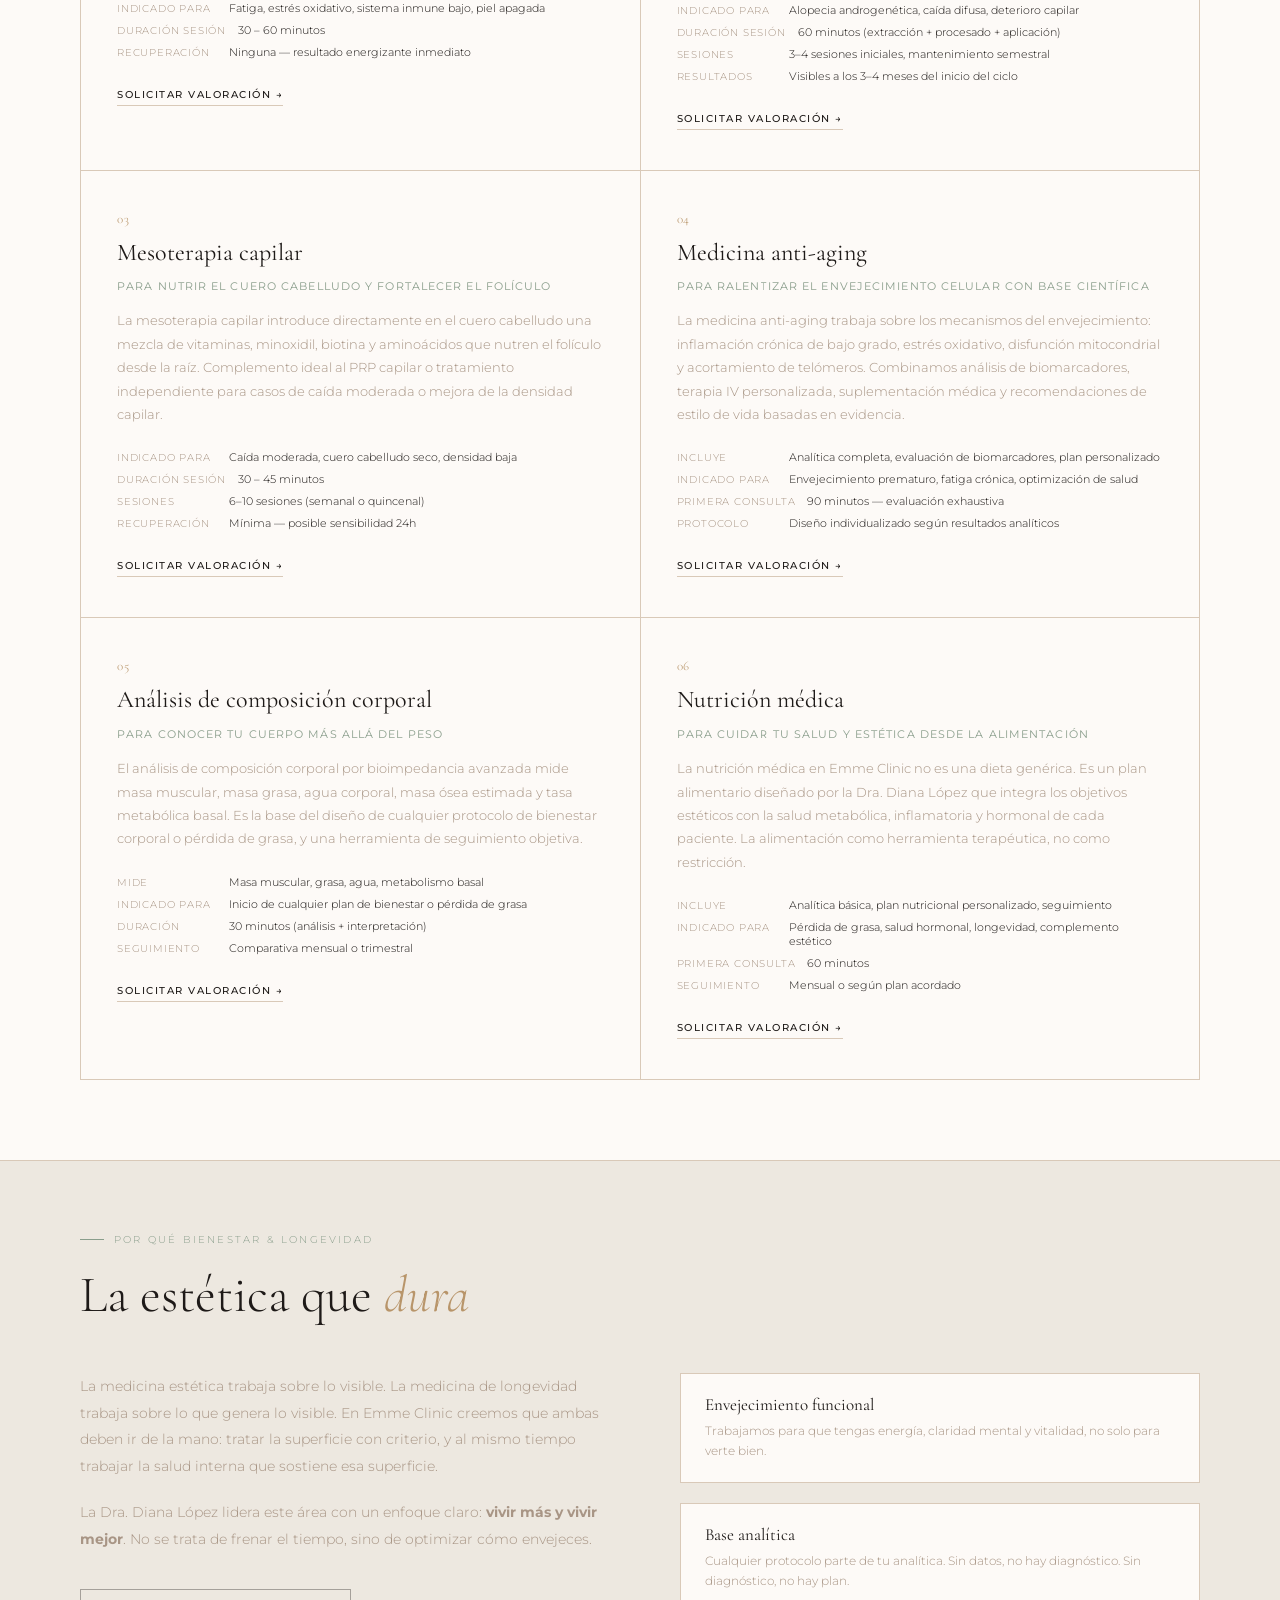
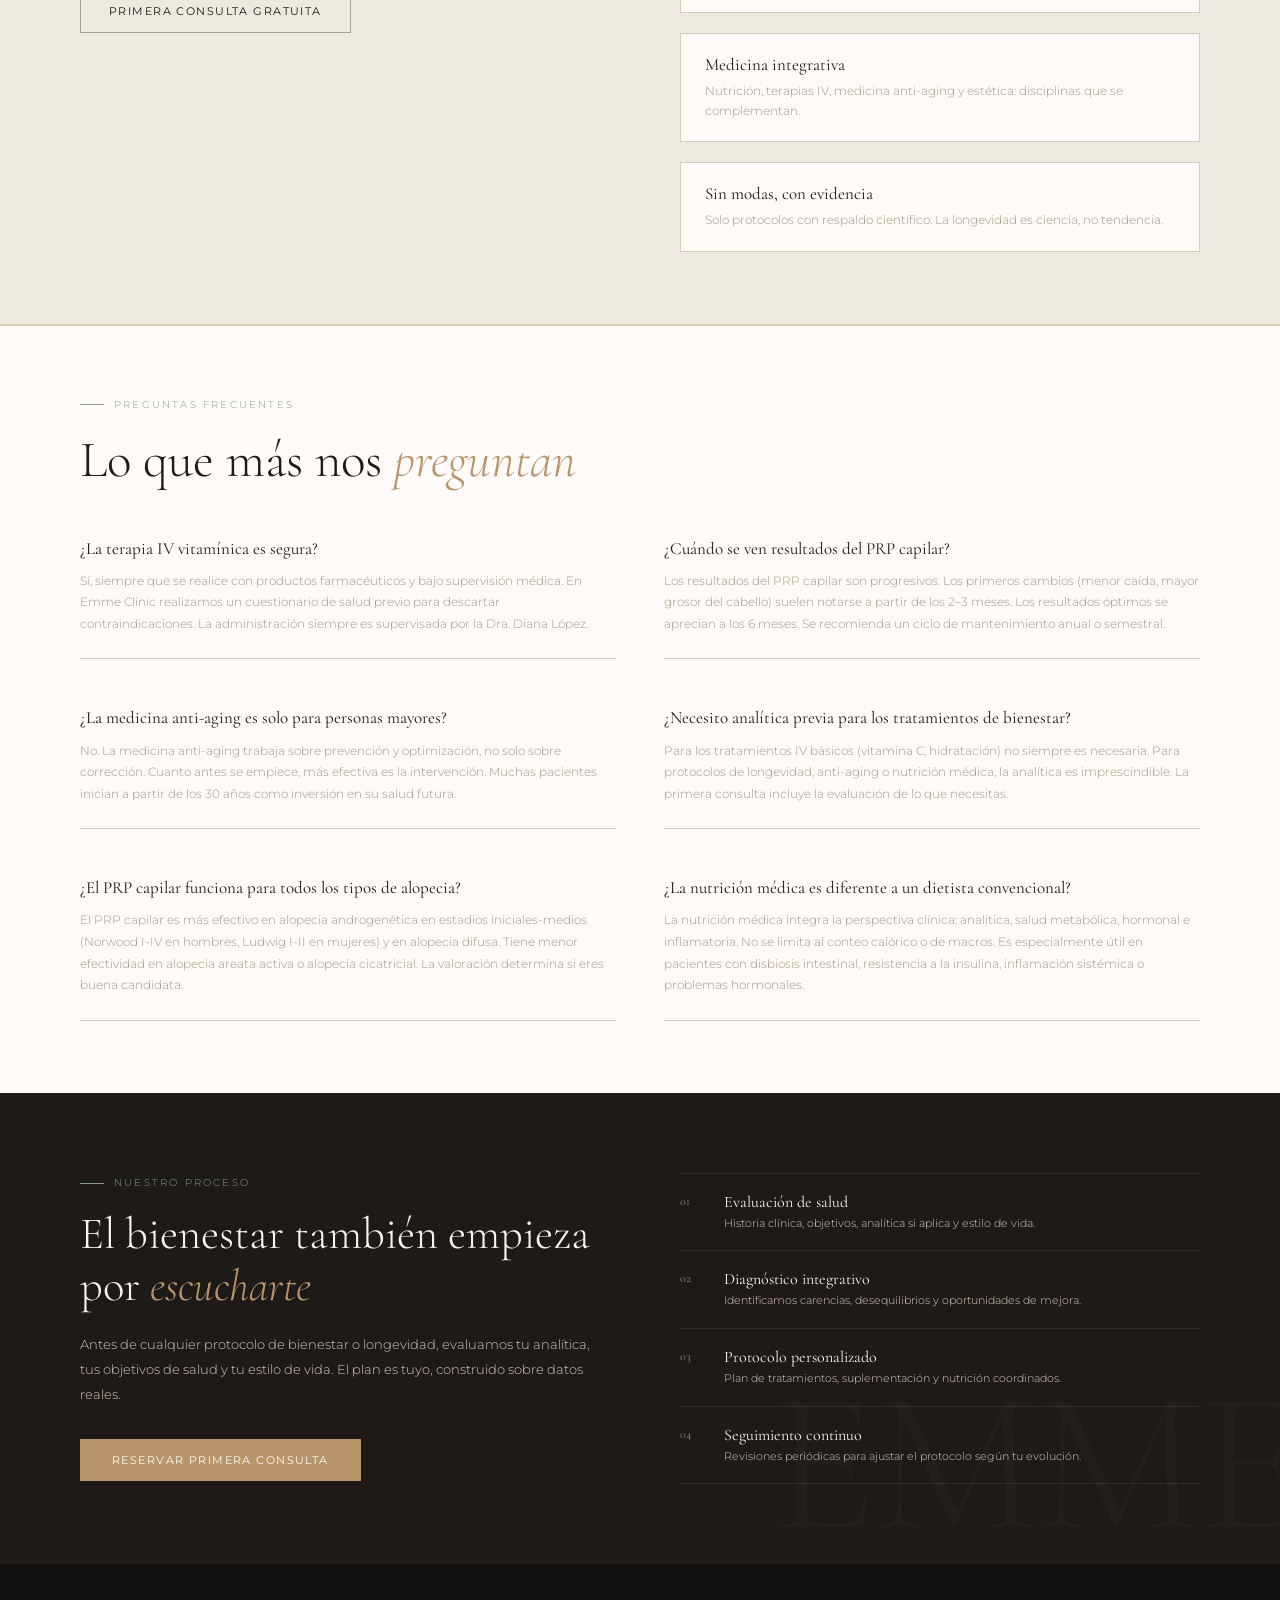
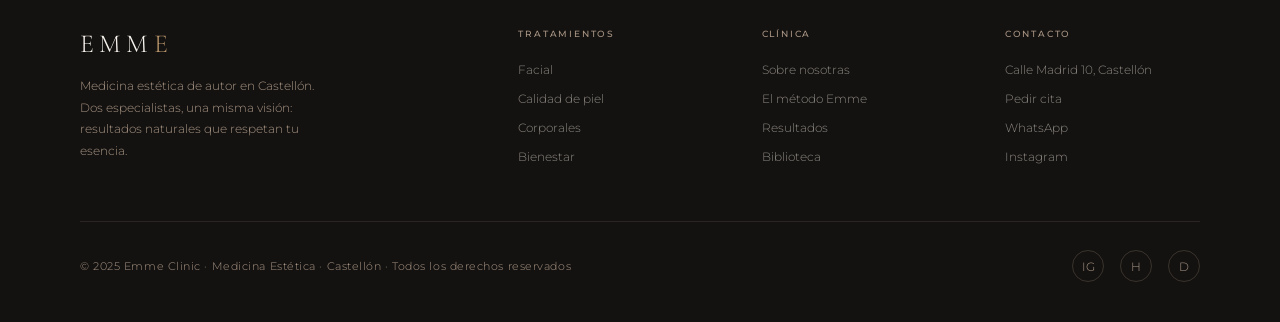
<file: tratamientos/bienestar.html>
<!DOCTYPE html>
<html lang="es">
<head>
<meta charset="UTF-8">
<meta name="viewport" content="width=device-width, initial-scale=1.0">
<title>Bienestar & Longevidad — Terapia IV, Anti-aging, PRP Capilar · EMME CLINIC Castellón</title>
<meta name="description" content="Terapia IV vitamínica, medicina anti-aging, PRP capilar, mesoterapia capilar, nutrición médica y análisis de composición corporal. Bienestar integral en Castellón.">
<meta name="keywords" content="terapia IV Castellón, medicina anti-aging Castellón, PRP capilar Castellón, longevidad Castellón, bienestar integral Castellón, nutrición médica Castellón">
<link rel="canonical" href="https://emmeclinic.es/tratamientos/bienestar">
<meta property="og:title" content="Bienestar & Longevidad — EMME CLINIC Castellón">
<meta property="og:description" content="Medicina integrativa para vivir mejor y durante más tiempo. Terapias de longevidad, bienestar y salud interna. Emme Clinic, Castellón.">
<meta property="og:type" content="website">
<meta property="og:locale" content="es_ES">
<link href="https://fonts.googleapis.com/css2?family=Cormorant+Garamond:ital,wght@0,300;0,400;0,500;1,300;1,400&family=Montserrat:wght@300;400;500;600&display=swap" rel="stylesheet">
<link rel="stylesheet" href="../css/shared.css">
<style>
  .page-hero {
    padding: 140px 80px 80px; background: var(--crema);
    display: grid; grid-template-columns: 1fr 1fr;
    gap: 80px; align-items: end; border-bottom: 0.5px solid var(--arena);
  }
  .page-hero-eyebrow { font-size: 10px; letter-spacing: 0.22em; text-transform: uppercase; color: var(--salvia); margin-bottom: 20px; display: flex; align-items: center; gap: 10px; }
  .page-hero-eyebrow::before { content: ''; width: 24px; height: 0.5px; background: var(--salvia); }
  .page-hero-title { font-family: var(--font-display); font-size: clamp(44px, 5.5vw, 72px); font-weight: 300; line-height: 1.05; color: var(--carbon); margin-bottom: 24px; }
  .page-hero-title em { font-style: italic; color: var(--gold); }
  .page-hero-sub { font-size: 13px; color: var(--topo); line-height: 1.9; font-weight: 300; max-width: 420px; }
  .page-hero-right { display: flex; flex-direction: column; gap: 24px; padding-bottom: 8px; }
  .hero-stat-row { display: flex; gap: 40px; }
  .hero-stat-item .num { font-family: var(--font-display); font-size: 42px; font-weight: 300; color: var(--carbon); line-height: 1; }
  .hero-stat-item .lbl { font-size: 10px; letter-spacing: 0.12em; text-transform: uppercase; color: var(--topo); margin-top: 4px; }
  .hero-highlight { padding: 20px 24px; border-left: 2px solid var(--gold); background: var(--marfil); }
  .hero-highlight p { font-family: var(--font-display); font-size: 15px; font-style: italic; color: var(--carbon); line-height: 1.5; }
  .hero-highlight span { font-size: 10px; letter-spacing: 0.12em; text-transform: uppercase; color: var(--topo); margin-top: 8px; display: block; }
  .page-content { padding: 80px 80px 0; }
  .intro-grid { display: grid; grid-template-columns: 1fr 1fr; gap: 80px; margin-bottom: 80px; align-items: start; }
  .intro-text p { font-size: 14px; color: var(--topo); line-height: 1.9; font-weight: 300; margin-bottom: 20px; }
  .intro-list { list-style: none; display: flex; flex-direction: column; gap: 12px; }
  .intro-list li { font-size: 12px; color: var(--carbon); padding: 12px 16px; border: 0.5px solid var(--arena); display: flex; align-items: center; gap: 12px; font-weight: 300; }
  .intro-list li::before { content: '—'; color: var(--gold); font-size: 11px; flex-shrink: 0; }
  .treatments-header { border-top: 0.5px solid var(--arena); padding-top: 72px; margin-bottom: 48px; }
  .treatments-grid { display: grid; grid-template-columns: 1fr 1fr; gap: 1px; background: var(--arena); border: 0.5px solid var(--arena); margin-bottom: 80px; }
  .treatment-card { background: var(--blanco); padding: 40px 36px; transition: background .3s; }
  .treatment-card:hover { background: var(--crema); }
  .treatment-num { font-family: var(--font-display); font-size: 13px; font-weight: 300; color: var(--gold); margin-bottom: 12px; letter-spacing: 0.05em; }
  .treatment-name { font-family: var(--font-display); font-size: 24px; font-weight: 400; color: var(--carbon); margin-bottom: 12px; line-height: 1.2; }
  .treatment-need { font-size: 11px; letter-spacing: 0.1em; text-transform: uppercase; color: var(--salvia); margin-bottom: 16px; font-weight: 400; }
  .treatment-desc { font-size: 13px; color: var(--topo); line-height: 1.8; font-weight: 300; margin-bottom: 24px; }
  .treatment-details { display: flex; flex-direction: column; gap: 8px; margin-bottom: 24px; }
  .detail-row { display: flex; gap: 12px; align-items: baseline; font-size: 11px; font-weight: 300; }
  .detail-label { color: var(--topo); letter-spacing: 0.08em; text-transform: uppercase; font-size: 10px; min-width: 100px; flex-shrink: 0; }
  .detail-value { color: var(--carbon); }
  .treatment-cta { font-size: 10px; letter-spacing: 0.15em; text-transform: uppercase; color: var(--carbon); font-weight: 500; text-decoration: none; display: inline-flex; align-items: center; gap: 8px; transition: gap .25s; border-bottom: 0.5px solid var(--arena); padding-bottom: 4px; }
  .treatment-cta:hover { gap: 14px; border-color: var(--carbon); }

  /* Filosofía bienestar */
  .filosofia-bienstar {
    padding: 72px 80px; background: var(--marfil);
    border-top: 0.5px solid var(--arena); border-bottom: 0.5px solid var(--arena);
  }
  .fil-grid { display: grid; grid-template-columns: 1fr 1fr; gap: 80px; margin-top: 48px; align-items: start; }
  .fil-text p { font-size: 14px; color: var(--topo); line-height: 1.9; font-weight: 300; margin-bottom: 20px; }
  .fil-pillars { display: flex; flex-direction: column; gap: 20px; }
  .fil-pillar { padding: 20px 24px; border: 0.5px solid var(--arena); background: var(--blanco); }
  .fil-pillar-title { font-family: var(--font-display); font-size: 17px; font-weight: 400; color: var(--carbon); margin-bottom: 6px; }
  .fil-pillar-desc { font-size: 12px; color: var(--topo); line-height: 1.7; font-weight: 300; }

  .faq-section { padding: 72px 80px; background: var(--blanco); border-top: 0.5px solid var(--arena); }
  .faq-grid { display: grid; grid-template-columns: 1fr 1fr; gap: 48px; margin-top: 48px; }
  .faq-item { padding-bottom: 24px; border-bottom: 0.5px solid var(--arena); }
  .faq-q { font-family: var(--font-display); font-size: 17px; font-weight: 400; color: var(--carbon); margin-bottom: 10px; line-height: 1.3; }
  .faq-a { font-size: 12px; color: var(--topo); line-height: 1.8; font-weight: 300; }
  .metodo-reminder { padding: 80px; background: var(--carbon); color: var(--crema); display: grid; grid-template-columns: 1fr 1fr; gap: 80px; align-items: center; position: relative; overflow: hidden; }
  .metodo-reminder::before { content: 'EMME'; font-family: var(--font-display); font-size: 200px; font-weight: 300; color: rgba(255,255,255,0.025); position: absolute; bottom: -20px; right: -20px; letter-spacing: -0.02em; pointer-events: none; }
  .metodo-reminder .label-tag { color: var(--salvia); }
  .metodo-reminder .label-tag::before { background: var(--salvia); }
  .reminder-title { font-family: var(--font-display); font-size: clamp(30px, 3.5vw, 46px); font-weight: 300; color: var(--crema); line-height: 1.15; margin-bottom: 20px; }
  .reminder-title em { font-style: italic; color: var(--gold); }
  .reminder-sub { font-size: 13px; color: var(--arena); line-height: 1.9; font-weight: 300; margin-bottom: 32px; }
  .reminder-steps { display: flex; flex-direction: column; }
  .r-step { display: flex; gap: 20px; padding: 18px 0; border-bottom: 0.5px solid rgba(168,149,133,0.15); }
  .r-step:first-child { border-top: 0.5px solid rgba(168,149,133,0.15); }
  .r-step-num { font-family: var(--font-display); font-size: 12px; font-weight: 300; color: var(--gold); min-width: 24px; padding-top: 2px; }
  .r-step h4 { font-family: var(--font-display); font-size: 16px; font-weight: 400; color: var(--crema); }
  .r-step p { font-size: 11px; color: var(--arena); line-height: 1.6; font-weight: 300; margin-top: 3px; }
  @media (max-width: 900px) {
    .page-hero { padding: 120px 24px 56px; grid-template-columns: 1fr; gap: 40px; }
    .page-content { padding: 56px 24px 0; }
    .intro-grid { grid-template-columns: 1fr; gap: 40px; margin-bottom: 56px; }
    .treatments-grid { grid-template-columns: 1fr; }
    .filosofia-bienstar { padding: 56px 24px; }
    .fil-grid { grid-template-columns: 1fr; gap: 40px; }
    .faq-section { padding: 56px 24px; }
    .faq-grid { grid-template-columns: 1fr; }
    .metodo-reminder { padding: 64px 24px; grid-template-columns: 1fr; gap: 48px; }
  }
</style>
</head>
<body>

<nav class="main-nav">
  <a href="../emme-clinic.html" class="nav-logo">EMM<span>E</span></a>
  <ul class="nav-links">
    <li><a href="../nosotras.html">Nosotras</a></li>
    <li><a href="#" class="active">Tratamientos</a></li>
    <li><a href="../emme-clinic.html#resultados">Resultados</a></li>
    <li><a href="../emme-clinic.html#biblioteca">Biblioteca</a></li>
    <li><a href="../emme-clinic.html#reserva">Contacto</a></li>
  </ul>
  <a href="../emme-clinic.html#reserva" class="nav-cta">Pide cita</a>
  <button class="nav-hamburger" id="hamburger" aria-label="Abrir menú"><span></span><span></span><span></span></button>
</nav>
<nav class="nav-mobile" id="navMobile">
  <a href="../nosotras.html">Nosotras</a>
  <a href="../emme-clinic.html#tratamientos" class="nav-mobile-close">Tratamientos</a>
  <a href="../emme-clinic.html#resultados" class="nav-mobile-close">Resultados</a>
  <a href="../emme-clinic.html#biblioteca" class="nav-mobile-close">Biblioteca</a>
  <a href="../emme-clinic.html#reserva" class="nav-mobile-close">Contacto</a>
  <a href="../emme-clinic.html#reserva" class="nav-mobile-close">Pide cita →</a>
</nav>

<section class="page-hero">
  <div>
    <div class="breadcrumb">
      <a href="../emme-clinic.html">Inicio</a><span>/</span>
      <a href="#">Tratamientos</a><span>/</span>
      Bienestar
    </div>
    <p class="page-hero-eyebrow">Área bienestar & longevidad</p>
    <h1 class="page-hero-title">Bienestar<br>& <em>longevidad</em></h1>
    <p class="page-hero-sub">La estética verdadera empieza por dentro. El área de bienestar de Emme Clinic combina medicina integrativa, nutrición médica y terapias de longevidad para que te veas y te sientas en tu mejor versión, desde dentro hacia afuera.</p>
  </div>
  <div class="page-hero-right">
    <div class="hero-stat-row">
      <div class="hero-stat-item"><div class="num">6</div><div class="lbl">Tratamientos de bienestar</div></div>
      <div class="hero-stat-item"><div class="num">360°</div><div class="lbl">Enfoque integral</div></div>
    </div>
    <div class="hero-highlight">
      <p>"No solo cómo te ves, sino cómo te sientes. La longevidad es la nueva estética."</p>
      <span>— Dra. Diana López</span>
    </div>
    <a href="../emme-clinic.html#reserva" class="btn-primary">Solicitar valoración gratuita</a>
  </div>
</section>

<div class="page-content">
  <div class="intro-grid">
    <div class="intro-text">
      <p>El área de bienestar y longevidad de Emme Clinic está liderada por la <strong>Dra. Diana López</strong>, especialista en medicina anti-aging y longevidad. Su visión integrativa parte de una premisa clara: el bienestar externo es consecuencia del bienestar interno.</p>
      <p>Los tratamientos de esta área van más allá de la estética: trabajan la salud celular, el envejecimiento funcional, la nutrición médica y la recuperación capilar. Son tratamientos que <strong>cuidan desde dentro</strong>, con resultados visibles en piel, energía, cabello y bienestar general.</p>
      <a href="../emme-clinic.html#reserva" class="btn-ghost" style="margin-top:8px">Primera consulta gratuita</a>
    </div>
    <ul class="intro-list">
      <li>Enfoque integrativo: estética + salud interna</li>
      <li>Protocolos basados en biomarcadores y análisis clínicos</li>
      <li>Terapias nutricionales médicamente supervisadas</li>
      <li>Tratamientos capilares para alopecia y calidad capilar</li>
      <li>Medicamentos y suplementos de calidad farmacéutica</li>
      <li>Plan personalizado según analítica y objetivos de salud</li>
    </ul>
  </div>

  <div class="treatments-header">
    <div class="label-tag">Tratamientos disponibles</div>
    <h2 class="section-title">Área <em>Bienestar & Longevidad</em></h2>
    <p class="section-sub">La medicina anti-aging no trata síntomas. Trabaja sobre los mecanismos del envejecimiento para ralentizarlo desde dentro.</p>
  </div>

  <div class="treatments-grid">

    <div class="treatment-card">
      <div class="treatment-num">01</div>
      <h3 class="treatment-name">Terapia IV vitamínica</h3>
      <p class="treatment-need">Para nutrir, energizar y recuperar desde dentro</p>
      <p class="treatment-desc">La administración intravenosa de vitaminas, minerales y antioxidantes garantiza una biodisponibilidad del 100%, imposible con la vía oral. Diseñamos cócteles personalizados según tus objetivos: energía, sistema inmune, luminosidad de piel, rendimiento deportivo o recuperación.</p>
      <div class="treatment-details">
        <div class="detail-row"><span class="detail-label">Activos</span><span class="detail-value">Vitamina C, glutatión, complejo B, magnesio, zinc, NAD+</span></div>
        <div class="detail-row"><span class="detail-label">Indicado para</span><span class="detail-value">Fatiga, estrés oxidativo, sistema inmune bajo, piel apagada</span></div>
        <div class="detail-row"><span class="detail-label">Duración sesión</span><span class="detail-value">30 – 60 minutos</span></div>
        <div class="detail-row"><span class="detail-label">Recuperación</span><span class="detail-value">Ninguna — resultado energizante inmediato</span></div>
      </div>
      <a href="../emme-clinic.html#reserva" class="treatment-cta">Solicitar valoración →</a>
    </div>

    <div class="treatment-card">
      <div class="treatment-num">02</div>
      <h3 class="treatment-name">PRP capilar</h3>
      <p class="treatment-need">Para frenar la caída del cabello y estimular el crecimiento</p>
      <p class="treatment-desc">El plasma rico en plaquetas aplicado en el cuero cabelludo libera factores de crecimiento que reactivan los folículos pilosos en fase de reposo y estimulan la angiogénesis (formación de nuevos vasos). Efectivo para alopecia androgenética, alopecia difusa y mejora general de la calidad capilar.</p>
      <div class="treatment-details">
        <div class="detail-row"><span class="detail-label">Indicado para</span><span class="detail-value">Alopecia androgenética, caída difusa, deterioro capilar</span></div>
        <div class="detail-row"><span class="detail-label">Duración sesión</span><span class="detail-value">60 minutos (extracción + procesado + aplicación)</span></div>
        <div class="detail-row"><span class="detail-label">Sesiones</span><span class="detail-value">3–4 sesiones iniciales, mantenimiento semestral</span></div>
        <div class="detail-row"><span class="detail-label">Resultados</span><span class="detail-value">Visibles a los 3–4 meses del inicio del ciclo</span></div>
      </div>
      <a href="../emme-clinic.html#reserva" class="treatment-cta">Solicitar valoración →</a>
    </div>

    <div class="treatment-card">
      <div class="treatment-num">03</div>
      <h3 class="treatment-name">Mesoterapia capilar</h3>
      <p class="treatment-need">Para nutrir el cuero cabelludo y fortalecer el folículo</p>
      <p class="treatment-desc">La mesoterapia capilar introduce directamente en el cuero cabelludo una mezcla de vitaminas, minoxidil, biotina y aminoácidos que nutren el folículo desde la raíz. Complemento ideal al PRP capilar o tratamiento independiente para casos de caída moderada o mejora de la densidad capilar.</p>
      <div class="treatment-details">
        <div class="detail-row"><span class="detail-label">Indicado para</span><span class="detail-value">Caída moderada, cuero cabelludo seco, densidad baja</span></div>
        <div class="detail-row"><span class="detail-label">Duración sesión</span><span class="detail-value">30 – 45 minutos</span></div>
        <div class="detail-row"><span class="detail-label">Sesiones</span><span class="detail-value">6–10 sesiones (semanal o quincenal)</span></div>
        <div class="detail-row"><span class="detail-label">Recuperación</span><span class="detail-value">Mínima — posible sensibilidad 24h</span></div>
      </div>
      <a href="../emme-clinic.html#reserva" class="treatment-cta">Solicitar valoración →</a>
    </div>

    <div class="treatment-card">
      <div class="treatment-num">04</div>
      <h3 class="treatment-name">Medicina anti-aging</h3>
      <p class="treatment-need">Para ralentizar el envejecimiento celular con base científica</p>
      <p class="treatment-desc">La medicina anti-aging trabaja sobre los mecanismos del envejecimiento: inflamación crónica de bajo grado, estrés oxidativo, disfunción mitocondrial y acortamiento de telómeros. Combinamos análisis de biomarcadores, terapia IV personalizada, suplementación médica y recomendaciones de estilo de vida basadas en evidencia.</p>
      <div class="treatment-details">
        <div class="detail-row"><span class="detail-label">Incluye</span><span class="detail-value">Analítica completa, evaluación de biomarcadores, plan personalizado</span></div>
        <div class="detail-row"><span class="detail-label">Indicado para</span><span class="detail-value">Envejecimiento prematuro, fatiga crónica, optimización de salud</span></div>
        <div class="detail-row"><span class="detail-label">Primera consulta</span><span class="detail-value">90 minutos — evaluación exhaustiva</span></div>
        <div class="detail-row"><span class="detail-label">Protocolo</span><span class="detail-value">Diseño individualizado según resultados analíticos</span></div>
      </div>
      <a href="../emme-clinic.html#reserva" class="treatment-cta">Solicitar valoración →</a>
    </div>

    <div class="treatment-card">
      <div class="treatment-num">05</div>
      <h3 class="treatment-name">Análisis de composición corporal</h3>
      <p class="treatment-need">Para conocer tu cuerpo más allá del peso</p>
      <p class="treatment-desc">El análisis de composición corporal por bioimpedancia avanzada mide masa muscular, masa grasa, agua corporal, masa ósea estimada y tasa metabólica basal. Es la base del diseño de cualquier protocolo de bienestar corporal o pérdida de grasa, y una herramienta de seguimiento objetiva.</p>
      <div class="treatment-details">
        <div class="detail-row"><span class="detail-label">Mide</span><span class="detail-value">Masa muscular, grasa, agua, metabolismo basal</span></div>
        <div class="detail-row"><span class="detail-label">Indicado para</span><span class="detail-value">Inicio de cualquier plan de bienestar o pérdida de grasa</span></div>
        <div class="detail-row"><span class="detail-label">Duración</span><span class="detail-value">30 minutos (análisis + interpretación)</span></div>
        <div class="detail-row"><span class="detail-label">Seguimiento</span><span class="detail-value">Comparativa mensual o trimestral</span></div>
      </div>
      <a href="../emme-clinic.html#reserva" class="treatment-cta">Solicitar valoración →</a>
    </div>

    <div class="treatment-card">
      <div class="treatment-num">06</div>
      <h3 class="treatment-name">Nutrición médica</h3>
      <p class="treatment-need">Para cuidar tu salud y estética desde la alimentación</p>
      <p class="treatment-desc">La nutrición médica en Emme Clinic no es una dieta genérica. Es un plan alimentario diseñado por la Dra. Diana López que integra los objetivos estéticos con la salud metabólica, inflamatoria y hormonal de cada paciente. La alimentación como herramienta terapéutica, no como restricción.</p>
      <div class="treatment-details">
        <div class="detail-row"><span class="detail-label">Incluye</span><span class="detail-value">Analítica básica, plan nutricional personalizado, seguimiento</span></div>
        <div class="detail-row"><span class="detail-label">Indicado para</span><span class="detail-value">Pérdida de grasa, salud hormonal, longevidad, complemento estético</span></div>
        <div class="detail-row"><span class="detail-label">Primera consulta</span><span class="detail-value">60 minutos</span></div>
        <div class="detail-row"><span class="detail-label">Seguimiento</span><span class="detail-value">Mensual o según plan acordado</span></div>
      </div>
      <a href="../emme-clinic.html#reserva" class="treatment-cta">Solicitar valoración →</a>
    </div>

  </div>
</div>

<!-- FILOSOFÍA BIENESTAR -->
<section class="filosofia-bienstar">
  <div class="label-tag">Por qué bienestar & longevidad</div>
  <h2 class="section-title">La estética que <em>dura</em></h2>
  <div class="fil-grid">
    <div class="fil-text">
      <p>La medicina estética trabaja sobre lo visible. La medicina de longevidad trabaja sobre lo que genera lo visible. En Emme Clinic creemos que ambas deben ir de la mano: tratar la superficie con criterio, y al mismo tiempo trabajar la salud interna que sostiene esa superficie.</p>
      <p>La Dra. Diana López lidera este área con un enfoque claro: <strong>vivir más y vivir mejor</strong>. No se trata de frenar el tiempo, sino de optimizar cómo envejeces.</p>
      <a href="../emme-clinic.html#reserva" class="btn-ghost" style="margin-top:16px">Primera consulta gratuita</a>
    </div>
    <div class="fil-pillars">
      <div class="fil-pillar">
        <div class="fil-pillar-title">Envejecimiento funcional</div>
        <p class="fil-pillar-desc">Trabajamos para que tengas energía, claridad mental y vitalidad, no solo para verte bien.</p>
      </div>
      <div class="fil-pillar">
        <div class="fil-pillar-title">Base analítica</div>
        <p class="fil-pillar-desc">Cualquier protocolo parte de tu analítica. Sin datos, no hay diagnóstico. Sin diagnóstico, no hay plan.</p>
      </div>
      <div class="fil-pillar">
        <div class="fil-pillar-title">Medicina integrativa</div>
        <p class="fil-pillar-desc">Nutrición, terapias IV, medicina anti-aging y estética: disciplinas que se complementan.</p>
      </div>
      <div class="fil-pillar">
        <div class="fil-pillar-title">Sin modas, con evidencia</div>
        <p class="fil-pillar-desc">Solo protocolos con respaldo científico. La longevidad es ciencia, no tendencia.</p>
      </div>
    </div>
  </div>
</section>

<!-- FAQ -->
<section class="faq-section">
  <div class="label-tag">Preguntas frecuentes</div>
  <h2 class="section-title">Lo que más nos <em>preguntan</em></h2>
  <div class="faq-grid">
    <div class="faq-item">
      <p class="faq-q">¿La terapia IV vitamínica es segura?</p>
      <p class="faq-a">Sí, siempre que se realice con productos farmacéuticos y bajo supervisión médica. En Emme Clinic realizamos un cuestionario de salud previo para descartar contraindicaciones. La administración siempre es supervisada por la Dra. Diana López.</p>
    </div>
    <div class="faq-item">
      <p class="faq-q">¿Cuándo se ven resultados del PRP capilar?</p>
      <p class="faq-a">Los resultados del PRP capilar son progresivos. Los primeros cambios (menor caída, mayor grosor del cabello) suelen notarse a partir de los 2–3 meses. Los resultados óptimos se aprecian a los 6 meses. Se recomienda un ciclo de mantenimiento anual o semestral.</p>
    </div>
    <div class="faq-item">
      <p class="faq-q">¿La medicina anti-aging es solo para personas mayores?</p>
      <p class="faq-a">No. La medicina anti-aging trabaja sobre prevención y optimización, no solo sobre corrección. Cuanto antes se empiece, más efectiva es la intervención. Muchas pacientes inician a partir de los 30 años como inversión en su salud futura.</p>
    </div>
    <div class="faq-item">
      <p class="faq-q">¿Necesito analítica previa para los tratamientos de bienestar?</p>
      <p class="faq-a">Para los tratamientos IV básicos (vitamina C, hidratación) no siempre es necesaria. Para protocolos de longevidad, anti-aging o nutrición médica, la analítica es imprescindible. La primera consulta incluye la evaluación de lo que necesitas.</p>
    </div>
    <div class="faq-item">
      <p class="faq-q">¿El PRP capilar funciona para todos los tipos de alopecia?</p>
      <p class="faq-a">El PRP capilar es más efectivo en alopecia androgenética en estadios iniciales-medios (Norwood I-IV en hombres, Ludwig I-II en mujeres) y en alopecia difusa. Tiene menor efectividad en alopecia areata activa o alopecia cicatricial. La valoración determina si eres buena candidata.</p>
    </div>
    <div class="faq-item">
      <p class="faq-q">¿La nutrición médica es diferente a un dietista convencional?</p>
      <p class="faq-a">La nutrición médica integra la perspectiva clínica: analítica, salud metabólica, hormonal e inflamatoria. No se limita al conteo calórico o de macros. Es especialmente útil en pacientes con disbiosis intestinal, resistencia a la insulina, inflamación sistémica o problemas hormonales.</p>
    </div>
  </div>
</section>

<!-- MÉTODO EMME -->
<section class="metodo-reminder">
  <div>
    <p class="label-tag">Nuestro proceso</p>
    <h2 class="reminder-title">El bienestar también empieza<br>por <em>escucharte</em></h2>
    <p class="reminder-sub">Antes de cualquier protocolo de bienestar o longevidad, evaluamos tu analítica, tus objetivos de salud y tu estilo de vida. El plan es tuyo, construido sobre datos reales.</p>
    <a href="../emme-clinic.html#reserva" class="btn-gold">Reservar primera consulta</a>
  </div>
  <div class="reminder-steps">
    <div class="r-step"><div class="r-step-num">01</div><div><h4>Evaluación de salud</h4><p>Historia clínica, objetivos, analítica si aplica y estilo de vida.</p></div></div>
    <div class="r-step"><div class="r-step-num">02</div><div><h4>Diagnóstico integrativo</h4><p>Identificamos carencias, desequilibrios y oportunidades de mejora.</p></div></div>
    <div class="r-step"><div class="r-step-num">03</div><div><h4>Protocolo personalizado</h4><p>Plan de tratamientos, suplementación y nutrición coordinados.</p></div></div>
    <div class="r-step"><div class="r-step-num">04</div><div><h4>Seguimiento continuo</h4><p>Revisiones periódicas para ajustar el protocolo según tu evolución.</p></div></div>
  </div>
</section>

<!-- FOOTER -->
<footer class="main-footer">
  <div class="footer-grid">
    <div>
      <span class="footer-logo">EMM<span>E</span></span>
      <p class="footer-desc">Medicina estética de autor en Castellón. Dos especialistas, una misma visión: resultados naturales que respetan tu esencia.</p>
    </div>
    <div class="footer-col"><h5>Tratamientos</h5><ul><li><a href="facial.html">Facial</a></li><li><a href="piel.html">Calidad de piel</a></li><li><a href="corporal.html">Corporales</a></li><li><a href="bienestar.html">Bienestar</a></li></ul></div>
    <div class="footer-col"><h5>Clínica</h5><ul><li><a href="../nosotras.html">Sobre nosotras</a></li><li><a href="../emme-clinic.html#metodo">El método Emme</a></li><li><a href="../emme-clinic.html#resultados">Resultados</a></li><li><a href="../emme-clinic.html#biblioteca">Biblioteca</a></li></ul></div>
    <div class="footer-col"><h5>Contacto</h5><ul><li><a href="#">Calle Madrid 10, Castellón</a></li><li><a href="../emme-clinic.html#reserva">Pedir cita</a></li><li><a href="https://wa.me/34600000000">WhatsApp</a></li><li><a href="https://www.instagram.com/emme_clinic/" target="_blank">Instagram</a></li></ul></div>
  </div>
  <div class="footer-bottom">
    <p class="footer-copy">© 2025 Emme Clinic · Medicina Estética · Castellón · Todos los derechos reservados</p>
    <div class="footer-social">
      <a href="https://www.instagram.com/emme_clinic/" class="social-link" target="_blank">IG</a>
      <a href="https://www.instagram.com/dra.heidyrodriguezl/" class="social-link" target="_blank">H</a>
      <a href="https://www.instagram.com/dra.dianalopezp/" class="social-link" target="_blank">D</a>
    </div>
  </div>
</footer>

<!-- TODO: Reemplazar con número de WhatsApp real -->
<a href="https://wa.me/34600000000" class="wa-float" target="_blank" title="Escríbenos por WhatsApp">
  <svg width="24" height="24" viewBox="0 0 24 24" fill="white"><path d="M17.472 14.382c-.297-.149-1.758-.867-2.03-.967-.273-.099-.471-.148-.67.15-.197.297-.767.966-.94 1.164-.173.199-.347.223-.644.075-.297-.15-1.255-.463-2.39-1.475-.883-.788-1.48-1.761-1.653-2.059-.173-.297-.018-.458.13-.606.134-.133.298-.347.446-.52.149-.174.198-.298.298-.497.099-.198.05-.371-.025-.52-.075-.149-.669-1.612-.916-2.207-.242-.579-.487-.5-.669-.51-.173-.008-.371-.01-.57-.01-.198 0-.52.074-.792.372-.272.297-1.04 1.016-1.04 2.479 0 1.462 1.065 2.875 1.213 3.074.149.198 2.096 3.2 5.077 4.487.709.306 1.262.489 1.694.625.712.227 1.36.195 1.871.118.571-.085 1.758-.719 2.006-1.413.248-.694.248-1.289.173-1.413-.074-.124-.272-.198-.57-.347m-5.421 7.403h-.004a9.87 9.87 0 01-5.031-1.378l-.361-.214-3.741.982.998-3.648-.235-.374a9.86 9.86 0 01-1.51-5.26c.001-5.45 4.436-9.884 9.888-9.884 2.64 0 5.122 1.03 6.988 2.898a9.825 9.825 0 012.893 6.994c-.003 5.45-4.437 9.884-9.885 9.884m8.413-18.297A11.815 11.815 0 0012.05 0C5.495 0 .16 5.335.157 11.892c0 2.096.547 4.142 1.588 5.945L.057 24l6.305-1.654a11.882 11.882 0 005.683 1.448h.005c6.554 0 11.89-5.335 11.893-11.893a11.821 11.821 0 00-3.48-8.413Z"/></svg>
</a>
<script>
  const hamburger = document.getElementById('hamburger');
  const navMobile = document.getElementById('navMobile');
  hamburger.addEventListener('click', () => { hamburger.classList.toggle('open'); navMobile.classList.toggle('open'); });
  document.querySelectorAll('.nav-mobile-close').forEach(l => l.addEventListener('click', () => { hamburger.classList.remove('open'); navMobile.classList.remove('open'); }));
</script>
</body>
</html>
</file>
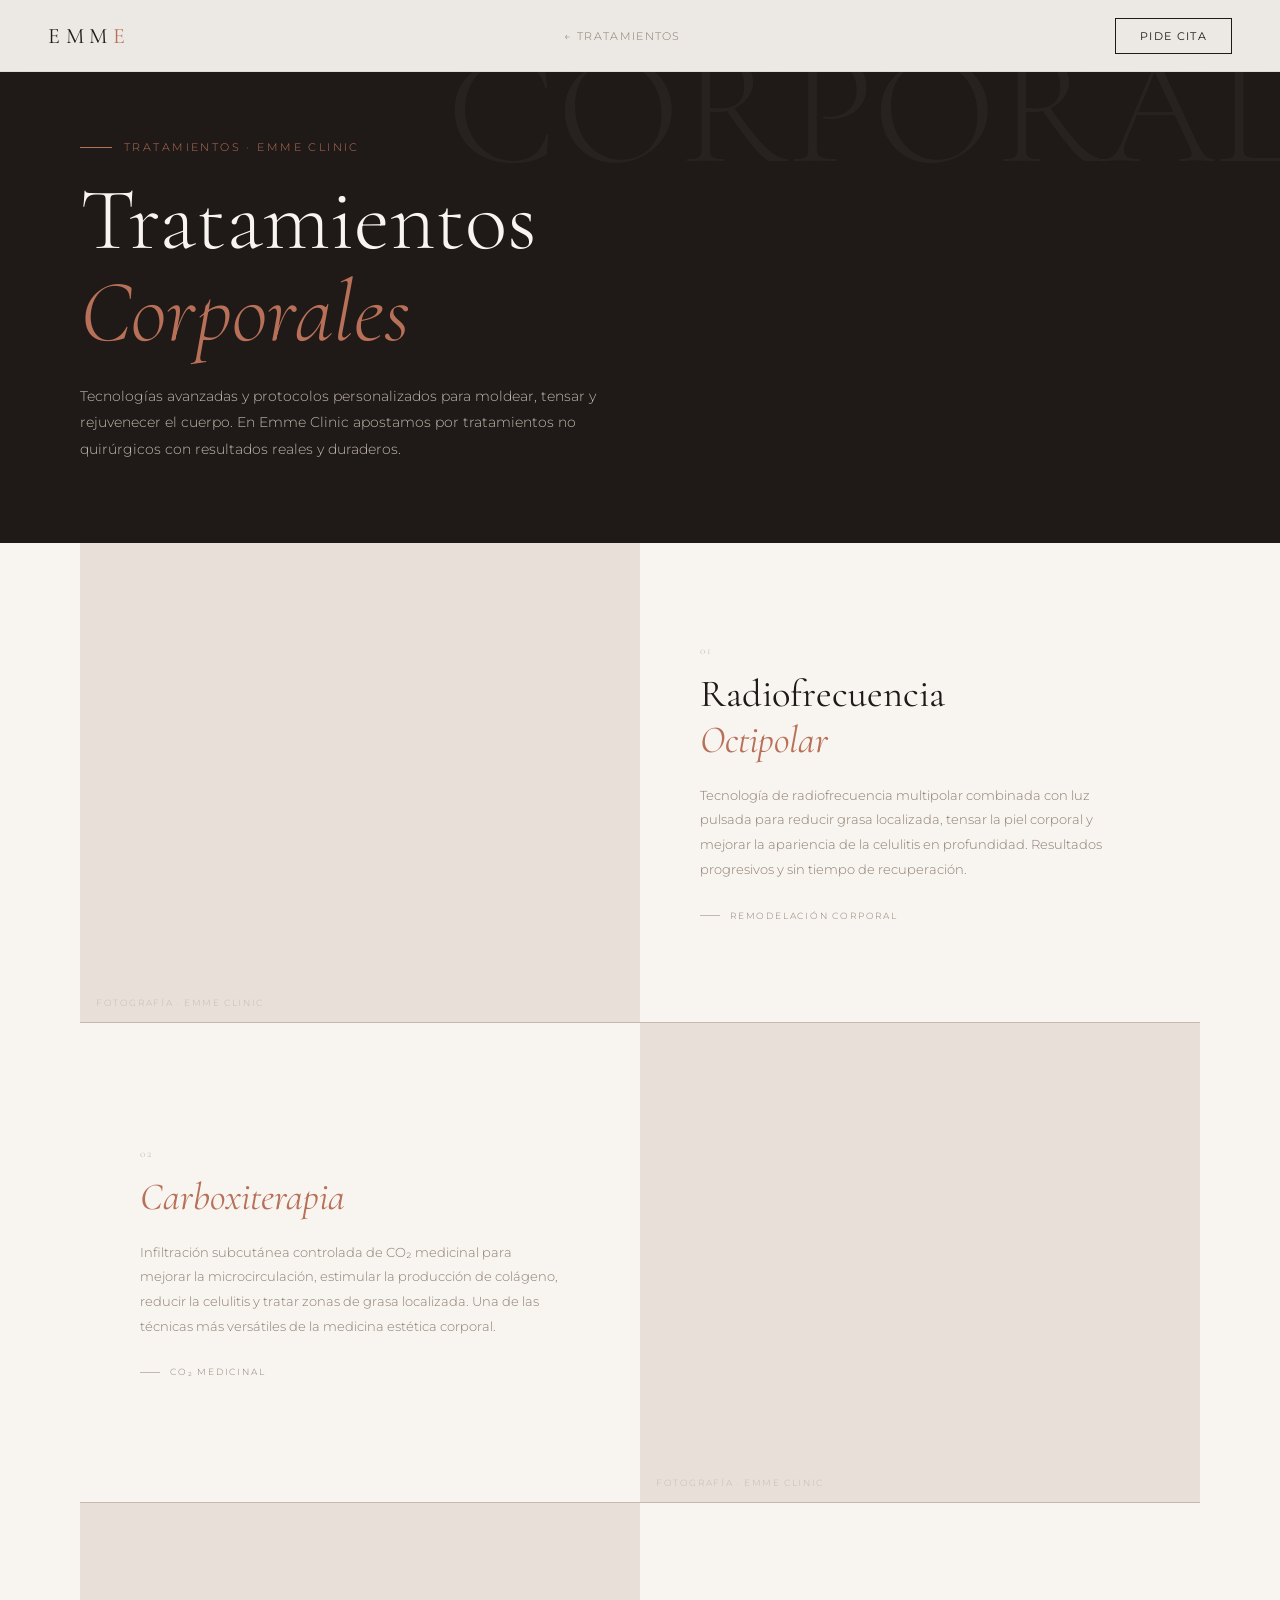
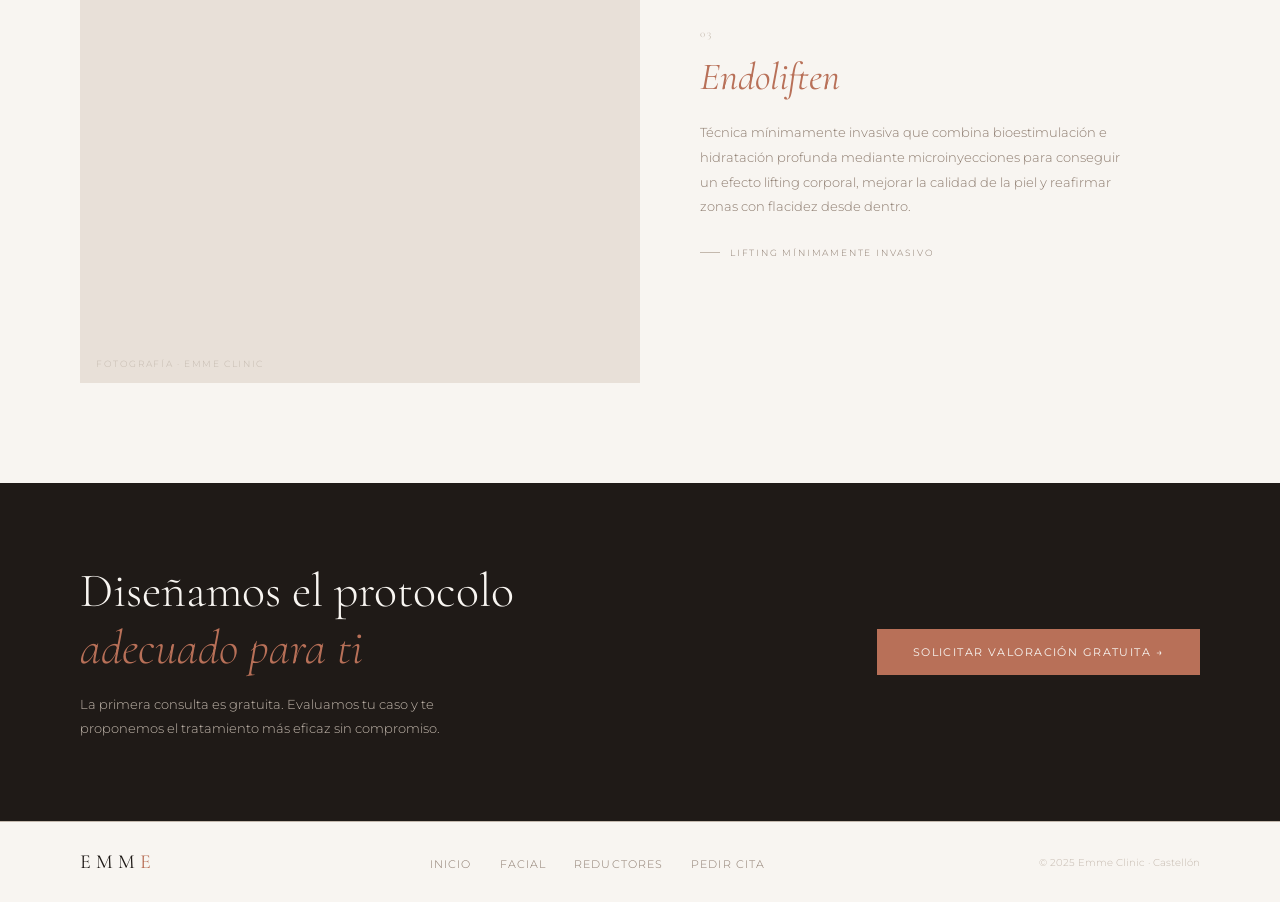
<file: tratamientos/corporal.html>
<!DOCTYPE html>
<html lang="es">
<head>
<meta charset="UTF-8">
<meta name="viewport" content="width=device-width, initial-scale=1.0">
<title>Tratamientos Corporales — Emme Clinic Castellón</title>
<meta name="description" content="Radiofrecuencia Octipolar, Carboxiterapia y Endoliften. Tratamientos corporales avanzados en Emme Clinic, Castellón. Primera consulta gratuita.">
<link href="https://fonts.googleapis.com/css2?family=Cormorant+Garamond:ital,wght@0,300;0,400;0,500;1,300;1,400&family=Montserrat:wght@300;400;500;600&display=swap" rel="stylesheet">
<style>
  :root {
    --crema: #F8F5F1; --marfil: #E8E0D8; --arena: #C4B9AE;
    --topo: #8C7B6E; --salvia: #8A9E8C; --burdeos: #7A4A38;
    --carbon: #1F1A17; --blanco: #F8F5F1; --gold: #B87058;
    --font-display: 'Cormorant Garamond', serif;
    --font-body: 'Montserrat', sans-serif;
  }
  *, *::before, *::after { margin: 0; padding: 0; box-sizing: border-box; }
  html { scroll-behavior: smooth; }
  body { background: var(--blanco); color: var(--carbon); font-family: var(--font-body); font-weight: 300; overflow-x: hidden; }

  nav {
    position: fixed; top: 0; left: 0; right: 0; z-index: 100;
    display: flex; align-items: center; justify-content: space-between;
    padding: 0 48px; height: 72px;
    background: rgba(248,245,241,0.95); backdrop-filter: blur(12px);
    border-bottom: 0.5px solid rgba(196,185,174,0.3);
  }
  .nav-logo { font-family: var(--font-display); font-size: 22px; font-weight: 400; letter-spacing: 0.25em; color: var(--carbon); text-decoration: none; }
  .nav-logo span { color: var(--gold); }
  .nav-back { font-size: 11px; letter-spacing: 0.12em; text-transform: uppercase; color: var(--topo); text-decoration: none; transition: color .25s; }
  .nav-back:hover { color: var(--carbon); }
  .nav-cta { font-size: 11px; letter-spacing: 0.12em; text-transform: uppercase; padding: 10px 24px; border: 0.5px solid var(--carbon); background: transparent; color: var(--carbon); font-family: var(--font-body); font-weight: 400; transition: all .25s; text-decoration: none; }
  .nav-cta:hover { background: var(--carbon); color: var(--blanco); }

  .trat-hero {
    padding: 140px 80px 80px; background: var(--carbon); color: var(--crema);
    position: relative; overflow: hidden;
  }
  .trat-hero::before {
    content: 'CORPORAL'; position: absolute; right: -20px; top: 30px;
    font-family: var(--font-display); font-size: 160px; font-weight: 300;
    color: rgba(255,255,255,0.04); line-height: 1; pointer-events: none;
  }
  .trat-hero-label { font-size: 11px; letter-spacing: 0.22em; text-transform: uppercase; color: var(--gold); margin-bottom: 20px; display: flex; align-items: center; gap: 12px; }
  .trat-hero-label::before { content: ''; display: block; width: 32px; height: 0.5px; background: var(--gold); }
  .trat-hero h1 { font-family: var(--font-display); font-size: clamp(52px, 7vw, 88px); font-weight: 300; line-height: 1.05; margin-bottom: 24px; }
  .trat-hero h1 em { font-style: italic; color: var(--gold); }
  .trat-hero-sub { font-size: 14px; color: var(--arena); line-height: 1.9; max-width: 560px; }

  .servicios-section { padding: 0 80px 100px; }

  .servicio {
    display: grid; grid-template-columns: 1fr 1fr;
    min-height: 480px; border-bottom: 0.5px solid var(--arena);
  }
  .servicio:last-child { border-bottom: none; }
  .servicio:nth-child(even) { direction: rtl; }
  .servicio:nth-child(even) > * { direction: ltr; }

  .servicio-img { background: var(--marfil); min-height: 420px; position: relative; overflow: hidden; }
  .servicio-img-inner { position: absolute; inset: 0; background-size: cover; background-position: center; transition: transform .6s ease; }
  .servicio:hover .servicio-img-inner { transform: scale(1.04); }
  .servicio-img-label { position: absolute; bottom: 14px; left: 16px; font-size: 9px; letter-spacing: 0.18em; text-transform: uppercase; color: var(--arena); }

  .servicio-info { padding: 64px 60px; display: flex; flex-direction: column; justify-content: center; background: var(--crema); }
  .servicio-num { font-size: 11px; letter-spacing: 0.22em; color: var(--arena); margin-bottom: 14px; font-family: var(--font-display); }
  .servicio-name { font-family: var(--font-display); font-size: clamp(26px, 3vw, 40px); font-weight: 400; color: var(--carbon); line-height: 1.2; margin-bottom: 20px; }
  .servicio-name em { font-style: italic; color: var(--gold); }
  .servicio-desc { font-size: 13px; color: var(--topo); line-height: 1.9; font-weight: 300; margin-bottom: 28px; max-width: 420px; }
  .servicio-tag { display: inline-flex; align-items: center; gap: 10px; font-size: 9px; letter-spacing: 0.2em; text-transform: uppercase; color: var(--topo); }
  .servicio-tag::before { content: ''; display: block; width: 20px; height: 0.5px; background: var(--arena); }

  .cta-section { display: flex; justify-content: space-between; align-items: center; padding: 80px; background: var(--carbon); gap: 40px; }
  .cta-section h2 { font-family: var(--font-display); font-size: clamp(28px, 4vw, 48px); font-weight: 300; color: var(--crema); line-height: 1.2; }
  .cta-section h2 em { font-style: italic; color: var(--gold); }
  .cta-section p { font-size: 13px; color: var(--arena); line-height: 1.9; margin-top: 14px; max-width: 420px; }
  .btn-primary { font-size: 11px; letter-spacing: 0.13em; text-transform: uppercase; padding: 16px 36px; background: var(--gold); color: var(--blanco); border: none; cursor: pointer; font-family: var(--font-body); font-weight: 400; transition: all .3s; text-decoration: none; display: inline-block; white-space: nowrap; }
  .btn-primary:hover { background: var(--blanco); color: var(--carbon); }

  footer { display: flex; justify-content: space-between; align-items: center; padding: 28px 80px; background: var(--crema); border-top: 0.5px solid var(--arena); }
  .footer-logo { font-family: var(--font-display); font-size: 20px; font-weight: 400; letter-spacing: 0.25em; color: var(--carbon); text-decoration: none; }
  .footer-logo span { color: var(--gold); }
  .footer-links { display: flex; gap: 28px; list-style: none; }
  .footer-links a { font-size: 11px; letter-spacing: 0.1em; text-transform: uppercase; color: var(--topo); text-decoration: none; transition: color .25s; }
  .footer-links a:hover { color: var(--carbon); }
  .footer-copy { font-size: 10px; color: var(--arena); }

  @media (max-width: 900px) {
    nav { padding: 0 20px; }
    .trat-hero { padding: 110px 24px 52px; }
    .trat-hero::before { font-size: 70px; top: 80px; }
    .servicios-section { padding: 0 0 60px; }
    .servicio { grid-template-columns: 1fr; direction: ltr !important; }
    .servicio:nth-child(even) { direction: ltr; }
    .servicio-img { min-height: 240px; }
    .servicio-info { padding: 36px 24px; }
    .servicio-desc { max-width: 100%; }
    .cta-section { flex-direction: column; padding: 52px 24px; align-items: flex-start; gap: 28px; }
    .cta-section .btn-primary { width: 100%; text-align: center; padding: 16px 24px; }
    footer { flex-direction: column; gap: 20px; padding: 32px 20px; text-align: center; }
    .footer-links { flex-wrap: wrap; justify-content: center; gap: 14px; }
  }
</style>
</head>
<body>

<nav>
  <a href="../index.html" class="nav-logo">EMM<span>E</span></a>
  <a href="../index.html#tratamientos" class="nav-back">← Tratamientos</a>
  <a href="../index.html#reserva" class="nav-cta">Pide cita</a>
</nav>

<section class="trat-hero">
  <p class="trat-hero-label">Tratamientos · Emme Clinic</p>
  <h1>Tratamientos<br><em>Corporales</em></h1>
  <p class="trat-hero-sub">Tecnologías avanzadas y protocolos personalizados para moldear, tensar y rejuvenecer el cuerpo. En Emme Clinic apostamos por tratamientos no quirúrgicos con resultados reales y duraderos.</p>
</section>

<section class="servicios-section">

  <div class="servicio">
    <div class="servicio-img">
      <div class="servicio-img-inner"></div>
      <span class="servicio-img-label">Fotografía · Emme Clinic</span>
    </div>
    <div class="servicio-info">
      <span class="servicio-num">01</span>
      <h2 class="servicio-name">Radiofrecuencia<br><em>Octipolar</em></h2>
      <p class="servicio-desc">Tecnología de radiofrecuencia multipolar combinada con luz pulsada para reducir grasa localizada, tensar la piel corporal y mejorar la apariencia de la celulitis en profundidad. Resultados progresivos y sin tiempo de recuperación.</p>
      <span class="servicio-tag">Remodelación corporal</span>
    </div>
  </div>

  <div class="servicio">
    <div class="servicio-img">
      <div class="servicio-img-inner"></div>
      <span class="servicio-img-label">Fotografía · Emme Clinic</span>
    </div>
    <div class="servicio-info">
      <span class="servicio-num">02</span>
      <h2 class="servicio-name"><em>Carboxiterapia</em></h2>
      <p class="servicio-desc">Infiltración subcutánea controlada de CO₂ medicinal para mejorar la microcirculación, estimular la producción de colágeno, reducir la celulitis y tratar zonas de grasa localizada. Una de las técnicas más versátiles de la medicina estética corporal.</p>
      <span class="servicio-tag">CO₂ medicinal</span>
    </div>
  </div>

  <div class="servicio">
    <div class="servicio-img">
      <div class="servicio-img-inner"></div>
      <span class="servicio-img-label">Fotografía · Emme Clinic</span>
    </div>
    <div class="servicio-info">
      <span class="servicio-num">03</span>
      <h2 class="servicio-name"><em>Endoliften</em></h2>
      <p class="servicio-desc">Técnica mínimamente invasiva que combina bioestimulación e hidratación profunda mediante microinyecciones para conseguir un efecto lifting corporal, mejorar la calidad de la piel y reafirmar zonas con flacidez desde dentro.</p>
      <span class="servicio-tag">Lifting mínimamente invasivo</span>
    </div>
  </div>

</section>

<section class="cta-section">
  <div>
    <h2>Diseñamos el protocolo<br><em>adecuado para ti</em></h2>
    <p>La primera consulta es gratuita. Evaluamos tu caso y te proponemos el tratamiento más eficaz sin compromiso.</p>
  </div>
  <a href="../index.html#reserva" class="btn-primary">Solicitar valoración gratuita →</a>
</section>

<footer>
  <a href="../index.html" class="footer-logo">EMM<span>E</span></a>
  <ul class="footer-links">
    <li><a href="../index.html">Inicio</a></li>
    <li><a href="facial.html">Facial</a></li>
    <li><a href="reductores.html">Reductores</a></li>
    <li><a href="../index.html#reserva">Pedir cita</a></li>
  </ul>
  <span class="footer-copy">© 2025 Emme Clinic · Castellón</span>
</footer>

</body>
</html>
</file>
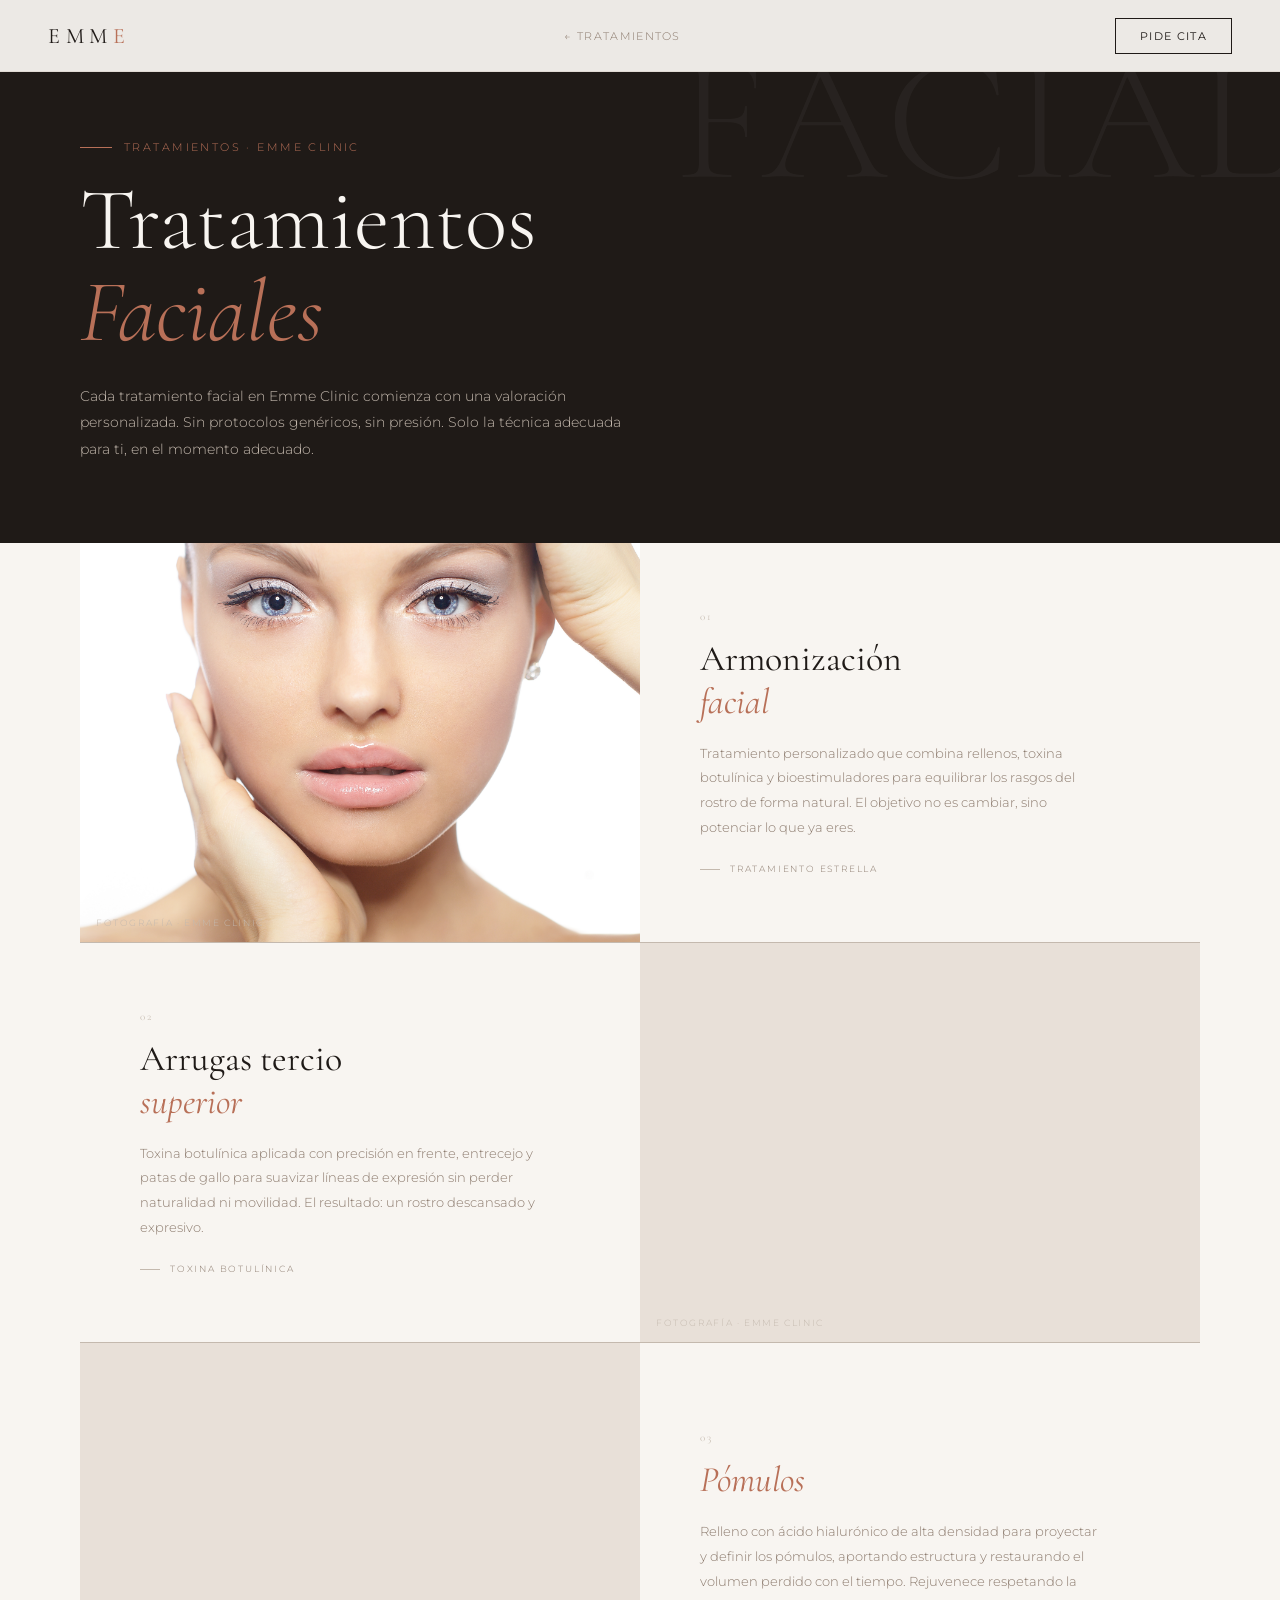
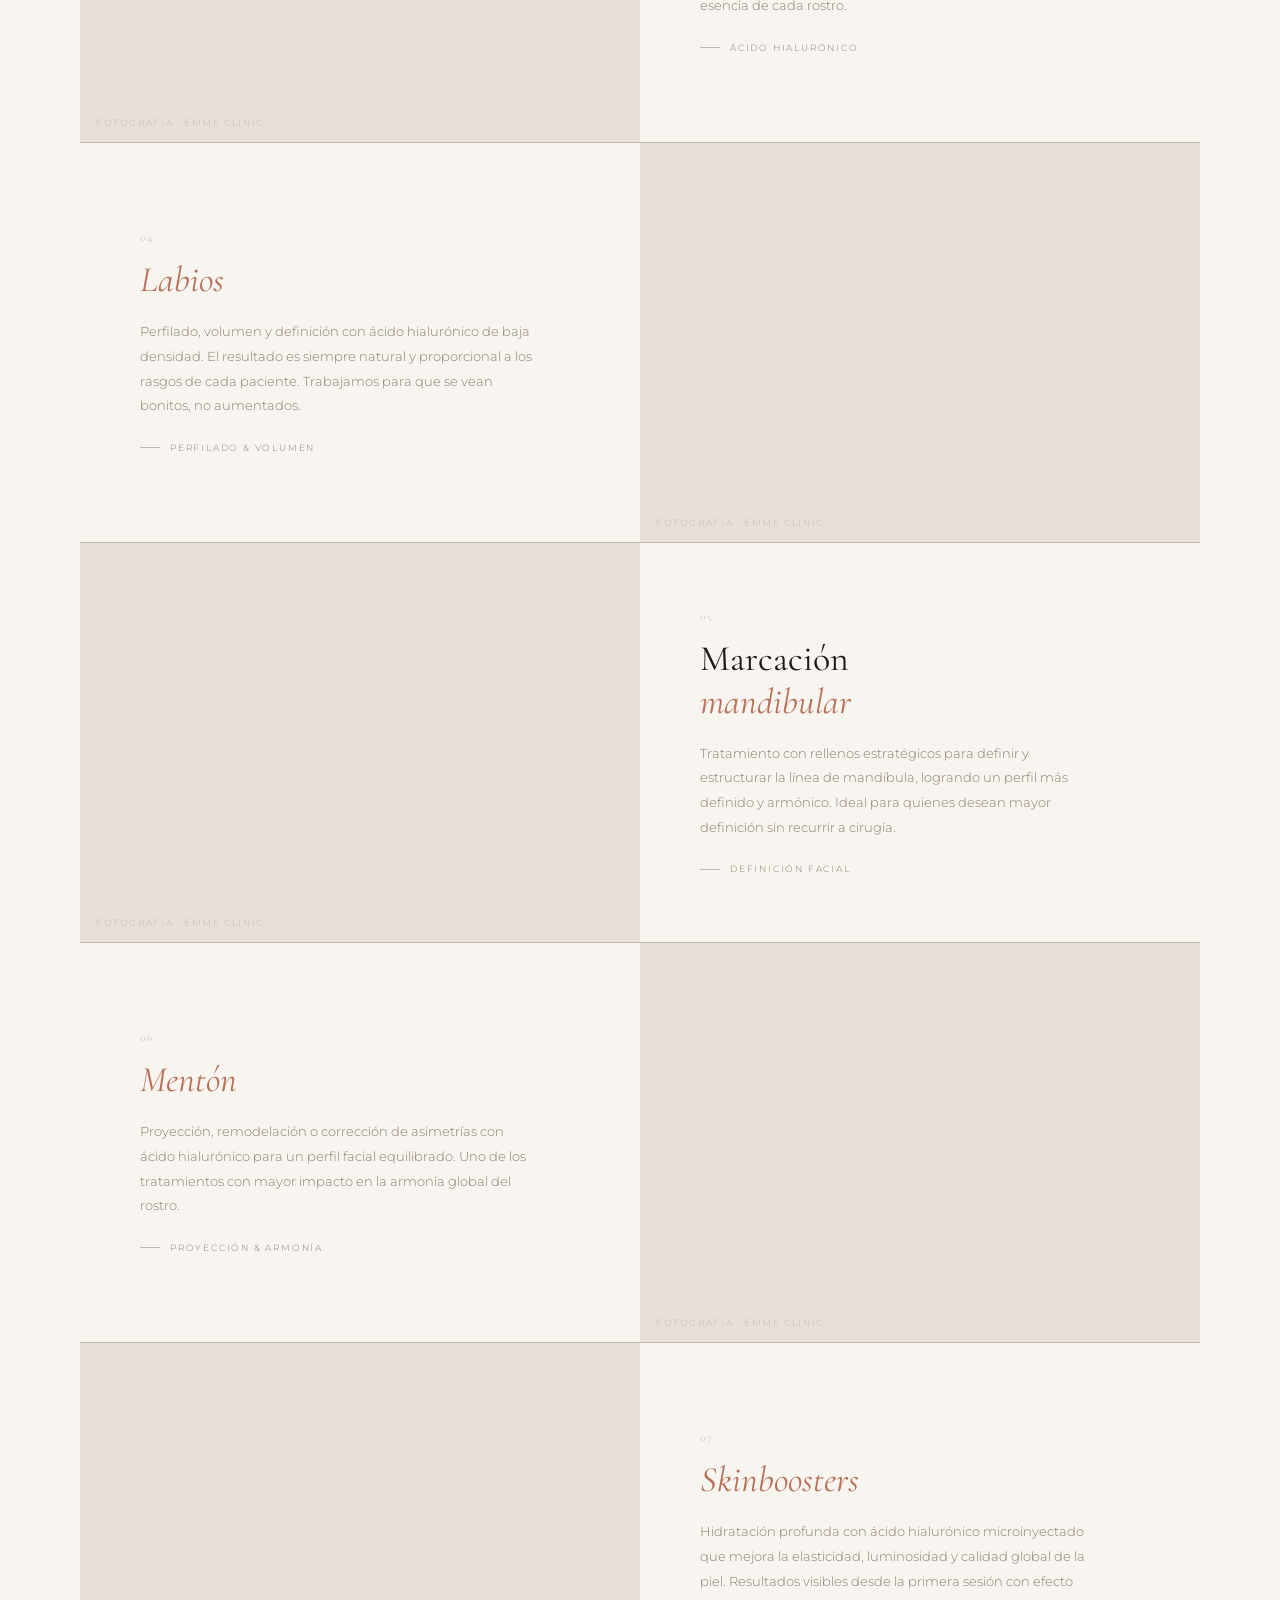
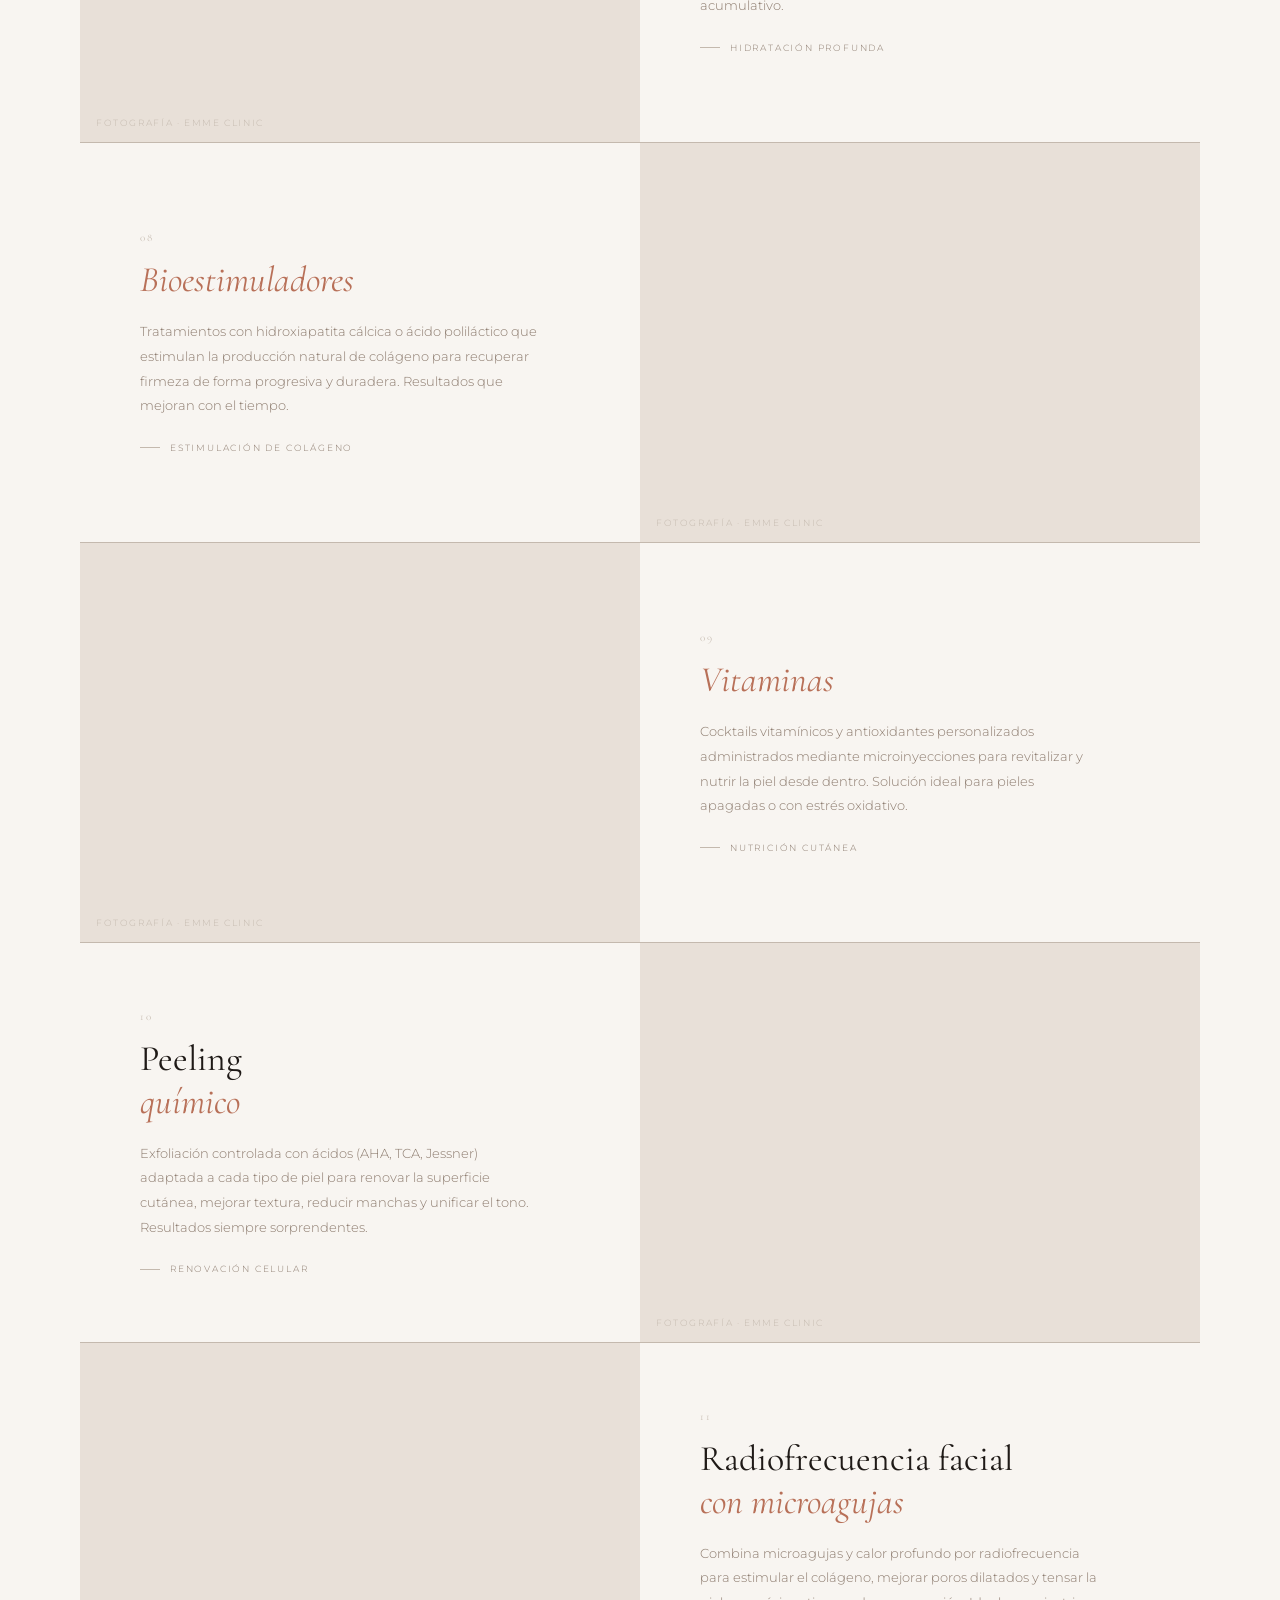
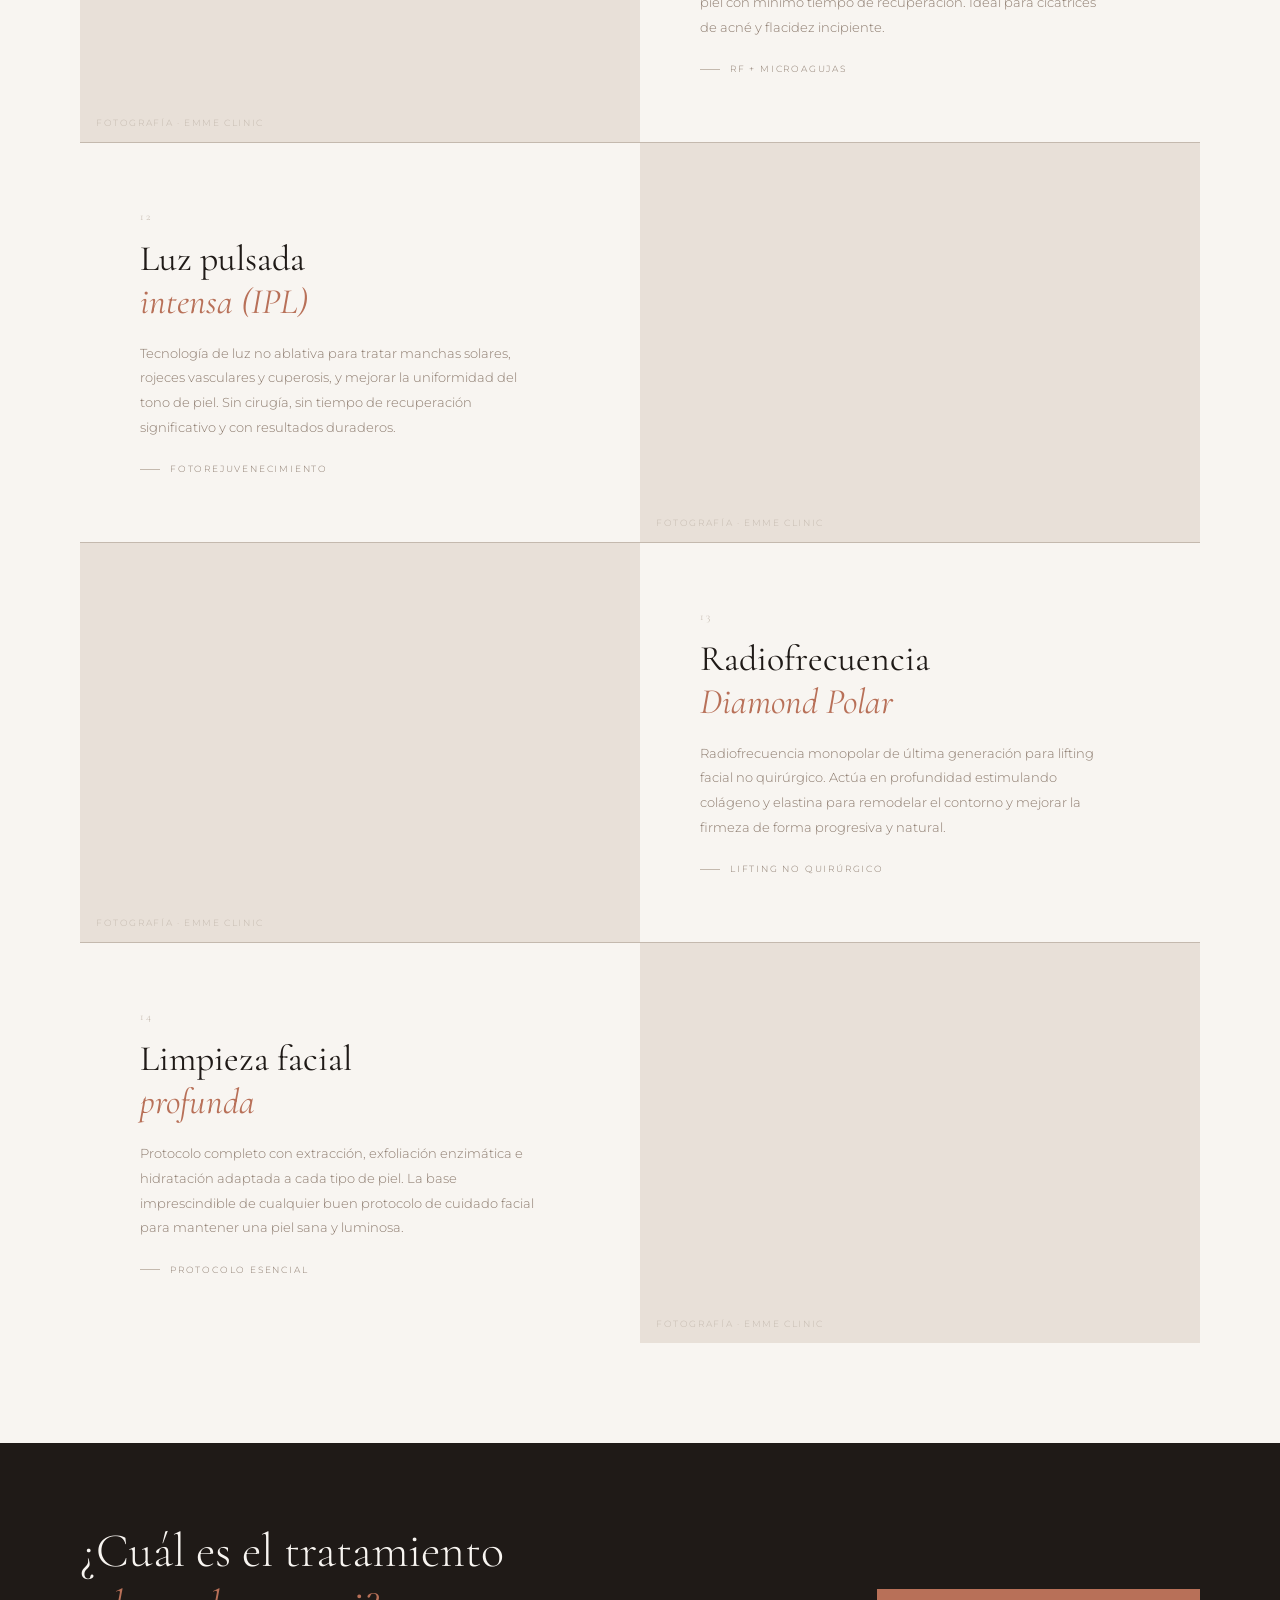
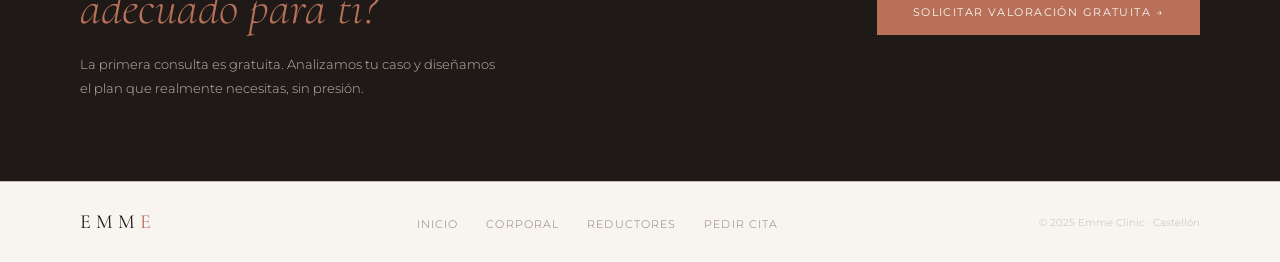
<file: tratamientos/facial.html>
<!DOCTYPE html>
<html lang="es">
<head>
<meta charset="UTF-8">
<meta name="viewport" content="width=device-width, initial-scale=1.0">
<title>Tratamientos Faciales — Emme Clinic Castellón</title>
<meta name="description" content="Armonización facial, bótox, rellenos, skinboosters, IPL y más. Tratamientos faciales personalizados en Emme Clinic, Castellón. Primera consulta gratuita.">
<link href="https://fonts.googleapis.com/css2?family=Cormorant+Garamond:ital,wght@0,300;0,400;0,500;1,300;1,400&family=Montserrat:wght@300;400;500;600&display=swap" rel="stylesheet">
<style>
  :root {
    --crema: #F8F5F1; --marfil: #E8E0D8; --arena: #C4B9AE;
    --topo: #8C7B6E; --salvia: #8A9E8C; --burdeos: #7A4A38;
    --carbon: #1F1A17; --blanco: #F8F5F1; --gold: #B87058;
    --font-display: 'Cormorant Garamond', serif;
    --font-body: 'Montserrat', sans-serif;
  }
  *, *::before, *::after { margin: 0; padding: 0; box-sizing: border-box; }
  html { scroll-behavior: smooth; }
  body { background: var(--blanco); color: var(--carbon); font-family: var(--font-body); font-weight: 300; overflow-x: hidden; }

  nav {
    position: fixed; top: 0; left: 0; right: 0; z-index: 100;
    display: flex; align-items: center; justify-content: space-between;
    padding: 0 48px; height: 72px;
    background: rgba(248,245,241,0.95); backdrop-filter: blur(12px);
    border-bottom: 0.5px solid rgba(196,185,174,0.3);
  }
  .nav-logo { font-family: var(--font-display); font-size: 22px; font-weight: 400; letter-spacing: 0.25em; color: var(--carbon); text-decoration: none; }
  .nav-logo span { color: var(--gold); }
  .nav-back { font-size: 11px; letter-spacing: 0.12em; text-transform: uppercase; color: var(--topo); text-decoration: none; transition: color .25s; }
  .nav-back:hover { color: var(--carbon); }
  .nav-cta { font-size: 11px; letter-spacing: 0.12em; text-transform: uppercase; padding: 10px 24px; border: 0.5px solid var(--carbon); background: transparent; color: var(--carbon); font-family: var(--font-body); font-weight: 400; transition: all .25s; text-decoration: none; }
  .nav-cta:hover { background: var(--carbon); color: var(--blanco); }

  .trat-hero {
    padding: 140px 80px 80px; background: var(--carbon); color: var(--crema);
    position: relative; overflow: hidden;
  }
  .trat-hero::before {
    content: 'FACIAL'; position: absolute; right: -10px; top: 30px;
    font-family: var(--font-display); font-size: 180px; font-weight: 300;
    color: rgba(255,255,255,0.04); line-height: 1; pointer-events: none;
  }
  .trat-hero-label { font-size: 11px; letter-spacing: 0.22em; text-transform: uppercase; color: var(--gold); margin-bottom: 20px; display: flex; align-items: center; gap: 12px; }
  .trat-hero-label::before { content: ''; display: block; width: 32px; height: 0.5px; background: var(--gold); }
  .trat-hero h1 { font-family: var(--font-display); font-size: clamp(52px, 7vw, 88px); font-weight: 300; line-height: 1.05; margin-bottom: 24px; }
  .trat-hero h1 em { font-style: italic; color: var(--gold); }
  .trat-hero-sub { font-size: 14px; color: var(--arena); line-height: 1.9; max-width: 560px; }

  .servicios-section { padding: 0 80px 100px; }

  .servicio {
    display: grid; grid-template-columns: 1fr 1fr;
    min-height: 400px; border-bottom: 0.5px solid var(--arena);
  }
  .servicio:last-child { border-bottom: none; }
  .servicio:nth-child(even) { direction: rtl; }
  .servicio:nth-child(even) > * { direction: ltr; }

  .servicio-img { background: var(--marfil); min-height: 340px; position: relative; overflow: hidden; }
  .servicio-img-inner { position: absolute; inset: 0; background-size: cover; background-position: center; transition: transform .6s ease; }
  .servicio:hover .servicio-img-inner { transform: scale(1.04); }
  .servicio-img-label { position: absolute; bottom: 14px; left: 16px; font-size: 9px; letter-spacing: 0.18em; text-transform: uppercase; color: var(--arena); }

  .servicio-info { padding: 52px 60px; display: flex; flex-direction: column; justify-content: center; background: var(--crema); }
  .servicio-num { font-size: 11px; letter-spacing: 0.22em; color: var(--arena); margin-bottom: 14px; font-family: var(--font-display); }
  .servicio-name { font-family: var(--font-display); font-size: clamp(24px, 2.8vw, 36px); font-weight: 400; color: var(--carbon); line-height: 1.2; margin-bottom: 18px; }
  .servicio-name em { font-style: italic; color: var(--gold); }
  .servicio-desc { font-size: 13px; color: var(--topo); line-height: 1.9; font-weight: 300; margin-bottom: 24px; max-width: 400px; }
  .servicio-tag { display: inline-flex; align-items: center; gap: 10px; font-size: 9px; letter-spacing: 0.2em; text-transform: uppercase; color: var(--topo); }
  .servicio-tag::before { content: ''; display: block; width: 20px; height: 0.5px; background: var(--arena); }

  .cta-section { display: flex; justify-content: space-between; align-items: center; padding: 80px; background: var(--carbon); gap: 40px; }
  .cta-section h2 { font-family: var(--font-display); font-size: clamp(28px, 4vw, 48px); font-weight: 300; color: var(--crema); line-height: 1.2; }
  .cta-section h2 em { font-style: italic; color: var(--gold); }
  .cta-section p { font-size: 13px; color: var(--arena); line-height: 1.9; margin-top: 14px; max-width: 420px; }
  .btn-primary { font-size: 11px; letter-spacing: 0.13em; text-transform: uppercase; padding: 16px 36px; background: var(--gold); color: var(--blanco); border: none; cursor: pointer; font-family: var(--font-body); font-weight: 400; transition: all .3s; text-decoration: none; display: inline-block; white-space: nowrap; }
  .btn-primary:hover { background: var(--blanco); color: var(--carbon); }

  footer { display: flex; justify-content: space-between; align-items: center; padding: 28px 80px; background: var(--crema); border-top: 0.5px solid var(--arena); }
  .footer-logo { font-family: var(--font-display); font-size: 20px; font-weight: 400; letter-spacing: 0.25em; color: var(--carbon); text-decoration: none; }
  .footer-logo span { color: var(--gold); }
  .footer-links { display: flex; gap: 28px; list-style: none; }
  .footer-links a { font-size: 11px; letter-spacing: 0.1em; text-transform: uppercase; color: var(--topo); text-decoration: none; transition: color .25s; }
  .footer-links a:hover { color: var(--carbon); }
  .footer-copy { font-size: 10px; color: var(--arena); }

  @media (max-width: 900px) {
    nav { padding: 0 20px; }
    .trat-hero { padding: 110px 24px 52px; }
    .trat-hero::before { font-size: 80px; top: 80px; }
    .servicios-section { padding: 0 0 60px; }
    .servicio { grid-template-columns: 1fr; direction: ltr !important; }
    .servicio:nth-child(even) { direction: ltr; }
    .servicio-img { min-height: 220px; }
    .servicio-info { padding: 32px 24px; }
    .servicio-desc { max-width: 100%; }
    .cta-section { flex-direction: column; padding: 52px 24px; align-items: flex-start; gap: 28px; }
    .cta-section .btn-primary { width: 100%; text-align: center; padding: 16px 24px; }
    footer { flex-direction: column; gap: 20px; padding: 32px 20px; text-align: center; }
    .footer-links { flex-wrap: wrap; justify-content: center; gap: 14px; }
  }
</style>
</head>
<body>

<nav>
  <a href="../index.html" class="nav-logo">EMM<span>E</span></a>
  <a href="../index.html#tratamientos" class="nav-back">← Tratamientos</a>
  <a href="../index.html#reserva" class="nav-cta">Pide cita</a>
</nav>

<section class="trat-hero">
  <p class="trat-hero-label">Tratamientos · Emme Clinic</p>
  <h1>Tratamientos<br><em>Faciales</em></h1>
  <p class="trat-hero-sub">Cada tratamiento facial en Emme Clinic comienza con una valoración personalizada. Sin protocolos genéricos, sin presión. Solo la técnica adecuada para ti, en el momento adecuado.</p>
</section>

<section class="servicios-section">

  <div class="servicio">
    <div class="servicio-img">
      <div class="servicio-img-inner" style="background-image:url('../Fotos_tratamientos/foto_facial.jpg')"></div>
      <span class="servicio-img-label">Fotografía · Emme Clinic</span>
    </div>
    <div class="servicio-info">
      <span class="servicio-num">01</span>
      <h2 class="servicio-name">Armonización<br><em>facial</em></h2>
      <p class="servicio-desc">Tratamiento personalizado que combina rellenos, toxina botulínica y bioestimuladores para equilibrar los rasgos del rostro de forma natural. El objetivo no es cambiar, sino potenciar lo que ya eres.</p>
      <span class="servicio-tag">Tratamiento estrella</span>
    </div>
  </div>

  <div class="servicio">
    <div class="servicio-img">
      <div class="servicio-img-inner"></div>
      <span class="servicio-img-label">Fotografía · Emme Clinic</span>
    </div>
    <div class="servicio-info">
      <span class="servicio-num">02</span>
      <h2 class="servicio-name">Arrugas tercio<br><em>superior</em></h2>
      <p class="servicio-desc">Toxina botulínica aplicada con precisión en frente, entrecejo y patas de gallo para suavizar líneas de expresión sin perder naturalidad ni movilidad. El resultado: un rostro descansado y expresivo.</p>
      <span class="servicio-tag">Toxina botulínica</span>
    </div>
  </div>

  <div class="servicio">
    <div class="servicio-img">
      <div class="servicio-img-inner"></div>
      <span class="servicio-img-label">Fotografía · Emme Clinic</span>
    </div>
    <div class="servicio-info">
      <span class="servicio-num">03</span>
      <h2 class="servicio-name"><em>Pómulos</em></h2>
      <p class="servicio-desc">Relleno con ácido hialurónico de alta densidad para proyectar y definir los pómulos, aportando estructura y restaurando el volumen perdido con el tiempo. Rejuvenece respetando la esencia de cada rostro.</p>
      <span class="servicio-tag">Ácido hialurónico</span>
    </div>
  </div>

  <div class="servicio">
    <div class="servicio-img">
      <div class="servicio-img-inner"></div>
      <span class="servicio-img-label">Fotografía · Emme Clinic</span>
    </div>
    <div class="servicio-info">
      <span class="servicio-num">04</span>
      <h2 class="servicio-name"><em>Labios</em></h2>
      <p class="servicio-desc">Perfilado, volumen y definición con ácido hialurónico de baja densidad. El resultado es siempre natural y proporcional a los rasgos de cada paciente. Trabajamos para que se vean bonitos, no aumentados.</p>
      <span class="servicio-tag">Perfilado & volumen</span>
    </div>
  </div>

  <div class="servicio">
    <div class="servicio-img">
      <div class="servicio-img-inner"></div>
      <span class="servicio-img-label">Fotografía · Emme Clinic</span>
    </div>
    <div class="servicio-info">
      <span class="servicio-num">05</span>
      <h2 class="servicio-name">Marcación<br><em>mandibular</em></h2>
      <p class="servicio-desc">Tratamiento con rellenos estratégicos para definir y estructurar la línea de mandíbula, logrando un perfil más definido y armónico. Ideal para quienes desean mayor definición sin recurrir a cirugía.</p>
      <span class="servicio-tag">Definición facial</span>
    </div>
  </div>

  <div class="servicio">
    <div class="servicio-img">
      <div class="servicio-img-inner"></div>
      <span class="servicio-img-label">Fotografía · Emme Clinic</span>
    </div>
    <div class="servicio-info">
      <span class="servicio-num">06</span>
      <h2 class="servicio-name"><em>Mentón</em></h2>
      <p class="servicio-desc">Proyección, remodelación o corrección de asimetrías con ácido hialurónico para un perfil facial equilibrado. Uno de los tratamientos con mayor impacto en la armonía global del rostro.</p>
      <span class="servicio-tag">Proyección & armonía</span>
    </div>
  </div>

  <div class="servicio">
    <div class="servicio-img">
      <div class="servicio-img-inner"></div>
      <span class="servicio-img-label">Fotografía · Emme Clinic</span>
    </div>
    <div class="servicio-info">
      <span class="servicio-num">07</span>
      <h2 class="servicio-name"><em>Skinboosters</em></h2>
      <p class="servicio-desc">Hidratación profunda con ácido hialurónico microinyectado que mejora la elasticidad, luminosidad y calidad global de la piel. Resultados visibles desde la primera sesión con efecto acumulativo.</p>
      <span class="servicio-tag">Hidratación profunda</span>
    </div>
  </div>

  <div class="servicio">
    <div class="servicio-img">
      <div class="servicio-img-inner"></div>
      <span class="servicio-img-label">Fotografía · Emme Clinic</span>
    </div>
    <div class="servicio-info">
      <span class="servicio-num">08</span>
      <h2 class="servicio-name"><em>Bioestimuladores</em></h2>
      <p class="servicio-desc">Tratamientos con hidroxiapatita cálcica o ácido poliláctico que estimulan la producción natural de colágeno para recuperar firmeza de forma progresiva y duradera. Resultados que mejoran con el tiempo.</p>
      <span class="servicio-tag">Estimulación de colágeno</span>
    </div>
  </div>

  <div class="servicio">
    <div class="servicio-img">
      <div class="servicio-img-inner"></div>
      <span class="servicio-img-label">Fotografía · Emme Clinic</span>
    </div>
    <div class="servicio-info">
      <span class="servicio-num">09</span>
      <h2 class="servicio-name"><em>Vitaminas</em></h2>
      <p class="servicio-desc">Cocktails vitamínicos y antioxidantes personalizados administrados mediante microinyecciones para revitalizar y nutrir la piel desde dentro. Solución ideal para pieles apagadas o con estrés oxidativo.</p>
      <span class="servicio-tag">Nutrición cutánea</span>
    </div>
  </div>

  <div class="servicio">
    <div class="servicio-img">
      <div class="servicio-img-inner"></div>
      <span class="servicio-img-label">Fotografía · Emme Clinic</span>
    </div>
    <div class="servicio-info">
      <span class="servicio-num">10</span>
      <h2 class="servicio-name">Peeling<br><em>químico</em></h2>
      <p class="servicio-desc">Exfoliación controlada con ácidos (AHA, TCA, Jessner) adaptada a cada tipo de piel para renovar la superficie cutánea, mejorar textura, reducir manchas y unificar el tono. Resultados siempre sorprendentes.</p>
      <span class="servicio-tag">Renovación celular</span>
    </div>
  </div>

  <div class="servicio">
    <div class="servicio-img">
      <div class="servicio-img-inner"></div>
      <span class="servicio-img-label">Fotografía · Emme Clinic</span>
    </div>
    <div class="servicio-info">
      <span class="servicio-num">11</span>
      <h2 class="servicio-name">Radiofrecuencia facial<br><em>con microagujas</em></h2>
      <p class="servicio-desc">Combina microagujas y calor profundo por radiofrecuencia para estimular el colágeno, mejorar poros dilatados y tensar la piel con mínimo tiempo de recuperación. Ideal para cicatrices de acné y flacidez incipiente.</p>
      <span class="servicio-tag">RF + microagujas</span>
    </div>
  </div>

  <div class="servicio">
    <div class="servicio-img">
      <div class="servicio-img-inner"></div>
      <span class="servicio-img-label">Fotografía · Emme Clinic</span>
    </div>
    <div class="servicio-info">
      <span class="servicio-num">12</span>
      <h2 class="servicio-name">Luz pulsada<br><em>intensa (IPL)</em></h2>
      <p class="servicio-desc">Tecnología de luz no ablativa para tratar manchas solares, rojeces vasculares y cuperosis, y mejorar la uniformidad del tono de piel. Sin cirugía, sin tiempo de recuperación significativo y con resultados duraderos.</p>
      <span class="servicio-tag">Fotorejuvenecimiento</span>
    </div>
  </div>

  <div class="servicio">
    <div class="servicio-img">
      <div class="servicio-img-inner"></div>
      <span class="servicio-img-label">Fotografía · Emme Clinic</span>
    </div>
    <div class="servicio-info">
      <span class="servicio-num">13</span>
      <h2 class="servicio-name">Radiofrecuencia<br><em>Diamond Polar</em></h2>
      <p class="servicio-desc">Radiofrecuencia monopolar de última generación para lifting facial no quirúrgico. Actúa en profundidad estimulando colágeno y elastina para remodelar el contorno y mejorar la firmeza de forma progresiva y natural.</p>
      <span class="servicio-tag">Lifting no quirúrgico</span>
    </div>
  </div>

  <div class="servicio">
    <div class="servicio-img">
      <div class="servicio-img-inner"></div>
      <span class="servicio-img-label">Fotografía · Emme Clinic</span>
    </div>
    <div class="servicio-info">
      <span class="servicio-num">14</span>
      <h2 class="servicio-name">Limpieza facial<br><em>profunda</em></h2>
      <p class="servicio-desc">Protocolo completo con extracción, exfoliación enzimática e hidratación adaptada a cada tipo de piel. La base imprescindible de cualquier buen protocolo de cuidado facial para mantener una piel sana y luminosa.</p>
      <span class="servicio-tag">Protocolo esencial</span>
    </div>
  </div>

</section>

<section class="cta-section">
  <div>
    <h2>¿Cuál es el tratamiento<br><em>adecuado para ti?</em></h2>
    <p>La primera consulta es gratuita. Analizamos tu caso y diseñamos el plan que realmente necesitas, sin presión.</p>
  </div>
  <a href="../index.html#reserva" class="btn-primary">Solicitar valoración gratuita →</a>
</section>

<footer>
  <a href="../index.html" class="footer-logo">EMM<span>E</span></a>
  <ul class="footer-links">
    <li><a href="../index.html">Inicio</a></li>
    <li><a href="corporal.html">Corporal</a></li>
    <li><a href="reductores.html">Reductores</a></li>
    <li><a href="../index.html#reserva">Pedir cita</a></li>
  </ul>
  <span class="footer-copy">© 2025 Emme Clinic · Castellón</span>
</footer>

</body>
</html>
</file>
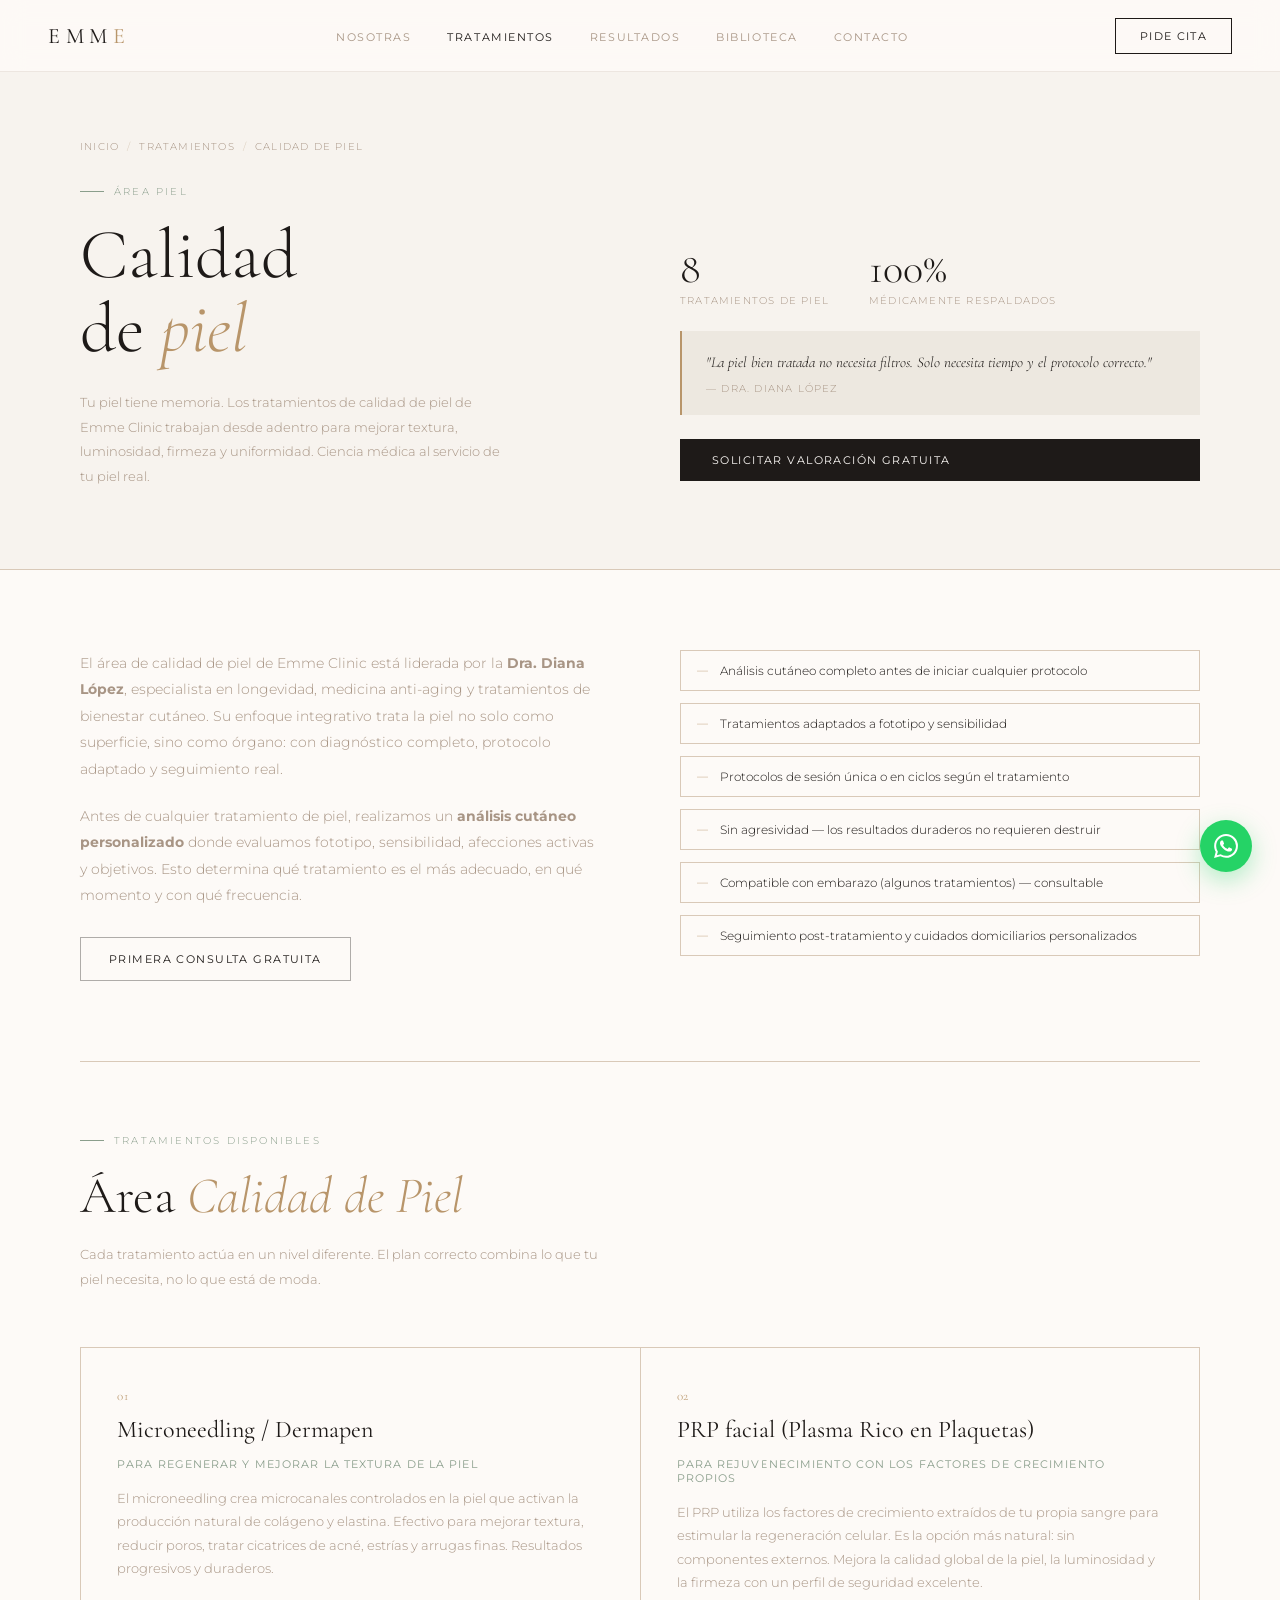
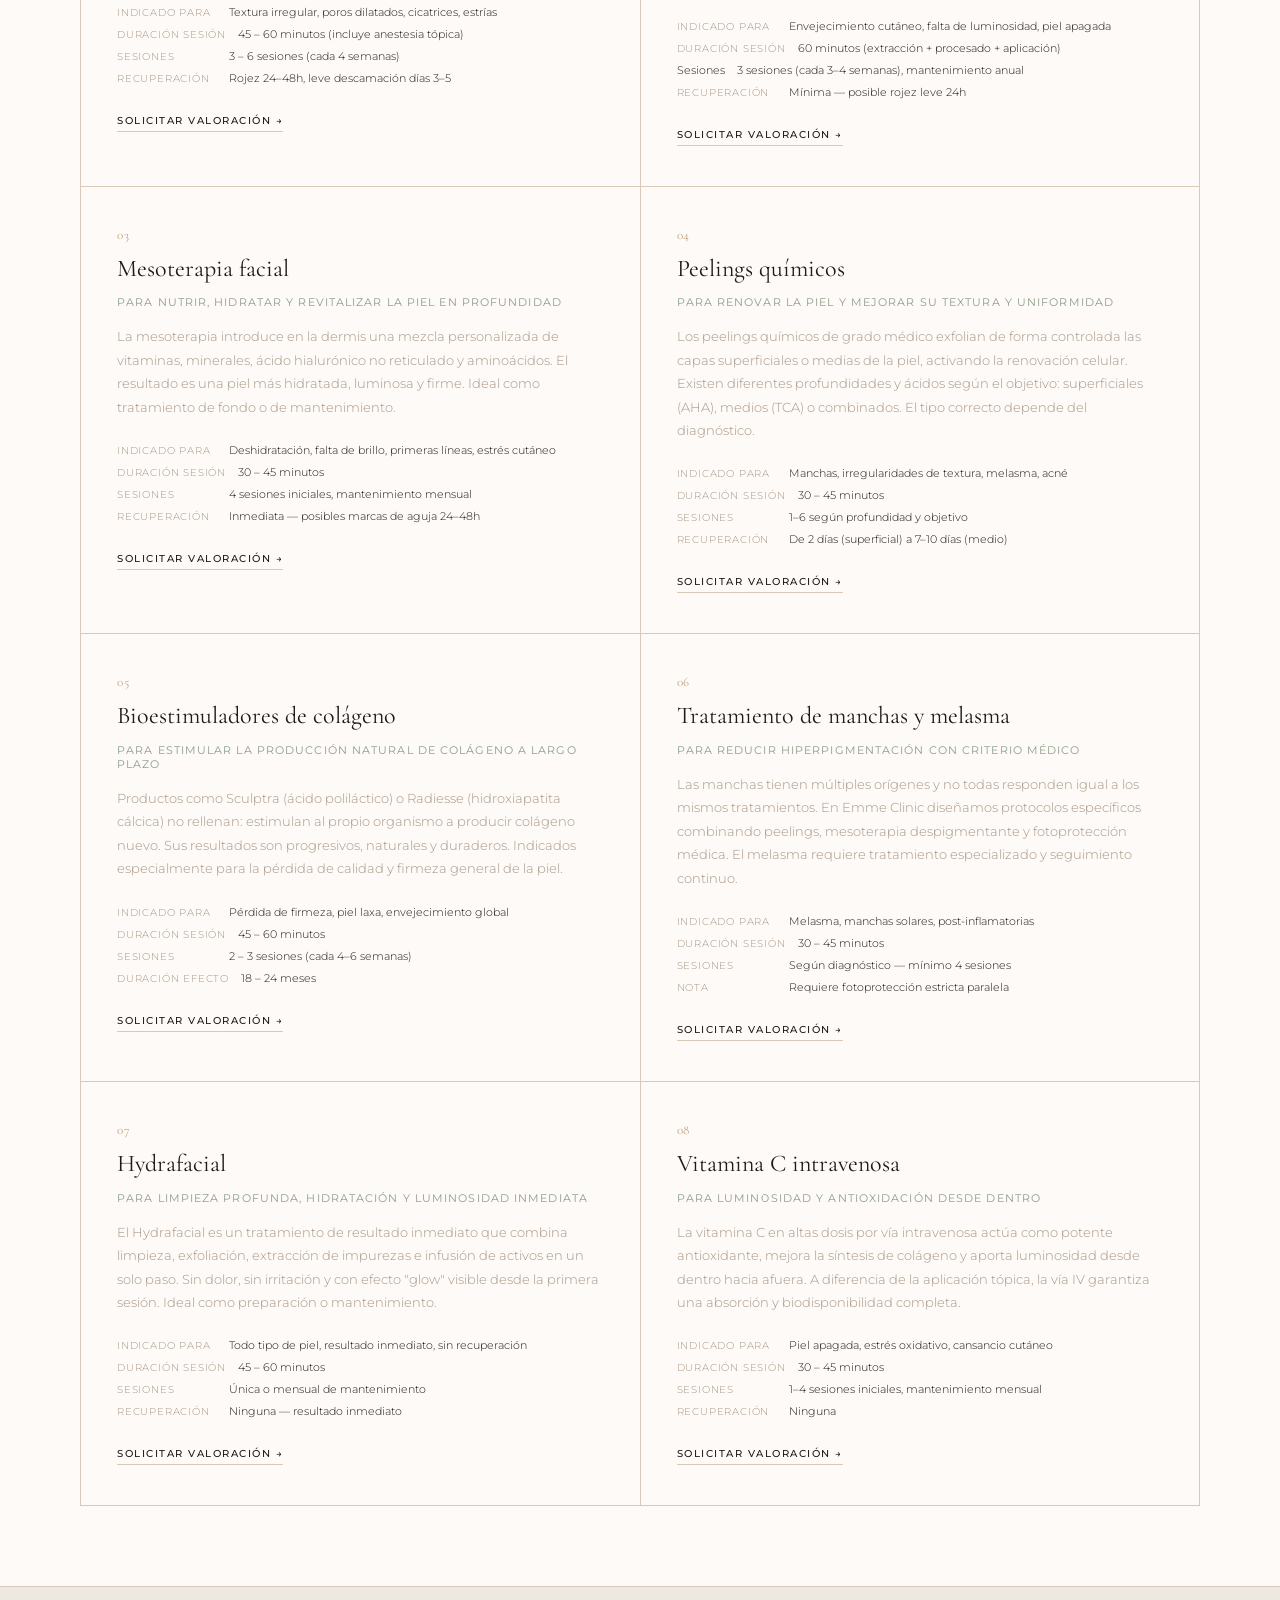
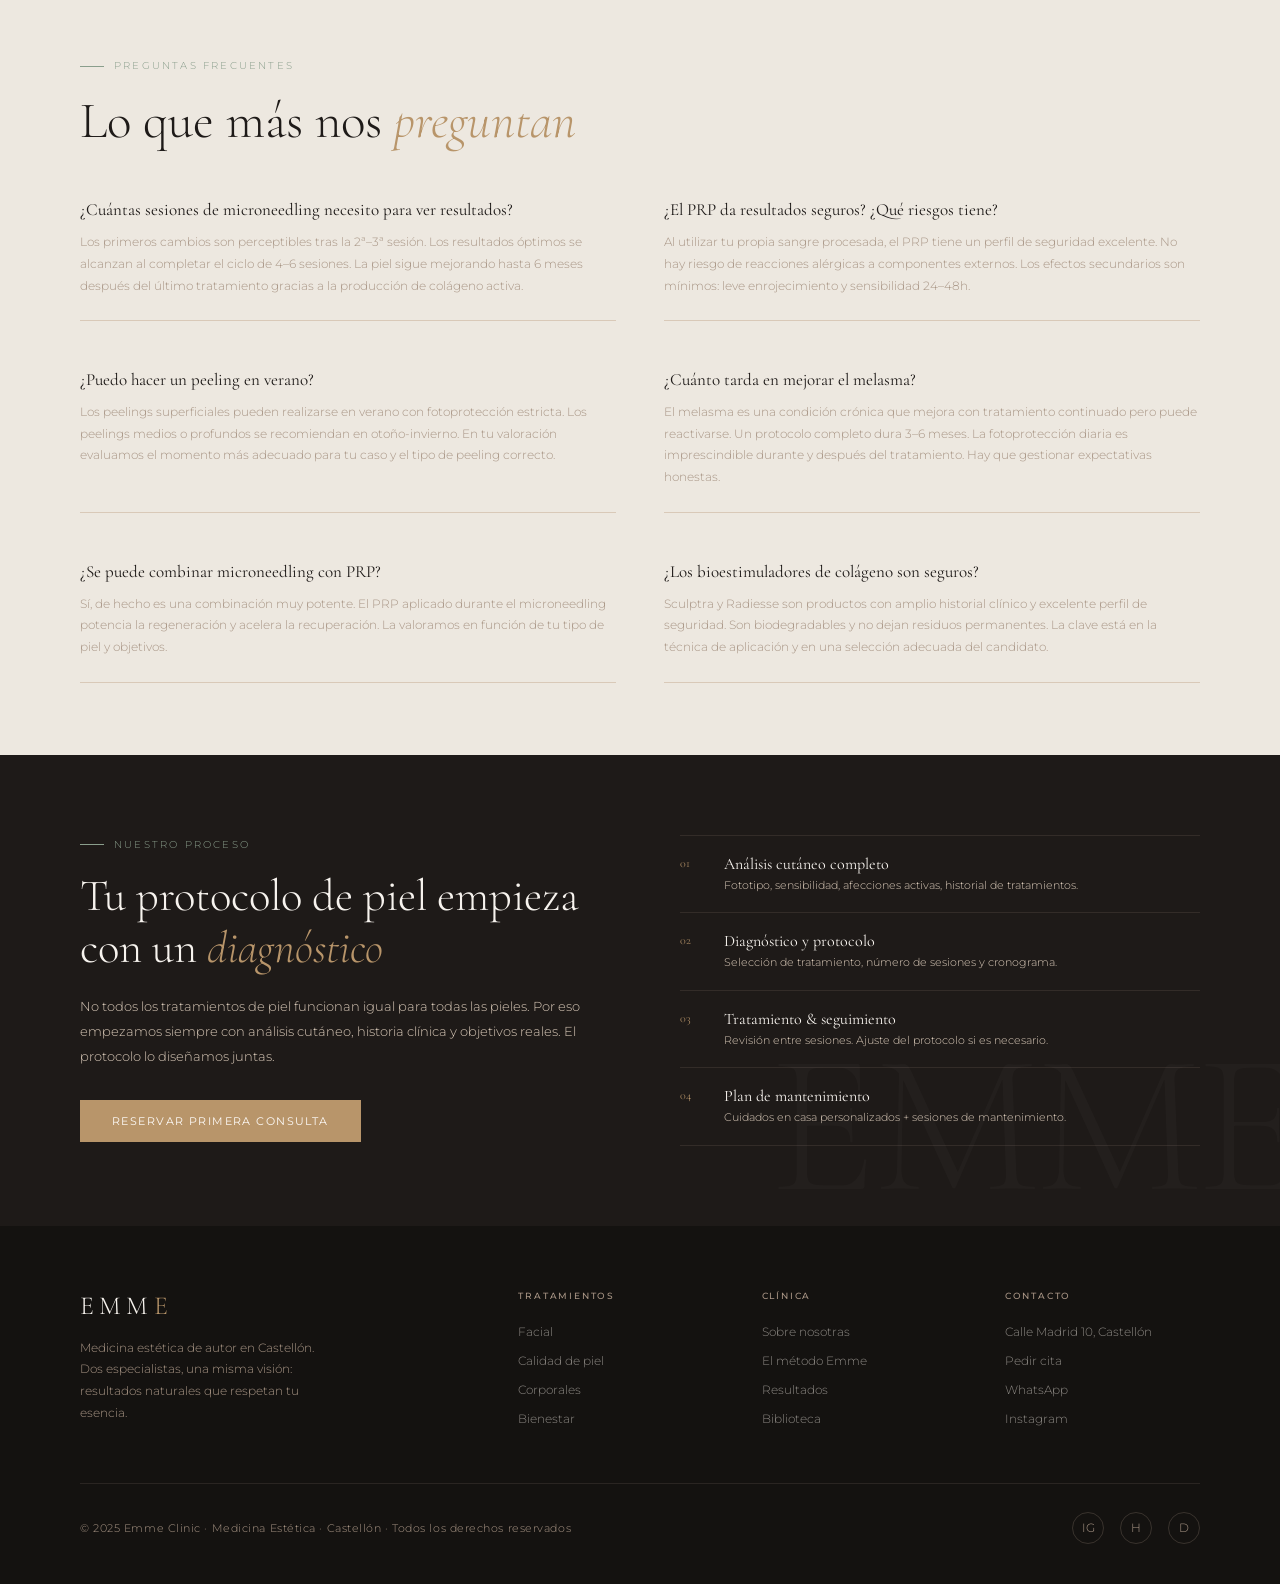
<file: tratamientos/piel.html>
<!DOCTYPE html>
<html lang="es">
<head>
<meta charset="UTF-8">
<meta name="viewport" content="width=device-width, initial-scale=1.0">
<title>Tratamientos de Calidad de Piel — Microneedling, PRP, Peelings · EMME CLINIC Castellón</title>
<meta name="description" content="Microneedling, PRP facial, mesoterapia, peelings químicos, Hydrafacial y más. Tratamientos para mejorar la calidad y textura de tu piel en Castellón.">
<meta name="keywords" content="microneedling Castellón, PRP facial Castellón, peeling químico Castellón, mesoterapia facial Castellón, Hydrafacial Castellón, mejora piel Castellón">
<link rel="canonical" href="https://emmeclinic.es/tratamientos/piel">
<meta property="og:title" content="Calidad de Piel — EMME CLINIC Castellón">
<meta property="og:description" content="Mejora la textura, luminosidad y calidad de tu piel con tratamientos médicos personalizados. Emme Clinic, Castellón.">
<meta property="og:type" content="website">
<meta property="og:locale" content="es_ES">
<link href="https://fonts.googleapis.com/css2?family=Cormorant+Garamond:ital,wght@0,300;0,400;0,500;1,300;1,400&family=Montserrat:wght@300;400;500;600&display=swap" rel="stylesheet">
<link rel="stylesheet" href="../css/shared.css">
<style>
  .page-hero {
    padding: 140px 80px 80px;
    background: var(--crema);
    display: grid; grid-template-columns: 1fr 1fr;
    gap: 80px; align-items: end;
    border-bottom: 0.5px solid var(--arena);
  }
  .page-hero-eyebrow {
    font-size: 10px; letter-spacing: 0.22em; text-transform: uppercase;
    color: var(--salvia); margin-bottom: 20px;
    display: flex; align-items: center; gap: 10px;
  }
  .page-hero-eyebrow::before { content: ''; width: 24px; height: 0.5px; background: var(--salvia); }
  .page-hero-title {
    font-family: var(--font-display); font-size: clamp(44px, 5.5vw, 72px);
    font-weight: 300; line-height: 1.05; color: var(--carbon); margin-bottom: 24px;
  }
  .page-hero-title em { font-style: italic; color: var(--gold); }
  .page-hero-sub { font-size: 13px; color: var(--topo); line-height: 1.9; font-weight: 300; max-width: 420px; }
  .page-hero-right { display: flex; flex-direction: column; gap: 24px; padding-bottom: 8px; }
  .hero-stat-row { display: flex; gap: 40px; }
  .hero-stat-item .num {
    font-family: var(--font-display); font-size: 42px; font-weight: 300;
    color: var(--carbon); line-height: 1;
  }
  .hero-stat-item .lbl {
    font-size: 10px; letter-spacing: 0.12em; text-transform: uppercase;
    color: var(--topo); margin-top: 4px;
  }
  .hero-highlight {
    padding: 20px 24px; border-left: 2px solid var(--gold); background: var(--marfil);
  }
  .hero-highlight p {
    font-family: var(--font-display); font-size: 15px; font-style: italic;
    color: var(--carbon); line-height: 1.5;
  }
  .hero-highlight span {
    font-size: 10px; letter-spacing: 0.12em; text-transform: uppercase;
    color: var(--topo); margin-top: 8px; display: block;
  }

  .page-content { padding: 80px 80px 0; }

  .intro-grid {
    display: grid; grid-template-columns: 1fr 1fr; gap: 80px;
    margin-bottom: 80px; align-items: start;
  }
  .intro-text p { font-size: 14px; color: var(--topo); line-height: 1.9; font-weight: 300; margin-bottom: 20px; }
  .intro-list { list-style: none; display: flex; flex-direction: column; gap: 12px; }
  .intro-list li {
    font-size: 12px; color: var(--carbon); padding: 12px 16px;
    border: 0.5px solid var(--arena); display: flex; align-items: center; gap: 12px; font-weight: 300;
  }
  .intro-list li::before { content: '—'; color: var(--gold); font-size: 11px; flex-shrink: 0; }

  .treatments-header { border-top: 0.5px solid var(--arena); padding-top: 72px; margin-bottom: 48px; }
  .treatments-grid {
    display: grid; grid-template-columns: 1fr 1fr; gap: 1px;
    background: var(--arena); border: 0.5px solid var(--arena); margin-bottom: 80px;
  }
  .treatment-card {
    background: var(--blanco); padding: 40px 36px;
    transition: background .3s; position: relative;
  }
  .treatment-card:hover { background: var(--crema); }
  .treatment-num {
    font-family: var(--font-display); font-size: 13px; font-weight: 300;
    color: var(--gold); margin-bottom: 12px; letter-spacing: 0.05em;
  }
  .treatment-name {
    font-family: var(--font-display); font-size: 24px; font-weight: 400;
    color: var(--carbon); margin-bottom: 12px; line-height: 1.2;
  }
  .treatment-need {
    font-size: 11px; letter-spacing: 0.1em; text-transform: uppercase;
    color: var(--salvia); margin-bottom: 16px; font-weight: 400;
  }
  .treatment-desc { font-size: 13px; color: var(--topo); line-height: 1.8; font-weight: 300; margin-bottom: 24px; }
  .treatment-details { display: flex; flex-direction: column; gap: 8px; margin-bottom: 24px; }
  .detail-row { display: flex; gap: 12px; align-items: baseline; font-size: 11px; font-weight: 300; }
  .detail-label { color: var(--topo); letter-spacing: 0.08em; text-transform: uppercase; font-size: 10px; min-width: 100px; flex-shrink: 0; }
  .detail-value { color: var(--carbon); }
  .treatment-cta {
    font-size: 10px; letter-spacing: 0.15em; text-transform: uppercase;
    color: var(--carbon); font-weight: 500; text-decoration: none;
    display: inline-flex; align-items: center; gap: 8px; transition: gap .25s;
    border-bottom: 0.5px solid var(--arena); padding-bottom: 4px;
  }
  .treatment-cta:hover { gap: 14px; border-color: var(--carbon); }

  .faq-section { padding: 72px 80px; background: var(--marfil); border-top: 0.5px solid var(--arena); }
  .faq-grid { display: grid; grid-template-columns: 1fr 1fr; gap: 48px; margin-top: 48px; }
  .faq-item { padding-bottom: 24px; border-bottom: 0.5px solid var(--arena); }
  .faq-q { font-family: var(--font-display); font-size: 17px; font-weight: 400; color: var(--carbon); margin-bottom: 10px; line-height: 1.3; }
  .faq-a { font-size: 12px; color: var(--topo); line-height: 1.8; font-weight: 300; }

  .metodo-reminder {
    padding: 80px; background: var(--carbon); color: var(--crema);
    display: grid; grid-template-columns: 1fr 1fr; gap: 80px;
    align-items: center; position: relative; overflow: hidden;
  }
  .metodo-reminder::before {
    content: 'EMME'; font-family: var(--font-display); font-size: 200px; font-weight: 300;
    color: rgba(255,255,255,0.025); position: absolute; bottom: -20px; right: -20px;
    letter-spacing: -0.02em; pointer-events: none;
  }
  .metodo-reminder .label-tag { color: var(--salvia); }
  .metodo-reminder .label-tag::before { background: var(--salvia); }
  .reminder-title { font-family: var(--font-display); font-size: clamp(30px, 3.5vw, 46px); font-weight: 300; color: var(--crema); line-height: 1.15; margin-bottom: 20px; }
  .reminder-title em { font-style: italic; color: var(--gold); }
  .reminder-sub { font-size: 13px; color: var(--arena); line-height: 1.9; font-weight: 300; margin-bottom: 32px; }
  .reminder-steps { display: flex; flex-direction: column; gap: 0; }
  .r-step { display: flex; gap: 20px; padding: 18px 0; border-bottom: 0.5px solid rgba(168,149,133,0.15); }
  .r-step:first-child { border-top: 0.5px solid rgba(168,149,133,0.15); }
  .r-step-num { font-family: var(--font-display); font-size: 12px; font-weight: 300; color: var(--gold); min-width: 24px; padding-top: 2px; }
  .r-step h4 { font-family: var(--font-display); font-size: 16px; font-weight: 400; color: var(--crema); }
  .r-step p { font-size: 11px; color: var(--arena); line-height: 1.6; font-weight: 300; margin-top: 3px; }

  @media (max-width: 900px) {
    .page-hero { padding: 120px 24px 56px; grid-template-columns: 1fr; gap: 40px; }
    .page-content { padding: 56px 24px 0; }
    .intro-grid { grid-template-columns: 1fr; gap: 40px; margin-bottom: 56px; }
    .treatments-grid { grid-template-columns: 1fr; }
    .faq-section { padding: 56px 24px; }
    .faq-grid { grid-template-columns: 1fr; }
    .metodo-reminder { padding: 64px 24px; grid-template-columns: 1fr; gap: 48px; }
  }
</style>
</head>
<body>

<!-- NAV -->
<nav class="main-nav">
  <a href="../emme-clinic.html" class="nav-logo">EMM<span>E</span></a>
  <ul class="nav-links">
    <li><a href="../nosotras.html">Nosotras</a></li>
    <li><a href="#" class="active">Tratamientos</a></li>
    <li><a href="../emme-clinic.html#resultados">Resultados</a></li>
    <li><a href="../emme-clinic.html#biblioteca">Biblioteca</a></li>
    <li><a href="../emme-clinic.html#reserva">Contacto</a></li>
  </ul>
  <a href="../emme-clinic.html#reserva" class="nav-cta">Pide cita</a>
  <button class="nav-hamburger" id="hamburger" aria-label="Abrir menú">
    <span></span><span></span><span></span>
  </button>
</nav>
<nav class="nav-mobile" id="navMobile">
  <a href="../nosotras.html">Nosotras</a>
  <a href="../emme-clinic.html#tratamientos" class="nav-mobile-close">Tratamientos</a>
  <a href="../emme-clinic.html#resultados" class="nav-mobile-close">Resultados</a>
  <a href="../emme-clinic.html#biblioteca" class="nav-mobile-close">Biblioteca</a>
  <a href="../emme-clinic.html#reserva" class="nav-mobile-close">Contacto</a>
  <a href="../emme-clinic.html#reserva" class="nav-mobile-close">Pide cita →</a>
</nav>

<!-- PAGE HERO -->
<section class="page-hero">
  <div>
    <div class="breadcrumb">
      <a href="../emme-clinic.html">Inicio</a>
      <span>/</span>
      <a href="#">Tratamientos</a>
      <span>/</span>
      Calidad de piel
    </div>
    <p class="page-hero-eyebrow">Área piel</p>
    <h1 class="page-hero-title">Calidad<br>de <em>piel</em></h1>
    <p class="page-hero-sub">Tu piel tiene memoria. Los tratamientos de calidad de piel de Emme Clinic trabajan desde adentro para mejorar textura, luminosidad, firmeza y uniformidad. Ciencia médica al servicio de tu piel real.</p>
  </div>
  <div class="page-hero-right">
    <div class="hero-stat-row">
      <div class="hero-stat-item">
        <div class="num">8</div>
        <div class="lbl">Tratamientos de piel</div>
      </div>
      <div class="hero-stat-item">
        <div class="num">100%</div>
        <div class="lbl">Médicamente respaldados</div>
      </div>
    </div>
    <div class="hero-highlight">
      <p>"La piel bien tratada no necesita filtros. Solo necesita tiempo y el protocolo correcto."</p>
      <span>— Dra. Diana López</span>
    </div>
    <a href="../emme-clinic.html#reserva" class="btn-primary">Solicitar valoración gratuita</a>
  </div>
</section>

<!-- CONTENIDO -->
<div class="page-content">

  <div class="intro-grid">
    <div class="intro-text">
      <p>El área de calidad de piel de Emme Clinic está liderada por la <strong>Dra. Diana López</strong>, especialista en longevidad, medicina anti-aging y tratamientos de bienestar cutáneo. Su enfoque integrativo trata la piel no solo como superficie, sino como órgano: con diagnóstico completo, protocolo adaptado y seguimiento real.</p>
      <p>Antes de cualquier tratamiento de piel, realizamos un <strong>análisis cutáneo personalizado</strong> donde evaluamos fototipo, sensibilidad, afecciones activas y objetivos. Esto determina qué tratamiento es el más adecuado, en qué momento y con qué frecuencia.</p>
      <a href="../emme-clinic.html#reserva" class="btn-ghost" style="margin-top:8px">Primera consulta gratuita</a>
    </div>
    <ul class="intro-list">
      <li>Análisis cutáneo completo antes de iniciar cualquier protocolo</li>
      <li>Tratamientos adaptados a fototipo y sensibilidad</li>
      <li>Protocolos de sesión única o en ciclos según el tratamiento</li>
      <li>Sin agresividad — los resultados duraderos no requieren destruir</li>
      <li>Compatible con embarazo (algunos tratamientos) — consultable</li>
      <li>Seguimiento post-tratamiento y cuidados domiciliarios personalizados</li>
    </ul>
  </div>

  <div class="treatments-header">
    <div class="label-tag">Tratamientos disponibles</div>
    <h2 class="section-title">Área <em>Calidad de Piel</em></h2>
    <p class="section-sub">Cada tratamiento actúa en un nivel diferente. El plan correcto combina lo que tu piel necesita, no lo que está de moda.</p>
  </div>

  <div class="treatments-grid">

    <div class="treatment-card">
      <div class="treatment-num">01</div>
      <h3 class="treatment-name">Microneedling / Dermapen</h3>
      <p class="treatment-need">Para regenerar y mejorar la textura de la piel</p>
      <p class="treatment-desc">El microneedling crea microcanales controlados en la piel que activan la producción natural de colágeno y elastina. Efectivo para mejorar textura, reducir poros, tratar cicatrices de acné, estrías y arrugas finas. Resultados progresivos y duraderos.</p>
      <div class="treatment-details">
        <div class="detail-row"><span class="detail-label">Indicado para</span><span class="detail-value">Textura irregular, poros dilatados, cicatrices, estrías</span></div>
        <div class="detail-row"><span class="detail-label">Duración sesión</span><span class="detail-value">45 – 60 minutos (incluye anestesia tópica)</span></div>
        <div class="detail-row"><span class="detail-label">Sesiones</span><span class="detail-value">3 – 6 sesiones (cada 4 semanas)</span></div>
        <div class="detail-row"><span class="detail-label">Recuperación</span><span class="detail-value">Rojez 24–48h, leve descamación días 3–5</span></div>
      </div>
      <a href="../emme-clinic.html#reserva" class="treatment-cta">Solicitar valoración →</a>
    </div>

    <div class="treatment-card">
      <div class="treatment-num">02</div>
      <h3 class="treatment-name">PRP facial (Plasma Rico en Plaquetas)</h3>
      <p class="treatment-need">Para rejuvenecimiento con los factores de crecimiento propios</p>
      <p class="treatment-desc">El PRP utiliza los factores de crecimiento extraídos de tu propia sangre para estimular la regeneración celular. Es la opción más natural: sin componentes externos. Mejora la calidad global de la piel, la luminosidad y la firmeza con un perfil de seguridad excelente.</p>
      <div class="treatment-details">
        <div class="detail-row"><span class="detail-label">Indicado para</span><span class="detail-value">Envejecimiento cutáneo, falta de luminosidad, piel apagada</span></div>
        <div class="detail-row"><span class="detail-label">Duración sesión</span><span class="detail-value">60 minutos (extracción + procesado + aplicación)</span></div>
        <div class="detail-row"><span class="detail-row">Sesiones</span><span class="detail-value">3 sesiones (cada 3–4 semanas), mantenimiento anual</span></div>
        <div class="detail-row"><span class="detail-label">Recuperación</span><span class="detail-value">Mínima — posible rojez leve 24h</span></div>
      </div>
      <a href="../emme-clinic.html#reserva" class="treatment-cta">Solicitar valoración →</a>
    </div>

    <div class="treatment-card">
      <div class="treatment-num">03</div>
      <h3 class="treatment-name">Mesoterapia facial</h3>
      <p class="treatment-need">Para nutrir, hidratar y revitalizar la piel en profundidad</p>
      <p class="treatment-desc">La mesoterapia introduce en la dermis una mezcla personalizada de vitaminas, minerales, ácido hialurónico no reticulado y aminoácidos. El resultado es una piel más hidratada, luminosa y firme. Ideal como tratamiento de fondo o de mantenimiento.</p>
      <div class="treatment-details">
        <div class="detail-row"><span class="detail-label">Indicado para</span><span class="detail-value">Deshidratación, falta de brillo, primeras líneas, estrés cutáneo</span></div>
        <div class="detail-row"><span class="detail-label">Duración sesión</span><span class="detail-value">30 – 45 minutos</span></div>
        <div class="detail-row"><span class="detail-label">Sesiones</span><span class="detail-value">4 sesiones iniciales, mantenimiento mensual</span></div>
        <div class="detail-row"><span class="detail-label">Recuperación</span><span class="detail-value">Inmediata — posibles marcas de aguja 24–48h</span></div>
      </div>
      <a href="../emme-clinic.html#reserva" class="treatment-cta">Solicitar valoración →</a>
    </div>

    <div class="treatment-card">
      <div class="treatment-num">04</div>
      <h3 class="treatment-name">Peelings químicos</h3>
      <p class="treatment-need">Para renovar la piel y mejorar su textura y uniformidad</p>
      <p class="treatment-desc">Los peelings químicos de grado médico exfolian de forma controlada las capas superficiales o medias de la piel, activando la renovación celular. Existen diferentes profundidades y ácidos según el objetivo: superficiales (AHA), medios (TCA) o combinados. El tipo correcto depende del diagnóstico.</p>
      <div class="treatment-details">
        <div class="detail-row"><span class="detail-label">Indicado para</span><span class="detail-value">Manchas, irregularidades de textura, melasma, acné</span></div>
        <div class="detail-row"><span class="detail-label">Duración sesión</span><span class="detail-value">30 – 45 minutos</span></div>
        <div class="detail-row"><span class="detail-label">Sesiones</span><span class="detail-value">1–6 según profundidad y objetivo</span></div>
        <div class="detail-row"><span class="detail-label">Recuperación</span><span class="detail-value">De 2 días (superficial) a 7–10 días (medio)</span></div>
      </div>
      <a href="../emme-clinic.html#reserva" class="treatment-cta">Solicitar valoración →</a>
    </div>

    <div class="treatment-card">
      <div class="treatment-num">05</div>
      <h3 class="treatment-name">Bioestimuladores de colágeno</h3>
      <p class="treatment-need">Para estimular la producción natural de colágeno a largo plazo</p>
      <p class="treatment-desc">Productos como Sculptra (ácido poliláctico) o Radiesse (hidroxiapatita cálcica) no rellenan: estimulan al propio organismo a producir colágeno nuevo. Sus resultados son progresivos, naturales y duraderos. Indicados especialmente para la pérdida de calidad y firmeza general de la piel.</p>
      <div class="treatment-details">
        <div class="detail-row"><span class="detail-label">Indicado para</span><span class="detail-value">Pérdida de firmeza, piel laxa, envejecimiento global</span></div>
        <div class="detail-row"><span class="detail-label">Duración sesión</span><span class="detail-value">45 – 60 minutos</span></div>
        <div class="detail-row"><span class="detail-label">Sesiones</span><span class="detail-value">2 – 3 sesiones (cada 4–6 semanas)</span></div>
        <div class="detail-row"><span class="detail-label">Duración efecto</span><span class="detail-value">18 – 24 meses</span></div>
      </div>
      <a href="../emme-clinic.html#reserva" class="treatment-cta">Solicitar valoración →</a>
    </div>

    <div class="treatment-card">
      <div class="treatment-num">06</div>
      <h3 class="treatment-name">Tratamiento de manchas y melasma</h3>
      <p class="treatment-need">Para reducir hiperpigmentación con criterio médico</p>
      <p class="treatment-desc">Las manchas tienen múltiples orígenes y no todas responden igual a los mismos tratamientos. En Emme Clinic diseñamos protocolos específicos combinando peelings, mesoterapia despigmentante y fotoprotección médica. El melasma requiere tratamiento especializado y seguimiento continuo.</p>
      <div class="treatment-details">
        <div class="detail-row"><span class="detail-label">Indicado para</span><span class="detail-value">Melasma, manchas solares, post-inflamatorias</span></div>
        <div class="detail-row"><span class="detail-label">Duración sesión</span><span class="detail-value">30 – 45 minutos</span></div>
        <div class="detail-row"><span class="detail-label">Sesiones</span><span class="detail-value">Según diagnóstico — mínimo 4 sesiones</span></div>
        <div class="detail-row"><span class="detail-label">Nota</span><span class="detail-value">Requiere fotoprotección estricta paralela</span></div>
      </div>
      <a href="../emme-clinic.html#reserva" class="treatment-cta">Solicitar valoración →</a>
    </div>

    <div class="treatment-card">
      <div class="treatment-num">07</div>
      <h3 class="treatment-name">Hydrafacial</h3>
      <p class="treatment-need">Para limpieza profunda, hidratación y luminosidad inmediata</p>
      <p class="treatment-desc">El Hydrafacial es un tratamiento de resultado inmediato que combina limpieza, exfoliación, extracción de impurezas e infusión de activos en un solo paso. Sin dolor, sin irritación y con efecto "glow" visible desde la primera sesión. Ideal como preparación o mantenimiento.</p>
      <div class="treatment-details">
        <div class="detail-row"><span class="detail-label">Indicado para</span><span class="detail-value">Todo tipo de piel, resultado inmediato, sin recuperación</span></div>
        <div class="detail-row"><span class="detail-label">Duración sesión</span><span class="detail-value">45 – 60 minutos</span></div>
        <div class="detail-row"><span class="detail-label">Sesiones</span><span class="detail-value">Única o mensual de mantenimiento</span></div>
        <div class="detail-row"><span class="detail-label">Recuperación</span><span class="detail-value">Ninguna — resultado inmediato</span></div>
      </div>
      <a href="../emme-clinic.html#reserva" class="treatment-cta">Solicitar valoración →</a>
    </div>

    <div class="treatment-card">
      <div class="treatment-num">08</div>
      <h3 class="treatment-name">Vitamina C intravenosa</h3>
      <p class="treatment-need">Para luminosidad y antioxidación desde dentro</p>
      <p class="treatment-desc">La vitamina C en altas dosis por vía intravenosa actúa como potente antioxidante, mejora la síntesis de colágeno y aporta luminosidad desde dentro hacia afuera. A diferencia de la aplicación tópica, la vía IV garantiza una absorción y biodisponibilidad completa.</p>
      <div class="treatment-details">
        <div class="detail-row"><span class="detail-label">Indicado para</span><span class="detail-value">Piel apagada, estrés oxidativo, cansancio cutáneo</span></div>
        <div class="detail-row"><span class="detail-label">Duración sesión</span><span class="detail-value">30 – 45 minutos</span></div>
        <div class="detail-row"><span class="detail-label">Sesiones</span><span class="detail-value">1–4 sesiones iniciales, mantenimiento mensual</span></div>
        <div class="detail-row"><span class="detail-label">Recuperación</span><span class="detail-value">Ninguna</span></div>
      </div>
      <a href="../emme-clinic.html#reserva" class="treatment-cta">Solicitar valoración →</a>
    </div>

  </div>
</div>

<!-- FAQ -->
<section class="faq-section">
  <div class="label-tag">Preguntas frecuentes</div>
  <h2 class="section-title">Lo que más nos <em>preguntan</em></h2>
  <div class="faq-grid">
    <div class="faq-item">
      <p class="faq-q">¿Cuántas sesiones de microneedling necesito para ver resultados?</p>
      <p class="faq-a">Los primeros cambios son perceptibles tras la 2ª–3ª sesión. Los resultados óptimos se alcanzan al completar el ciclo de 4–6 sesiones. La piel sigue mejorando hasta 6 meses después del último tratamiento gracias a la producción de colágeno activa.</p>
    </div>
    <div class="faq-item">
      <p class="faq-q">¿El PRP da resultados seguros? ¿Qué riesgos tiene?</p>
      <p class="faq-a">Al utilizar tu propia sangre procesada, el PRP tiene un perfil de seguridad excelente. No hay riesgo de reacciones alérgicas a componentes externos. Los efectos secundarios son mínimos: leve enrojecimiento y sensibilidad 24–48h.</p>
    </div>
    <div class="faq-item">
      <p class="faq-q">¿Puedo hacer un peeling en verano?</p>
      <p class="faq-a">Los peelings superficiales pueden realizarse en verano con fotoprotección estricta. Los peelings medios o profundos se recomiendan en otoño-invierno. En tu valoración evaluamos el momento más adecuado para tu caso y el tipo de peeling correcto.</p>
    </div>
    <div class="faq-item">
      <p class="faq-q">¿Cuánto tarda en mejorar el melasma?</p>
      <p class="faq-a">El melasma es una condición crónica que mejora con tratamiento continuado pero puede reactivarse. Un protocolo completo dura 3–6 meses. La fotoprotección diaria es imprescindible durante y después del tratamiento. Hay que gestionar expectativas honestas.</p>
    </div>
    <div class="faq-item">
      <p class="faq-q">¿Se puede combinar microneedling con PRP?</p>
      <p class="faq-a">Sí, de hecho es una combinación muy potente. El PRP aplicado durante el microneedling potencia la regeneración y acelera la recuperación. La valoramos en función de tu tipo de piel y objetivos.</p>
    </div>
    <div class="faq-item">
      <p class="faq-q">¿Los bioestimuladores de colágeno son seguros?</p>
      <p class="faq-a">Sculptra y Radiesse son productos con amplio historial clínico y excelente perfil de seguridad. Son biodegradables y no dejan residuos permanentes. La clave está en la técnica de aplicación y en una selección adecuada del candidato.</p>
    </div>
  </div>
</section>

<!-- MÉTODO EMME -->
<section class="metodo-reminder">
  <div>
    <p class="label-tag">Nuestro proceso</p>
    <h2 class="reminder-title">Tu protocolo de piel empieza<br>con un <em>diagnóstico</em></h2>
    <p class="reminder-sub">No todos los tratamientos de piel funcionan igual para todas las pieles. Por eso empezamos siempre con análisis cutáneo, historia clínica y objetivos reales. El protocolo lo diseñamos juntas.</p>
    <a href="../emme-clinic.html#reserva" class="btn-gold">Reservar primera consulta</a>
  </div>
  <div class="reminder-steps">
    <div class="r-step">
      <div class="r-step-num">01</div>
      <div>
        <h4>Análisis cutáneo completo</h4>
        <p>Fototipo, sensibilidad, afecciones activas, historial de tratamientos.</p>
      </div>
    </div>
    <div class="r-step">
      <div class="r-step-num">02</div>
      <div>
        <h4>Diagnóstico y protocolo</h4>
        <p>Selección de tratamiento, número de sesiones y cronograma.</p>
      </div>
    </div>
    <div class="r-step">
      <div class="r-step-num">03</div>
      <div>
        <h4>Tratamiento & seguimiento</h4>
        <p>Revisión entre sesiones. Ajuste del protocolo si es necesario.</p>
      </div>
    </div>
    <div class="r-step">
      <div class="r-step-num">04</div>
      <div>
        <h4>Plan de mantenimiento</h4>
        <p>Cuidados en casa personalizados + sesiones de mantenimiento.</p>
      </div>
    </div>
  </div>
</section>

<!-- FOOTER -->
<footer class="main-footer">
  <div class="footer-grid">
    <div>
      <span class="footer-logo">EMM<span>E</span></span>
      <p class="footer-desc">Medicina estética de autor en Castellón. Dos especialistas, una misma visión: resultados naturales que respetan tu esencia.</p>
    </div>
    <div class="footer-col">
      <h5>Tratamientos</h5>
      <ul>
        <li><a href="facial.html">Facial</a></li>
        <li><a href="piel.html">Calidad de piel</a></li>
        <li><a href="corporal.html">Corporales</a></li>
        <li><a href="bienestar.html">Bienestar</a></li>
      </ul>
    </div>
    <div class="footer-col">
      <h5>Clínica</h5>
      <ul>
        <li><a href="../nosotras.html">Sobre nosotras</a></li>
        <li><a href="../emme-clinic.html#metodo">El método Emme</a></li>
        <li><a href="../emme-clinic.html#resultados">Resultados</a></li>
        <li><a href="../emme-clinic.html#biblioteca">Biblioteca</a></li>
      </ul>
    </div>
    <div class="footer-col">
      <h5>Contacto</h5>
      <ul>
        <li><a href="#">Calle Madrid 10, Castellón</a></li>
        <li><a href="../emme-clinic.html#reserva">Pedir cita</a></li>
        <!-- TODO: Reemplazar con número de WhatsApp real -->
        <li><a href="https://wa.me/34600000000">WhatsApp</a></li>
        <li><a href="https://www.instagram.com/emme_clinic/" target="_blank">Instagram</a></li>
      </ul>
    </div>
  </div>
  <div class="footer-bottom">
    <p class="footer-copy">© 2025 Emme Clinic · Medicina Estética · Castellón · Todos los derechos reservados</p>
    <div class="footer-social">
      <a href="https://www.instagram.com/emme_clinic/" class="social-link" target="_blank">IG</a>
      <a href="https://www.instagram.com/dra.heidyrodriguezl/" class="social-link" target="_blank">H</a>
      <a href="https://www.instagram.com/dra.dianalopezp/" class="social-link" target="_blank">D</a>
    </div>
  </div>
</footer>

<!-- TODO: Reemplazar con número de WhatsApp real -->
<a href="https://wa.me/34600000000" class="wa-float" target="_blank" title="Escríbenos por WhatsApp">
  <svg width="24" height="24" viewBox="0 0 24 24" fill="white"><path d="M17.472 14.382c-.297-.149-1.758-.867-2.03-.967-.273-.099-.471-.148-.67.15-.197.297-.767.966-.94 1.164-.173.199-.347.223-.644.075-.297-.15-1.255-.463-2.39-1.475-.883-.788-1.48-1.761-1.653-2.059-.173-.297-.018-.458.13-.606.134-.133.298-.347.446-.52.149-.174.198-.298.298-.497.099-.198.05-.371-.025-.52-.075-.149-.669-1.612-.916-2.207-.242-.579-.487-.5-.669-.51-.173-.008-.371-.01-.57-.01-.198 0-.52.074-.792.372-.272.297-1.04 1.016-1.04 2.479 0 1.462 1.065 2.875 1.213 3.074.149.198 2.096 3.2 5.077 4.487.709.306 1.262.489 1.694.625.712.227 1.36.195 1.871.118.571-.085 1.758-.719 2.006-1.413.248-.694.248-1.289.173-1.413-.074-.124-.272-.198-.57-.347m-5.421 7.403h-.004a9.87 9.87 0 01-5.031-1.378l-.361-.214-3.741.982.998-3.648-.235-.374a9.86 9.86 0 01-1.51-5.26c.001-5.45 4.436-9.884 9.888-9.884 2.64 0 5.122 1.03 6.988 2.898a9.825 9.825 0 012.893 6.994c-.003 5.45-4.437 9.884-9.885 9.884m8.413-18.297A11.815 11.815 0 0012.05 0C5.495 0 .16 5.335.157 11.892c0 2.096.547 4.142 1.588 5.945L.057 24l6.305-1.654a11.882 11.882 0 005.683 1.448h.005c6.554 0 11.89-5.335 11.893-11.893a11.821 11.821 0 00-3.48-8.413Z"/></svg>
</a>

<script>
  const hamburger = document.getElementById('hamburger');
  const navMobile = document.getElementById('navMobile');
  hamburger.addEventListener('click', () => {
    hamburger.classList.toggle('open');
    navMobile.classList.toggle('open');
  });
  document.querySelectorAll('.nav-mobile-close').forEach(link => {
    link.addEventListener('click', () => {
      hamburger.classList.remove('open');
      navMobile.classList.remove('open');
    });
  });
</script>
</body>
</html>
</file>
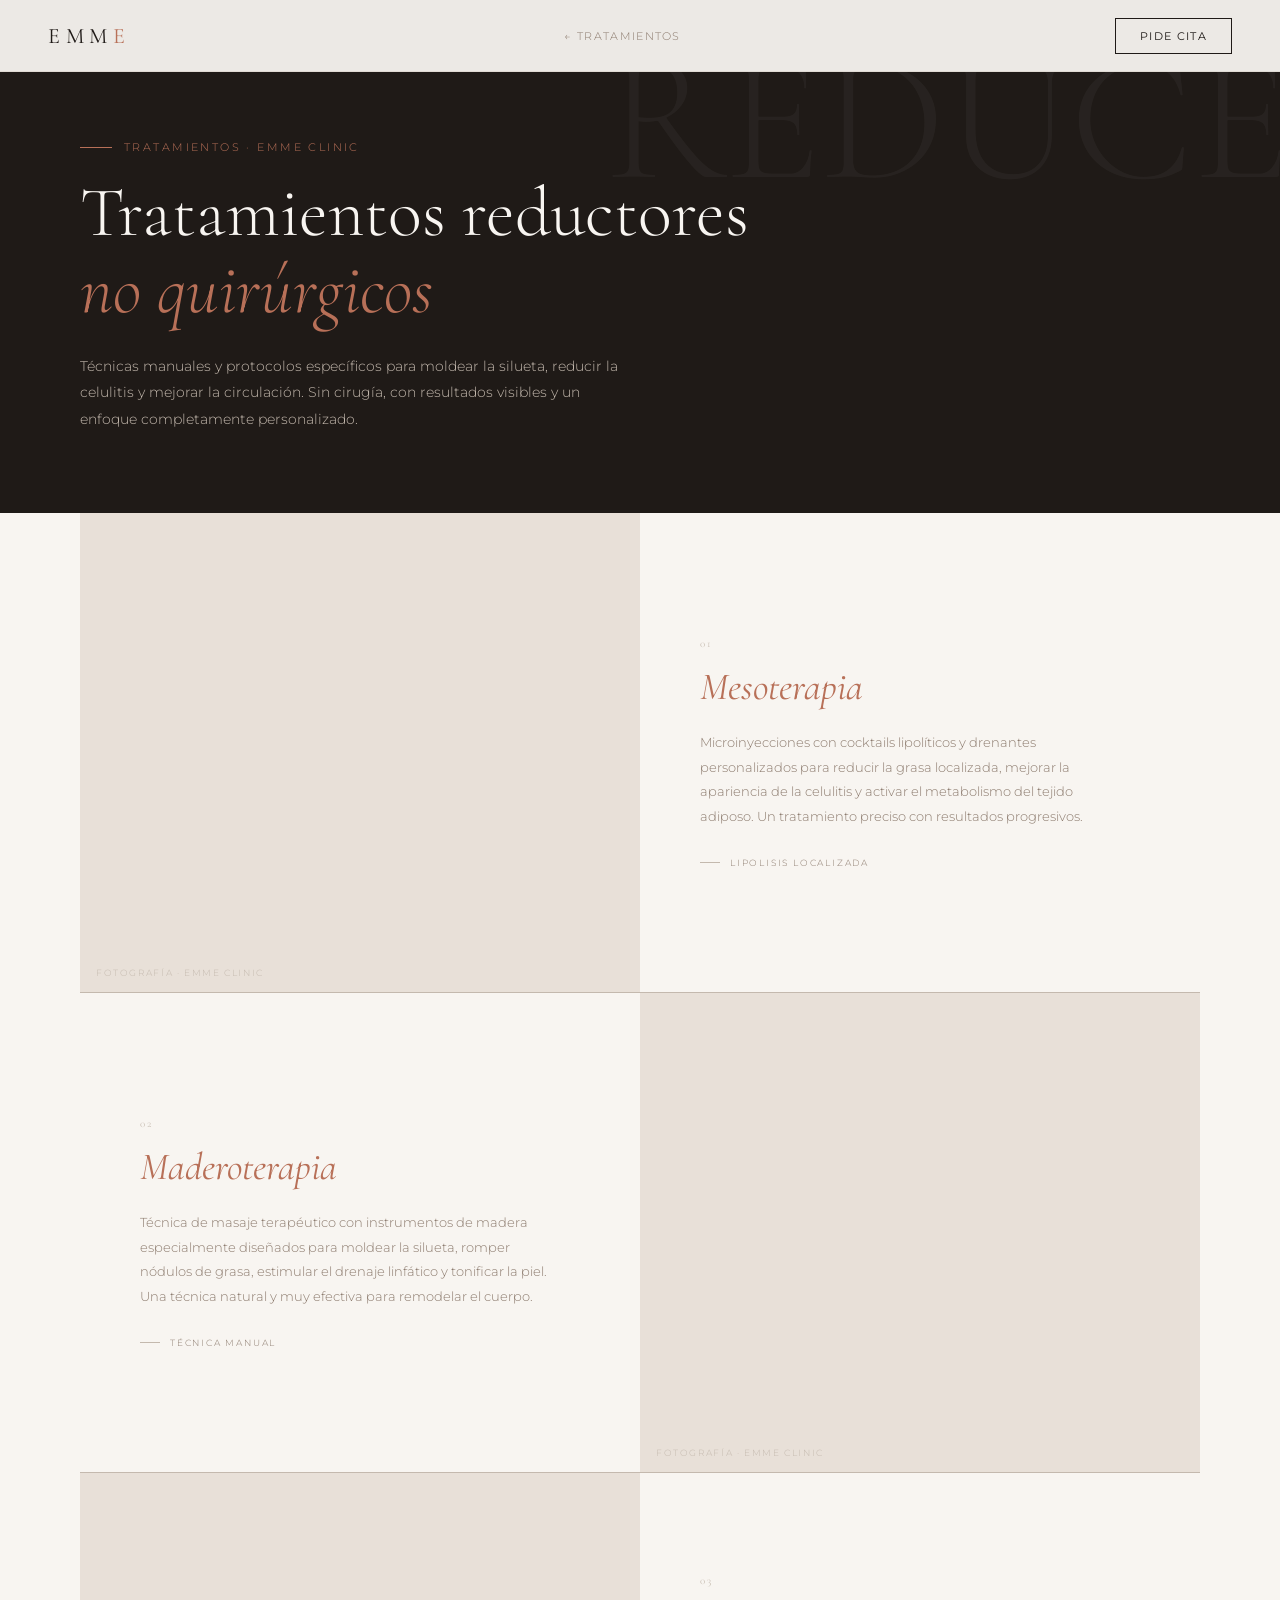
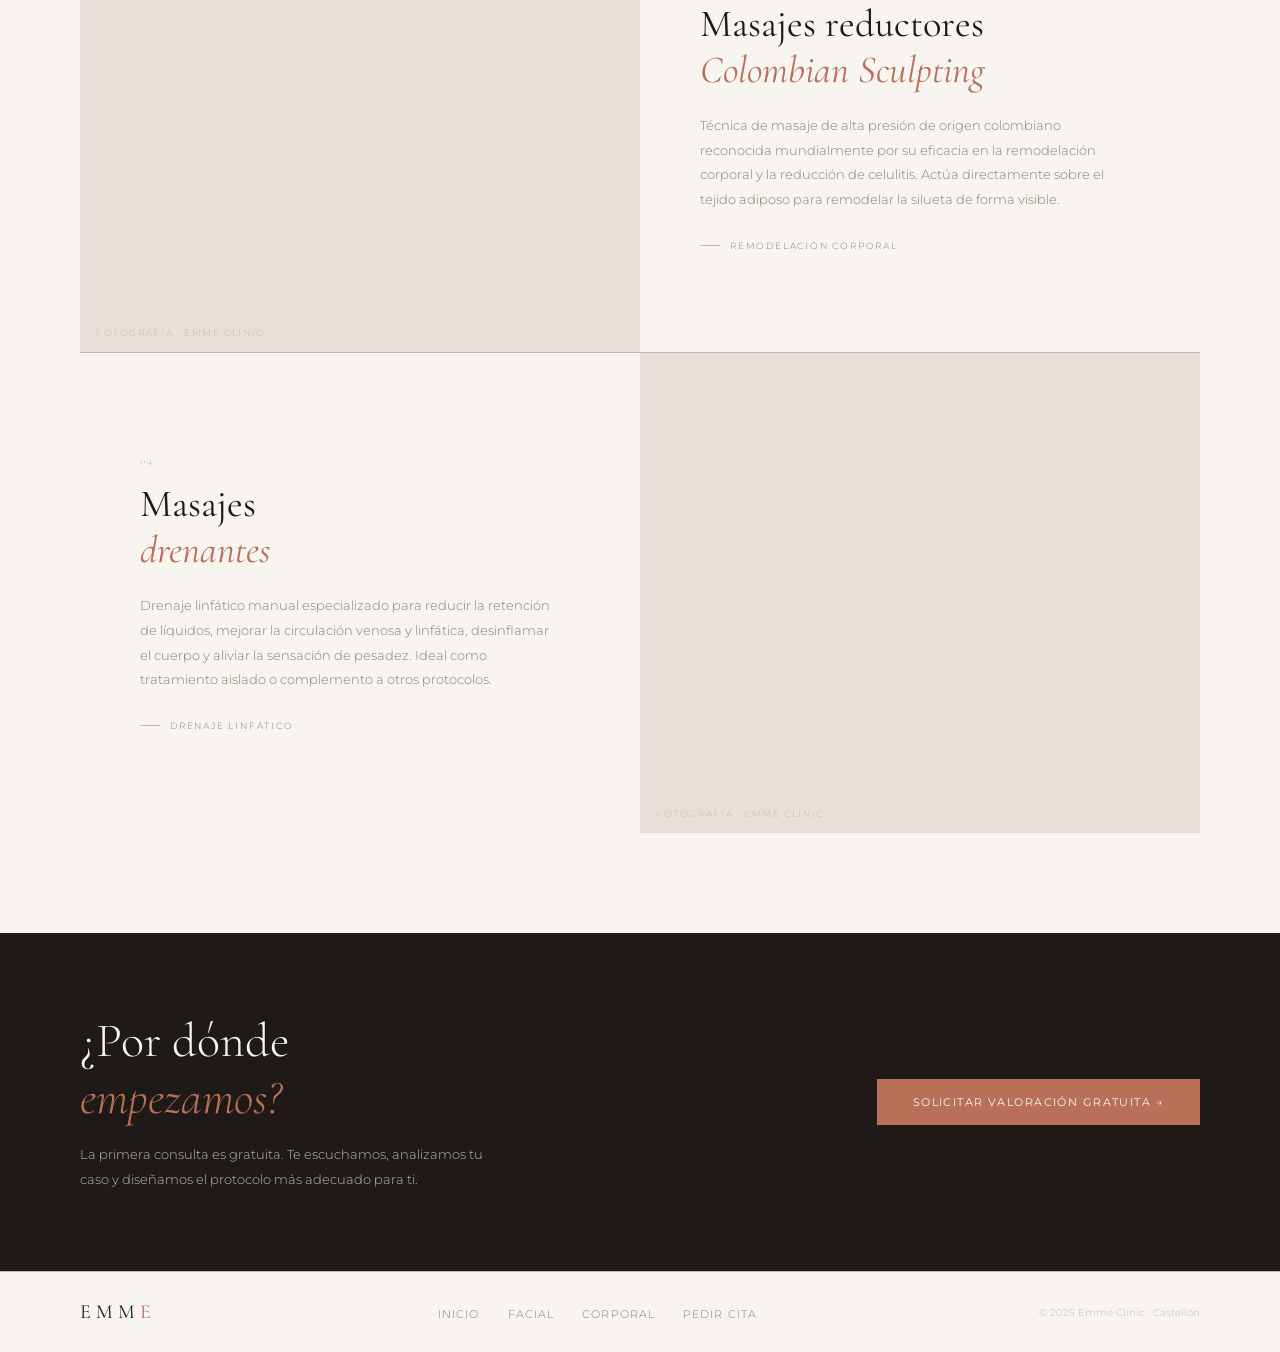
<file: tratamientos/reductores.html>
<!DOCTYPE html>
<html lang="es">
<head>
<meta charset="UTF-8">
<meta name="viewport" content="width=device-width, initial-scale=1.0">
<title>Tratamientos Reductores No Quirúrgicos — Emme Clinic Castellón</title>
<meta name="description" content="Mesoterapia, maderoterapia, masajes reductores y drenantes. Tratamientos reductores no quirúrgicos en Emme Clinic, Castellón. Primera consulta gratuita.">
<link href="https://fonts.googleapis.com/css2?family=Cormorant+Garamond:ital,wght@0,300;0,400;0,500;1,300;1,400&family=Montserrat:wght@300;400;500;600&display=swap" rel="stylesheet">
<style>
  :root {
    --crema: #F8F5F1; --marfil: #E8E0D8; --arena: #C4B9AE;
    --topo: #8C7B6E; --salvia: #8A9E8C; --burdeos: #7A4A38;
    --carbon: #1F1A17; --blanco: #F8F5F1; --gold: #B87058;
    --font-display: 'Cormorant Garamond', serif;
    --font-body: 'Montserrat', sans-serif;
  }
  *, *::before, *::after { margin: 0; padding: 0; box-sizing: border-box; }
  html { scroll-behavior: smooth; }
  body { background: var(--blanco); color: var(--carbon); font-family: var(--font-body); font-weight: 300; overflow-x: hidden; }

  nav {
    position: fixed; top: 0; left: 0; right: 0; z-index: 100;
    display: flex; align-items: center; justify-content: space-between;
    padding: 0 48px; height: 72px;
    background: rgba(248,245,241,0.95); backdrop-filter: blur(12px);
    border-bottom: 0.5px solid rgba(196,185,174,0.3);
  }
  .nav-logo { font-family: var(--font-display); font-size: 22px; font-weight: 400; letter-spacing: 0.25em; color: var(--carbon); text-decoration: none; }
  .nav-logo span { color: var(--gold); }
  .nav-back { font-size: 11px; letter-spacing: 0.12em; text-transform: uppercase; color: var(--topo); text-decoration: none; transition: color .25s; }
  .nav-back:hover { color: var(--carbon); }
  .nav-cta { font-size: 11px; letter-spacing: 0.12em; text-transform: uppercase; padding: 10px 24px; border: 0.5px solid var(--carbon); background: transparent; color: var(--carbon); font-family: var(--font-body); font-weight: 400; transition: all .25s; text-decoration: none; }
  .nav-cta:hover { background: var(--carbon); color: var(--blanco); }

  .trat-hero {
    padding: 140px 80px 80px; background: var(--carbon); color: var(--crema);
    position: relative; overflow: hidden;
  }
  .trat-hero::before {
    content: 'REDUCE'; position: absolute; right: -10px; top: 30px;
    font-family: var(--font-display); font-size: 180px; font-weight: 300;
    color: rgba(255,255,255,0.04); line-height: 1; pointer-events: none;
  }
  .trat-hero-label { font-size: 11px; letter-spacing: 0.22em; text-transform: uppercase; color: var(--gold); margin-bottom: 20px; display: flex; align-items: center; gap: 12px; }
  .trat-hero-label::before { content: ''; display: block; width: 32px; height: 0.5px; background: var(--gold); }
  .trat-hero h1 { font-family: var(--font-display); font-size: clamp(40px, 5.5vw, 72px); font-weight: 300; line-height: 1.1; margin-bottom: 24px; }
  .trat-hero h1 em { font-style: italic; color: var(--gold); }
  .trat-hero-sub { font-size: 14px; color: var(--arena); line-height: 1.9; max-width: 560px; }

  .servicios-section { padding: 0 80px 100px; }

  .servicio {
    display: grid; grid-template-columns: 1fr 1fr;
    min-height: 480px; border-bottom: 0.5px solid var(--arena);
  }
  .servicio:last-child { border-bottom: none; }
  .servicio:nth-child(even) { direction: rtl; }
  .servicio:nth-child(even) > * { direction: ltr; }

  .servicio-img { background: var(--marfil); min-height: 420px; position: relative; overflow: hidden; }
  .servicio-img-inner { position: absolute; inset: 0; background-size: cover; background-position: center; transition: transform .6s ease; }
  .servicio:hover .servicio-img-inner { transform: scale(1.04); }
  .servicio-img-label { position: absolute; bottom: 14px; left: 16px; font-size: 9px; letter-spacing: 0.18em; text-transform: uppercase; color: var(--arena); }

  .servicio-info { padding: 64px 60px; display: flex; flex-direction: column; justify-content: center; background: var(--crema); }
  .servicio-num { font-size: 11px; letter-spacing: 0.22em; color: var(--arena); margin-bottom: 14px; font-family: var(--font-display); }
  .servicio-name { font-family: var(--font-display); font-size: clamp(26px, 3vw, 40px); font-weight: 400; color: var(--carbon); line-height: 1.2; margin-bottom: 20px; }
  .servicio-name em { font-style: italic; color: var(--gold); }
  .servicio-desc { font-size: 13px; color: var(--topo); line-height: 1.9; font-weight: 300; margin-bottom: 28px; max-width: 420px; }
  .servicio-tag { display: inline-flex; align-items: center; gap: 10px; font-size: 9px; letter-spacing: 0.2em; text-transform: uppercase; color: var(--topo); }
  .servicio-tag::before { content: ''; display: block; width: 20px; height: 0.5px; background: var(--arena); }

  .cta-section { display: flex; justify-content: space-between; align-items: center; padding: 80px; background: var(--carbon); gap: 40px; }
  .cta-section h2 { font-family: var(--font-display); font-size: clamp(28px, 4vw, 48px); font-weight: 300; color: var(--crema); line-height: 1.2; }
  .cta-section h2 em { font-style: italic; color: var(--gold); }
  .cta-section p { font-size: 13px; color: var(--arena); line-height: 1.9; margin-top: 14px; max-width: 420px; }
  .btn-primary { font-size: 11px; letter-spacing: 0.13em; text-transform: uppercase; padding: 16px 36px; background: var(--gold); color: var(--blanco); border: none; cursor: pointer; font-family: var(--font-body); font-weight: 400; transition: all .3s; text-decoration: none; display: inline-block; white-space: nowrap; }
  .btn-primary:hover { background: var(--blanco); color: var(--carbon); }

  footer { display: flex; justify-content: space-between; align-items: center; padding: 28px 80px; background: var(--crema); border-top: 0.5px solid var(--arena); }
  .footer-logo { font-family: var(--font-display); font-size: 20px; font-weight: 400; letter-spacing: 0.25em; color: var(--carbon); text-decoration: none; }
  .footer-logo span { color: var(--gold); }
  .footer-links { display: flex; gap: 28px; list-style: none; }
  .footer-links a { font-size: 11px; letter-spacing: 0.1em; text-transform: uppercase; color: var(--topo); text-decoration: none; transition: color .25s; }
  .footer-links a:hover { color: var(--carbon); }
  .footer-copy { font-size: 10px; color: var(--arena); }

  @media (max-width: 900px) {
    nav { padding: 0 20px; }
    .trat-hero { padding: 110px 24px 52px; }
    .trat-hero::before { font-size: 80px; top: 80px; }
    .servicios-section { padding: 0 0 60px; }
    .servicio { grid-template-columns: 1fr; direction: ltr !important; }
    .servicio:nth-child(even) { direction: ltr; }
    .servicio-img { min-height: 240px; }
    .servicio-info { padding: 36px 24px; }
    .servicio-desc { max-width: 100%; }
    .cta-section { flex-direction: column; padding: 52px 24px; align-items: flex-start; gap: 28px; }
    .cta-section .btn-primary { width: 100%; text-align: center; padding: 16px 24px; }
    footer { flex-direction: column; gap: 20px; padding: 32px 20px; text-align: center; }
    .footer-links { flex-wrap: wrap; justify-content: center; gap: 14px; }
  }
</style>
</head>
<body>

<nav>
  <a href="../index.html" class="nav-logo">EMM<span>E</span></a>
  <a href="../index.html#tratamientos" class="nav-back">← Tratamientos</a>
  <a href="../index.html#reserva" class="nav-cta">Pide cita</a>
</nav>

<section class="trat-hero">
  <p class="trat-hero-label">Tratamientos · Emme Clinic</p>
  <h1>Tratamientos reductores<br><em>no quirúrgicos</em></h1>
  <p class="trat-hero-sub">Técnicas manuales y protocolos específicos para moldear la silueta, reducir la celulitis y mejorar la circulación. Sin cirugía, con resultados visibles y un enfoque completamente personalizado.</p>
</section>

<section class="servicios-section">

  <div class="servicio">
    <div class="servicio-img">
      <div class="servicio-img-inner"></div>
      <span class="servicio-img-label">Fotografía · Emme Clinic</span>
    </div>
    <div class="servicio-info">
      <span class="servicio-num">01</span>
      <h2 class="servicio-name"><em>Mesoterapia</em></h2>
      <p class="servicio-desc">Microinyecciones con cocktails lipolíticos y drenantes personalizados para reducir la grasa localizada, mejorar la apariencia de la celulitis y activar el metabolismo del tejido adiposo. Un tratamiento preciso con resultados progresivos.</p>
      <span class="servicio-tag">Lipolisis localizada</span>
    </div>
  </div>

  <div class="servicio">
    <div class="servicio-img">
      <div class="servicio-img-inner"></div>
      <span class="servicio-img-label">Fotografía · Emme Clinic</span>
    </div>
    <div class="servicio-info">
      <span class="servicio-num">02</span>
      <h2 class="servicio-name"><em>Maderoterapia</em></h2>
      <p class="servicio-desc">Técnica de masaje terapéutico con instrumentos de madera especialmente diseñados para moldear la silueta, romper nódulos de grasa, estimular el drenaje linfático y tonificar la piel. Una técnica natural y muy efectiva para remodelar el cuerpo.</p>
      <span class="servicio-tag">Técnica manual</span>
    </div>
  </div>

  <div class="servicio">
    <div class="servicio-img">
      <div class="servicio-img-inner"></div>
      <span class="servicio-img-label">Fotografía · Emme Clinic</span>
    </div>
    <div class="servicio-info">
      <span class="servicio-num">03</span>
      <h2 class="servicio-name">Masajes reductores<br><em>Colombian Sculpting</em></h2>
      <p class="servicio-desc">Técnica de masaje de alta presión de origen colombiano reconocida mundialmente por su eficacia en la remodelación corporal y la reducción de celulitis. Actúa directamente sobre el tejido adiposo para remodelar la silueta de forma visible.</p>
      <span class="servicio-tag">Remodelación corporal</span>
    </div>
  </div>

  <div class="servicio">
    <div class="servicio-img">
      <div class="servicio-img-inner"></div>
      <span class="servicio-img-label">Fotografía · Emme Clinic</span>
    </div>
    <div class="servicio-info">
      <span class="servicio-num">04</span>
      <h2 class="servicio-name">Masajes<br><em>drenantes</em></h2>
      <p class="servicio-desc">Drenaje linfático manual especializado para reducir la retención de líquidos, mejorar la circulación venosa y linfática, desinflamar el cuerpo y aliviar la sensación de pesadez. Ideal como tratamiento aislado o complemento a otros protocolos.</p>
      <span class="servicio-tag">Drenaje linfático</span>
    </div>
  </div>

</section>

<section class="cta-section">
  <div>
    <h2>¿Por dónde<br><em>empezamos?</em></h2>
    <p>La primera consulta es gratuita. Te escuchamos, analizamos tu caso y diseñamos el protocolo más adecuado para ti.</p>
  </div>
  <a href="../index.html#reserva" class="btn-primary">Solicitar valoración gratuita →</a>
</section>

<footer>
  <a href="../index.html" class="footer-logo">EMM<span>E</span></a>
  <ul class="footer-links">
    <li><a href="../index.html">Inicio</a></li>
    <li><a href="facial.html">Facial</a></li>
    <li><a href="corporal.html">Corporal</a></li>
    <li><a href="../index.html#reserva">Pedir cita</a></li>
  </ul>
  <span class="footer-copy">© 2025 Emme Clinic · Castellón</span>
</footer>

</body>
</html>
</file>
<file: css/shared.css>
/* ═══════════════════════════════════════════
   EMME CLINIC — Estilos compartidos
   Usar en todas las páginas del sitio
═══════════════════════════════════════════ */

@import url('https://fonts.googleapis.com/css2?family=Cormorant+Garamond:ital,wght@0,300;0,400;0,500;1,300;1,400&family=Montserrat:wght@300;400;500;600&display=swap');

:root {
  --crema:   #F7F3EE;
  --marfil:  #EDE8E0;
  --arena:   #D9C9B8;
  --topo:    #A89585;
  --salvia:  #8A9E8C;
  --burdeos: #7A3F3F;
  --carbon:  #1E1A18;
  --blanco:  #FDFAF7;
  --gold:    #B8956A;
  --font-display: 'Cormorant Garamond', serif;
  --font-body:    'Montserrat', sans-serif;
}

*, *::before, *::after { margin: 0; padding: 0; box-sizing: border-box; }
html { scroll-behavior: smooth; }
body {
  background: var(--blanco);
  color: var(--carbon);
  font-family: var(--font-body);
  font-weight: 300;
  overflow-x: hidden;
}

/* ─── NAV ─── */
nav.main-nav {
  position: fixed; top: 0; left: 0; right: 0; z-index: 100;
  display: flex; align-items: center; justify-content: space-between;
  padding: 0 48px;
  height: 72px;
  background: rgba(253,250,247,0.92);
  backdrop-filter: blur(12px);
  border-bottom: 0.5px solid rgba(168,149,133,0.2);
}
.nav-logo {
  font-family: var(--font-display);
  font-size: 22px; font-weight: 400; letter-spacing: 0.25em;
  color: var(--carbon); text-decoration: none;
}
.nav-logo span { color: var(--gold); }
.nav-links { display: flex; gap: 36px; list-style: none; }
.nav-links a {
  font-size: 11px; letter-spacing: 0.14em; text-transform: uppercase;
  color: var(--topo); text-decoration: none; font-weight: 400; transition: color .25s;
}
.nav-links a:hover, .nav-links a.active { color: var(--carbon); }
.nav-cta {
  font-size: 11px; letter-spacing: 0.12em; text-transform: uppercase;
  padding: 10px 24px; border: 0.5px solid var(--carbon);
  background: transparent; color: var(--carbon); cursor: pointer;
  font-family: var(--font-body); font-weight: 400;
  transition: all .25s; text-decoration: none;
}
.nav-cta:hover { background: var(--carbon); color: var(--blanco); }

/* Hamburger */
.nav-hamburger {
  display: none; flex-direction: column; gap: 5px;
  cursor: pointer; background: none; border: none; padding: 8px;
}
.nav-hamburger span { display: block; width: 22px; height: 1px; background: var(--carbon); transition: all .3s; }
.nav-hamburger.open span:nth-child(1) { transform: translateY(6px) rotate(45deg); }
.nav-hamburger.open span:nth-child(2) { opacity: 0; }
.nav-hamburger.open span:nth-child(3) { transform: translateY(-6px) rotate(-45deg); }

.nav-mobile {
  display: none; position: fixed; top: 72px; left: 0; right: 0;
  background: rgba(253,250,247,0.97); backdrop-filter: blur(16px);
  padding: 16px 24px 24px; border-bottom: 0.5px solid rgba(168,149,133,0.2);
  z-index: 99; flex-direction: column; gap: 0;
}
.nav-mobile.open { display: flex; }
.nav-mobile a {
  font-size: 12px; letter-spacing: 0.14em; text-transform: uppercase;
  color: var(--topo); text-decoration: none; font-weight: 400;
  padding: 14px 0; border-bottom: 0.5px solid rgba(168,149,133,0.15); transition: color .25s;
}
.nav-mobile a:last-child { border-bottom: none; color: var(--carbon); font-weight: 500; }
.nav-mobile a:hover { color: var(--carbon); }

/* ─── BOTONES ─── */
.btn-primary {
  font-size: 11px; letter-spacing: 0.13em; text-transform: uppercase;
  padding: 14px 32px; background: var(--carbon); color: var(--blanco);
  border: none; cursor: pointer; font-family: var(--font-body);
  font-weight: 400; transition: all .3s; text-decoration: none; display: inline-block;
}
.btn-primary:hover { background: var(--burdeos); }
.btn-ghost {
  font-size: 11px; letter-spacing: 0.13em; text-transform: uppercase;
  padding: 14px 28px; background: transparent; color: var(--carbon);
  border: 0.5px solid rgba(30,26,24,0.35); cursor: pointer;
  font-family: var(--font-body); font-weight: 400;
  transition: all .3s; text-decoration: none; display: inline-block;
}
.btn-ghost:hover { border-color: var(--carbon); }
.btn-gold {
  font-size: 11px; letter-spacing: 0.13em; text-transform: uppercase;
  padding: 14px 32px; background: var(--gold); color: var(--blanco);
  border: none; cursor: pointer; font-family: var(--font-body);
  font-weight: 400; transition: all .3s; text-decoration: none; display: inline-block;
}
.btn-gold:hover { background: #C9A06D; }

/* ─── ETIQUETAS / TÍTULOS ─── */
.label-tag {
  font-size: 10px; letter-spacing: 0.22em; text-transform: uppercase;
  color: var(--salvia); margin-bottom: 20px;
  display: flex; align-items: center; gap: 10px;
}
.label-tag::before { content: ''; display: block; width: 24px; height: 0.5px; background: var(--salvia); }
.section-title {
  font-family: var(--font-display); font-size: clamp(34px, 4vw, 54px);
  font-weight: 300; line-height: 1.15; color: var(--carbon); margin-bottom: 16px;
}
.section-title em { font-style: italic; color: var(--gold); }
.section-sub {
  font-size: 13px; color: var(--topo); line-height: 1.9; max-width: 520px;
  margin-bottom: 56px; font-weight: 300;
}

/* ─── BREADCRUMB ─── */
.breadcrumb {
  font-size: 10px; letter-spacing: 0.12em; text-transform: uppercase;
  color: var(--topo); display: flex; align-items: center; gap: 8px;
  margin-bottom: 32px;
}
.breadcrumb a { color: var(--topo); text-decoration: none; transition: color .2s; }
.breadcrumb a:hover { color: var(--carbon); }
.breadcrumb span { color: var(--arena); }

/* ─── FOOTER ─── */
footer.main-footer {
  background: #141210;
  padding: 64px 80px 40px;
}
.footer-grid {
  display: grid; grid-template-columns: 2fr 1fr 1fr 1fr;
  gap: 48px; margin-bottom: 56px;
}
.footer-logo {
  font-family: var(--font-display); font-size: 26px; font-weight: 300;
  letter-spacing: 0.2em; color: var(--crema); margin-bottom: 16px; display: block;
}
.footer-logo span { color: var(--gold); }
.footer-desc { font-size: 12px; color: var(--topo); line-height: 1.8; font-weight: 300; max-width: 240px; }
.footer-col h5 {
  font-size: 9px; letter-spacing: 0.2em; text-transform: uppercase;
  color: var(--topo); margin-bottom: 20px; font-weight: 500;
}
.footer-col ul { list-style: none; display: flex; flex-direction: column; gap: 10px; }
.footer-col a {
  font-size: 12px; color: rgba(237,232,224,0.55); text-decoration: none;
  font-weight: 300; transition: color .25s;
}
.footer-col a:hover { color: var(--crema); }
.footer-bottom {
  border-top: 0.5px solid rgba(168,149,133,0.15);
  padding-top: 28px; display: flex; justify-content: space-between; align-items: center;
}
.footer-copy { font-size: 11px; color: var(--topo); font-weight: 300; letter-spacing: 0.05em; }
.footer-social { display: flex; gap: 16px; }
.social-link {
  width: 32px; height: 32px; border-radius: 50%;
  border: 0.5px solid rgba(168,149,133,0.25);
  display: flex; align-items: center; justify-content: center;
  font-size: 12px; color: var(--topo); text-decoration: none; transition: all .25s;
}
.social-link:hover { border-color: var(--gold); color: var(--gold); }

/* ─── WHATSAPP ─── */
.wa-float {
  position: fixed; bottom: 28px; right: 28px; z-index: 200;
  width: 52px; height: 52px; border-radius: 50%;
  background: #25D366; color: white;
  display: flex; align-items: center; justify-content: center;
  font-size: 22px; cursor: pointer;
  box-shadow: 0 8px 24px rgba(37,211,102,0.35);
  transition: all .3s; text-decoration: none;
}
.wa-float:hover { transform: scale(1.1); }

/* ─── CTA STRIP (fondo carbón) ─── */
.cta-strip {
  padding: 80px;
  background: var(--carbon); color: var(--crema);
  display: grid; grid-template-columns: 1fr auto;
  gap: 48px; align-items: center;
}
.cta-strip-title {
  font-family: var(--font-display); font-size: clamp(28px, 3.5vw, 44px);
  font-weight: 300; line-height: 1.2;
}
.cta-strip-title em { font-style: italic; color: var(--gold); }
.cta-strip-sub { font-size: 13px; color: var(--arena); margin-top: 12px; font-weight: 300; line-height: 1.8; }

/* ─── RESPONSIVE ─── */
@media (max-width: 900px) {
  nav.main-nav { padding: 0 24px; }
  .nav-links, .nav-cta { display: none; }
  .nav-hamburger { display: flex; }

  footer.main-footer { padding: 48px 24px 32px; }
  .footer-grid { grid-template-columns: 1fr 1fr; gap: 32px; }
  .footer-bottom { flex-direction: column; gap: 16px; text-align: center; }

  .cta-strip { padding: 56px 24px; grid-template-columns: 1fr; }
}
@media (max-width: 540px) {
  .footer-grid { grid-template-columns: 1fr; }
}
</file>
